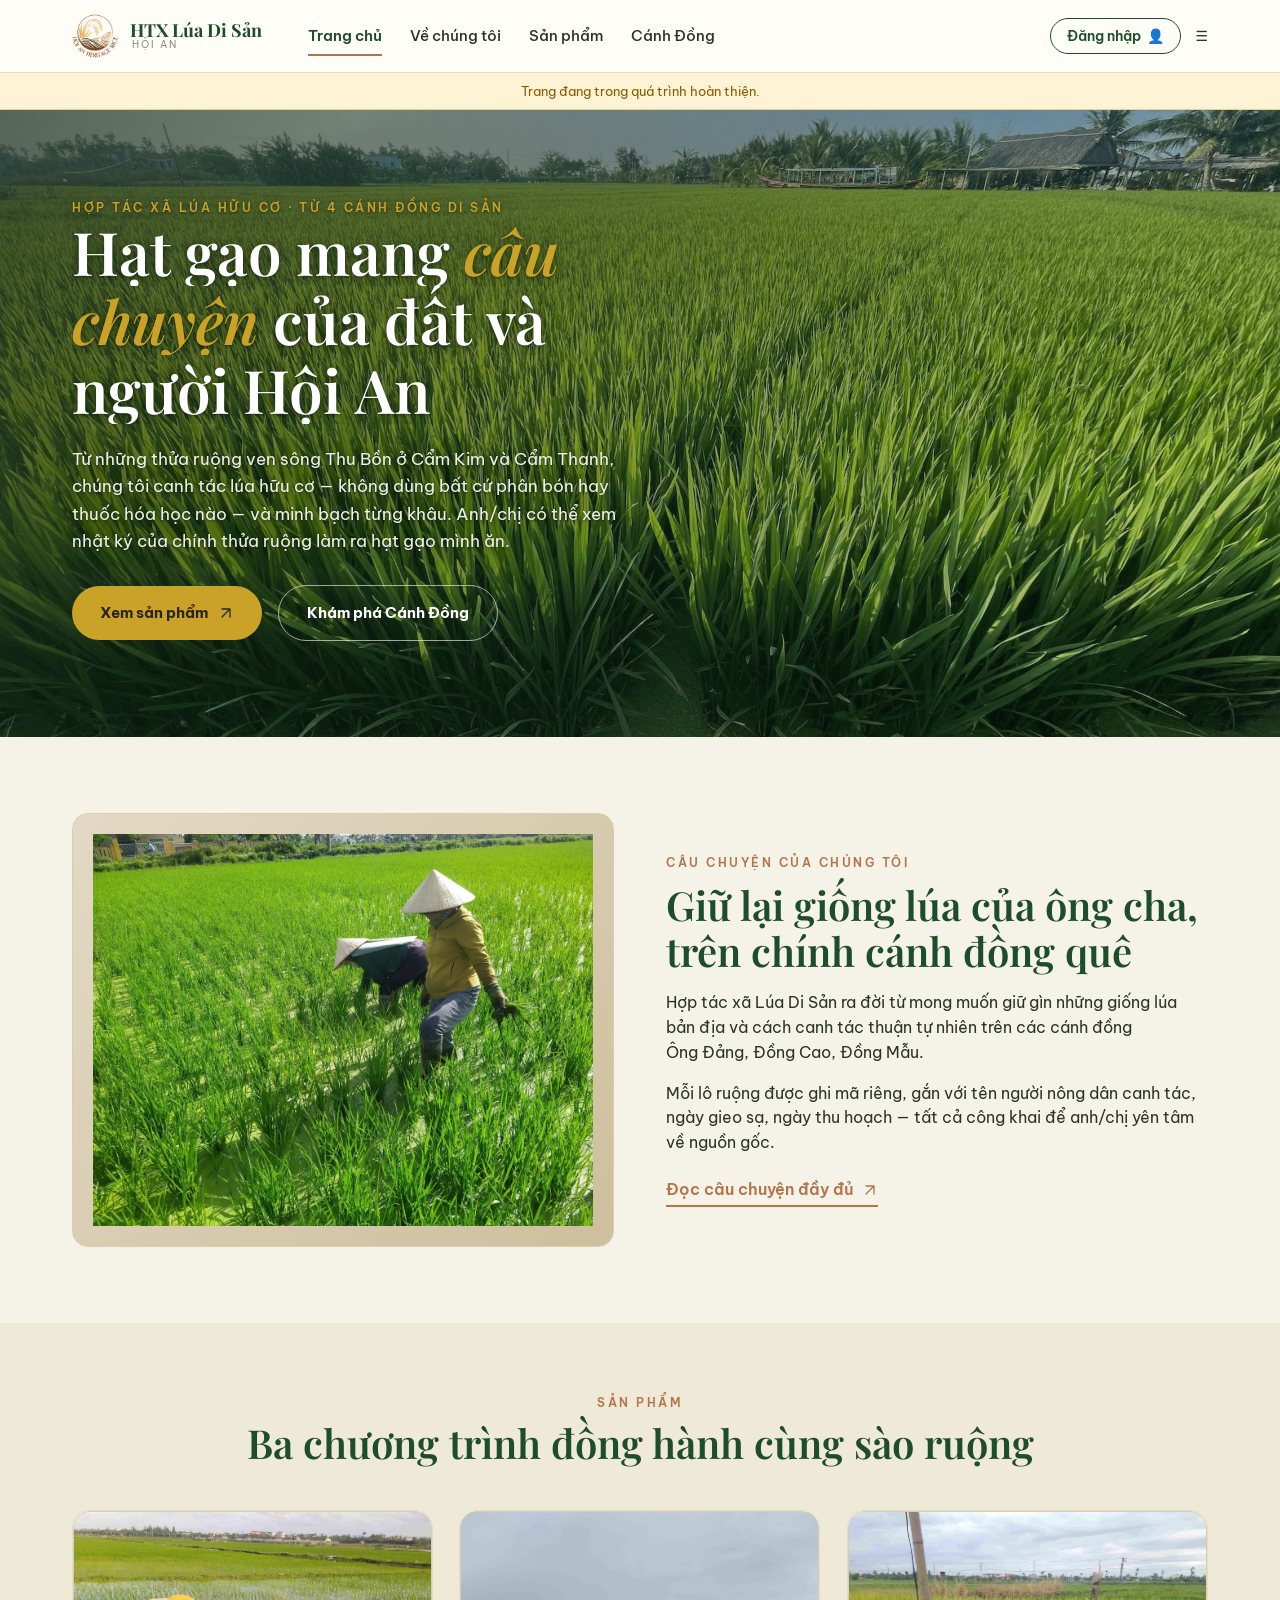
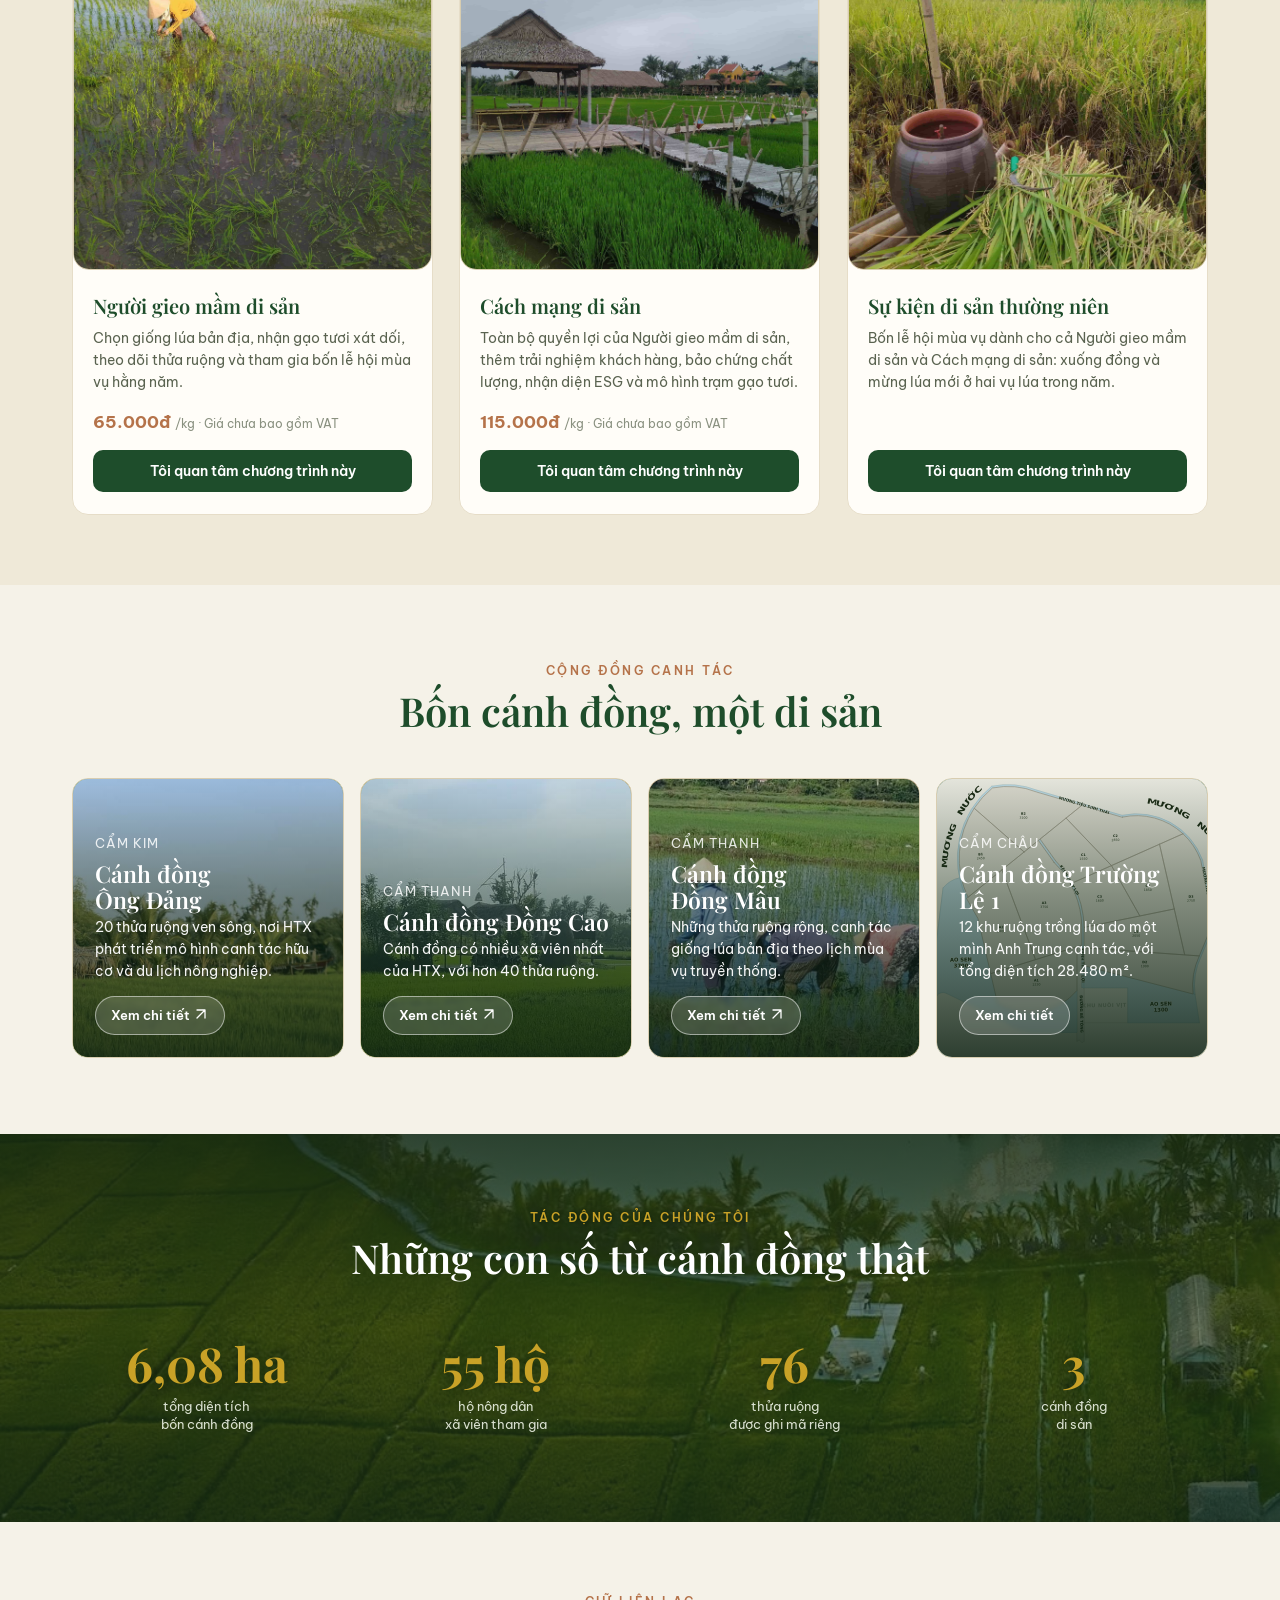
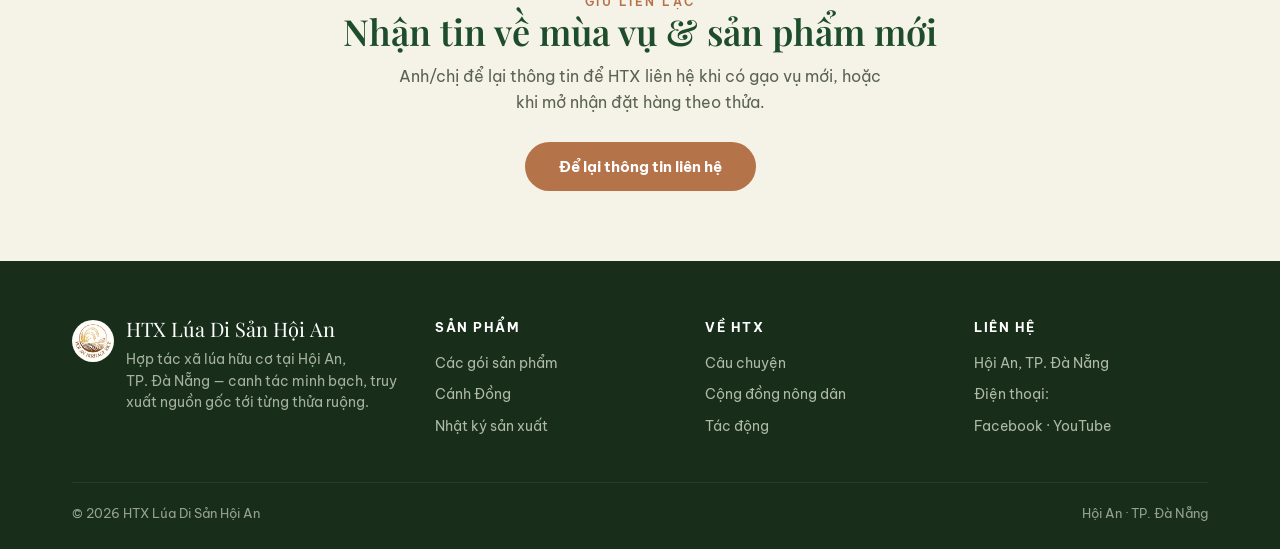
<file: index.html>
<!DOCTYPE html>
<html lang="vi">
<head>
<meta charset="UTF-8">
<meta name="viewport" content="width=device-width, initial-scale=1.0">
<title>HTX Lúa Di Sản Hội An — Gạo hữu cơ, truy xuất từng thửa ruộng</title>
<link rel="preconnect" href="https://fonts.googleapis.com/">
<link rel="preconnect" href="https://fonts.gstatic.com/" crossorigin>
<link href="https://fonts.googleapis.com/css2?family=Be+Vietnam+Pro:wght@400;500;600;700&family=Playfair+Display:ital,wght@0,500;0,600;0,700;1,500&display=swap" rel="stylesheet">
<style>
/* ============================================================
   BẢN NHÁP TRANG CHỦ — bố cục học theo lotusfoods.com,
   màu & font & chữ chỉnh riêng cho HTX Lúa Di Sản Hội An.
   Ảnh/chữ đều là nội dung MẪU — anh thay bằng nội dung thật.
   Khi chốt, phần CSS này sẽ dời vào css/chung.css.
   ============================================================ */
:root{
  --nen:#f5f2e8;        /* nền giấy dó */
  --nen-2:#efe9d8;      /* nền phụ nhạt hơn */
  --muc:#2b3524;        /* mực — chữ chính */
  --xanh-dam:#1e4d2b;   /* xanh lá đậm — header/footer (đồng bộ bản đồ) */
  --xanh-la:#6f9e4b;    /* xanh lá tươi */
  --xanh-rong:#8bc34a;
  --dat:#e3d9c4;        /* đất */
  --dat-som:#b5734a;    /* terracotta — nhấn */
  --vang:#c9a227;       /* vàng lúa — nhấn phụ */
  --trang:#fffdf8;
  --xam:#8a9180;
}
*{box-sizing:border-box;margin:0;padding:0}
html{scroll-behavior:smooth}
body{font-family:'Be Vietnam Pro',system-ui,sans-serif;background:var(--nen);color:var(--muc);line-height:1.6;-webkit-font-smoothing:antialiased}
h1,h2,h3{font-family:'Playfair Display',Georgia,serif;font-weight:600;line-height:1.15;color:var(--xanh-dam)}
a{color:inherit;text-decoration:none}
img{max-width:100%;display:block}
.wrap{max-width:1180px;margin:0 auto;padding:0 22px}
.eyebrow{font-size:12px;font-weight:600;letter-spacing:2.5px;text-transform:uppercase;color:var(--dat-som)}

/* ---- thanh thông báo trên cùng ---- */
.ttopbar{background:var(--xanh-dam);color:#f3ede0;font-size:12.5px;text-align:center;padding:7px 16px;letter-spacing:.4px}
.topbar b{color:var(--vang)}

/* ---- header / nav ---- */
header{position:sticky;top:0;z-index:40;background:var(--trang);border-bottom:1px solid #e4dcc8}
.nav{display:flex;align-items:center;gap:20px;height:72px}
.brand{display:flex;align-items:center;gap:12px}
.brand .logo{width:46px;height:46px;flex:none;object-fit:contain;transition:transform .35s cubic-bezier(.34,1.3,.64,1)}
.brand:hover .logo{transform:rotate(-6deg) scale(1.06)}
.brand .bname{font-family:'Playfair Display',serif;font-weight:700;font-size:18px;color:var(--xanh-dam);line-height:1.05}
.brand .bname small{display:block;font-family:'Be Vietnam Pro',sans-serif;font-weight:400;font-size:10px;letter-spacing:2px;text-transform:uppercase;color:var(--xam);
  /* Chữ H của Playfair có đệm trái rộng hơn của Be Vietnam Pro. Cùng căn
     trái nhưng nhìn lệch, nên đẩy dòng dưới sang phải 2px cho thẳng mắt. */
  padding-left:2px}
.nav .menu{display:flex;gap:28px;margin-left:26px;flex:1}
.nav .menu a{font-size:14.5px;font-weight:500;padding:6px 0;position:relative;color:var(--muc)}
.nav .menu a::after{content:"";position:absolute;left:0;right:100%;bottom:-2px;height:2px;background:var(--dat-som);transition:right .25s}
.nav .menu a:hover{color:var(--xanh-dam)}
.nav .menu a:hover::after,.nav .menu a.active::after{right:0}
.nav .menu a.active{color:var(--xanh-dam);font-weight:600}
.nav .acts{display:flex;align-items:center;gap:14px}
.nav .acts button,.nav .acts a.icon{background:none;border:none;cursor:pointer;font-family:inherit;font-size:14px;color:var(--muc);display:flex;align-items:center;gap:6px}
.nav .acts .dangnhap{border:1.5px solid var(--xanh-dam);color:var(--xanh-dam);border-radius:22px;padding:8px 16px;font-weight:600}
.nav .acts .dangnhap:hover{background:var(--xanh-dam);color:#fff}
.gio{position:relative}
.gio .dem{position:absolute;top:-8px;right:-10px;background:var(--dat-som);color:#fff;font-size:10px;font-weight:700;min-width:17px;height:17px;border-radius:9px;display:flex;align-items:center;justify-content:center;padding:0 4px}
.burger{display:none;background:none;border:none;font-size:24px;color:var(--xanh-dam);cursor:pointer}

/* ---- hero ---- */
.hero{position:relative;background:
   linear-gradient(120deg,rgba(30,77,43,.86),rgba(30,77,43,.35)),
   repeating-linear-gradient(115deg,#3c6b3a 0 3px,#437043 3px 26px);
   color:#fff;overflow:hidden}
.hero .wrap{padding:88px 22px 96px;position:relative;z-index:2}
.hero h1{color:#fff;font-size:clamp(34px,5.4vw,60px);max-width:16ch}
.hero h1 em{font-style:italic;color:var(--vang)}
.hero p{max-width:52ch;margin:22px 0 30px;font-size:17px;color:#eef3e6}
.hero .cta{display:inline-flex;align-items:center;gap:10px;background:var(--vang);color:#2b2410;font-weight:700;padding:15px 28px;border-radius:30px;font-size:15px;transition:transform .15s,background .2s}
.hero .cta:hover{transform:translateY(-2px);background:#dcb42f}
.hero .cta.phu{background:transparent;color:#fff;border:1.6px solid rgba(255,255,255,.6);margin-left:12px}
.hero .cta.phu:hover{background:rgba(255,255,255,.12)}

/* ---- dải mẫu nhắc nhở ---- */
.mau-banner{background:#fff3d6;border-bottom:1px solid #e6cf94;color:#8a5a00;font-size:12.5px;text-align:center;padding:8px 16px}

/* ---- câu chuyện ---- */
.chuyen{padding:76px 0}
.chuyen .grid{display:grid;grid-template-columns:1fr 1fr;gap:52px;align-items:center}
.chuyen .anh{aspect-ratio:5/4;border-radius:16px;background:
   linear-gradient(135deg,var(--dat) 0%,#cdbf9d 100%);
   display:flex;align-items:center;justify-content:center;color:#9a8a63;font-size:14px;text-align:center;padding:20px;border:1px solid #d8cdb0}
.chuyen h2{font-size:clamp(28px,3.6vw,40px);margin:10px 0 16px}
.chuyen p{margin-bottom:16px;font-size:15.5px}
.chuyen .doc-them{display:inline-flex;align-items:center;gap:8px;margin-top:6px;font-weight:600;color:var(--dat-som);border-bottom:2px solid var(--dat-som);padding-bottom:2px}

/* ---- sản phẩm nổi bật ---- */
.sanpham{padding:70px 0;background:var(--nen-2)}
.sec-head{text-align:center;margin-bottom:44px}
.sec-head h2{font-size:clamp(28px,3.6vw,40px);margin-top:8px}
.sp-grid{display:grid;grid-template-columns:repeat(3,1fr);gap:26px}
.sp-card{background:var(--trang);border:1px solid #e6ddc8;border-radius:16px;overflow:hidden;display:flex;flex-direction:column;transition:transform .18s,box-shadow .18s}
.sp-card:hover{transform:translateY(-4px);box-shadow:0 14px 30px rgba(60,50,20,.12)}
.sp-card .hinh{aspect-ratio:1;background:linear-gradient(150deg,#e8dfc7,#d7c9a6);display:flex;align-items:center;justify-content:center;color:#9a8a63;font-size:13px}
.sp-card .than{padding:20px 20px 22px;display:flex;flex-direction:column;flex:1}
.sp-card .goi-ten{font-family:'Playfair Display',serif;font-size:20px;font-weight:600;color:var(--xanh-dam);margin-bottom:6px}
.sp-card .goi-mo{font-size:13.5px;color:#5a6350;flex:1;margin-bottom:16px}
.sp-card .goi-gia{font-weight:700;color:var(--dat-som);font-size:17px;margin-bottom:14px}
.sp-card .goi-gia small{font-weight:400;color:var(--xam);font-size:12px}
.sp-card .them-gio{background:var(--xanh-dam);color:#fff;border:none;font-family:inherit;font-weight:600;font-size:14px;padding:12px;border-radius:10px;cursor:pointer;transition:background .2s}
.sp-card .them-gio:hover{background:#163a20}

/* ---- cộng đồng canh tác ---- */
.congdong{padding:76px 0}
.cd-grid{display:grid;grid-template-columns:repeat(4,minmax(0,1fr));gap:16px;margin-top:8px}
.cd-card{border-radius:16px;overflow:hidden;position:relative;min-height:280px;display:flex;flex-direction:column;justify-content:flex-end;color:#fff;padding:22px;border:1px solid #d8cdb0}
/* Ảnh thật của cánh đồng làm nền thẻ. Dùng lại đúng 3 file ảnh của trang
   chi tiết (img/dong-*.jpg) — không cần thêm file mới. Thiếu ảnh thì lộ
   nền gradient f1/f2/f3 như cũ, không vỡ layout. */
.cd-card .cd-bg{position:absolute;inset:0;z-index:0;width:100%;height:100%;object-fit:cover;
  transition:transform .5s cubic-bezier(.22,.61,.36,1)}
.cd-card .cd-bg.loi{display:none}
.cd-card::after{content:"";position:absolute;inset:0;z-index:1;pointer-events:none;
  background:linear-gradient(180deg,rgba(20,45,25,.10) 0%,rgba(18,42,23,.48) 42%,rgba(12,32,17,.86) 100%)}
.cd-card > *{position:relative;z-index:2}
.cd-card > .cd-bg{z-index:0}
.cd-card:hover .cd-bg{transform:scale(1.07)}
.cd-card.f1{background:linear-gradient(180deg,rgba(30,77,43,.15),rgba(30,77,43,.82)),linear-gradient(135deg,#7fae57,#3c6b3a)}
.cd-card.f2{background:linear-gradient(180deg,rgba(30,77,43,.15),rgba(30,77,43,.82)),linear-gradient(135deg,#c9a227,#8a6d1c)}
.cd-card.f4{background:linear-gradient(135deg,#4d8d87,#28665f)}
.cd-card.f3{background:linear-gradient(180deg,rgba(30,77,43,.15),rgba(30,77,43,.82)),linear-gradient(135deg,#b5734a,#7d4a2b)}
.cd-card h3{color:#fff;font-size:23px;margin-bottom:4px}
.cd-card .cd-vt{font-size:12.5px;letter-spacing:1px;text-transform:uppercase;opacity:.85;margin-bottom:8px}
.cd-card .cd-mo{font-size:13.5px;opacity:.95;margin-bottom:14px}
.cd-card .cd-link{align-self:flex-start;background:rgba(255,255,255,.16);border:1px solid rgba(255,255,255,.5);color:#fff;font-size:13px;font-weight:600;padding:8px 15px;border-radius:20px;backdrop-filter:blur(2px)}
.cd-card .cd-link:hover{background:rgba(255,255,255,.28)}

/* ---- tác động (số liệu thật từ Notion) ---- */
.tacdong{padding:74px 0;background:var(--xanh-dam);color:#eef3e6}
/* Ảnh nền cho mục Tác động — dùng lại cơ chế .hero-anh của css/hieu-ung.css.
   Chỉ đổi lớp phủ: hero phủ đậm bên trái vì chữ căn trái, còn mục này chữ
   căn giữa nên phủ đều trên–dưới, chừa sáng ở khoảng giữa cho thấy ảnh. */
.tacdong.hero-anh::after{
  background:linear-gradient(180deg,
     rgba(14,36,19,.82) 0%,
     rgba(16,42,22,.58) 50%,
     rgba(14,36,19,.82) 100%);
}
.tacdong.hero-anh .so{text-shadow:0 2px 14px rgba(10,26,14,.55)}
.tacdong .sec-head h2{color:#fff}
.tacdong .eyebrow{color:var(--vang)}
.td-grid{display:grid;grid-template-columns:repeat(4,1fr);gap:20px;margin-top:10px}
.td-o{text-align:center;padding:14px}
.td-o .so{font-family:'Playfair Display',serif;font-size:clamp(32px,4vw,48px);font-weight:700;color:var(--vang);line-height:1}
.td-o .nhan{font-size:13px;margin-top:10px;opacity:.9;line-height:1.4}

/* ---- CTA cuối ---- */
.dangky{padding:70px 0;text-align:center}
.dangky h2{font-size:clamp(26px,3.4vw,36px);margin-bottom:12px}
.dangky p{max-width:46ch;margin:0 auto 26px;color:#5a6350}
.dangky .form{display:flex;gap:10px;max-width:440px;margin:0 auto;flex-wrap:wrap;justify-content:center}
.dangky input{flex:1;min-width:220px;font-family:inherit;font-size:15px;padding:14px 16px;border:1.5px solid #cfc8b4;border-radius:28px;background:#fff}
.dangky .form button{background:var(--dat-som);color:#fff;border:none;font-family:inherit;font-weight:700;font-size:15px;padding:14px 28px;border-radius:28px;cursor:pointer}
.dangky .form button:hover{background:#9c5f3c}

/* ---- footer ---- */
footer{background:#182e1a;color:#c9d3c0;font-size:14px;padding:56px 0 26px}
.ft-grid{display:grid;grid-template-columns:1.4fr 1fr 1fr 1fr;gap:36px;margin-bottom:36px}
.ft-brand{display:flex;align-items:flex-start;gap:12px}
.ft-brand .ft-logo{margin-top:3px}
.ft-brand .ft-txt{min-width:0}          /* cho phép chữ xuống dòng gọn trong cột hẹp */
.ft-brand .bname{font-family:'Playfair Display',serif;font-size:20px;color:#fff;margin-bottom:8px;line-height:1.2}
.ft-brand p{font-size:13.5px;opacity:.8;max-width:34ch;line-height:1.6}
footer h4{color:#fff;font-family:'Be Vietnam Pro',sans-serif;font-size:13px;letter-spacing:1.5px;text-transform:uppercase;margin-bottom:14px}
footer ul{list-style:none}
footer ul li{margin-bottom:9px}
footer ul a{font-size:13.5px;opacity:.85}
footer ul a:hover{opacity:1;color:var(--vang)}
.ft-duoi{border-top:1px solid #2c4430;padding-top:20px;display:flex;justify-content:space-between;flex-wrap:wrap;gap:12px;font-size:12.5px;opacity:.7}

/* ---- modal đăng nhập ---- */
.modal-phu{position:fixed;inset:0;background:rgba(20,28,15,.55);display:none;align-items:center;justify-content:center;z-index:80;padding:16px}
.modal-phu.mo{display:flex}
.modal{background:#fff;width:100%;max-width:420px;border-radius:18px;padding:26px 24px 30px}
.modal h2{font-size:22px;margin-bottom:6px}
.modal p.sub{font-size:13px;color:#6b7263;margin-bottom:16px}
.form-o{margin-bottom:13px}
.form-o label{display:block;font-size:12.5px;font-weight:600;margin-bottom:5px;color:#41503a}
.form-o input{width:100%;font-family:inherit;font-size:14px;padding:11px;border:1.5px solid #cfc8b4;border-radius:9px;background:#fdfcf8}
.nut-gui{width:100%;padding:14px;border:none;border-radius:11px;background:var(--xanh-dam);color:#fff;font-family:inherit;font-size:15px;font-weight:600;cursor:pointer;margin-top:4px}
.dong{display:block;margin:14px auto 0;background:none;border:none;color:#8a9180;font-size:13px;cursor:pointer;font-family:inherit}

/* ---- responsive ---- */
@media(max-width:900px){
  .chuyen .grid,.sp-grid,.cd-grid{grid-template-columns:1fr}
  .td-grid{grid-template-columns:repeat(2,1fr)}
  .ft-grid{grid-template-columns:1fr 1fr}
}
@media(max-width:680px){
  .nav .menu,.nav .acts .dangnhap span{display:none}
  .burger{display:block}
  .nav{gap:12px}
  .ft-grid{grid-template-columns:1fr}
  .hero .wrap{padding:64px 22px 70px}
  .hero .cta.phu{margin-left:0;margin-top:12px}
}
@media(max-width:1100px){.cd-grid{grid-template-columns:repeat(2,minmax(0,1fr))}}
@media(max-width:650px){.cd-grid{grid-template-columns:1fr}}
</style>
<link rel="stylesheet" href="css/hieu-ung.css">
<link rel="icon" type="image/png" href="img/favicon.png">
<!-- TOÀN BỘ CHỮ CỦA WEBSITE nằm trong file này. Nạp sớm để trang chi tiết dùng được. -->
<script src="js/noi-dung.js?v=20261117e"></script>
<link rel="stylesheet" href="css/mobile-ui.css?v=20260925a">
</head>
<body>

<header>
  <div class="wrap nav">
    <a href="index.html" class="brand">
      <img src="img/logo.png" class="logo" alt="Logo HTX Lúa Di Sản Hội An" width="46" height="46">
      <span class="bname">HTX Lúa Di Sản<small>Hội An</small></span>
    </a>
    <nav class="menu">
      <a href="index.html" class="active">Trang chủ</a>
      <a href="ve-chung-toi.html">Về chúng tôi</a>
      <a href="san-pham.html">Sản phẩm</a>
      <a href="canh-dong.html">Cánh Đồng</a>
    </nav>
    <div class="acts">
      <button class="dangnhap nut-noi" onclick="moModal('mpDN')"><span>Đăng nhập</span>👤</button>
      <button class="burger" aria-label="Mở menu" aria-expanded="false">☰</button>
    </div>
  </div>
</header>

<div class="mau-banner" data-nd="chung.bangThongBao"></div>
<!-- ===== HERO ===== -->
<section class="hero hero-anh">
  <img class="hero-bg" src="img/hero-trang-chu.jpg" alt="" onerror="this.classList.add('loi')">
  <div class="wrap">
    <div class="eyebrow" style="color:var(--vang)" data-nd="trangChu.hero.nhan"></div>
    <h1 data-nd="trangChu.hero.tieuDe"></h1>
    <p data-nd="trangChu.hero.dan"></p>
    <a href="san-pham.html" class="cta nut-noi" data-nd="trangChu.hero.nut1"></a>
    <a href="canh-dong.html" class="cta phu nut-noi" data-nd="trangChu.hero.nut2"></a>
  </div>
</section>

<!-- ===== CÂU CHUYỆN ===== -->
<section class="chuyen">
  <div class="wrap grid">
    <div class="anh khung-anh ti-le-5-4"><span class="goi-y"></span><img class="anh-that" src="img/cau-chuyen.jpg" alt="Cánh đồng lúa của HTX Lúa Di Sản Hội An"></div>
    <div>
      <div class="eyebrow" data-nd="trangChu.cauChuyen.nhan"></div>
      <h2 data-nd="trangChu.cauChuyen.tieuDe"></h2>
      <p data-nd="trangChu.cauChuyen.doan1"></p>
      <p data-nd="trangChu.cauChuyen.doan2"></p>
      <a href="ve-chung-toi.html" class="doc-them nut-noi" data-nd="trangChu.cauChuyen.nut"></a>
    </div>
  </div>
</section>

<!-- ===== SẢN PHẨM NỔI BẬT ===== -->
<section class="sanpham">
  <div class="wrap">
    <div class="sec-head">
      <div class="eyebrow" data-nd="trangChu.sanPham.nhan"></div>
      <h2 data-nd="trangChu.sanPham.tieuDe"></h2>
    </div>
    <div class="sp-grid">
      <a class="sp-card the-noi" href="chi-tiet.html?loai=san-pham&ma=gieo-mam">
        <div class="hinh khung-anh ti-le-1-1"><span class="goi-y"></span><img class="anh-that" src="img/goi-1-gieo-mam.jpg" alt="Người gieo mầm di sản"></div>
        <div class="than">
          <div class="goi-ten" data-nd="goi.muc.gieo-mam.ten"></div>
          <div class="goi-mo" data-nd="goi.muc.gieo-mam.tomTat"></div>
          <div class="goi-gia" data-nd-gia="goi.muc.gieo-mam"></div>
          <button class="them-gio nut-noi" data-nd="goi.muc.gieo-mam.nutMua" onclick="event.preventDefault();event.stopPropagation();moFormQuanTam(tenGoi('gieo-mam'))"></button>
        </div><span class="dau-bam"><svg class="nav-arrow" width="16" height="16" viewBox="0 0 20 20" aria-hidden="true" focusable="false"><path d="M5 15 15 5M5 5h10v10" fill="none" stroke="currentColor" stroke-width="1.6" stroke-linecap="round" stroke-linejoin="round"/></svg></span>
      </a>
      <a class="sp-card the-noi" href="chi-tiet.html?loai=san-pham&ma=doi-tac">
        <div class="hinh khung-anh ti-le-1-1"><span class="goi-y"></span><img class="anh-that" src="img/goi-3-doi-tac.jpg" alt="Cách mạng di sản"></div>
        <div class="than">
          <div class="goi-ten" data-nd="goi.muc.doi-tac.ten"></div>
          <div class="goi-mo" data-nd="goi.muc.doi-tac.tomTat"></div>
          <div class="goi-gia" data-nd-gia="goi.muc.doi-tac"></div>
          <button class="them-gio nut-noi" data-nd="goi.muc.doi-tac.nutMua" onclick="event.preventDefault();event.stopPropagation();moFormQuanTam(tenGoi('doi-tac'))"></button>
        </div><span class="dau-bam"><svg class="nav-arrow" width="16" height="16" viewBox="0 0 20 20" aria-hidden="true" focusable="false"><path d="M5 15 15 5M5 5h10v10" fill="none" stroke="currentColor" stroke-width="1.6" stroke-linecap="round" stroke-linejoin="round"/></svg></span>
      </a>
      <a class="sp-card the-noi" href="chi-tiet.html?loai=san-pham&ma=su-kien-doc-ban">
        <div class="hinh khung-anh ti-le-1-1"><span class="goi-y"></span><img class="anh-that" src="img/timeline/12-ngay-hoi-gat.jpg" alt="Sự kiện di sản thường niên"></div>
        <div class="than">
          <div class="goi-ten" data-nd="goi.muc.su-kien-doc-ban.ten"></div>
          <div class="goi-mo" data-nd="goi.muc.su-kien-doc-ban.tomTat"></div>
          <button class="them-gio nut-noi" data-nd="goi.muc.su-kien-doc-ban.nutMua" onclick="event.preventDefault();event.stopPropagation();moFormQuanTam(tenGoi('su-kien-doc-ban'))"></button>
        </div><span class="dau-bam"><svg class="nav-arrow" width="16" height="16" viewBox="0 0 20 20" aria-hidden="true" focusable="false"><path d="M5 15 15 5M5 5h10v10" fill="none" stroke="currentColor" stroke-width="1.6" stroke-linecap="round" stroke-linejoin="round"/></svg></span>
      </a>
    </div>
  </div>
</section>

<!-- ===== CỘNG ĐỒNG CANH TÁC ===== -->
<section class="congdong">
  <div class="wrap">
    <div class="sec-head">
      <div class="eyebrow" data-nd="trangChu.congDong.nhan"></div>
      <h2 data-nd="trangChu.congDong.tieuDe"></h2>
    </div>
    <div class="cd-grid">
      <a class="cd-card f1 the-noi" href="chi-tiet.html?loai=canh-dong&ma=ong-dang">
        <img class="cd-bg anh-that" src="img/dong-ong-dang.jpg" alt="Cánh đồng Ông Đảng">
        <div class="cd-vt" data-nd="canhDong.muc.ong-dang.viTri"></div>
        <h3 data-nd="canhDong.muc.ong-dang.ten"></h3>
        <div class="cd-mo" data-nd="canhDong.muc.ong-dang.tomTat"></div>
        <span class="cd-link">Xem chi tiết <svg class="nav-arrow" width="16" height="16" viewBox="0 0 20 20" aria-hidden="true" focusable="false"><path d="M5 15 15 5M5 5h10v10" fill="none" stroke="currentColor" stroke-width="1.6" stroke-linecap="round" stroke-linejoin="round"/></svg></span><span class="dau-bam"><svg class="nav-arrow" width="16" height="16" viewBox="0 0 20 20" aria-hidden="true" focusable="false"><path d="M5 15 15 5M5 5h10v10" fill="none" stroke="currentColor" stroke-width="1.6" stroke-linecap="round" stroke-linejoin="round"/></svg></span>
      </a>
      <a class="cd-card f2 the-noi" href="chi-tiet.html?loai=canh-dong&ma=dong-cao">
        <img class="cd-bg anh-that" src="img/dong-dong-cao.jpg" alt="Cánh đồng Đồng Cao">
        <div class="cd-vt" data-nd="canhDong.muc.dong-cao.viTri"></div>
        <h3 data-nd="canhDong.muc.dong-cao.ten"></h3>
        <div class="cd-mo" data-nd="canhDong.muc.dong-cao.tomTat"></div>
        <span class="cd-link">Xem chi tiết <svg class="nav-arrow" width="16" height="16" viewBox="0 0 20 20" aria-hidden="true" focusable="false"><path d="M5 15 15 5M5 5h10v10" fill="none" stroke="currentColor" stroke-width="1.6" stroke-linecap="round" stroke-linejoin="round"/></svg></span><span class="dau-bam"><svg class="nav-arrow" width="16" height="16" viewBox="0 0 20 20" aria-hidden="true" focusable="false"><path d="M5 15 15 5M5 5h10v10" fill="none" stroke="currentColor" stroke-width="1.6" stroke-linecap="round" stroke-linejoin="round"/></svg></span>
      </a>
      <a class="cd-card f3 the-noi" href="chi-tiet.html?loai=canh-dong&ma=dong-mau">
        <img class="cd-bg anh-that" src="img/dong-dong-mau.jpg" alt="Cánh đồng Đồng Mẫu">
        <div class="cd-vt" data-nd="canhDong.muc.dong-mau.viTri"></div>
        <h3 data-nd="canhDong.muc.dong-mau.ten"></h3>
        <div class="cd-mo" data-nd="canhDong.muc.dong-mau.tomTat"></div>
        <span class="cd-link">Xem chi tiết <svg class="nav-arrow" width="16" height="16" viewBox="0 0 20 20" aria-hidden="true" focusable="false"><path d="M5 15 15 5M5 5h10v10" fill="none" stroke="currentColor" stroke-width="1.6" stroke-linecap="round" stroke-linejoin="round"/></svg></span><span class="dau-bam"><svg class="nav-arrow" width="16" height="16" viewBox="0 0 20 20" aria-hidden="true" focusable="false"><path d="M5 15 15 5M5 5h10v10" fill="none" stroke="currentColor" stroke-width="1.6" stroke-linecap="round" stroke-linejoin="round"/></svg></span>
      </a>
      <a class="cd-card f4 the-noi" href="chi-tiet.html?loai=canh-dong&ma=truong-le-1">
        <img class="cd-bg anh-that" src="img/truong-le-1-ban-do.svg?v=20261117e" alt="Sơ đồ cánh đồng Trường Lệ 1">
        <div class="cd-vt" data-nd="canhDong.muc.truong-le-1.viTri"></div>
        <h3 data-nd="canhDong.muc.truong-le-1.ten"></h3>
        <div class="cd-mo" data-nd="canhDong.muc.truong-le-1.tomTat"></div>
        <span class="cd-link">Xem chi tiết</span>
      </a>
    </div>
  </div>
</section>

<!-- ===== TÁC ĐỘNG ===== -->
<section class="tacdong hero-anh">
  <img class="hero-bg" src="img/hero-tac-dong.jpg" alt="" onerror="this.classList.add('loi')">
  <div class="wrap">
    <div class="sec-head">
      <div class="eyebrow" data-nd="trangChu.tacDong.nhan"></div>
      <h2 data-nd="trangChu.tacDong.tieuDe"></h2>
    </div>
    <div class="td-grid">
      <div class="td-o"><div class="so" id="tdDienTich">—</div><div class="nhan" data-nd="trangChu.tacDong.nhan1"></div></div>
      <div class="td-o"><div class="so" id="tdSoHo">—</div><div class="nhan" data-nd="trangChu.tacDong.nhan2"></div></div>
      <div class="td-o"><div class="so" id="tdThua">—</div><div class="nhan" data-nd="trangChu.tacDong.nhan3"></div></div>
      <div class="td-o"><div class="so" id="tdSoDong">0</div><div class="nhan" data-nd="trangChu.tacDong.nhan4"></div></div>
    </div>
  </div>
</section>

<!-- ===== ĐĂNG KÝ ===== -->
<section class="dangky">
  <div class="wrap">
    <div class="eyebrow" data-nd="trangChu.dangKy.nhan"></div>
    <h2 data-nd="trangChu.dangKy.tieuDe"></h2>
    <p data-nd="trangChu.dangKy.dan"></p>
    <button class="nut-noi" onclick="moFormQuanTam('')" style="background:var(--dat-som);color:#fff;border:none;font-family:inherit;font-weight:700;font-size:15px;padding:15px 34px;border-radius:28px;cursor:pointer" data-nd="trangChu.dangKy.nut"></button>
  </div>
</section>

<!-- ===== FOOTER ===== -->
<footer>
  <div class="wrap">
    <div class="ft-grid">
      <div class="ft-brand">
        <img class="ft-logo" src="img/logo.png" alt="Logo HTX Lúa Di Sản Hội An" width="42" height="42">
        <div class="ft-txt">
          <div class="bname" data-nd="chung.tenDayDu"></div>
          <p data-nd="trangChu.footer.gioiThieu"></p>
        </div>
      </div>
      <div>
        <h4>Sản phẩm</h4>
        <ul>
          <li><a href="san-pham.html">Các gói sản phẩm</a></li>
          <li><a href="canh-dong.html">Cánh Đồng</a></li>
          <li><a href="san-pham.html">Nhật ký sản xuất</a></li>
        </ul>
      </div>
      <div>
        <h4>Về HTX</h4>
        <ul>
          <li><a href="ve-chung-toi.html">Câu chuyện</a></li>
          <li><a href="ve-chung-toi.html">Cộng đồng nông dân</a></li>
          <li><a href="ve-chung-toi.html">Tác động</a></li>
        </ul>
      </div>
      <div>
        <h4>Liên hệ</h4>
        <ul>
          <li><a href="#" data-nd="trangChu.footer.diaChi"></a></li>
          <li><a href="#" data-nd="trangChu.footer.dienThoai"></a></li>
          <li><a href="#" data-nd="trangChu.footer.mangXaHoi"></a></li>
        </ul>
      </div>
    </div>
    <div class="ft-duoi">
      <span data-nd="trangChu.footer.banQuyen"></span>
      <span data-nd="trangChu.footer.dongCuoi"></span>
    </div>
  </div>
</footer>

<!-- Modal đăng nhập (dùng chung cơ chế với bản đồ) -->
<div class="modal-phu" id="mpDN">
  <div class="modal">
    <h2 data-nd="chung.dangNhap.tieuDe"></h2>
    <p class="sub" data-nd="chung.dangNhap.dan"></p>
    <div class="form-o"><label data-nd="chung.dangNhap.nhanUser"></label><input id="dnUser" autocomplete="username"></div>
    <div class="form-o"><label data-nd="chung.dangNhap.nhanPass"></label><input id="dnPass" type="password" autocomplete="current-password"></div>
    <div class="fqt-loi" id="dnLoi" style="color:#b03c2a;font-size:13px;min-height:18px"></div><button class="nut-gui nut-noi" id="dnGui" onclick="dangNhap()" data-nd="chung.dangNhap.nut"></button>
    <button class="dong" onclick="dongModal('mpDN')">Đóng</button>
  </div>
</div>

<script>
</script>
<script src="js/chung.js"></script>
<script src="js/form-quan-tam.js"></script>
<script src="js/hieu-ung.js"></script>
<!-- Tổng các số cố định, không gọi Notion hoặc đọc bộ đệm số liệu mùa vụ. -->
<script src="js/canh-dong-so-chot.js?v=20261117b"></script>
<script src="js/dem-so.js?v=20260914c"></script>
<script src="js/so-lieu-tong.js?v=20260914c"></script>
</body>
</html>
</file>
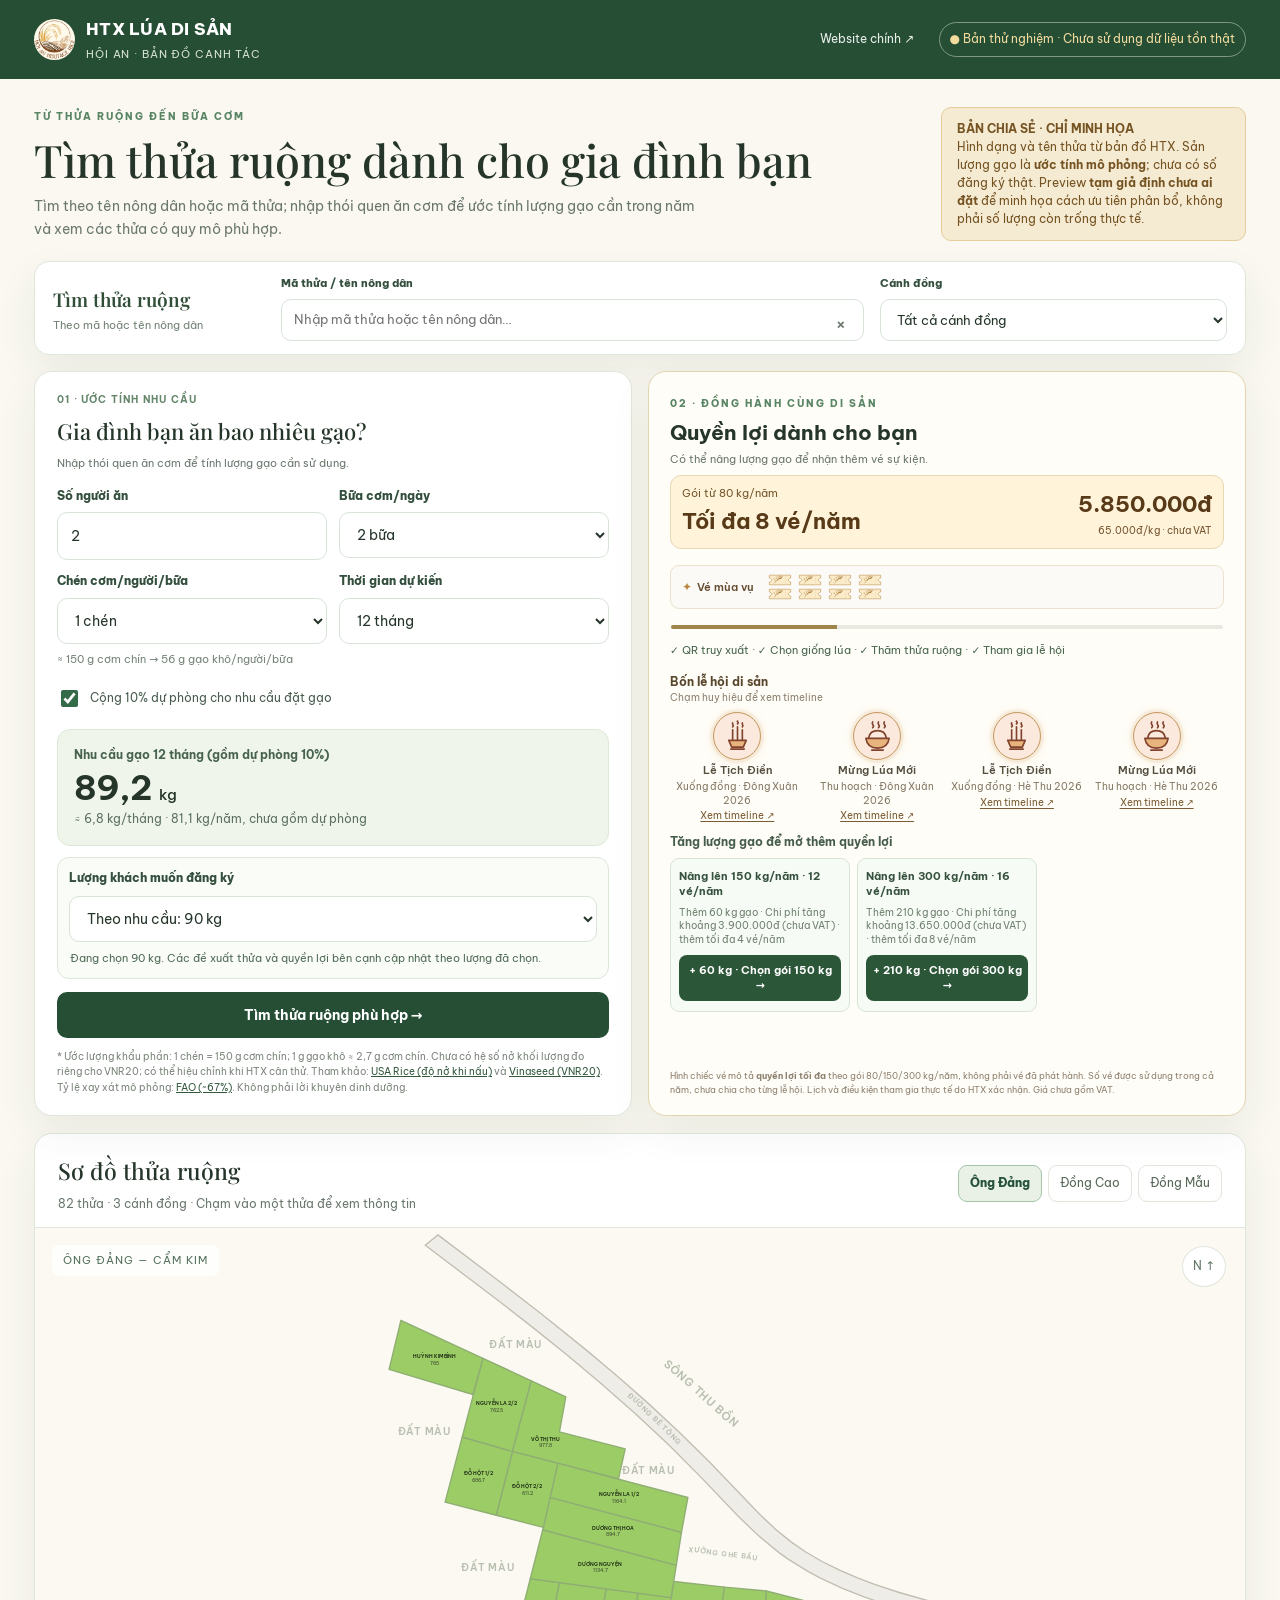
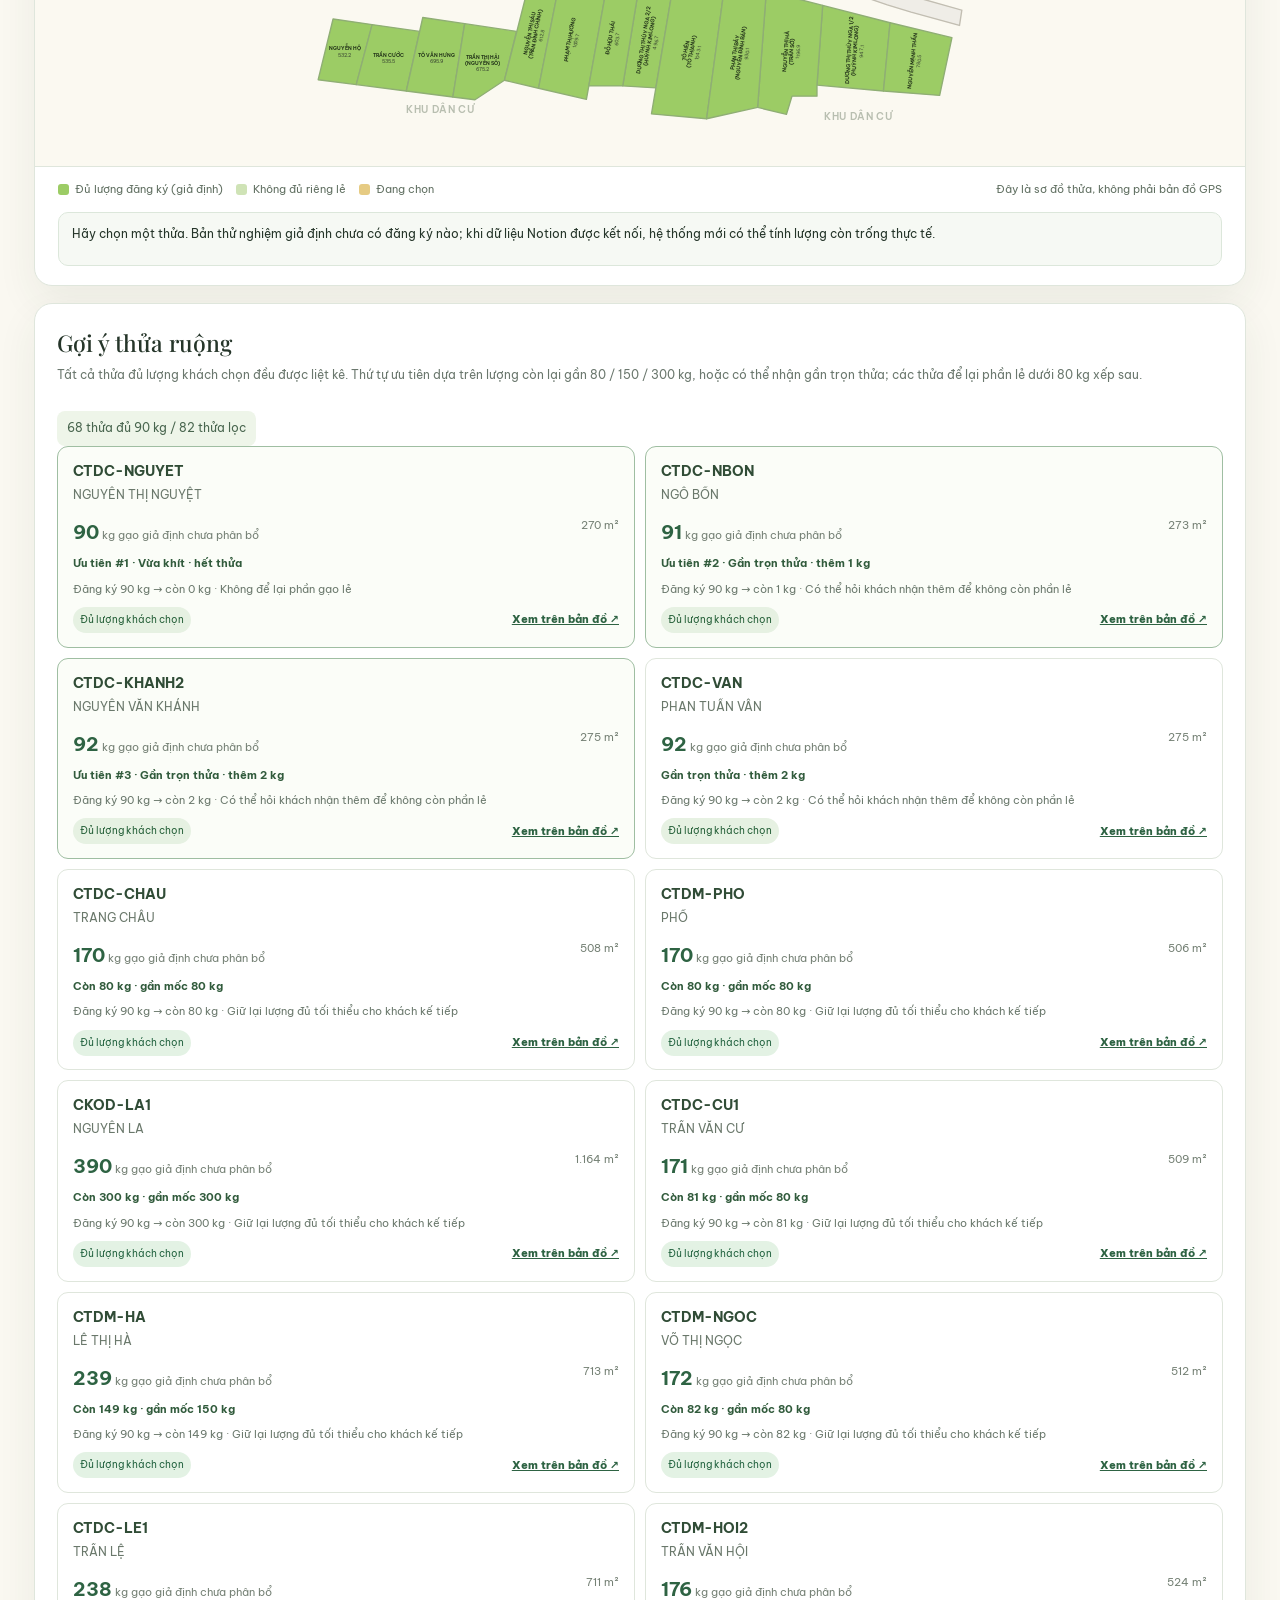
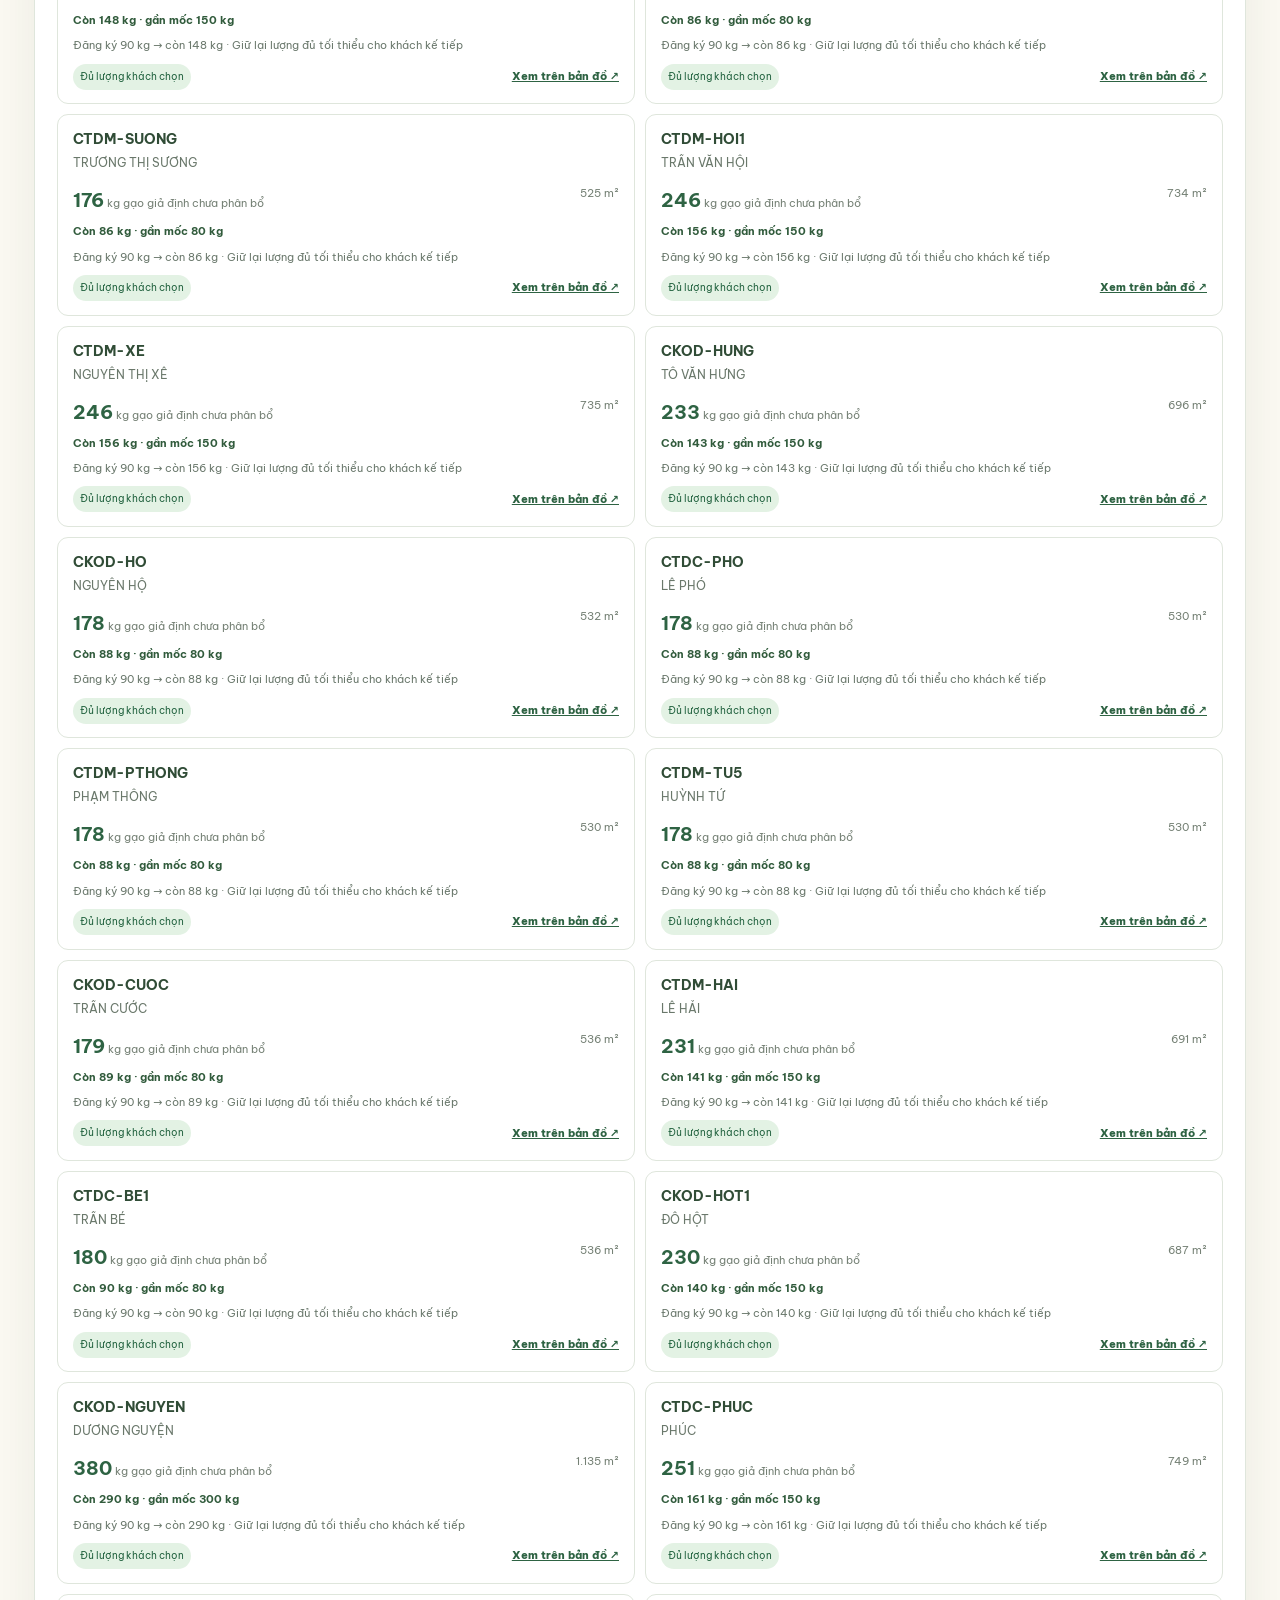
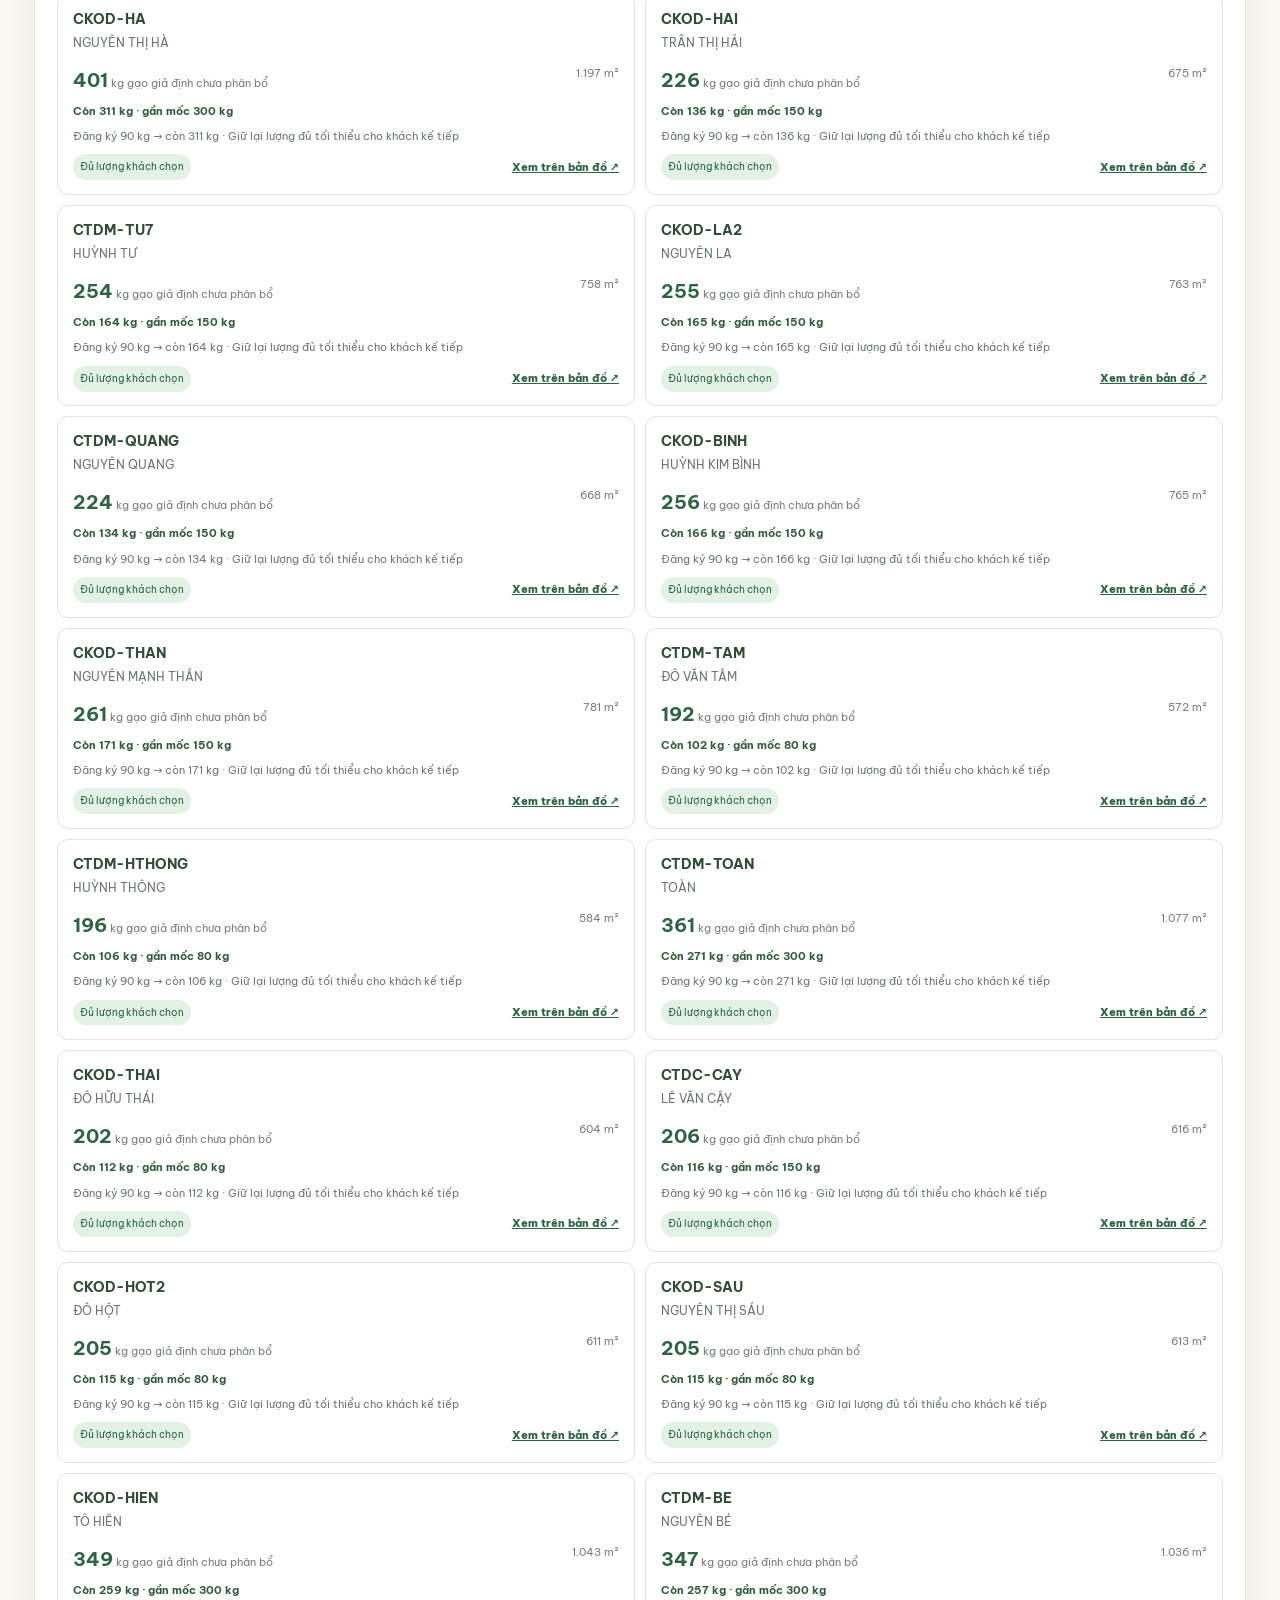
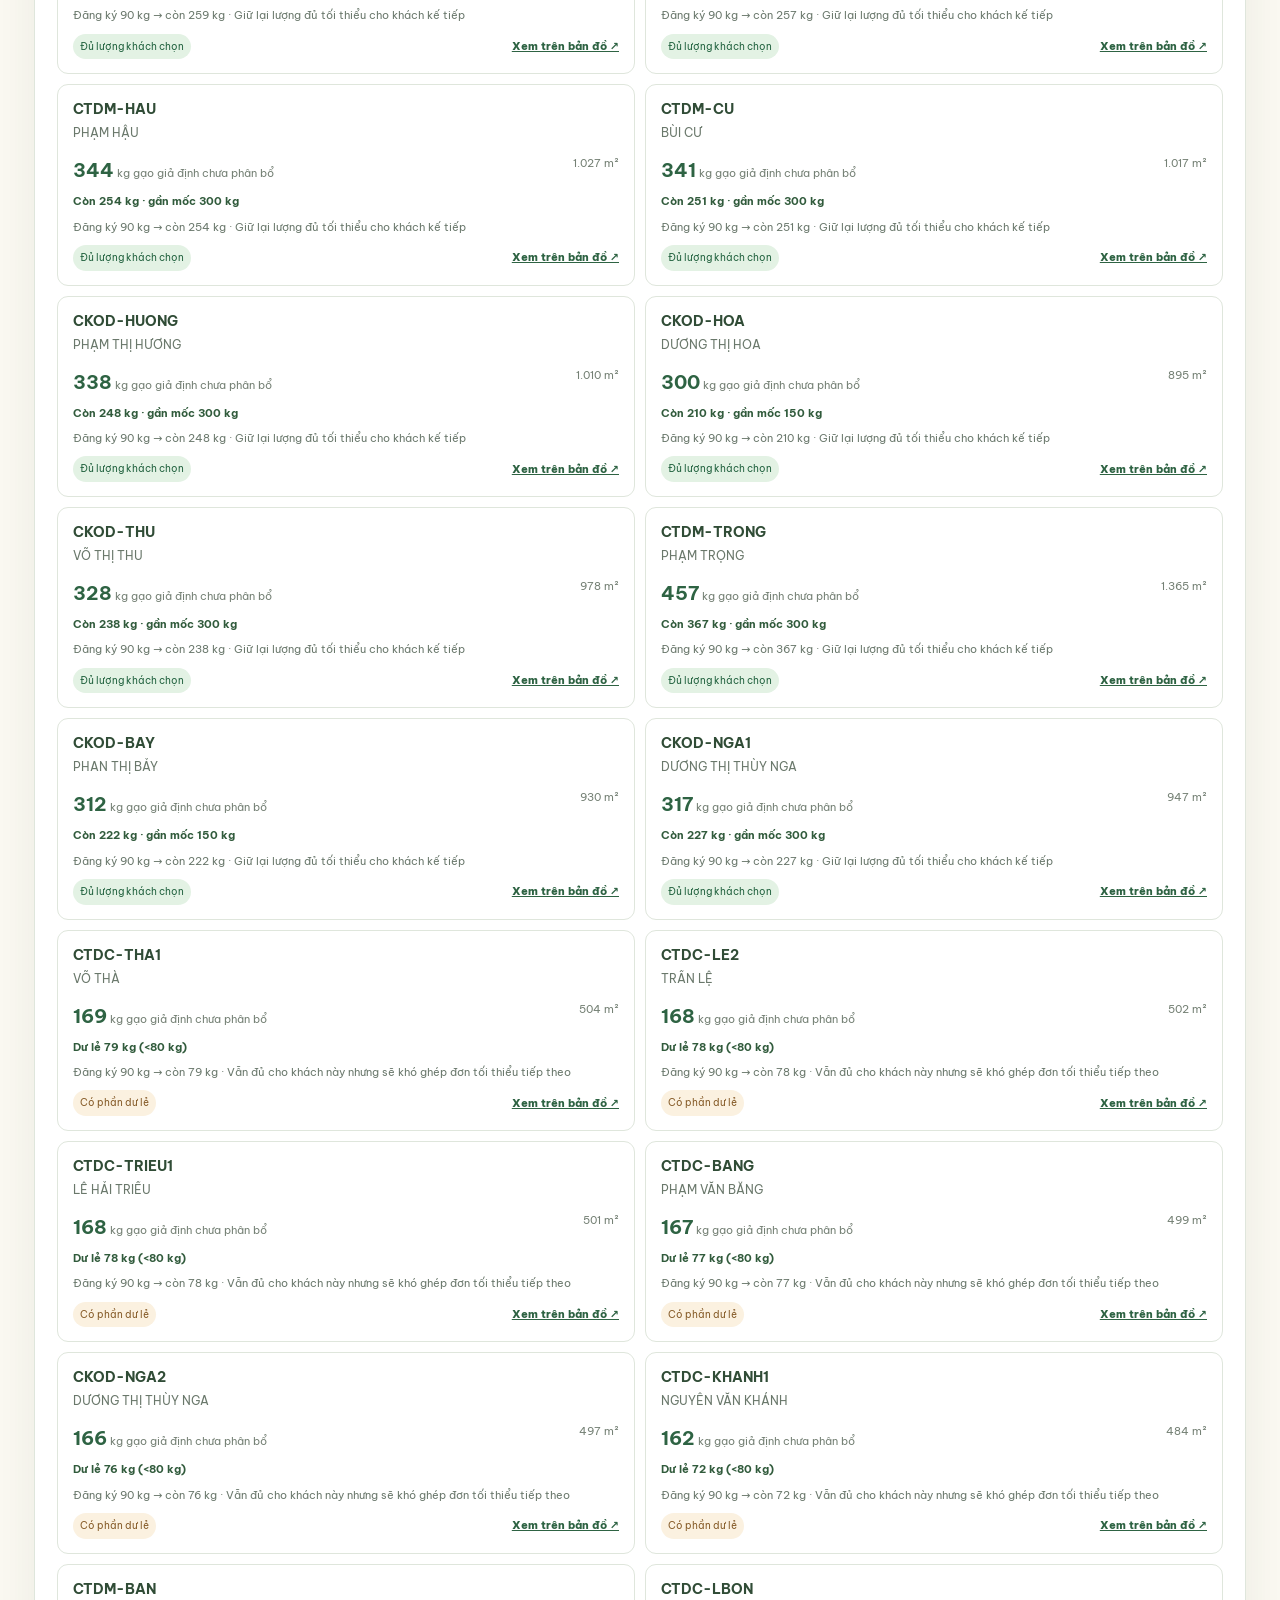
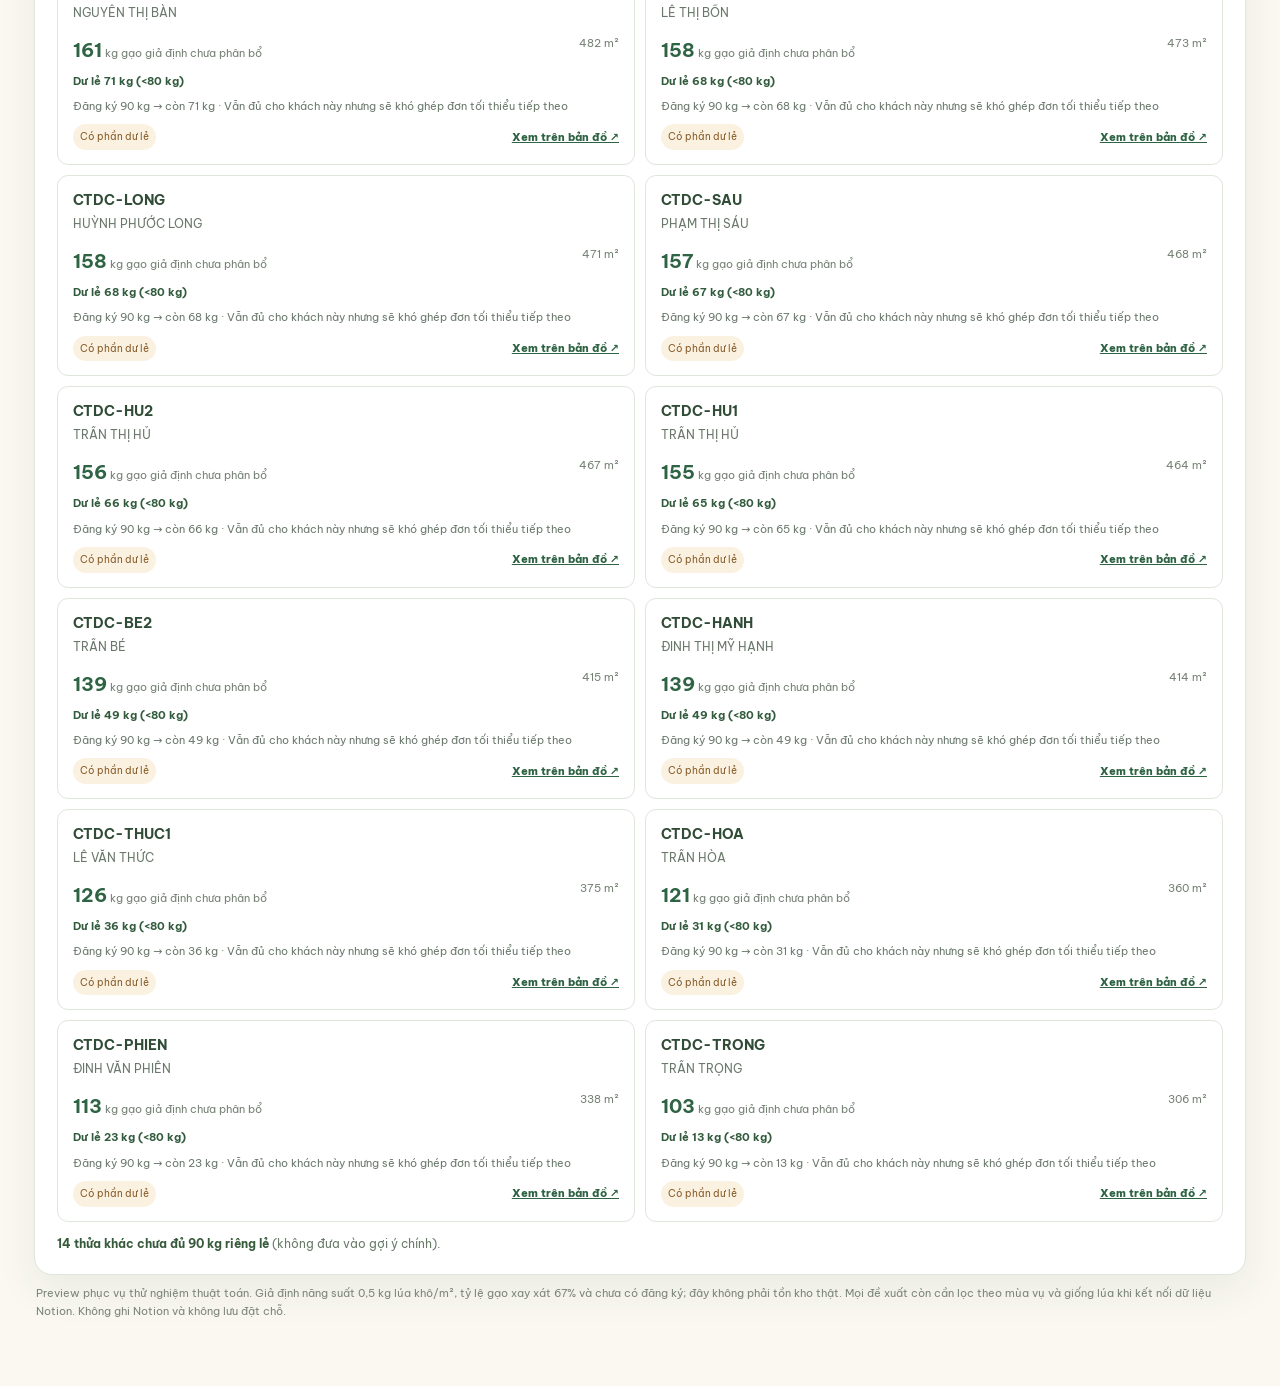
<file: ban-do-chon-gao-demo.html>
<!doctype html>
<html lang="vi"><head><meta charset="utf-8"><meta name="viewport" content="width=device-width, initial-scale=1">
<meta name="robots" content="noindex,nofollow"><meta name="description" content="Bản minh họa công khai: tính nhu cầu gạo, quyền lợi vé và chọn thửa ruộng HTX Lúa Di Sản Hội An."><link rel="preconnect" href="https://fonts.googleapis.com/"><link rel="preconnect" href="https://fonts.gstatic.com/" crossorigin><link href="https://fonts.googleapis.com/css2?family=Be+Vietnam+Pro:wght@400;500;600;700&family=Playfair+Display:wght@500;600;700&display=swap" rel="stylesheet"><title>Preview · Tìm thửa ruộng phù hợp | HTX Lúa Di Sản</title>
<style>
:root{--ink:#253529;--muted:#6b786e;--forest:#254e35;--green:#336b48;--light:#eef2e8;--cream:#faf8f1;--gold:#e2bd71;--edge:#dfe6dc;--surface:#fff;--warn:#915d27;--shadow:0 16px 40px rgba(37,65,38,.07)}
*{box-sizing:border-box}html{scroll-behavior:smooth}body{margin:0;background:var(--cream);font-family:"Be Vietnam Pro",system-ui,sans-serif;color:var(--ink);line-height:1.58;-webkit-font-smoothing:antialiased;font-size:14px}button,input,select{font:inherit}button{cursor:pointer}a{color:inherit}button:focus-visible,input:focus-visible,select:focus-visible{outline:3px solid #e6bd73;outline-offset:3px}
.top{background:var(--forest);color:white}.top-inner{max-width:1450px;margin:auto;padding:16px 34px;display:flex;align-items:center;justify-content:space-between;gap:16px}.brand{display:flex;align-items:center;gap:11px;font-weight:750;font-size:17px;letter-spacing:.015em}.logo{height:41px;width:41px;object-fit:contain;flex:none;display:block;border-radius:50%;background:#fff9eb}.brand small{display:block;font-weight:400;font-size:11px;letter-spacing:.08em;color:#d6e2d2;text-transform:uppercase;margin-top:3px}.toplinks{display:flex;align-items:center;gap:24px;font-size:12px}.toplinks a{text-decoration:none;color:#e9eee8}.toplinks span{border:1px solid #7e9b82;padding:7px 10px;border-radius:100px;color:#f2db9d}
main{max-width:1450px;margin:auto;padding:28px 34px 55px}.eyebrow{color:#598565;font-weight:750;font-size:10px;text-transform:uppercase;letter-spacing:.2em}.intro{display:flex;justify-content:space-between;align-items:end;gap:18px;margin-bottom:20px}.intro h1{font-family:"Playfair Display",Georgia,serif;font-weight:500;font-size:clamp(29px,3.5vw,45px);line-height:1.17;margin:9px 0}.intro p{color:var(--muted);max-width:670px;line-height:1.65;margin:0}.demo{background:#f5ead2;border:1px solid #e4cd9b;border-radius:10px;color:#755322;font-size:12px;line-height:1.5;padding:12px 15px;max-width:305px}
.workspace{display:block}.plan-row{display:grid;grid-template-columns:minmax(0,.93fr) minmax(0,1.07fr);gap:18px;align-items:start;margin-bottom:18px;min-width:0}.panel,.map-panel,.results-panel{background:var(--surface);border:1px solid var(--edge);border-radius:18px;box-shadow:var(--shadow)}.panel{padding:22px;min-width:0}.panel h2{font-family:"Playfair Display",Georgia,serif;font-size:23px;font-weight:500;margin:0 0 6px}.desc{font-size:12px;color:var(--muted);line-height:1.55;margin:0 0 18px}.sub{display:block;font-weight:750;color:#344f3d;font-size:12px;margin-bottom:7px}.text-input,.sel,.num{width:100%;border:1px solid #d9e3d8;border-radius:10px;background:#fff;color:var(--ink);padding:12px 13px;min-height:44px}.searchwrap{position:relative}.searchwrap .text-input{padding-right:42px}.clear{position:absolute;right:8px;top:8px;border:0;background:transparent;color:var(--muted);font-size:20px;width:30px;height:30px}.hr{height:1px;background:var(--edge);margin:21px 0}.fieldset{display:grid;grid-template-columns:1fr 1fr;gap:12px}.field{min-width:0;margin:0 0 13px}.period-note{font-size:11px;color:#758378;margin:7px 0}.summary{background:#f0f5eb;border:1px solid #dde8d6;border-radius:13px;padding:16px;margin:6px 0 14px}.summary .label{color:#47634e;font-weight:650;font-size:12px}.summary .big{font-size:39px;font-weight:700;line-height:1.1;letter-spacing:-1.1px;margin:4px 0}.summary .big small{font-size:15px;font-weight:500;letter-spacing:0}.summary .mini{font-size:12px;color:#5d7162;line-height:1.55}.primary{background:var(--forest);color:white;border:0;border-radius:10px;width:100%;font-weight:700;min-height:46px}.primary:hover{background:#376248}.source{font-size:11px;color:#7c857b;line-height:1.65;margin:15px 0 0}.source a{color:#33583e;text-decoration:underline}.check{display:flex;align-items:center;gap:9px;color:#495d4f;font-size:12px}.check input{accent-color:var(--green);width:17px;height:17px}
.right{min-width:0}.map-panel{overflow:hidden}.map-header{padding:19px 23px 13px;display:flex;align-items:center;justify-content:space-between;gap:12px;flex-wrap:wrap}.map-header h2{font-family:"Playfair Display",Georgia,serif;font-size:23px;font-weight:500;margin:0}.map-header p{font-size:12px;color:var(--muted);margin:5px 0 0}.map-tags{display:flex;gap:6px;flex-wrap:wrap}.map-tab{padding:8px 11px;border:1px solid var(--edge);background:#fff;border-radius:9px;font-size:12px;color:#566858}.map-tab.active{background:#e9f1e7;color:#26513a;border-color:#a4c5a9;font-weight:750}.canvas{height:min(54vw,540px);min-height:390px;background:#fbf9f1;position:relative;border-block:1px solid var(--edge);overflow:hidden}
#fieldSvg{width:100%;height:100%;position:absolute;inset:0;display:block}
.lot{stroke:#8fae74;stroke-linejoin:round;cursor:pointer;transition:fill .17s ease,filter .17s ease,opacity .17s ease}
.lot:hover,.lot:focus-visible{fill:#b6d68f!important;filter:brightness(1.045);outline:none}
.lot.selected{fill:#e6cb83!important;stroke:#947d43}
.lot.selected:hover,.lot.selected:focus-visible{fill:#f0d695!important}
.lot.dimmed{opacity:.28}
.map-canal{fill:#cfe9f5;stroke:#8fc3da;pointer-events:none}
.map-road{fill:#efede7;stroke:#c2beb2;pointer-events:none}
.map-name{fill:#1b2a14;font-weight:600;pointer-events:none;user-select:none}
.map-area{fill:#3c4a33;pointer-events:none;user-select:none}
.map-zone{fill:#a8b0a0;font-weight:600;letter-spacing:6px;pointer-events:none;opacity:.8;user-select:none}
@media(prefers-reduced-motion:reduce){.lot{transition:none}}
.canvas-label{position:absolute;top:17px;left:17px;pointer-events:none;font-size:11px;letter-spacing:.09em;text-transform:uppercase;background:#ffffffdd;color:#54715b;border-radius:7px;padding:7px 11px}.compass{position:absolute;right:19px;top:18px;background:white;border:1px solid var(--edge);border-radius:100%;padding:10px;font-size:12px;color:#647a67;pointer-events:none}
.legend{display:flex;gap:13px;padding:14px 23px;flex-wrap:wrap;font-size:11px;color:#617062}.legend span{display:flex;align-items:center;gap:6px}.swatch{width:11px;height:11px;border-radius:3px;display:inline-block}.selection{margin:0 23px 19px;padding:12px 13px;background:#f6f9f4;border:1px solid #dce7db;border-radius:10px;font-size:12px;min-height:54px;line-height:1.55}.selection strong{color:#254e35}
.plot-heading{line-height:1.6;color:#4c6150}
.plot-metrics{display:grid;grid-template-columns:repeat(3,minmax(0,1fr));gap:8px;margin:12px 0}
.plot-metric{border:1px solid #dce6d9;border-radius:9px;padding:10px 8px;background:#fff;min-width:0}
.plot-metric small{display:block;color:#637567;font-size:10px;line-height:1.4;min-height:28px}
.plot-metric b{display:block;font-size:18px;line-height:1.3;color:#37543f;white-space:nowrap}
.plot-metric b em{font-size:11px;font-weight:400;font-style:normal}
.plot-metric.remaining{background:#eef7ed;border-color:#bbd6b9}
.plot-metric.remaining b{color:#25653c}
.plot-balance{height:8px;border-radius:10px;overflow:hidden;background:#d7e0d6;display:flex}
.plot-balance span{background:#5d9869;display:block;height:100%}
.plot-compare{font-size:12px;line-height:1.65;margin-top:10px;border-radius:8px;padding:9px 11px;background:#eaf4e9;color:#28583b}
.plot-compare.short{background:#fbf0de;color:#805827}
.plot-footnote{font-size:10.5px;color:#718076;line-height:1.5;margin-top:9px}
.card-breakdown{font-size:11px;line-height:1.5;color:#6b796d}
.order-panel{border:1px solid #dce6d9;background:#fafcf8;border-radius:12px;padding:12px 12px 10px;margin:0 0 16px}
.order-panel .sub{margin-bottom:8px}.order-hint{font-size:11px;line-height:1.55;color:#516b57;padding:8px 1px 0}.order-hint.warn{color:#92632d}
#customBox{padding-top:10px}#customBox[hidden]{display:none}
.ranking-note{color:#56735c;font-size:11px;margin:0 0 12px}
.card.best{border-color:#9fbea2;background:#fbfdf8}
.card .rank{font-size:11px;font-weight:700;color:#315b3c;margin:8px 0}
.card .status.balanced{background:#e3f2e4;color:#246441}
.card .status.scrap{background:#fbf1e0;color:#865c29}
.card .status.complete{background:#e6f1e2;color:#27613a}
.card .status.ineligible{background:#f3ece4;color:#795e46}
.benefits{border:1px solid #e3d4b1;background:#fffdf7;padding:20px 22px;margin:0;border-radius:18px;box-shadow:var(--shadow);min-width:0}
.benefit-peek{display:none}.benefit-peek-header{display:flex;justify-content:space-between;gap:8px;flex-wrap:wrap;font-size:11px;color:#526a4c;margin:10px 0}.benefit-peek-header span{color:#837657}.benefits-heading h2{font-size:23px;margin:3px 0 5px}.benefits-heading .desc{margin:0 0 12px}
.benefit-highlight{display:flex;justify-content:space-between;align-items:center;gap:9px;border:1px solid #e9d8b6;background:#fff3d9;border-radius:11px;padding:13px 12px}
.benefit-label{font-size:11px;display:block;color:#73572d}.benefit-highlight strong{font-size:26px;color:#583918;display:block;margin:4px 0}.benefit-price{font-size:12px;text-align:right;color:#755632;line-height:1.6}

/* Vé di sản: một hàng bốn vé, số hàng tăng theo mốc 8/12/16. */
.ticket-benefit{margin:15px 0 11px;padding:13px 14px;background:#fffdfa;border:1px solid #eadfc8;border-radius:12px}
.ticket-intro{display:flex;justify-content:space-between;align-items:center;flex-wrap:wrap;gap:5px 12px;color:#654c30;margin-bottom:11px}
.ticket-intro b{font-size:12px;font-weight:700}.ticket-intro span:not(.ticket-intro-icon){font-size:10.5px;color:#8a7c6b}
.ticket-intro-icon{font-size:15px;color:#b48841;margin-right:2px}
.ticket-grid{display:grid;grid-template-columns:repeat(4,minmax(0,1fr));gap:6px 10px;max-width:430px;margin:0 auto}
.ticket-item{display:flex;justify-content:center;align-items:center;color:#a57936;--ticket-fill:#fbebc9;--ticket-stroke:#ba8f4e;min-width:0;position:relative;animation:ticket-reveal .22s ease both}
.ticket-item svg{width:100%;height:auto;max-height:36px;display:block;overflow:visible;filter:drop-shadow(0 2px 2px rgba(108,75,29,.08))}
.ticket-item.ticket-locked{color:#9fa3a0;--ticket-fill:#e9e9e7;--ticket-stroke:#b6b9b5;filter:grayscale(1);opacity:.38;animation:none}
.ticket-progress{font-size:11px;color:#766c5a;line-height:1.55;text-align:center;margin-top:9px}
.ticket-grid-mini{margin:0 auto 13px;max-width:360px;gap:4px 7px}
.ticket-grid-mini .ticket-item svg{max-height:26px}
.peek-hint{font-size:10px;display:block;color:#786747;margin:9px 0 0;text-align:center}
@keyframes ticket-reveal{from{opacity:.6;transform:translateY(3px)}to{opacity:1;transform:translateY(0)}}
@media(prefers-reduced-motion:reduce){.ticket-item{animation:none}}
.benefit-meter{height:6px;background:#e8e9e0;border-radius:10px;overflow:hidden;margin:11px 1px}.benefit-meter span{display:block;height:100%;background:#9f854a;transition:width .25s}
.benefit-checks{font-size:11px;color:#47654d;line-height:1.65;margin:11px 0}.festival-title{font-size:12px;font-weight:700;margin:13px 0 9px;color:#58472d}
.festival-title small{display:block;font-weight:400;color:#8c8170;font-size:10px;line-height:1.5}
.festival-grid{display:grid;grid-template-columns:repeat(4,minmax(0,1fr));gap:10px;align-items:start}
.festival{display:flex;flex-direction:column;align-items:center;gap:5px;text-decoration:none;color:#554f41;font-size:11px;line-height:1.35;text-align:center;min-width:0}
.festival-seal{width:clamp(48px,5.4vw,72px);height:clamp(48px,5.4vw,72px);border-radius:50%;border:1.5px solid #c6b58f;background:#fff5dd;color:#77492d;--icon-accent:#e8b47e;display:grid;place-items:center;box-shadow:0 0 0 4px rgba(215,189,121,.14),0 5px 18px rgba(135,107,58,.09);transition:transform .22s ease,box-shadow .22s ease,background .22s ease}
.festival-seal svg{width:54%;height:54%;display:block}
.festival.event-active .festival-seal{border-color:#ba8c3d;background:#fff0c5;box-shadow:0 0 0 5px rgba(213,169,74,.19),0 0 23px rgba(217,176,90,.38)}
.festival.event-locked .festival-seal{filter:grayscale(1);opacity:.5;background:#e5e6e3;border-color:#bfc1bd;box-shadow:none;color:#8a8c89;--icon-accent:#bbbdbb}
.festival.event-locked:hover .festival-seal,.festival.event-locked:focus-visible .festival-seal{filter:grayscale(1);opacity:.7;background:#dcdedb;border-color:#adb0aa;box-shadow:none}
.festival.event-active:hover .festival-seal,.festival.event-active:focus-visible .festival-seal{transform:translateY(-2px) scale(1.03);background:#fff0c3;box-shadow:0 0 0 6px rgba(218,176,79,.25),0 4px 24px rgba(185,132,51,.35)}
.festival:focus-visible{outline:2px solid #406345;outline-offset:5px;border-radius:9px}
.festival strong{font-weight:600;font-size:11px;line-height:1.35}
.festival small{font-size:10px;color:#847965;line-height:1.4}
.festival-visit{font-size:10px;color:#795b34;text-decoration:underline;text-underline-offset:2px}
@media(prefers-reduced-motion:reduce){.festival-seal{transition:none}.festival.event-active:hover .festival-seal,.festival.event-active:focus-visible .festival-seal{transform:none}}
.upgrades{margin-top:15px;display:grid;grid-template-columns:repeat(2,minmax(0,1fr));gap:10px}.upgrades h3{grid-column:1/-1}.upgrades .upgrade-card{margin:0}.upgrades h3{font-size:12px;margin:0 0 8px;color:#475d4b}.upgrade-card{border:1px solid #d8e4d6;border-radius:10px;background:#f7fbf5;padding:11px;margin-bottom:8px}
.upgrade-card b{display:block;font-size:13px;color:#36523e}.upgrade-card small{font-size:11px;color:#708170;line-height:1.5;display:block;margin:5px 0}
.upgrade-card button{background:#2b5638;color:white;border:0;border-radius:8px;padding:9px 12px;font-size:12px;font-weight:700;width:100%;margin-top:5px}
.benefit-disclaimer{font-size:10px;line-height:1.65;color:#8d8170;margin:11px 0 0}
.results-panel{margin-top:17px;padding:21px 22px}.result-head{display:flex;justify-content:space-between;align-items:start;gap:12px;flex-wrap:wrap}.result-head h2{font-family:"Playfair Display",Georgia,serif;font-weight:500;font-size:23px;margin:0}.result-head p{color:var(--muted);font-size:12px;line-height:1.5;margin:5px 0 15px}.stat{font-size:12px;color:#49664f;background:#eef5e9;padding:8px 10px;border-radius:8px}.cards{display:grid;grid-template-columns:repeat(2,minmax(0,1fr));gap:10px}.card{border:1px solid var(--edge);border-radius:11px;padding:13px 15px;background:#fff;transition:border-color .15s}.card:hover{border-color:#85ae8c}.card h3{font-size:14px;margin:0 0 4px;color:#304c36}.card .farmer{font-size:12px;color:#6a786b;white-space:nowrap;overflow:hidden;text-overflow:ellipsis}.card .numbers{display:flex;justify-content:space-between;gap:5px;margin:12px 0 8px}.card .numbers b{font-size:19px;color:#2e6343}.card .numbers span{font-size:11px;color:#758175}.card footer{display:flex;gap:10px;justify-content:space-between;align-items:center;margin-top:9px}.status{font-size:10px;background:#eaf3e8;color:#35704a;border-radius:100px;padding:5px 7px}.status.partial{background:#fbf2e4;color:#94622d}.show{font-size:11px;border:0;background:none;color:#2e6343;text-decoration:underline;font-weight:750;padding:5px 0}.foot-note{font-size:11px;line-height:1.6;color:#7b857d;padding:10px 2px}.empty{padding:23px;border:1px dashed #d5ded2;color:#697968;text-align:center;border-radius:11px;grid-column:1/-1;font-size:12px;line-height:1.6}#combine{font-size:12px;color:#697c68;padding:12px 0 0;line-height:1.65}#combine strong{color:#375a3b}
@media(max-width:940px){.benefit-peek{display:block}.benefit-peek .festival-seal{width:46px;height:46px}.benefit-peek .festival strong{font-size:10px}.benefit-peek .festival small,.benefit-peek .festival-visit{display:none}.plan-row{grid-template-columns:1fr;gap:12px}.panel{display:block}.canvas{height:530px}.benefits{padding:18px}}@media(max-width:600px){.top-inner{padding:13px 17px}.toplinks{gap:8px}.toplinks a{display:none}.toplinks span{font-size:10px}.brand{font-size:13px}.brand .logo{width:34px;height:34px;font-size:18px}main{padding:21px 12px 35px}.intro{display:block}.intro h1{font-size:31px}.demo{margin-top:17px;max-width:unset}.panel{display:block;padding:17px}.fieldset{gap:10px}.map-header,.results-panel{padding:17px}.map-header h2,.results-panel h2{font-size:20px}.canvas{height:390px;min-height:320px}.benefits{padding:16px}.festival-grid{gap:7px}.festival-seal{width:54px;height:54px}.upgrades{grid-template-columns:1fr}.selection{margin:0 13px 15px}.legend{padding:12px 14px}.cards{grid-template-columns:1fr}.summary .big{font-size:36px}}

/* 2026-10-21 — compact support illustration: small 4-column tickets, authentic field icons */
.benefits{padding:15px 17px}
.benefits-heading h2{font-size:21px;margin-bottom:3px}
.benefits-heading .desc{font-size:11px;margin-bottom:8px;line-height:1.4}
.benefit-highlight{padding:9px 11px}
.benefit-highlight strong{font-size:22px;margin:1px 0}
.benefit-meter{margin:7px 1px;height:4px}
.benefit-checks{font-size:10.5px;margin:7px 0;line-height:1.45}
.ticket-benefit{display:grid;grid-template-columns:minmax(0,1fr) 136px;align-items:center;gap:3px 10px;background:#fcfaf5;border:1px solid #eee3d1;padding:7px 10px;border-radius:9px;margin:8px 0 9px}
.ticket-intro{display:flex;align-items:flex-start;flex-direction:column;gap:2px;margin:0;min-width:0}
.ticket-intro b{font-size:11px;line-height:1.45}
.ticket-intro span:not(.ticket-intro-icon){font-size:9px;color:#7e776a}
.ticket-intro-icon{font-size:12px}
.ticket-grid{grid-row:1 / span 2;grid-column:2;grid-template-columns:repeat(4,30px);width:max-content;max-width:100%;gap:2px 4px;margin:0;align-self:center;justify-self:end}
.ticket-item{animation:none}
.ticket-item svg{width:30px;height:13px;max-height:13px;filter:none}
.ticket-progress{grid-column:1;grid-row:2;font-size:9.5px;line-height:1.4;margin:0;text-align:left;color:#817868}
.festival-title{font-size:11.5px;margin:9px 0 7px}
.festival-title small{font-size:9.5px}
.festival-grid{gap:5px}
.festival{gap:3px}
.festival-seal{width:48px;height:48px;min-width:48px;border-width:1.5px}
.festival-seal svg{width:31px;height:31px;display:block;overflow:visible;color:#82432e}
.festival.event-active .festival-seal{background:#fae9dc;border-color:#c79760;--icon-accent:#e8b47e;box-shadow:0 0 0 3px rgba(214,171,107,.12),0 1px 10px rgba(195,144,84,.22)}
.festival.event-locked .festival-seal{background:#e9e9e7;border-color:#b5b5b3;--icon-accent:#bdbdbd;color:#777;opacity:.68;filter:grayscale(1);box-shadow:none}
.festival.event-locked .festival-seal svg{color:#777}
.festival.event-locked:hover .festival-seal,.festival.event-locked:focus-visible .festival-seal{background:#e9e9e7;filter:grayscale(1);box-shadow:none}
.festival strong{font-size:10.5px}
.festival small{font-size:9.5px}
.festival-visit{font-size:9.5px}
.upgrades{gap:7px;margin-top:9px}
.upgrade-card{padding:8px 9px}
.upgrade-card b{font-size:12px}
.upgrade-card small{font-size:10px;margin:3px 0}
.upgrade-card button{padding:8px;margin-top:4px}
.benefit-disclaimer{font-size:9px;line-height:1.5;margin-top:7px}
.benefit-peek .ticket-grid-mini{grid-template-columns:repeat(4,24px);gap:2px 3px;width:max-content;margin:5px auto}
.benefit-peek .ticket-grid-mini .ticket-item svg{width:24px;height:10px;max-height:10px}
@media(max-width:940px){
 .benefit-peek{display:block;margin-top:6px;border-top:1px solid #dfebdc;padding-top:7px}
 .benefit-peek .festival-seal{width:42px;height:42px;min-width:42px}
 .benefit-peek .festival-seal svg{width:27px;height:27px}
 .benefit-peek-header{margin:4px 0 5px}
 .benefits .ticket-benefit,.benefits .festival-title,.benefits #festivalGrid{display:none}
}
@media(max-width:600px){
 .benefits{padding:13px}
 .benefit-peek .festival{gap:3px}
 .benefit-peek .festival-grid{gap:4px}
}

/* 2026-10-21 · Final tidy: ticket icons grouped beside label, not against right edge */
.ticket-benefit{display:inline-flex;align-items:center;justify-content:flex-start;gap:13px;width:auto;max-width:100%;padding:8px 11px;margin:9px 0;border:1px solid #ece1ce;background:#fcfaf6;border-radius:9px;vertical-align:middle}
.ticket-benefit .ticket-intro{display:flex;align-items:center;white-space:nowrap;min-width:0}
.ticket-benefit .ticket-intro b{font-size:11px;font-weight:600}
.ticket-benefit .ticket-grid{display:grid;grid-template-columns:repeat(4,26px);gap:2px 4px;width:max-content;min-width:0;max-width:100%;margin:0;align-self:center;justify-self:auto;flex:none}
.ticket-benefit .ticket-item svg{width:26px;height:12px;max-height:12px}
.ticket-benefit .ticket-progress{display:none}
.ticket-benefit #ticketRowsNote{display:none}
.benefits .benefit-highlight{margin-bottom:7px}
.festival-title{margin-top:7px}
.order-hint.warn{color:#9c5c19;background:#fff6e9;border-left:3px solid #d9a763;padding:7px 9px;border-radius:5px;margin-top:8px}
@media(max-width:940px){.ticket-benefit{display:none}}

/* 2026-10-21 · Layout rebalancing: plot search above, consumption and benefits balanced below. */
.workspace{display:block}
.search-toolbar{background:#fff;border:1px solid var(--edge);border-radius:15px;box-shadow:var(--shadow);padding:13px 18px;margin-bottom:16px;display:grid;grid-template-columns:minmax(158px,.58fr) minmax(260px,1.6fr) minmax(220px,.95fr);gap:16px;align-items:end}
.search-toolbar-title{align-self:center;display:flex;flex-direction:column;gap:4px;min-width:0}
.search-toolbar-title strong{font-family:"Playfair Display",Georgia,serif;font-size:19px;font-weight:600;color:#304d37}
.search-toolbar-title span{font-size:10.5px;color:#738274;line-height:1.4}
.search-toolbar .field{margin:0}.search-toolbar .sub{font-size:11px;margin-bottom:6px}
.search-toolbar .sel,.search-toolbar .text-input{min-height:42px;padding:10px 12px;font-size:12.5px}
.plan-row{grid-template-columns:minmax(0,1fr) minmax(0,1fr);gap:16px;align-items:stretch;margin-bottom:17px}
.plan-row>.panel,.plan-row>.benefits{height:100%;box-sizing:border-box}
.plan-row>.panel{display:flex;flex-direction:column;padding:20px 22px}
.panel-kicker{color:#63866b;font-size:10px;letter-spacing:.12em;font-weight:700;text-transform:uppercase;margin-bottom:7px}
.plan-row>.panel h2{font-size:22px}
.plan-row>.panel .desc{font-size:11px;margin-bottom:15px}
.plan-row>.panel .fieldset .field{margin-bottom:12px}
.plan-row>.panel .fieldset .sub{font-size:11.5px}
.plan-row>.panel .summary{margin:6px 0 11px}
.plan-row>.panel .summary .big{font-size:34px}
.plan-row>.panel .source{font-size:10px;line-height:1.55;margin:11px 0 0}
.plan-row>.panel .order-panel{margin-bottom:13px;padding:11px}
.plan-row>.panel .primary{margin-top:0}
.plan-row>.benefits{display:flex;flex-direction:column;padding:19px 21px}
.plan-row>.benefits #upgradeOptions{margin-top:10px}
.plan-row>.benefits .benefit-disclaimer{margin-top:auto;padding-top:10px}
.plan-row>.benefits .upgrades{grid-template-columns:repeat(3,minmax(0,1fr));gap:7px}
.plan-row>.benefits .upgrade-card{min-width:0;display:flex;flex-direction:column;padding:10px 8px;border-radius:9px}
.plan-row>.benefits .upgrade-card b{font-size:11px;line-height:1.4}
.plan-row>.benefits .upgrade-card small{font-size:9.5px;line-height:1.45;margin:6px 0 8px}
.plan-row>.benefits .upgrade-card button{margin-top:auto;font-size:11px;line-height:1.35;min-height:35px;padding:8px 6px}
.plan-row>.benefits .upgrades>h3{font-size:11.5px;grid-column:1/-1;margin-bottom:0}
@media(max-width:1080px){
 .search-toolbar{grid-template-columns:minmax(140px,.45fr) minmax(240px,1.45fr) minmax(190px,.9fr);gap:11px}
 .plan-row>.benefits .upgrades{grid-template-columns:repeat(2,minmax(0,1fr))}
 .plan-row>.benefits .upgrade-card:last-child:nth-child(4){grid-column:1/-1}
}
@media(max-width:940px){
 .search-toolbar{grid-template-columns:minmax(0,1fr) minmax(170px,.7fr);padding:12px 16px;gap:9px 12px}
 .search-toolbar-title{grid-column:1/-1}
 .search-toolbar .field{width:100%}
 .plan-row{grid-template-columns:1fr;gap:12px;align-items:start}
 .plan-row>.panel,.plan-row>.benefits{height:auto}
 .plan-row>.benefits .upgrades{grid-template-columns:repeat(3,minmax(0,1fr))}
 .plan-row>.benefits .upgrade-card:last-child:nth-child(4){grid-column:auto}
}
@media(max-width:650px){
 .search-toolbar{grid-template-columns:1fr;padding:13px;gap:10px}
 .search-toolbar-title{grid-column:1}
 .search-toolbar-title strong{font-size:18px}
 .plan-row>.panel{padding:17px}
 .plan-row>.benefits{padding:15px}
 .plan-row>.benefits .upgrades{grid-template-columns:1fr 1fr}
 .plan-row>.benefits .upgrade-card:last-child:nth-child(4){grid-column:1/-1}
 .plan-row>.panel .summary .big{font-size:34px}
}
@media(max-width:380px){
 .plan-row>.benefits .upgrades{grid-template-columns:1fr}
 .plan-row>.benefits .upgrade-card:last-child:nth-child(4){grid-column:auto}
}
</style></head><body>
<header class="top"><div class="top-inner"><div class="brand"><img class="logo" src="[data-uri]" width="41" height="41" alt="Logo HTX Lúa Di Sản Hội An"><span>HTX LÚA DI SẢN<small>Hội An · Bản đồ canh tác</small></span></div><div class="toplinks"><a href="https://hoianheritagerice.github.io/htx-lua-di-san/index.html">Website chính ↗</a><span>● Bản thử nghiệm · Chưa sử dụng dữ liệu tồn thật</span></div></div></header>
<main><div class="intro"><div><div class="eyebrow">Từ thửa ruộng đến bữa cơm</div><h1>Tìm thửa ruộng dành cho gia đình bạn</h1><p>Tìm theo tên nông dân hoặc mã thửa; nhập thói quen ăn cơm để ước tính lượng gạo cần trong năm và xem các thửa có quy mô phù hợp.</p></div><div class="demo"><strong>BẢN CHIA SẺ · CHỈ MINH HỌA</strong><div>Hình dạng và tên thửa từ bản đồ HTX. Sản lượng gạo là <strong>ước tính mô phỏng</strong>; chưa có số đăng ký thật. Preview <strong>tạm giả định chưa ai đặt</strong> để minh họa cách ưu tiên phân bổ, không phải số lượng còn trống thực tế.</div></div></div>
<div class="workspace">
<section class="search-toolbar" aria-label="Tìm kiếm thửa ruộng">
 <div class="search-toolbar-title"><strong>Tìm thửa ruộng</strong><span>Theo mã hoặc tên nông dân</span></div>
 <div class="field search-toolbar-query"><label class="sub" for="query">Mã thửa / tên nông dân</label><div class="searchwrap"><input class="text-input" type="search" id="query" placeholder="Nhập mã thửa hoặc tên nông dân…" autocomplete="off"><button id="clear" class="clear" aria-label="Xóa tìm kiếm">×</button></div></div>
 <div class="field search-toolbar-field"><label class="sub" for="fieldFilter">Cánh đồng</label><select class="sel" id="fieldFilter"><option value="all">Tất cả cánh đồng</option><option value="CKOD">Ông Đảng – Cẩm Kim</option><option value="CTDC">Đồng Cao – Cẩm Thanh</option><option value="CTDM">Đồng Mẫu – Cẩm Thanh</option></select></div>
</section>
<div class="plan-row"><aside class="panel"><div class="panel-kicker">01 · Ước tính nhu cầu</div><h2>Gia đình bạn ăn bao nhiêu gạo?</h2><p class="desc">Nhập thói quen ăn cơm để tính lượng gạo cần sử dụng.</p>
<div class="fieldset"><div class="field"><label class="sub" for="people">Số người ăn</label><input class="num" id="people" type="number" min="1" max="100" step="1" value="2"></div><div class="field"><label class="sub" for="meals">Bữa cơm/ngày</label><select class="sel" id="meals"><option value="1">1 bữa</option><option value="2" selected>2 bữa</option><option value="3">3 bữa</option></select></div></div>
<div class="fieldset"><div class="field"><label class="sub" for="portion">Chén cơm/người/bữa</label><select class="sel" id="portion"><option value="1" selected>1 chén</option><option value="1.5">1.5 chén</option><option value="2">2 chén</option><option value="2.5">2.5 chén</option><option value="3">3 chén</option></select><div class="period-note" id="portionHint">≈ 150 g cơm chín → 56 g gạo khô</div></div><div class="field"><label class="sub" for="months">Thời gian dự kiến</label><select class="sel" id="months"><option value="1">1 tháng</option><option value="3">3 tháng</option><option value="6">6 tháng</option><option value="12" selected>12 tháng</option></select></div></div>
<div class="field"><label class="check"><input id="reserve" type="checkbox" checked> Cộng 10% dự phòng cho nhu cầu đặt gạo</label></div>
<div class="summary" aria-live="polite"><div class="label" id="summaryLabel">Nhu cầu gạo cho 12 tháng (có dự phòng)</div><div class="big" id="total">120,5 <small>kg</small></div><div class="mini" id="breakdown">~9,1 kg/tháng · 109,5 kg/năm trước dự phòng</div></div>
<div class="order-panel"><label class="sub" for="orderChoice">Lượng khách muốn đăng ký</label>
<select class="sel" id="orderChoice"><option value="needs">Theo nhu cầu thực tế (làm tròn lên)</option><option value="80">Gói 80 kg</option><option value="150">Gói 150 kg</option><option value="300">Gói 300 kg</option><option value="custom">Tự nhập số kg</option></select>
<div id="customBox" hidden><label class="sub" for="customKg">Số kg muốn đăng ký</label><input class="num" type="number" min="1" max="100000" step="1" value="150" id="customKg"></div>
<div id="orderHint" class="order-hint" aria-live="polite"></div><div class="benefit-peek"><div class="benefit-peek-header"><strong id="benefitQuickTickets"></strong><span>Quyền lợi theo gói đã chọn</span></div>
 <div class="ticket-grid ticket-grid-mini" id="ticketQuickGrid" role="img" aria-label="Số vé sự kiện minh họa"></div>
 <div class="festival-grid" id="festivalQuick"></div>
 <small class="peek-hint">Xem các sự kiện ↗</small>
 </div>
</div>

<button class="primary" id="calculate">Tìm thửa ruộng phù hợp →</button>
<p class="source">* Ước lượng khẩu phần: 1 chén = 150 g cơm chín; 1 g gạo khô ≈ 2,7 g cơm chín. Chưa có hệ số nở khối lượng đo riêng cho VNR20; có thể hiệu chỉnh khi HTX cân thử. Tham khảo: <a target="_blank" rel="noopener" href="https://www.usarice.com/thinkrice/how-to/how-to-cook-rice">USA Rice (độ nở khi nấu)</a> và <a target="_blank" rel="noopener" href="https://www.vinaseed.com.vn/vi/news/m124/giong-lua-thuan-vnr20-chinh-thuc-duoc-luu-hanh-4927.htm">Vinaseed (VNR20)</a>. Tỷ lệ xay xát mô phỏng: <a target="_blank" rel="noopener" href="https://www.fao.org/4/x5427e/x5427e0h.htm">FAO (~67%)</a>. Không phải lời khuyên dinh dưỡng.</p>
</aside>
<section class="benefits" aria-label="Quyền lợi theo sản lượng gạo">
 <div class="benefits-heading"><span class="eyebrow">02 · Đồng hành cùng di sản</span><h2>Quyền lợi dành cho bạn</h2><p id="benefitNote" class="desc"></p></div>
 <div class="benefit-highlight"><div><span class="benefit-label" id="benefitTier">Người Gieo Mầm Di Sản</span><strong id="benefitTickets">8 vé/năm</strong></div><div class="benefit-price" id="benefitPrice"></div></div>
 <div class="ticket-benefit" aria-label="Minh họa số vé sự kiện tối đa trong năm">
   <div class="ticket-intro"><b><span class="ticket-intro-icon" aria-hidden="true">✦</span> Vé mùa vụ</b></div>
   <div class="ticket-grid" id="ticketGrid" role="img" aria-label="Minh họa 8 vé sự kiện trên 2 hàng"></div>
 </div>
 <div class="benefit-meter" aria-hidden="true"><span id="benefitMeter"></span></div>
 <div class="benefit-checks" id="benefitPerks"></div>
 <div class="festival-title">Bốn lễ hội di sản <small>Chạm huy hiệu để xem timeline</small></div>
 <div class="festival-grid" id="festivalGrid"></div>
 <div id="upgradeOptions" class="upgrades"></div>
 <p class="benefit-disclaimer">Hình chiếc vé mô tả <strong>quyền lợi tối đa</strong> theo gói 80/150/300 kg/năm, không phải vé đã phát hành. Số vé được sử dụng trong cả năm, chưa chia cho từng lễ hội. Lịch và điều kiện tham gia thực tế do HTX xác nhận. Giá chưa gồm VAT.</p>
</section>
</div>
<div class="right"><section class="map-panel"><div class="map-header"><div><h2>Sơ đồ thửa ruộng</h2><p>82 thửa · 3 cánh đồng · Chạm vào một thửa để xem thông tin</p></div><div class="map-tags"><button class="map-tab active" data-field="CKOD">Ông Đảng</button><button class="map-tab" data-field="CTDC">Đồng Cao</button><button class="map-tab" data-field="CTDM">Đồng Mẫu</button></div></div>
<div class="canvas"><div class="canvas-label" id="mapName">ÔNG ĐẢNG · CẨM KIM</div><div class="compass">N ↑</div><svg id="fieldSvg" role="img" aria-label="Sơ đồ thửa ruộng, bấm từng thửa để xem"></svg></div><div class="legend"><span><i class="swatch" style="background:#9ccc65"></i> Đủ lượng đăng ký (giả định)</span><span><i class="swatch" style="background:#cfe3b6"></i> Không đủ riêng lẻ</span><span><i class="swatch" style="background:#e6cb83"></i> Đang chọn</span><span style="margin-left:auto">Đây là sơ đồ thửa, không phải bản đồ GPS</span></div><div class="selection" id="selectedInfo">Hãy chọn một thửa. Bản thử nghiệm giả định chưa có đăng ký nào; khi dữ liệu Notion được kết nối, hệ thống mới có thể tính lượng còn trống thực tế.</div></section>
<section class="results-panel" id="recommend"><div class="result-head"><div><h2>Gợi ý thửa ruộng</h2><p>Tất cả thửa đủ lượng khách chọn đều được liệt kê. Thứ tự ưu tiên dựa trên lượng còn lại gần 80 / 150 / 300 kg, hoặc có thể nhận gần trọn thửa; các thửa để lại phần lẻ dưới 80 kg xếp sau.</p></div><span class="stat" id="count">Đang tính toán…</span></div><div class="cards" id="cards"></div><div id="combine"></div></section>
<div class="foot-note">Preview phục vụ thử nghiệm thuật toán. Giả định năng suất 0,5 kg lúa khô/m², tỷ lệ gạo xay xát 67% và chưa có đăng ký; đây không phải tồn kho thật. Mọi đề xuất còn cần lọc theo mùa vụ và giống lúa khi kết nối dữ liệu Notion. Không ghi Notion và không lưu đặt chỗ.</div></div></div></main>
<script>const FIELDS={"CKOD":{"name":"Ông Đảng — Cẩm Kim","viewW":5726.6,"viewH":4686.4,"viewX0":60,"viewY0":-684,"plots":[{"farmer":"NGUYỄN HỘ","symbol":"","area":"532.2","code":"HO","points":[[249.7,2721.6],[589.8,2770.5],[451.6,3293.1],[120,3250.6]],"cx":352.8,"cy":3007.6,"nl":["NGUYỄN HỘ"]},{"farmer":"TRẦN CƯỚC","symbol":"","area":"535.5","code":"CUOC","points":[[589.8,2770.5],[451.6,3293.1],[887.6,3348.9],[1003.7,2829.9]],"cx":732.2,"cy":3062.6,"nl":["TRẦN CƯỚC"]},{"farmer":"TÔ VĂN HƯNG","symbol":"","area":"695.9","code":"HUNG","points":[[887.6,3348.9],[1293.2,3400.9],[1396.3,2762.7],[1031.2,2708.7]],"cx":1150.7,"cy":3060.7,"nl":["TÔ VĂN HƯNG"]},{"farmer":"TRẦN THỊ HẢI","symbol":"","area":"675.2","code":"HAI","points":[[1396.3,2762.7],[1847.3,2829.4],[1742.3,3255.6],[1486,3425.6],[1293.2,3400.9]],"cx":1551.7,"cy":3082.2,"nl":["TRẦN THỊ HẢI","(NGUYỄN SÔ)"]},{"farmer":"NGUYỄN THỊ SÁU","symbol":"","area":"612.8","code":"SAU","points":[[1742.3,3255.6],[1967.4,2371.2],[2221.8,2405.3],[2039.6,3324.8]],"cx":1990.4,"cy":2852.6,"rot":-79,"nl":["NGUYỄN THỊ SÁU","(TRẦN ĐÌNH CHÍNH)"]},{"farmer":"PHẠM THỊ HƯƠNG","symbol":"","area":"1009.7","code":"HUONG","points":[[2039.6,3324.8],[2456.3,3421.9],[2630.1,2460],[2221.8,2405.3]],"cx":2337.8,"cy":2906.3,"nl":["PHẠM THỊ HƯƠNG"],"rot":-80},{"farmer":"DƯƠNG THỊ THÙY NGA","symbol":"2/2","area":"496.7","code":"NGA2","points":[[2773,3304.7],[3060.5,3322],[3194.3,2535.7],[2905.4,2497]],"cx":2982.8,"cy":2913.7,"rot":-81,"nl":["DƯƠNG THỊ THÙY NGA 2/2","(HUỲNH KIM LONG)"]},{"farmer":"TÔ HIÊN","symbol":"","area":"1043.1","code":"HIEN","points":[[3218.2,2395.3],[3023.4,3548.4],[3503.4,3590.9],[3658.7,2443.9]],"cx":3349.4,"cy":3002.5,"nl":["TÔ HIÊN","(TÔ THỊ ANH)"],"rot":-80},{"farmer":"ĐỖ HỮU THÁI","symbol":"","area":"603.7","code":"THAI","points":[[2630.1,2460],[2905.4,2497],[2773,3304.7],[2477.5,3304.7]],"cx":2694.8,"cy":2894.8,"rot":-80,"nl":["ĐỖ HỮU THÁI"]},{"farmer":"DƯƠNG THỊ THÙY NGA","symbol":"1/2","area":"947.1","code":"NGA1","points":[[5044.1,3348.8],[4464.8,3297.6],[4514.5,2603.8],[5101.6,2754.3]],"cx":4774.1,"cy":2998.4,"nl":["DƯƠNG THỊ THÙY NGA 1/2","(HUỲNH KIM LONG)"],"rot":-86},{"farmer":"NGUYỄN THỊ HÀ","symbol":"","area":"1196.9","code":"HA","points":[[4464.8,3297.6],[4464.8,3393.8],[4247.4,3393.8],[4199.2,3552.1],[3947.6,3491.6],[4023.8,2477.9],[4514.5,2603.8]],"cx":4221.6,"cy":3005,"nl":["NGUYỄN THỊ HÀ","(TRẦN SỞ)"],"rot":-86},{"farmer":"NGUYỄN MẠNH THẤN","symbol":"","area":"780.5","code":"THAN","points":[[5533.4,3387.6],[5640.5,2884.7],[5101.6,2754.3],[5044.1,3348.8]],"cx":5324.4,"cy":3087.3,"nl":["NGUYỄN MẠNH THẤN"],"rot":-84},{"farmer":"PHAN THỊ BẢY","symbol":"","area":"930.1","code":"BAY","points":[[4023.8,2477.9],[3658.7,2443.9],[3503.4,3590.9],[3947.6,3491.6]],"cx":3777.8,"cy":3016,"nl":["PHAN THỊ BẢY","(NGUYỄN ĐÌNH BÁN)"],"rot":-82},{"farmer":"DƯƠNG THỊ HOA","symbol":"","area":"894.7","code":"HOA","points":[[2081.6,1924],[2075.8,1946.5],[3239,2254.4],[3284.8,1965.9],[2140.1,1662.9]],"cx":2685,"cy":1957.8,"nl":["DƯƠNG THỊ HOA"]},{"farmer":"DƯƠNG NGUYỆN","symbol":"","area":"1134.7","code":"NGUYEN","points":[[2075.8,1946.5],[1967.4,2371.2],[3194.3,2535.7],[3239,2254.4]],"cx":2576.8,"cy":2269.4,"nl":["DƯƠNG NGUYỆN"]},{"farmer":"NGUYỄN LA","symbol":"1/2","area":"1164.1","code":"LA1","points":[[2140.1,1662.9],[2207.3,1363.5],[3340.2,1663.6],[3284.8,1965.9]],"cx":2743,"cy":1664.2,"nl":["NGUYỄN LA 1/2"]},{"farmer":"ĐỖ HỘT","symbol":"2/2","area":"611.2","code":"HOT2","points":[[1812.6,1261.8],[2207.3,1363.5],[2081.6,1924],[1670.9,1818.3]],"cx":1942.6,"cy":1593.8,"nl":["ĐỖ HỘT 2/2"]},{"farmer":"ĐỖ HỘT","symbol":"1/2","area":"686.7","code":"HOT1","points":[[1374.9,1136.4],[1225.6,1703.8],[1670.9,1818.3],[1812.6,1261.8]],"cx":1520.1,"cy":1480.3,"nl":["ĐỖ HỘT 1/2"]},{"farmer":"NGUYỄN LA","symbol":"2/2","area":"762.5","code":"LA2","points":[[1555.1,451.3],[1976.7,646.7],[1812.6,1261.8],[1374.9,1136.4]],"cx":1676.1,"cy":872.4,"nl":["NGUYỄN LA 2/2"]},{"farmer":"VÕ THỊ THU","symbol":"","area":"977.8","code":"THU","points":[[1976.7,646.7],[2277.2,786.1],[2221.4,1091.4],[2794.3,1239.3],[2736.4,1499.9],[1812.6,1261.8]],"cx":2236.8,"cy":1136.4,"lx":2100,"ly":1180,"nl":["VÕ THỊ THU"]},{"farmer":"HUỲNH KIM BÌNH","symbol":"","area":"765","code":"BINH","points":[[737.6,547.8],[840.6,120],[1555.1,451.3],[1468.2,766.5]],"cx":1133,"cy":464.2,"nl":["HUỲNH KIM BÌNH"]}],"canals":[],"roads":[[[1162.9,-624],[1682.1,-231.2],[2059.8,61.1],[2466.9,388.5],[2734.4,613.8],[2997.9,845.9],[3256.3,1086],[3524.2,1350.9],[3967.9,1812.5],[4106.5,1941.8],[4238.9,2049.8],[4364.3,2136.4],[4508.7,2221],[4661.8,2297.1],[4822.9,2366],[4973.1,2422.3],[5181.1,2491.2],[5726.6,2645.3],[5706.4,2778.5],[5284.7,2662],[5077.4,2598.4],[4874.3,2528.4],[4676.7,2449.9],[4486.1,2360.7],[4393.9,2311.5],[4216.4,2202.3],[4131.5,2141.8],[3951.5,1993],[3781.1,1829.4],[3451.4,1483.7],[3172.8,1204.1],[2885.7,935.4],[2591.4,676.2],[2291,424.8],[1985.8,179.7],[1677,-60.7],[1053.3,-533.6]]],"zones":[{"text":"ĐẤT MÀU","x":2995.5,"y":1457},{"text":"ĐẤT MÀU","x":1841.1,"y":362.9},{"text":"ĐẤT MÀU","x":1043.7,"y":1122.9},{"text":"ĐẤT MÀU","x":1598,"y":2304.4},{"text":"KHU DÂN CƯ","x":1183.8,"y":3542.8},{"text":"KHU DÂN CƯ","x":4825,"y":3598.4},{"text":"SÔNG THU BỒN","x":3433.8,"y":782.9,"fs":96,"rot":42},{"text":"ĐƯỜNG BÊ TÔNG","x":3036.7,"y":993.4,"fs":60,"rot":43.8},{"text":"XƯỞNG GHE BẦU","x":3646.8,"y":2174.1,"fs":60,"rot":7.2}]},"CTDC":{"name":"Đồng Cao — Cẩm Thanh","viewW":8337.3,"viewH":6369.9,"viewX0":0,"viewY0":0,"plots":[{"farmer":"LÊ VĂN CẬY","symbol":"","area":"616","code":"CAY","points":[[2912.1,2434.3],[4000.5,2434.3],[4029.8,4416.6],[2912.1,3604.8]],"cx":3460.6,"cy":3019.6,"lx":3459.9,"ly":3138.3,"fs":70,"rot":-1},{"farmer":"PHÚC","symbol":"","area":"749","code":"PHUC","points":[[5280.3,1284.5],[6764.8,1284.5],[6794.4,2434.3],[5315.1,2434.3]],"cx":6038.6,"cy":1859.4,"lx":6030.9,"ly":1798.2,"fs":70,"rot":-1},{"farmer":"TRẦN LỆ","symbol":"1/2","area":"711","code":"LE1","points":[[2034.3,1284.5],[2034.3,128.4],[3439.1,128.4],[3439.1,1284.5]],"cx":2736.7,"cy":706.4,"lx":2728.5,"ly":655,"fs":70,"rot":-1},{"farmer":"TRANG CHÂU","symbol":"","area":"508","code":"CHAU","points":[[5802.2,4253.3],[5787.5,3621.2],[6824.6,3649.8],[6848.4,4818.1],[5802.2,4793.3]],"cx":6313,"cy":3951.5,"lx":6297,"ly":4187,"fs":70,"rot":-1},{"farmer":"LÊ PHÓ","symbol":"","area":"530","code":"PHO","points":[[5737.2,1284.5],[5711.3,128.4],[6739.9,128.4],[6764.8,1284.5]],"cx":6238.3,"cy":706.4,"lx":6270.9,"ly":655,"fs":70,"rot":-1},{"farmer":"TRẦN BÉ","symbol":"1/2","area":"536","code":"BE1","points":[[6840.6,4291.6],[8136.3,4339.4],[8173,5225.4],[6858.7,5176.3]],"cx":7501.9,"cy":4757.8,"lx":7424.6,"ly":4775.8,"fs":70,"rot":-1},{"farmer":"LÊ HẢI TRIỀU","symbol":"1/2","area":"501","code":"TRIEU1","points":[[4773.5,1284.5],[4733.8,128.4],[5711.3,128.4],[5737.2,1284.5]],"cx":5238.9,"cy":706.4,"lx":5191,"ly":663.1,"fs":70,"rot":-1},{"farmer":"TRẦN VĂN CƯ","symbol":"1/2","area":"509","code":"CU1","points":[[6819.2,3430.4],[8100.2,3468.2],[8136.3,4339.4],[6840.6,4291.6]],"cx":7473.8,"cy":3879.9,"lx":7452.4,"ly":3874.9,"fs":70,"rot":-1},{"farmer":"VÕ THÀ","symbol":"1/2","area":"504","code":"THA1","points":[[4824.8,2434.3],[5759.9,2434.3],[5787.5,3621.2],[4867.3,3621.2]],"cx":5309.9,"cy":3027.8,"lx":5327.8,"ly":3019.9,"fs":70,"rot":-1},{"farmer":"TRẦN LỆ","symbol":"2/2","area":"502","code":"LE2","points":[[6777,1735.4],[8008.9,1735.4],[8055.5,2620],[6799,2620]],"cx":7410.1,"cy":2177.7,"lx":7399.2,"ly":2204.9,"fs":70,"rot":-1},{"farmer":"TRẦN THỊ HỦ","symbol":"1/2","area":"464","code":"HU1","points":[[6759,1014.5],[6739.9,128.4],[7945.8,128.4],[7980.6,1014.5]],"cx":7356.3,"cy":571.4,"lx":7332.3,"ly":603.1,"fs":70,"rot":-1},{"farmer":"TRẦN THỊ HỦ","symbol":"2/2","area":"467","code":"HU2","points":[[137.2,1281.9],[120,120],[1040.7,124],[1044.7,1284.5]],"cx":585.7,"cy":702.9,"lx":591.9,"ly":668.1,"fs":70,"rot":-1},{"farmer":"NGUYỄN VĂN KHÁNH","symbol":"1/2","area":"484","code":"KHANH1","points":[[6799,2620],[8055.5,2620],[8100.2,3468.2],[6819.2,3430.4]],"cx":7443,"cy":3025.2,"lx":7428.9,"ly":2987.5,"fs":70,"rot":-1},{"farmer":"PHẠM VĂN BẰNG","symbol":"","area":"499","code":"BANG","points":[[3865.8,1284.5],[3865.8,128.4],[4733.8,128.4],[4773.5,1284.5]],"cx":4309.7,"cy":706.4,"lx":4307.5,"ly":679.5,"fs":70,"rot":-1},{"farmer":"LÊ VĂN THỨC","symbol":"1/2","area":"375","code":"THUC1","points":[[6858.7,5176.3],[8173,5225.4],[8209,6057.4],[6877.5,5825.4]],"cx":7527.4,"cy":5525.4,"lx":7510.1,"ly":5530.8,"fs":70,"rot":-1},{"farmer":"TRẦN HÒA","symbol":"","area":"360","code":"HOA","points":[[5828.2,5642.6],[5802.2,4793.3],[6848.4,4818.1],[6853.7,5176.1],[6877.5,5825.4]],"cx":6341.6,"cy":5409.4,"lx":6286.6,"ly":5213.7,"fs":70,"rot":-1},{"farmer":"LÊ THỊ BỐN","symbol":"","area":"473","code":"LBON","points":[[2034.3,2434.3],[2912.1,2434.3],[2912.1,3604.8],[2034.3,3429.9]],"cx":2473.2,"cy":2932.1,"lx":2510.7,"ly":2816.3,"fs":70,"rot":-1},{"farmer":"HUỲNH PHƯỚC LONG","symbol":"","area":"471","code":"LONG","points":[[3985.3,1284.5],[4773.5,1284.5],[4824.8,2434.3],[4000.5,2434.3]],"cx":4396,"cy":1859.4,"lx":4393,"ly":1866.7,"fs":70,"rot":-1},{"farmer":"ĐINH THỊ MỸ HẠNH","symbol":"","area":"414","code":"HANH","points":[[1042.1,3268.7],[996.9,2434.3],[2034.3,2434.3],[2034.3,3429.9]],"cx":1526.9,"cy":2851.5,"lx":1505.3,"ly":2799.4,"fs":70,"rot":-1},{"farmer":"PHẠM THỊ SÁU","symbol":"","area":"468","code":"SAU","points":[[6759,1014.5],[7980.6,1014.5],[8008.9,1735.4],[6777,1735.4]],"cx":7381.4,"cy":1374.9,"lx":7326.2,"ly":1326.2,"fs":70,"rot":-1},{"farmer":"TRẦN BÉ","symbol":"2/2","area":"415","code":"BE2","points":[[4026.4,4191.3],[4012.9,3275.9],[4855,3275.9],[4888.8,4219.6]],"cx":4445.5,"cy":3733.6,"lx":4420.3,"ly":3685.9,"fs":70,"rot":-1},{"farmer":"ĐINH VĂN PHIÊN","symbol":"","area":"338","code":"PHIEN","points":[[4000.5,2434.3],[4824.8,2434.3],[4855,3275.9],[4012.9,3275.9]],"cx":4423.3,"cy":2855.1,"lx":4411.8,"ly":2858.5,"fs":70,"rot":-1},{"farmer":"NGÔ BỐN","symbol":"","area":"273","code":"NBON","points":[[4930.6,5385.5],[4909.3,4793.3],[5802.2,4793.3],[5828.2,5642.6],[5057.2,5521.7]],"cx":5365.6,"cy":5089.4,"lx":5375.8,"ly":5089.7,"fs":70,"rot":-1},{"farmer":"NHÂN","symbol":"","area":"227","code":"NHAN","points":[[1487.9,1284.5],[1460.3,125.8],[2034.3,128.4],[2034.3,1284.5]],"cx":1754.2,"cy":706.4,"lx":1747.2,"ly":668.7,"fs":70,"rot":-1},{"farmer":"TRẦN TRỌNG","symbol":"","area":"306","code":"TRONG","points":[[3439.1,1284.5],[3985.3,1284.5],[4000.5,2434.3],[3439.1,2434.3]],"cx":3716,"cy":1859.4,"lx":3650.1,"ly":1897.9,"fs":70,"rot":-91},{"farmer":"ĐINH ĐỘ","symbol":"1/2","area":"247","code":"DO1","points":[[5774.2,3049.5],[5759.9,2434.3],[6794.4,2434.3],[6809.7,3049.5]],"cx":6284.6,"cy":2741.9,"lx":6271.1,"ly":2731.1,"fs":70,"rot":-1},{"farmer":"NGUYỄN VĂN MAI","symbol":"","area":"260","code":"MAI","points":[[1508.8,2434.3],[1487.9,1284.5],[2034.3,1284.5],[2034.3,2434.3]],"cx":1766.4,"cy":1859.4,"lx":1719.8,"ly":1866.4,"fs":70,"rot":-91},{"farmer":"PHAN TUẤN VÂN","symbol":"","area":"275","code":"VAN","points":[[934.5,1284.7],[1487.9,1284.5],[1508.8,2434.3],[996.9,2434.3]],"cx":1232,"cy":1859.5,"lx":1207.9,"ly":1850.6,"fs":70,"rot":-91},{"farmer":"VÕ THÀ","symbol":"2/2","area":"238","code":"THA2","points":[[6809.7,3049.5],[6824.6,3649.8],[5787.5,3621.2],[5774.2,3049.5]],"cx":6298.8,"cy":3335.4,"lx":6254.7,"ly":3289.7,"fs":70,"rot":-1},{"farmer":"NGUYỄN THỊ NGUYỆT","symbol":"","area":"270","code":"NGUYET","points":[[2912.1,1284.5],[3439.1,1284.5],[3439.1,2434.3],[2912.1,2434.3]],"cx":3175.6,"cy":1859.4,"lx":3165.1,"ly":1882.2,"fs":70,"rot":-91},{"farmer":"NGUYỄN VĂN KHÁNH","symbol":"2/2","area":"275","code":"KHANH2","points":[[4029.8,4416.6],[4026.4,4191.3],[4888.8,4219.6],[4930.6,5385.5]],"cx":4696.7,"cy":4901,"lx":4510,"ly":4438.5,"fs":70,"rot":-1,"nl":["NGUYỄN VĂN","KHÁNH 2/2"]},{"farmer":"TRẦN VĂN CƯ","symbol":"2/2","area":"262","code":"CU2","points":[[4773.5,1284.5],[5280.3,1284.5],[5315.1,2434.3],[4824.8,2434.3]],"cx":5048.4,"cy":1859.4,"lx":5042.3,"ly":1826.2,"fs":65,"rot":-1,"nl":["TRẦN VĂN","CƯ 2/2"]},{"farmer":"TRẦN THỊ MỸ","symbol":"","area":"239","code":"MY","points":[[4888.8,4219.6],[4867.3,3621.2],[5787.5,3621.2],[5802.2,4253.3]],"cx":5336.2,"cy":3920.4,"lx":5344.4,"ly":3860,"fs":70,"rot":-1},{"farmer":"NGUYỄN THỊ YẾN","symbol":"","area":"211","code":"YEN","points":[[267.2,1282.3],[548.7,1283.3],[653.7,3262.3],[372.5,3262.6]],"cx":460.5,"cy":2272.8,"lx":492,"ly":2267.6,"fs":70,"rot":-91},{"farmer":"TRẦN THỊ HUỆ","symbol":"","area":"262","code":"HUE","points":[[2445.2,1284.5],[2912.1,1284.5],[2912.1,2434.3],[2445.2,2434.3]],"cx":2678.7,"cy":1859.4,"lx":2645.7,"ly":1897.9,"fs":70,"rot":-91},{"farmer":"QUẢNG THỊ THÀNH","symbol":"","area":"226","code":"THANH","points":[[4909.3,4793.3],[4888.8,4219.6],[5802.2,4253.3],[5802.2,4793.3]],"cx":5350.9,"cy":4523.3,"lx":5323.9,"ly":4441.3,"fs":70,"rot":-1},{"farmer":"ĐINH ĐỘ","symbol":"2/2","area":"223","code":"DO2","points":[[1044.7,1284.5],[1040.7,124],[1460.3,125.8],[1487.9,1283.6]],"cx":1258.4,"cy":704.7,"lx":1243.2,"ly":703,"fs":70,"rot":-91},{"farmer":"LÊ HẢI TRIỀU","symbol":"2/2","area":"196","code":"TRIEU2","points":[[3439.1,1284.5],[3439.1,128.4],[3865.8,128.4],[3865.8,1284.5]],"cx":3652.5,"cy":706.4,"lx":3661.7,"ly":784.3,"fs":70,"rot":-91},{"farmer":"PHAN THỊ TÁM","symbol":"","area":"257","code":"TAM","points":[[2034.3,1284.5],[2445.2,1284.5],[2445.2,2434.3],[2034.3,2434.3]],"cx":2239.8,"cy":1859.4,"lx":2240.1,"ly":1892.7,"fs":70,"rot":-91},{"farmer":"NGUYỄN VĂN SƠN","symbol":"","area":"177","code":"SON","points":[[548.7,1283.3],[749.3,1284.1],[848.3,3265.5],[653.7,3262.3]],"cx":700,"cy":2273.2,"lx":722.8,"ly":2275.1,"fs":70,"rot":-91},{"farmer":"LÊ VĂN THỨC","symbol":"2/2","area":"161","code":"THUC2","points":[[749.3,1284.1],[934.5,1284.7],[1042.1,3268.7],[848.3,3265.5]],"cx":893.5,"cy":2275.1,"lx":912.1,"ly":2294,"fs":70,"rot":-91}],"canals":[[[2912.1,3604.8],[4029.8,4416.6],[5057.2,5521.7],[8209,6057.4],[8217.3,6249.9],[4976.2,5691.6],[3936.8,4584.2],[2912.1,3824.6]]],"roads":[],"zones":[{"text":"ĐƯỜNG TỐNG VĂN SƯƠNG","x":8603.8,"y":3522.7,"fs":180,"rot":87.8},{"text":"NHÀ HÀNG THE FIELD","x":82,"y":2573.5,"fs":180,"rot":-92.2},{"text":"SÔNG","x":2316.1,"y":4647.8,"fs":240,"rot":28.2},{"text":"ĐƯỜNG BÊ TÔNG","x":4032.4,"y":-376.3,"fs":180,"rot":0.7},{"text":"KÊNH THỦY LỢI","x":6898.6,"y":5967.1,"fs":107,"rot":9.5},{"text":"KÊNH THỦY LỢI","x":3462.6,"y":4164.4,"fs":107,"rot":37.5}]},"CTDM":{"name":"Đồng Mẫu — Cẩm Thanh","viewW":9910.7,"viewH":16745.3,"viewX0":0,"viewY0":0,"plots":[{"farmer":"PHẠM TRỌNG","symbol":"","area":"1365","code":"TRONG","points":[[350,11954.5],[4864.2,12164.5],[4864.2,14775.6],[350,14476.1]],"cx":2607.1,"cy":13320.3,"lx":2553.7,"ly":13297,"fs":200,"rot":2},{"farmer":"TOÀN","symbol":"","area":"1077","code":"TOAN","points":[[9555.5,12193.7],[5130.3,11998.2],[5130.3,9659.2],[9555.5,9757.7]],"cx":7342.9,"cy":10877.9,"lx":7262.7,"ly":10742.4,"fs":200,"rot":2},{"farmer":"BÙI CƯ","symbol":"","area":"1017","code":"CU","points":[[5130.3,11998.2],[9555.5,12193.7],[9555.5,14530.3],[5130.3,14302.2]],"cx":7342.9,"cy":13247.9,"lx":7188.6,"ly":13038.4,"fs":200,"rot":2},{"farmer":"PHẠM HẬU","symbol":"","area":"1027","code":"HAU","points":[[350,3067.2],[4864.2,3199.6],[4864.2,5209],[350,5143.8]],"cx":2607.1,"cy":4171.7,"lx":2587.3,"ly":4091.1,"fs":200,"rot":2},{"farmer":"NGUYỄN BÉ","symbol":"","area":"1036","code":"BE","points":[[350,5143.8],[4864.2,5209],[4864.2,7133.9],[350,6990.9]],"cx":2607.1,"cy":6100,"lx":2575.6,"ly":6051.1,"fs":200,"rot":2},{"farmer":"TRẦN VĂN HỘI","symbol":"1/2","area":"734","code":"HOI1","points":[[5130.3,14302.2],[9555.5,14530.3],[9555.5,16395.3],[5130.3,15977.7]],"cx":7342.9,"cy":15254,"lx":7219.7,"ly":15058.7,"fs":200,"rot":2},{"farmer":"NGUYỄN THỊ XÊ","symbol":"","area":"735","code":"XE","points":[[9555.5,614.2],[9555.5,2343.1],[5130.3,2343.1],[5130.3,614.2]],"cx":7342.9,"cy":1478.6,"lx":7284.6,"ly":1506.8,"fs":200,"rot":2},{"farmer":"NGUYỄN QUANG","symbol":"","area":"668","code":"QUANG","points":[[5130.3,3648],[9555.5,3648],[9555.5,5267.4],[5130.3,5267.4]],"cx":7342.9,"cy":4457.7,"lx":7237.7,"ly":4435.7,"fs":200,"rot":2},{"farmer":"LÊ HẢI","symbol":"","area":"691","code":"HAI","points":[[5130.3,6539.7],[9555.5,6539.7],[9555.5,8165.8],[5130.3,8117.4]],"cx":7342.9,"cy":7328.6,"lx":7219.7,"ly":7201.5,"fs":200,"rot":2},{"farmer":"LÊ THỊ HÀ","symbol":"","area":"713","code":"HA","points":[[9555.5,9757.7],[5130.3,9659.2],[5130.3,8117.4],[9555.5,8165.8]],"cx":7342.9,"cy":8912.5,"lx":7226.3,"ly":8764.6,"fs":200,"rot":2},{"farmer":"HUỲNH TƯ","symbol":"","area":"758","code":"TU7","points":[[350,2029.9],[350,613.7],[4864.2,614.2],[4864.2,2171.2]],"cx":2607.1,"cy":1322,"lx":2539.9,"ly":1153.7,"fs":200,"rot":2},{"farmer":"ĐỖ VĂN TÂM","symbol":"","area":"572","code":"TAM","points":[[5130.3,2343.1],[9555.5,2343.1],[9555.5,3648],[5130.3,3648]],"cx":7342.9,"cy":2995.5,"lx":7293.9,"ly":2955.6,"fs":200,"rot":2},{"farmer":"HUỲNH THÔNG","symbol":"","area":"584","code":"HTHONG","points":[[5130.3,5267.4],[9555.5,5267.4],[9555.5,6539.7],[5130.3,6539.7]],"cx":7342.9,"cy":5903.5,"lx":7301.8,"ly":5754.6,"fs":200,"rot":2},{"farmer":"TRẦN VĂN HỘI","symbol":"2/2","area":"524","code":"HOI2","points":[[350,14476.1],[4864.2,14775.6],[4864.2,15961.1],[350,15530.9]],"cx":2607.1,"cy":15153.3,"lx":2639.7,"ly":15076.5,"fs":200,"rot":2},{"farmer":"VÕ THỊ NGỌC","symbol":"","area":"512","code":"NGOC","points":[[350,6990.9],[4864.2,7133.9],[4864.2,8230.9],[350,8002]],"cx":2607.1,"cy":7567.9,"lx":2596.1,"ly":7478.9,"fs":200,"rot":2},{"farmer":"HUỲNH TỨ","symbol":"","area":"530","code":"TU5","points":[[350,2029.9],[4864.2,2171.2],[4864.2,3199.6],[350,3067.2]],"cx":2607.1,"cy":2619.2,"lx":2538.3,"ly":2511,"fs":200,"rot":2},{"farmer":"TRƯƠNG THỊ SƯƠNG","symbol":"","area":"525","code":"SUONG","points":[[350,10957.7],[4864.2,11116],[4864.2,12164.5],[350,11954.5]],"cx":2607.1,"cy":11535.3,"lx":2465.7,"ly":11512.1,"fs":200,"rot":2},{"farmer":"NGUYỄN THỊ BÀN","symbol":"","area":"482","code":"BAN","points":[[350,9907],[4864.2,10136.9],[4864.2,11116],[350,10957.7]],"cx":2607.1,"cy":10547.3,"lx":2488.8,"ly":10412.9,"fs":200,"rot":2},{"farmer":"PHỔ","symbol":"","area":"506","code":"PHO","points":[[350,8911.6],[4864.2,9152.2],[4864.2,10136.9],[350,9907]],"cx":2607.1,"cy":9529.6,"lx":2479.9,"ly":9449.7,"fs":200,"rot":2},{"farmer":"PHẠM THÔNG","symbol":"","area":"530","code":"PTHONG","points":[[350,8002],[4864.2,8230.9],[4864.2,9152.2],[350,8911.6]],"cx":2607.1,"cy":8571.2,"lx":2558.6,"ly":8494.6,"fs":200,"rot":2}],"canals":[[[9555.5,614.2],[5125.1,613.7],[5130.3,15977.7],[4869.4,15953.1],[4869.4,614.2],[355.2,613.7],[355.2,350],[9560.7,350]]],"roads":[],"zones":[{"text":"ĐƯỜNG TỐNG VĂN SƯƠNG","x":10493,"y":7272.2,"fs":360,"rot":90.2},{"text":"ĐƯỜNG BÊ TÔNG","x":22.3,"y":8327.2,"fs":240,"rot":90.7},{"text":"ĐƯỜNG BÊ TÔNG","x":5009.8,"y":16527.8,"fs":240,"rot":5.1},{"text":"KÊNH THỦY LỢI","x":4944.1,"y":7102.1,"fs":158,"rot":90.2},{"text":"KÊNH THỦY LỢI","x":5151.6,"y":536.7,"fs":161}]}};
let currentField='CKOD';let selectedId='';let needed=0;let orderKg=0;
const TIERS=[80,150,300],MIN_ORDER=80;
const get=id=>document.getElementById(id);
const fmt=(x,d=1)=>Number(x).toLocaleString('vi-VN',{maximumFractionDigits:d,minimumFractionDigits:d});
const enc=s=>String(s).replace(/[&<>"']/g,c=>({'&':'&amp;','<':'&lt;','>':'&gt;','"':'&quot;',"'":'&#39;'}[c]));
const norm=s=>String(s||'').normalize('NFD').replace(/[\u0300-\u036f]/g,'').replace(/đ/g,'d').replace(/Đ/g,'D').toLowerCase().trim();
const ALL=[];
Object.entries(FIELDS).forEach(([field,data])=>data.plots.forEach((p,i)=>{
 const rice=Math.round(p.area*0.5*0.67);
 // Chỉ để minh họa xếp hạng: giả định 100% chưa được đăng ký, không phát sinh số đã đặt ngẫu nhiên.
 p.field=field;p.id=field+'-'+(p.code||'THUA'+(i+1));p.estimated=rice;p.free=rice;p.committed=0;p.index=i;ALL.push(p);
}));
// Quy ước trải nghiệm, chưa phải số đo riêng của giống VNR20.
// Có thể hiệu chỉnh khi cân mẻ VNR20 thực tế: 100 g gạo khô => cân cơm chín.
const COOKED_RICE_GRAMS_PER_BOWL=150;
const COOKED_TO_DRY_WEIGHT_RATIO=2.7;
function demand(){
 const people=Math.max(1,Math.min(100,Number(get('people').value)||1));
 const meals=Number(get('meals').value);
 const bowls=Number(get('portion').value);
 const grams=bowls*COOKED_RICE_GRAMS_PER_BOWL/COOKED_TO_DRY_WEIGHT_RATIO;
 const months=Number(get('months').value);
 const raw=people*meals*grams/1000*365;
 needed=raw*months/12*(get('reserve').checked?1.1:1);
 get('portionHint').textContent='≈ '+fmt(bowls*COOKED_RICE_GRAMS_PER_BOWL,0)+' g cơm chín → '+fmt(grams,0)+' g gạo khô/người/bữa';
 get('summaryLabel').textContent='Nhu cầu gạo '+months+' tháng'+(get('reserve').checked?' (gồm dự phòng 10%)':'');
 get('total').innerHTML=fmt(needed)+' <small>kg</small>';
 get('breakdown').textContent='≈ '+fmt(raw/12)+' kg/tháng · '+fmt(raw)+' kg/năm, chưa gồm dự phòng';
 return needed;
}
function filtered(){let q=norm(get('query').value),field=get('fieldFilter').value;return ALL.filter(p=>(field==='all'||p.field===field)&&(!q||norm(p.id+' '+p.code+' '+p.farmer+' '+p.symbol).includes(q)))}
function updateOrder(){
 const choice=get('orderChoice');
 // "Theo nhu cầu" phản ánh đúng lượng khách đã nhập, KHÔNG tự nâng lên gói 80 kg.
 const rounded=Math.max(1,Math.ceil(needed-1e-9));
 choice.querySelector('option[value="needs"]').textContent=
   'Theo nhu cầu: '+fmt(rounded,0)+' kg'+(rounded<MIN_ORDER?' · chưa đạt gói 80 kg':'');
 TIERS.forEach(t=>{
   const option=choice.querySelector('option[value="'+t+'"]');
   option.disabled=false;
   option.textContent='Gói '+fmt(t,0)+' kg'+(t<needed-1e-9?' · dưới nhu cầu dự tính':'');
 });
 const mode=choice.value;
 get('customBox').hidden=mode!=='custom';
 const raw=mode==='custom'?Number(get('customKg').value):mode==='needs'?rounded:Number(mode);
 orderKg=Math.max(1,Math.ceil(raw)||1);
 const belowNeed=orderKg+1e-9<needed;
 const belowMinimum=orderKg<MIN_ORDER;
 get('orderHint').classList.toggle('warn',belowNeed||belowMinimum);
 if(belowMinimum){
   get('orderHint').textContent='Đang xem '+fmt(orderKg,0)+' kg theo nhu cầu. Chưa đạt mức đăng ký tối thiểu 80 kg/năm; hãy chủ động chọn gói 80 kg để mở quyền lợi.';
 }else if(belowNeed){
   get('orderHint').textContent='Đã chọn '+fmt(orderKg,0)+' kg nhưng nhu cầu dự tính là '+fmt(needed)+' kg. Bạn có thể tăng lượng gạo để đủ sử dụng.';
 }else{
   get('orderHint').textContent='Đang chọn '+fmt(orderKg,0)+' kg. Các đề xuất thửa và quyền lợi bên cạnh cập nhật theo lượng đã chọn.';
 }
}
const FESTIVAL_ICONS={'le-xuong-dong':'<path d="M7 20h18l-3 7H10Z" fill="var(--icon-accent)"/><path d="M11 19V9m5 10V6m5 13V9M9 29h14M11 6c2-2-1-2 0-4m5 1c2-2-1-2 0-3m5 6c2-2-1-2 0-4"/>','com-moi':'<path d="M4 18h24c-1 7-5 10-12 10S5 25 4 18Z" fill="var(--icon-accent)"/><path d="M7 17c1-5 5-7 9-7s8 2 9 7M11 7c3-3-2-3 0-6m6 6c3-3-2-3 0-6m6 6c3-3-2-3 0-6M10 30h12"/>'};
function festivalIcon(id){return '<svg viewBox="0 0 32 32" fill="none" stroke="currentColor" stroke-width="1.7" stroke-linecap="round" stroke-linejoin="round" aria-hidden="true">'+FESTIVAL_ICONS[id]+'</svg>';}
const FESTIVALS=[
 {id:'le-xuong-dong',name:'Lễ Tịch Điền',short:'Xuống đồng',vu:'DX26',season:'Đông Xuân 2026'},
 {id:'com-moi',name:'Mừng Lúa Mới',short:'Thu hoạch',vu:'DX26',season:'Đông Xuân 2026'},
 {id:'le-xuong-dong',name:'Lễ Tịch Điền',short:'Xuống đồng',vu:'HT26',season:'Hè Thu 2026'},
 {id:'com-moi',name:'Mừng Lúa Mới',short:'Thu hoạch',vu:'HT26',season:'Hè Thu 2026'}
];
function festivalLinks(active){
 return FESTIVALS.map(f=>{
  const href='canh-dong.html?dong='+encodeURIComponent(currentField)+'&vu='+f.vu+'&goi=gieo-mam&su-kien='+f.id+'#dongThoiGian';
  return '<a class="festival '+(active?'event-active':'event-locked')+'" href="'+href+'" target="_blank" rel="noopener" aria-label="'+(active?'Đã mở quyền tham gia, ':'Chưa mở quyền tham gia, ')+'xem timeline '+f.name+' · '+f.season+' trong tab mới">'+
   '<span class="festival-seal">'+festivalIcon(f.id)+'</span><strong>'+f.name+'</strong><small>'+f.short+' · '+f.season+'</small><span class="festival-visit">Xem timeline ↗</span></a>';
 }).join('');
}
const TICKET_SVG='<svg viewBox="0 0 100 43" aria-hidden="true" focusable="false"><path d="M9 3H91V14c-6 1-9 4.8-9 7.5s3 6.5 9 7.5V40H9V29c6-1 9-4.8 9-7.5S15 15 9 14Z" fill="var(--ticket-fill)" stroke="var(--ticket-stroke)" stroke-width="2.2" stroke-linejoin="round"/><path d="M72 7V36" stroke="var(--ticket-stroke)" stroke-width="1.5" stroke-dasharray="3 4" opacity=".6"/><g stroke="currentColor" stroke-width="1.7" stroke-linecap="round" fill="none"><path d="M29 33Q36 16 57 10"/><path d="M33 25Q27 22 27 16M39 19Q34 16 35 10M46 15Q41 12 42 6"/></g><g fill="currentColor" opacity=".88"><ellipse cx="57" cy="10" rx="2" ry="4" transform="rotate(47 57 10)"/><ellipse cx="53" cy="15" rx="2" ry="4" transform="rotate(50 53 15)"/><ellipse cx="47" cy="16" rx="2" ry="4" transform="rotate(65 47 16)"/><ellipse cx="41" cy="21" rx="2" ry="3.5" transform="rotate(60 41 21)"/><ellipse cx="50" cy="8" rx="2" ry="3.5" transform="rotate(20 50 8)"/></g></svg>';
function renderTicketGrid(count, targetId){
 const root=get(targetId);
 root.replaceChildren();
 const num=Math.max(0,Math.min(16,Number(count)||0));
 const display=num||4;
 for(let i=0;i<display;i++){
   const span=document.createElement('span');
   span.className='ticket-item'+(i<num?'':' ticket-locked');
   span.innerHTML=TICKET_SVG;
   span.setAttribute('aria-hidden','true');
   root.appendChild(span);
 }
 root.setAttribute('aria-label',num?
   'Minh họa '+num+' vé tham gia sự kiện tối đa trong năm':
   'Chưa đạt điều kiện vé sự kiện; biểu tượng vé đang khóa');
}
function renderTicketBenefits(active){
 const tickets=active?active.tickets:0;
 renderTicketGrid(tickets,'ticketGrid');
 renderTicketGrid(tickets,'ticketQuickGrid');
}
function updateBenefits(){
 const months=Number(get('months').value);
 const annual=months===12;
 const tiers=[{kg:80,tickets:8},{kg:150,tickets:12},{kg:300,tickets:16}];
 const eligible=annual?tiers.filter(t=>orderKg>=t.kg):[];
 const active=eligible.length?eligible[eligible.length-1]:null;
 const next=tiers.find(t=>t.kg>orderKg);
 const dong=n=>Math.round(n).toLocaleString('vi-VN')+'đ';
 const price=orderKg*65000;
 get('benefitTier').textContent=active?'Gói từ '+active.kg+' kg/năm':(annual?'Chưa đạt 80 kg/năm':'Chưa chọn gói năm');
 get('benefitTickets').textContent=active?'Tối đa '+active.tickets+' vé/năm':'Chưa có vé sự kiện';
 get('benefitPrice').innerHTML=active?'<strong>'+dong(price)+'</strong><small style="display:block">65.000đ/kg · chưa VAT</small>':'<strong>—</strong><small style="display:block">Gói từ 80 kg/năm</small>';
 get('benefitMeter').style.width=Math.min(100,orderKg/300*100)+'%';
 get('benefitNote').textContent= !annual?
   'Các quyền lợi vé áp dụng cho gói đăng ký 12 tháng.':
   active?'Có thể nâng lượng gạo để nhận thêm vé sự kiện.':
   'Chỉ khi chủ động chọn từ 80 kg/năm, vé và lễ hội mới được mở.';
 get('benefitPerks').textContent=active?'✓ QR truy xuất · ✓ Chọn giống lúa · ✓ Thăm thửa ruộng · ✓ Tham gia lễ hội':'Chưa mở quyền lợi vé và lễ hội theo gói năm.';
 get('festivalGrid').innerHTML=festivalLinks(Boolean(active));
 get('festivalQuick').innerHTML=festivalLinks(Boolean(active));
 get('benefitQuickTickets').textContent=active?(active.tickets+' vé/năm'):'Chưa đạt 80 kg/năm · huy hiệu chưa mở';
 renderTicketBenefits(active);
 const options=get('upgradeOptions');
 options.replaceChildren();
 if(!annual){
  options.innerHTML='<div class="upgrade-card"><b>Khám phá gói đồng hành 12 tháng</b><small>Đăng ký theo năm để xác định mốc 80 / 150 / 300 kg và quyền lợi vé.</small><button type="button" id="yearUpgrade">Chuyển sang 12 tháng →</button></div>';
  get('yearUpgrade').addEventListener('click',()=>{get('months').value='12';render();});
  return;
 }
 if(!next){options.innerHTML='<div class="upgrade-card"><b>Đã đạt mốc 300 kg/năm</b><small>Tối đa 16 vé tham gia sự kiện mùa vụ/năm.</small></div>';return;}
 options.innerHTML='<h3>Tăng lượng gạo để mở thêm quyền lợi</h3>';
 tiers.filter(t=>t.kg>orderKg&&t.kg>=needed).forEach(t=>{
  const extra=t.kg-orderKg,cost=extra*65000,el=document.createElement('div');
  el.className='upgrade-card';
  el.innerHTML='<b>Nâng lên '+t.kg+' kg/năm · '+t.tickets+' vé/năm</b>'+
   '<small>Thêm '+fmt(extra,0)+' kg gạo · Chi phí tăng khoảng '+dong(cost)+' (chưa VAT)'+
   (active?' · thêm tối đa '+(t.tickets-active.tickets)+' vé/năm':'')+'</small>'+
   '<button type="button">+ '+fmt(extra,0)+' kg · Chọn gói '+t.kg+' kg →</button>';
  el.querySelector('button').addEventListener('click',()=>{
   get('orderChoice').value=String(t.kg);render();
   // Không tự cuộn: giữ vé và huy hiệu trong tầm mắt khi khách nâng gói.
  });
  options.appendChild(el);
 });
}
function evaluate(p){
 const remain=p.free-orderKg;
 if(remain<-1e-9)return {group:4,score:-remain,label:'Thiếu '+fmt(-remain,0)+' kg',desc:'Chưa đủ riêng lẻ',className:'ineligible',remain};
 if(Math.abs(remain)<1e-9)return {group:0,score:0,label:'Vừa khít · hết thửa',desc:'Không để lại phần gạo lẻ',className:'complete',remain:0};
 const topup=Math.min(10,Math.max(5,Math.round(orderKg*.05)));
 if(remain<=topup)return {group:1,score:remain,label:'Gần trọn thửa · thêm '+fmt(remain,0)+' kg',desc:'Có thể hỏi khách nhận thêm để không còn phần lẻ',className:'complete',remain};
 if(remain>=MIN_ORDER){
   const closest=TIERS.reduce((acc,t)=>Math.abs(remain-t)<Math.abs(remain-acc)?t:acc,TIERS[0]);
   const diff=Math.abs(remain-closest);
   return {group:2,score:diff+remain/10000,label:'Còn '+fmt(remain,0)+' kg · gần mốc '+closest+' kg',desc:'Giữ lại lượng đủ tối thiểu cho khách kế tiếp',className:'balanced',remain};
 }
 return {group:3,score:MIN_ORDER-remain,label:'Dư lẻ '+fmt(remain,0)+' kg (<80 kg)',desc:'Vẫn đủ cho khách này nhưng sẽ khó ghép đơn tối thiểu tiếp theo',className:'scrap',remain};
}
function showPlotDetails(p){
 const target=get('selectedInfo');
 if(!p){target.textContent='Chạm một thửa trên bản đồ hoặc trong danh sách để xem thông tin.';return;}
 const plan=evaluate(p),sufficient=plan.group!==4;
 const share=p.estimated>0?Math.min(100,Math.max(0,(p.free/p.estimated)*100)):0;
 target.innerHTML='<div class="plot-heading"><strong>'+enc(p.id)+'</strong> · '+enc(p.farmer)+(p.symbol?' ('+enc(p.symbol)+')':'')+' · '+fmt(p.area,0)+' m²</div>'+
  '<div class="plot-metrics">'+
   '<div class="plot-metric"><small>Gạo cả thửa (ước tính)</small><b>'+fmt(p.estimated,0)+' <em>kg</em></b></div>'+
   '<div class="plot-metric"><small>Đã đăng ký (giả định 0)</small><b>'+fmt(p.committed,0)+' <em>kg</em></b></div>'+
   '<div class="plot-metric remaining"><small>Có thể phân bổ (giả định)</small><b>'+fmt(p.free,0)+' <em>kg</em></b></div>'+
  '</div><div class="plot-balance" role="img" aria-label="'+fmt(p.free,0)+' kg giả định có thể phân bổ"><span style="width:'+share.toFixed(2)+'%"></span></div>'+
  '<div class="plot-compare'+(sufficient&&plan.group!==3?'':' short')+'">'+
   '<strong>'+(sufficient?plan.label:'Thửa chưa đủ số kg khách chọn')+'</strong> — Dự kiến đăng ký <strong>'+fmt(orderKg,0)+' kg</strong> trên '+fmt(p.free,0)+' kg giả định có thể phân bổ. '+
   (sufficient?'Sau khi đăng ký còn <strong>'+fmt(plan.remain,0)+' kg</strong>. '+plan.desc+'.':'Còn thiếu '+fmt(-plan.remain,0)+' kg, nên chọn thửa khác.')+
  '</div><div class="plot-footnote">Dữ liệu preview: gạo quy đổi từ diện tích theo giả định, chưa có số lượng đã đặt thật. Khi vận hành, phải tính số thực tế còn đăng ký được theo thửa, vụ mùa và giống lúa.</div>';
}
function view(p){
 selectedId=p.id;currentField=p.field;get('fieldFilter').value=p.field;
 drawMap();drawCards();showPlotDetails(p);updateBenefits();
}
function drawMap(){
 const svg=get('fieldSvg'),data=FIELDS[currentField];
 get('mapName').textContent=data.name.toUpperCase();
 document.querySelectorAll('.map-tab').forEach(b=>b.classList.toggle('active',b.dataset.field===currentField));
 // Dùng lại nguyên hệ tọa độ, tỉ lệ khung nhìn và lớp bản đồ của website gốc.
 svg.setAttribute('viewBox',[data.viewX0||0,data.viewY0||0,data.viewW,data.viewH].join(' '));
 svg.replaceChildren();
 const ns='http://www.w3.org/2000/svg';
 const netVien=Math.max(12,Math.round(Math.max(data.viewW,data.viewH)*0.0021));
 const polygon=(points,cls)=>{
   const el=document.createElementNS(ns,'polygon');
   el.setAttribute('points',points.map(pt=>pt.join(',')).join(' '));
   el.setAttribute('class',cls);el.setAttribute('stroke-width',netVien);
   svg.appendChild(el);return el;
 };
 const textEl=(cls,x,y,fs,content,g)=>{
   const el=document.createElementNS(ns,'text');
   el.setAttribute('class',cls);el.setAttribute('x',x);el.setAttribute('y',y);
   el.setAttribute('font-size',fs);el.setAttribute('text-anchor','middle');
   el.textContent=content;(g||svg).appendChild(el);return el;
 };
 (data.canals||[]).forEach(points=>polygon(points,'map-canal'));
 (data.roads||[]).forEach(points=>polygon(points,'map-road'));
 const q=norm(get('query').value),filter=get('fieldFilter').value;
 data.plots.forEach(p=>{
   const el=polygon(p.points,'lot'+(p.id===selectedId?' selected':'')+
     ((q&&!norm(p.id+' '+p.code+' '+p.farmer+' '+p.symbol).includes(q))||(filter!=='all'&&filter!==p.field)?' dimmed':''));
   el.setAttribute('fill',p.free>=orderKg?'#9ccc65':'#cfe3b6');
   el.setAttribute('tabindex','0');el.setAttribute('role','button');
   el.setAttribute('aria-label',p.id+', '+p.farmer+', '+p.area+' mét vuông');
   const title=document.createElementNS(ns,'title');title.textContent=p.id+' · '+p.farmer+' · '+p.area+' m²';el.appendChild(title);
   el.addEventListener('click',()=>view(p));
   el.addEventListener('keydown',e=>{if(e.key==='Enter'||e.key===' '){e.preventDefault();view(p)}});
 });
 // Nhãn tên hộ và diện tích được đặt theo đúng vị trí, cỡ chữ và góc xoay của bản đồ gốc.
 data.plots.forEach(p=>{
   const lx=p.lx??p.cx,ly=p.ly??p.cy;
   if(!Number.isFinite(lx)||!Number.isFinite(ly))return;
   const fs=p.fs||46,fsArea=p.fs?p.fs-2:42;
   const group=document.createElementNS(ns,'g');
   if(p.rot)group.setAttribute('transform','rotate('+p.rot+' '+lx+' '+ly+')');
   svg.appendChild(group);
   const names=p.nl&&p.nl.length?p.nl:[p.farmer];
   names.forEach((name,k)=>textEl('map-name',lx,(ly-fs*.26+k*fs*1.1).toFixed(1),fs,name,group));
   textEl('map-area',lx,(ly+fs*.96+(names.length-1)*fs*1.1).toFixed(1),fsArea,p.area,group);
 });
 (data.zones||[]).forEach(z=>{
   const t=textEl('map-zone',z.x,z.y,z.fs||86,z.text);
   if(z.rot)t.setAttribute('transform','rotate('+z.rot+' '+z.x+' '+z.y+')');
 });
}
function drawCards(){
 const cards=get('cards'),list=filtered(),comp=get('combine');
 const scored=list.map(p=>({p,match:evaluate(p)}));
 const viable=scored.filter(x=>x.match.group!==4).sort((a,b)=>a.match.group-b.match.group||a.match.score-b.match.score||a.p.estimated-b.p.estimated||a.p.id.localeCompare(b.p.id));
 const partial=scored.filter(x=>x.match.group===4);
 get('count').textContent=viable.length+' thửa đủ '+fmt(orderKg,0)+' kg / '+list.length+' thửa lọc';
 cards.replaceChildren();
 if(!viable.length){
   cards.innerHTML='<div class="empty">Không có thửa đơn lẻ đủ '+fmt(orderKg,0)+' kg trong phạm vi tìm kiếm (dựa trên sản lượng giả định). Hãy chọn cánh đồng khác hoặc thử mức đăng ký phù hợp hơn.</div>';
 }
 // Hiển thị tất cả các thửa đủ số kg; thứ tự xếp theo độ thuận lợi để ghép khách tiếp theo.
 viable.forEach(({p,match},i)=>{
   const el=document.createElement('article');el.className='card'+(i<3?' best':'');
   el.innerHTML='<h3>'+enc(p.id)+'</h3><div class="farmer">'+enc(p.farmer)+'</div>'+
    '<div class="numbers"><div><b>'+fmt(p.free,0)+'</b> <span>kg gạo giả định chưa phân bổ</span></div><span>'+fmt(p.area,0)+' m²</span></div>'+
    '<div class="rank">'+(i<3?'Ưu tiên #'+(i+1)+' · ':'')+enc(match.label)+'</div>'+
    '<div class="card-breakdown">Đăng ký '+fmt(orderKg,0)+' kg → còn '+fmt(match.remain,0)+' kg · '+enc(match.desc)+'</div>'+
    '<footer><span class="status '+match.className+'">'+(match.group===3?'Có phần dư lẻ':'Đủ lượng khách chọn')+'</span><button class="show" type="button">Xem trên bản đồ ↗</button></footer>';
   el.querySelector('button').addEventListener('click',()=>{view(p);document.querySelector('.map-panel').scrollIntoView({behavior:'smooth',block:'start'})});
   cards.appendChild(el);
 });
 comp.innerHTML='';
 if(partial.length)comp.innerHTML='<strong>'+partial.length+' thửa khác chưa đủ '+fmt(orderKg,0)+' kg riêng lẻ</strong> (không đưa vào gợi ý chính).';
 if(!viable.length&&partial.length)comp.innerHTML+=' Việc ghép nhiều thửa là phương án cuối, cần HTX xác nhận giống lúa, vụ mùa và lượng còn nhận đăng ký.';
}
function render(){demand();updateOrder();updateBenefits();drawMap();drawCards();if(selectedId)showPlotDetails(ALL.find(p=>p.id===selectedId));}
['people','meals','portion','months','reserve','orderChoice'].forEach(id=>get(id).addEventListener('change',render));
get('customKg').addEventListener('input',render);
get('people').addEventListener('input',render);
get('query').addEventListener('input',render);
get('fieldFilter').addEventListener('change',()=>{const f=get('fieldFilter').value;if(f!=='all'){currentField=f;selectedId='';}render();});
get('clear').addEventListener('click',()=>{get('query').value='';render();get('query').focus()});
get('calculate').addEventListener('click',()=>{render();get('recommend').scrollIntoView({behavior:'smooth',block:'start'})});
document.querySelectorAll('.map-tab').forEach(b=>b.addEventListener('click',()=>{currentField=b.dataset.field;get('fieldFilter').value=currentField;selectedId='';drawMap();drawCards();showPlotDetails(null);updateBenefits()}));
render();
</script></body></html>
</file>
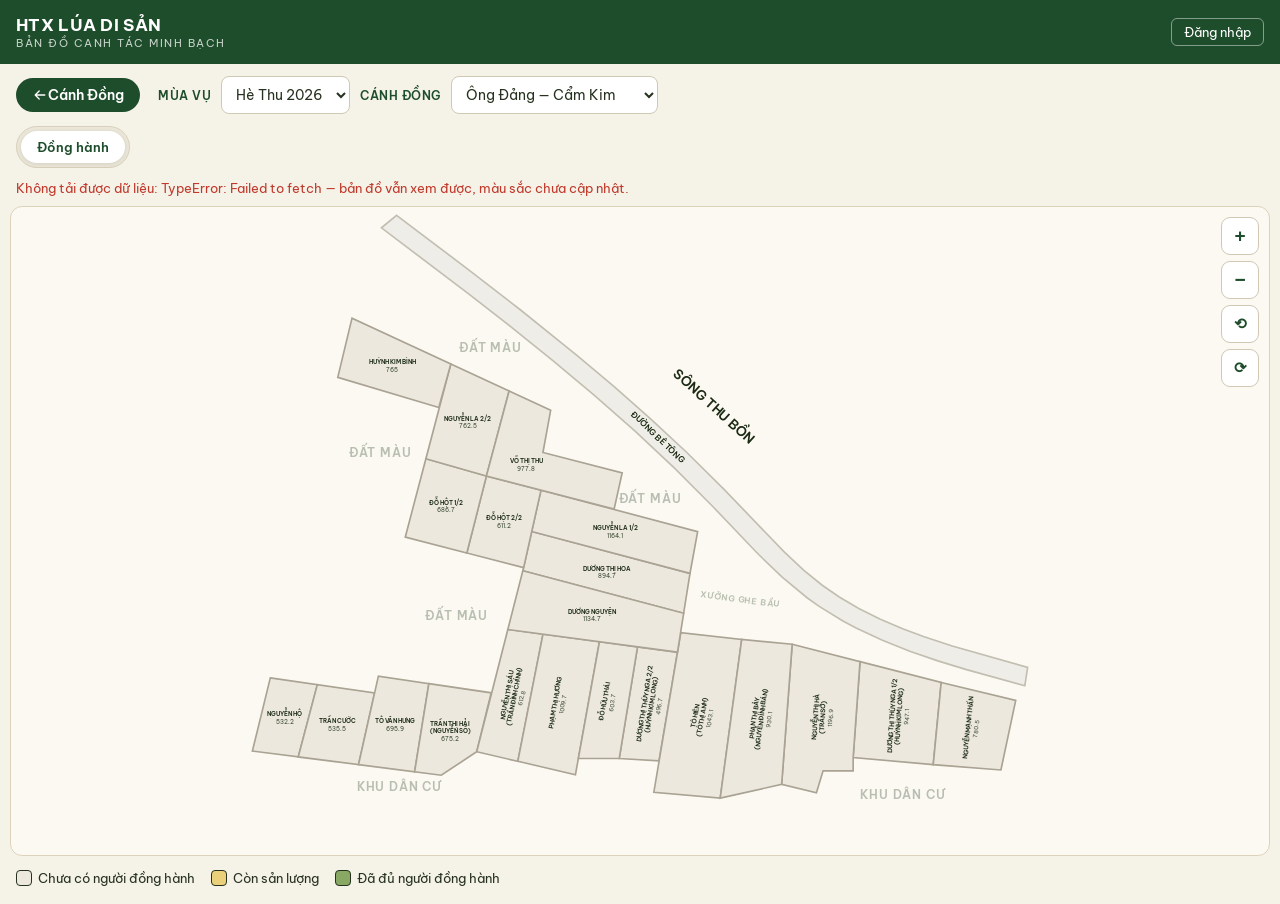
<file: ban-do.html>
<!DOCTYPE html>
<html lang="vi">
<head>
<meta charset="UTF-8">
<meta name="viewport" content="width=device-width, initial-scale=1.0">
<title>HTX Lúa Di Sản — Bản đồ canh tác</title>
<link rel="preconnect" href="https://fonts.googleapis.com/">
<link rel="preconnect" href="https://fonts.gstatic.com/" crossorigin>
<link href="https://fonts.googleapis.com/css2?family=Be+Vietnam+Pro:wght@400;500;600;700&display=swap" rel="stylesheet">
<link rel="stylesheet" href="css/chung.css?v=20261110g">
<style>
/* Nút chọn nhanh thửa hữu cơ — màu nhạt hơn nút nhập liệu để mắt nhìn ra
   ngay đâu là bước chọn, đâu là bước ghi xuống Notion. */
#thanhChonNhieu button.cn-hc{background:#d7e8bd;color:#2b4417}
/* Hai dòng phân bón: nhãn — ô số — đơn vị, thẳng hàng nhau */
.nl-phan{display:grid;grid-template-columns:1fr 96px auto;align-items:center;gap:10px;margin-bottom:8px}
.nl-phan label{font-size:14px;color:#3f4a33}
.nl-phan input{width:100%;font:inherit;font-size:15px;padding:9px 11px;border:1.5px solid #ddd6c2;
  border-radius:9px;background:#fffdf8;text-align:right}
.nl-phan span{font-size:13px;color:#7b8270;min-width:46px}
/* Chip trạng thái: vàng = chưa làm, hồng = đang làm, xanh = xong */
#hopTrangThai .chip.tt-kh.dachon{background:#f6e6b8;border-color:#d8bf76;color:#6b5518}
#hopTrangThai .chip.tt-dl.dachon{background:#f7dbe4;border-color:#dba7b8;color:#7a2540}
#hopTrangThai .chip.tt-ht.dachon{background:#dff0cc;border-color:#a7c884;color:#33521a}
#thanhChonNhieu #cnSoLuong small{display:block;font-weight:400;font-size:11.5px;opacity:.8;margin-top:2px}
.nut-truyxuat{display:block;margin-top:10px;text-align:center;font-size:14.5px;font-weight:600;
  color:#1e4d2b;border:1.6px solid #1e4d2b;border-radius:26px;padding:11px 18px;text-decoration:none}
.nut-truyxuat:hover{background:#1e4d2b;color:#fff}
</style>
<style>
/* ===== Form nhật ký có cấu trúc ===== */
.nl-buoc{font-size:12px;font-weight:600;letter-spacing:.06em;text-transform:uppercase;
         color:#8a9080;margin:18px 0 8px}
.nl-nhom{display:grid;grid-template-columns:repeat(3,1fr);gap:8px}
.nl-nhom button{padding:14px 6px;border:1.5px solid #d8dcd0;background:#fff;border-radius:12px;
         font:inherit;font-size:14px;font-weight:600;color:#5c6352;cursor:pointer;line-height:1.35}
.nl-nhom button small{display:block;font-weight:400;font-size:11px;color:#98a08c;margin-top:3px}
.nl-nhom button.dachon{background:#eef4e4;border-color:#7a9c46;color:#3f5a1c}
.chip-hop{display:flex;flex-wrap:wrap;gap:7px}
.chip{padding:9px 13px;border:1.5px solid #d8dcd0;background:#fff;border-radius:20px;
      font:inherit;font-size:13.5px;color:#5c6352;cursor:pointer}
.chip.dachon{background:#eef4e4;border-color:#7a9c46;color:#3f5a1c;font-weight:600}
.chip.md-nhe.dachon{background:#e8f3e0;border-color:#6f9b3f}
.chip.md-vua.dachon{background:#fbf2d8;border-color:#c9a227;color:#7a5f00}
.chip.md-nang.dachon{background:#f9e2de;border-color:#c0392b;color:#8c2318}
.nl-ba{display:grid;grid-template-columns:1.4fr .8fr .8fr;gap:8px}
.nl-an{display:none}
.nl-congtac{display:flex;align-items:center;gap:10px;padding:12px;border:1.5px solid #e6c9a8;
            background:#fdf6ec;border-radius:12px;margin-top:14px}
.nl-congtac input{width:20px;height:20px;accent-color:#c0392b}
.nl-congtac label{font-size:13.5px;color:#7a5a2e;margin:0;font-weight:500}
.nl-goiy{font-size:12px;color:#98a08c;margin-top:5px;line-height:1.45}
.nk-phan-khoi{margin-top:9px;padding:10px 12px;background:#eef4e4;border-left:3px solid #7a9c46;border-radius:7px;font-size:13px;line-height:1.6;color:#3f5a1c}
.nk-phan-khoi strong{display:block;font-size:12px;margin-bottom:3px}
.nk-phan-thieu{padding:12px;border:1px solid #e6c9a8;background:#fdf6ec;border-radius:10px;color:#7a5a2e;margin-bottom:14px;font-size:13px}

/* Chế độ nhúng trong tab Cánh Đồng: ban-do.html?nhung=1&dong=CKOD */
body.nhung header{display:none}
body.nhung .chon{display:none}
.quay-lai{display:inline-flex;align-items:center;text-decoration:none;
  background:var(--xanh-dam,#1e4d2b);color:#fff;font-weight:600;font-size:13.5px;
  padding:8px 16px;border-radius:22px;margin-right:8px;white-space:nowrap}
.quay-lai:hover{background:#163a20}
body.nhung #trangthai{padding-top:10px}

/* ===== Chế độ bản đồ: Đồng hành / Canh tác ===== */
.bd-chedo{display:flex;justify-content:center;gap:6px;margin:0 16px 12px;padding:4px;
  background:#ebe7d9;border:1px solid #d8d0bb;border-radius:999px;width:max-content;max-width:calc(100% - 32px)}
.bd-chedo button{border:0;background:transparent;color:#66705f;font:inherit;font-size:13px;font-weight:600;
  padding:8px 16px;border-radius:999px;cursor:pointer;white-space:nowrap}
.bd-chedo button.active{background:#fff;color:var(--xanh-dam,#1e4d2b);box-shadow:0 1px 5px rgba(33,45,25,.12)}
.bd-chedo button[hidden]{display:none}
.bd-chedo button:focus-visible{outline:2px solid var(--xanh-dam,#1e4d2b);outline-offset:2px}
/* Ba trạng thái Đồng hành — tách hoàn toàn khỏi bộ màu Canh tác. */
.thua.dong-hanh-chua{fill:#ece8de;stroke:#aaa394}
.thua.dong-hanh-con{fill:#ead07b;stroke:#a98b2f}
.thua.dong-hanh-du{fill:#88a864;stroke:#4f7132}
/* Chữ ao, kênh, mương, sông và đường dùng chung ở mọi cánh đồng. */
#svgBanDo .nhan-dia-hinh{
  fill:#1b2a14;opacity:1;letter-spacing:normal;font-weight:600;
  stroke:#fbf9f1;stroke-width:.13em;stroke-linejoin:round;
  paint-order:stroke;pointer-events:none
}
.chuthich-donghanh{display:flex;gap:16px;padding:0 16px 18px;font-size:12.5px;flex-wrap:wrap}
.chuthich-donghanh span{display:inline-flex;align-items:center;gap:6px}
.chuthich-donghanh i{width:16px;height:16px;border-radius:4px;display:inline-block;border:1.5px solid}
.i-dh-chua{background:#ece8de;border-color:#aaa394}
.i-dh-con{background:#ead07b;border-color:#a98b2f}
.i-dh-du{background:#88a864;border-color:#4f7132}

/* ===== Trải nghiệm "Thửa ruộng của tôi" ===== */
.thua-cua-toi-banner{display:none;align-items:center;gap:10px;margin:0 16px 12px;padding:11px 13px;
  background:#eef5e5;border:1.5px solid #a8c28b;border-radius:12px;color:#31511f;font-size:13px;line-height:1.4}
.thua-cua-toi-banner.hien{display:flex}
.thua-cua-toi-banner.loi{background:#fff2ef;border-color:#dbb0a7;color:#873b2e}
.thua-cua-toi-banner strong{font-weight:700}
.thua-cua-toi-banner .tc-icon{font-size:18px;line-height:1;flex:none}
.khung-bando{position:relative}
.khung-bando.dang-xem-thua-cua-toi .thua:not(.thua-cua-toi){opacity:.40}
.thua.thua-cua-toi{filter:brightness(1.10) drop-shadow(0 0 16px rgba(43,77,28,.62));
  stroke:#214e2a!important;animation:thuaCuaToiNhip 1.8s ease-in-out infinite}
.thua-cua-toi-callout{display:none;position:absolute;z-index:8;pointer-events:none;width:280px;max-width:calc(100% - 24px);box-sizing:border-box;
  padding:9px 12px;background:#fffdf7;border:1.5px solid #315d35;border-radius:10px;
  box-shadow:0 5px 16px rgba(31,61,35,.18);color:#25482a;font-size:12.5px;font-weight:700;
  line-height:1.35;text-align:center;transform:translate(-50%,-100%)}
.thua-cua-toi-callout.hien{display:block}
.thua-cua-toi-callout::after{content:"";position:absolute;left:50%;bottom:-11px;transform:translateX(-50%);
  width:0;height:0;border-left:9px solid transparent;border-right:9px solid transparent;border-top:11px solid #315d35}
.thua-cua-toi-callout::before{content:"";position:absolute;left:50%;bottom:-8px;transform:translateX(-50%);
  z-index:1;width:0;height:0;border-left:7px solid transparent;border-right:7px solid transparent;border-top:9px solid #fffdf7}

@media (hover:hover) and (pointer:fine){
  .khung-bando{cursor:grab}
  .khung-bando.dang-keo{cursor:grabbing;user-select:none}
  .khung-bando.dang-keo .thua{cursor:grabbing}
}
@keyframes thuaCuaToiNhip{0%,100%{filter:brightness(1.08) drop-shadow(0 0 9px rgba(43,77,28,.42))}
  50%{filter:brightness(1.18) drop-shadow(0 0 22px rgba(43,77,28,.78))}}
@media(prefers-reduced-motion:reduce){.thua.thua-cua-toi{animation:none}}

/* ===== Popup Đồng hành ===== */
.dh-phu-de{font-size:12.5px;color:#727a69;margin:3px 0 14px}
.dh-tongquan{display:grid;grid-template-columns:124px 1fr;gap:16px;align-items:center;
  background:#f8f6ef;border:1px solid #e3ddcc;border-radius:15px;padding:14px;margin-top:4px}
.dh-vong{--pct:0;--vong:#a98b2f;position:relative;width:108px;height:108px;border-radius:50%;
  background:conic-gradient(var(--vong) calc(var(--pct)*1%),#e4e0d5 0);display:grid;place-items:center;margin:auto}
.dh-vong::before{content:"";position:absolute;inset:10px;background:#fff;border-radius:50%}
.dh-vong-so{position:relative;z-index:1;text-align:center;font-weight:700;color:#334126;font-size:21px;line-height:1.05}
.dh-vong-so small{display:block;font-size:10.5px;font-weight:500;color:#7d8475;margin-top:4px}
.dh-so-lieu{display:grid;gap:8px}
.dh-so-hang{display:flex;justify-content:space-between;gap:12px;font-size:13px;color:#68705f}
.dh-so-hang b{color:#26321f;font-size:14px;text-align:right}
.dh-trangthai{display:inline-flex;align-items:center;gap:7px;margin-top:11px;padding:7px 11px;
  border-radius:999px;font-size:12.5px;font-weight:600}
.dh-trangthai.chua{background:#efede7;color:#665f54}
.dh-trangthai.con{background:#f7edca;color:#725d18}
.dh-trangthai.du{background:#e0ecd3;color:#355421}
.dh-muc{margin-top:18px}
.dh-muc h3{font-size:13.5px;color:#304125;margin-bottom:9px}
.dh-danh-sach{border-top:1px solid #ece7da}
.dh-nguoi{display:flex;justify-content:space-between;gap:12px;padding:10px 0;border-bottom:1px solid #ece7da;
  font-size:13px;line-height:1.35}
.dh-nguoi span{color:#394534}
.dh-nguoi b{color:#26321f;white-space:nowrap}
.dh-trong{font-size:13px;color:#7b8273;background:#f7f5ef;border-radius:10px;padding:12px}
.dh-cua-toi{display:none;margin:0 0 14px;padding:11px 12px;background:#eef5e5;border:1px solid #b9cea2;
  border-radius:11px;color:#31511f;font-size:12.8px;line-height:1.45}
.dh-cua-toi.hien{display:block}
.dh-hanhdong-row{display:flex;gap:9px;margin-top:16px}
.dh-hanhdong{display:block;flex:1;border:0;border-radius:11px;padding:12px 13px;
  background:var(--xanh-dam,#1e4d2b);color:#fff;font:inherit;font-size:13.5px;font-weight:600;cursor:pointer}
.dh-hanhdong.phu{background:#fff;color:var(--xanh-dam,#1e4d2b);border:1.5px solid var(--xanh-dam,#1e4d2b)}
.dh-hanhdong[disabled]{background:#d8d6ce;color:#8c8a82;cursor:default;border-color:#d8d6ce}
@media(max-width:520px){.dh-hanhdong-row{flex-direction:column}}
@media(max-width:420px){
  .dh-tongquan{grid-template-columns:96px 1fr;gap:12px;padding:12px}
  .dh-vong{width:88px;height:88px}.dh-vong-so{font-size:18px}
}
</style>
<link rel="stylesheet" href="css/mobile-ui.css?v=20260925a">
</head>
<body>

<header>
  <div class="logo">HTX LÚA DI SẢN<small>Bản đồ canh tác minh bạch</small></div>
  <div class="spacer"></div>
  <div id="userBox"><button onclick="moModal(&#39;mpDN&#39;)">Đăng nhập</button></div>
</header>

<div class="chon">
  <!-- Chỉ hiện khi mở toàn màn hình; trong iframe cả khối .chon đã bị ẩn. -->
  <a id="nutQuayLai" class="quay-lai" href="canh-dong.html"><svg class="nav-arrow" width="16" height="16" viewBox="0 0 20 20" aria-hidden="true" focusable="false"><path d="M4 10h12m-5-5 5 5-5 5" transform="rotate(180 10 10)" fill="none" stroke="currentColor" stroke-width="1.6" stroke-linecap="round" stroke-linejoin="round"/></svg> Cánh Đồng</a>
  <label>Mùa vụ</label>
  <select id="selVu"><option value="HT26">Hè Thu 2026</option></select>
  <label>Cánh đồng</label>
  <select id="selDong">
    <option value="CKOD">Ông Đảng — Cẩm Kim</option>
    <option value="CTDM">Đồng Mẫu — Cẩm Thanh</option>
    <option value="CTDC">Đồng Cao — Cẩm Thanh</option>
    <option value="TL1">Trường Lệ 1 — Cẩm Châu</option>
  </select>
</div>

<div class="bd-chedo" id="bdCheDo" role="tablist" aria-label="Chế độ xem bản đồ">
  <button type="button" id="tabDongHanh" class="active" role="tab" aria-selected="true"
          onclick="chonCheDoBanDo('dong-hanh')">Đồng hành</button>
  <button type="button" id="tabCanhTac" role="tab" aria-selected="false" hidden
          onclick="chonCheDoBanDo('canh-tac')">Canh tác</button>
</div>

<div id="trangthai">Đang kết nối dữ liệu…</div>

<div class="thua-cua-toi-banner" id="thuaCuaToiBanner" aria-live="polite">
  <span class="tc-icon">🌾</span>
  <div id="thuaCuaToiText"><strong>Đây là thửa ruộng bạn đang đồng hành.</strong></div>
</div>

<!-- Thanh tiến độ mùa vụ (tự hiện khi có dữ liệu Notion) -->
<div class="vu-panel" id="vuPanel" style="display:none">
  <h3 id="vuTen">Tiến độ mùa vụ</h3>
  <div class="vu-giaidoan" id="vuGiaiDoan"></div>
  <div class="tienDoKhung" id="tienDoKhung">
    <div class="tienDoFill" id="tienDoFill" style="width:0%"></div>
  </div>
</div>

<div class="khung-bando">
  <div class="zoombtns">
    <button onclick="zoom(1.25)">+</button>
    <button onclick="zoom(0.8)">−</button>
    <button onclick="xoay(-15)" aria-label="Xoay trái" style="font-size:15px">⟲</button>
    <button onclick="xoay(15)" aria-label="Xoay phải" style="font-size:15px">⟳</button>
    <button id="btnChonNhieu" onclick="toggleChonNhieu()" aria-label="Chọn nhiều thửa" style="font-size:15px" title="Chọn nhiều thửa">☑️</button>
  </div>
  <div id="thanhChonNhieu" style="display:none">
    <span id="cnSoLuong">Đã chọn 0 thửa</span>
    <!-- Chọn nhanh toàn bộ thửa hữu cơ. Đứng TRƯỚC nút nhập liệu vì đây
         là bước chọn, còn nhập liệu là bước sau. -->
    <button onclick="chonHetHuuCo()" class="cn-hc">🌱 Chọn hết thửa hữu cơ</button>
    <button onclick="nhapNhieuThua()">✏️ Nhập liệu cho các thửa đã chọn</button>
    <button onclick="huyChonNhieu()" class="cn-huy">Hủy</button>
  </div>
  <div id="svgwrap"></div>
  <div class="thua-cua-toi-callout" id="thuaCuaToiCallout">Đây là thửa ruộng bạn đang đồng hành</div>
</div>

<div class="chuthich-donghanh" id="chuthichDongHanh">
  <span><i class="i-dh-chua"></i> Chưa có người đồng hành</span>
  <span><i class="i-dh-con"></i> Còn sản lượng</span>
  <span><i class="i-dh-du"></i> Đã đủ người đồng hành</span>
</div>

<div class="chuthich">
  <span><i class="i-hc"></i> Canh tác hữu cơ</span>
  <span><i class="i-vp"></i> Hữu cơ nhưng vi phạm quy trình</span>
  <span><i class="i-khc"></i> Không hữu cơ</span>
  <span><i class="i-cr"></i> Chưa có dữ liệu</span>
</div>

<!-- Modal Đồng hành — tách riêng khỏi modal Canh tác để khách xem công khai -->
<div class="modal-phu" id="mpDongHanh" role="dialog" aria-modal="true" aria-labelledby="dhTieuDe">
  <div class="modal" tabindex="-1">
    <div class="dh-dialog-head"><h2 id="dhTieuDe">Thửa ruộng</h2><button type="button" class="dh-close" aria-label="Đóng thông tin người đồng hành" onclick="dongModal('mpDongHanh')">×</button></div>
    <div class="dh-phu-de" id="dhPhuDe"></div>
    <div class="dh-cua-toi" id="dhCuaToi" aria-live="polite"></div>

    <div class="dh-tongquan">
      <div class="dh-vong" id="dhVong">
        <div class="dh-vong-so"><span id="dhPhanTram">0%</span><small>đã đồng hành</small></div>
      </div>
      <div>
        <div class="dh-so-lieu">
          <div class="dh-so-hang"><span>Sản lượng ước tính</span><b id="dhSanLuong">—</b></div>
          <div class="dh-so-hang"><span>Đã đồng hành</span><b id="dhDaDongHanh">—</b></div>
          <div class="dh-so-hang"><span>Còn lại</span><b id="dhConLai">—</b></div>
        </div>
        <div class="dh-trangthai chua" id="dhTrangThai">Chưa có người đồng hành</div>
      </div>
    </div>

    <div class="dh-muc">
      <h3>Những người cùng đồng hành</h3>
      <div id="dhDanhSach" class="dh-danh-sach"></div>
    </div>

    <div class="dh-hanhdong-row">
      <button type="button" class="dh-hanhdong" id="dhHanhDong" onclick="thongBaoDongHanhMau()">Đồng hành cùng thửa này</button>
      <button type="button" class="dh-hanhdong phu" id="dhXemNhatKy" style="display:none" onclick="moNhatKyDongHanh()">Xem nhật ký thửa ruộng</button>
    </div>
    <button class="dong" onclick="dongModal('mpDongHanh')">Đóng</button>
  </div>
</div>

<!-- Modal chi tiết thửa -->
<div class="modal-phu" id="mpThua">
  <div class="modal">
    <h2 id="tThua"></h2>
    <div class="ma-sp" id="tMa"></div>
    <div id="tBadge"></div>
    <div class="hai-nut">
      <button class="nut-xem" onclick="moNhatKy()">📖 Xem nhật ký</button>
      <button class="nut-nhap" onclick="moNhapLieu()">✏️ Nhập liệu mới</button>
    </div>
    <!-- Trang truy xuất công khai: chính là trang khách quét mã QR nhìn
         thấy. Để ở đây để anh xem trước đúng thứ khách sẽ thấy. -->
    <a class="nut-truyxuat" id="tTruyXuat" href="#" style="display:none">🔎 Xem đầy đủ trang truy xuất</a>
    <button class="dong" onclick="dongModal(&#39;mpThua&#39;)">Đóng</button>
  </div>
</div>

<!-- Modal nhật ký -->
<div class="modal-phu" id="mpNK">
  <div class="modal">
    <h2>Nhật ký canh tác</h2>
    <div class="ma-sp" id="nkMa"></div>
    <div id="nkDS"><div class="trong">Đang tải…</div></div>
    <button class="dong" onclick="dongModal(&#39;mpNK&#39;)">Đóng</button>
  </div>
</div>

<!-- Modal nhập liệu -->
<div class="modal-phu" id="mpNhap">
  <div class="modal">
    <h2>Ghi nhật ký đồng</h2>
    <div class="ma-sp" id="nlMa"></div>

    <div class="nl-buoc">1 · Hôm nay ghi gì</div>
    <div class="nl-nhom">
      <button type="button" id="nhomCT" onclick="chonNhom('Canh tác')">🌾 Canh tác<small>công việc trên đồng</small></button>
      <button type="button" id="nhomVD" onclick="chonNhom('Vấn đề')">⚠️ Vấn đề<small>cỏ, chuột, sâu…</small></button>
      <button type="button" id="nhomQS" onclick="chonNhom('Quan sát')">👀 Quan sát<small>ghi nhận chung</small></button>
    </div>

    <div id="khoiCanhTac" class="nl-an">
      <div class="nl-buoc">2 · Làm việc gì</div>
      <div class="chip-hop" id="hopHoatDong"></div>
      <!-- Trạng thái CHỈ hiện cho nhóm Canh tác. Vấn đề và Quan sát là sự
           việc đã xảy ra, không có tiến độ để chọn. -->
      <div class="nl-buoc">3 · Việc này đã làm chưa</div>
      <div class="chip-hop" id="hopTrangThai"></div>
      <div id="khoiPhan" class="nl-an">
        <div class="nl-buoc">Định mức phân bón <span style="font-weight:400;text-transform:none;color:#98a08c">(kg/sào cho các thửa được chọn)</span></div>
        <!-- Hai loại phân cố định, mỗi loại một ô. Đợt nào không bón loại
             nào thì để trống — KHÔNG gõ số 0, vì trống nghĩa là "không
             bón", còn 0 nghĩa là "có bón mà bón không kilogram nào". -->
        <div class="nl-phan">
          <label for="nlBanhDau">Bánh dầu ủ</label>
          <input id="nlBanhDau" type="number" inputmode="decimal" placeholder="0" min="0" step="0.1">
          <span>kg/sào</span>
        </div>
        <div class="nl-phan">
          <label for="nlCompost">Compost</label>
          <input id="nlCompost" type="number" inputmode="decimal" placeholder="0" min="0" step="0.1">
          <span>kg/sào</span>
        </div>
        <div class="nl-goiy">Chỉ bón một loại thì để trống ô kia. Số kg thực tế của từng thửa được cập nhật tại DB Mã sản phẩm trong Notion.</div>
      </div>
      <div id="khoiNuoc" class="nl-an">
        <div class="nl-buoc">Mực nước sau khi điều tiết</div>
        <input id="nlMucNuoc" type="number" inputmode="decimal" placeholder="cm (VD: 5)">
      </div>
    </div>

    <div id="khoiVanDe" class="nl-an">
      <div class="nl-buoc">2 · Gặp vấn đề gì <span style="font-weight:400;text-transform:none;color:#98a08c">(chọn nhiều được)</span></div>
      <div class="chip-hop" id="hopVanDe"></div>
      <div class="nl-buoc">3 · Nặng cỡ nào</div>
      <div class="chip-hop" id="hopMucDo"></div>
      <div style="margin-top:9px"><input id="nlTyLe" type="number" inputmode="decimal" placeholder="Tỷ lệ đám bị hại (%)"></div>
      <div class="nl-goiy">Ước lượng là đủ. Con số này dùng để so mức độ giữa các mùa vụ.</div>
      <div class="nl-buoc">4 · Ở chỗ nào trong thửa</div>
      <div class="chip-hop" id="hopViTri"></div>
      <div class="nl-buoc">5 · Hướng xử lý</div>
      <div class="chip-hop" id="hopXuLy"></div>
      <div class="nl-congtac">
        <input type="checkbox" id="nlCanXuLy">
        <label for="nlCanXuLy">Việc này cần người khác xử lý tiếp — đánh dấu để theo dõi</label>
      </div>
    </div>

    <div id="khoiQuanSat" class="nl-an">
      <div class="nl-buoc">2 · Ở chỗ nào trong thửa <span style="font-weight:400;text-transform:none;color:#98a08c">(bỏ trống nếu cả đám)</span></div>
      <div class="chip-hop" id="hopViTriQS"></div>
    </div>

    <div id="khoiChung">
      <div class="nl-buoc" id="nlNhanNgay">Tiêu đề &amp; ngày</div>
      <div class="form-o"><input id="nlTieuDe" placeholder="VD: Chuột phá giáp mương"></div>
      <div class="form-o"><input id="nlNgay" type="date"></div>
      <div class="form-o"><label>Mô tả chi tiết</label>
        <textarea id="nlNoiDung" placeholder="Mô tả chi tiết tình hình…"></textarea></div>
      <div class="form-o"><label>Hình ảnh</label><input id="nlAnh" type="file" accept="image/*" multiple="">
        <div class="anh-xem" id="nlXemAnh"></div></div>
      <div class="form-o"><label>Video (tối đa 20MB/video — nên quay 15–30 giây)</label>
        <input id="nlVideo" type="file" accept="video/*" multiple="">
        <div id="nlXemVideo"></div></div>
      <button class="nut-gui" id="nlGui" onclick="guiNhapLieu()">Lưu vào Notion</button>
    </div>

    <div class="bao-loi" id="nlLoi"></div>
    <button class="dong" onclick="dongModal('mpNhap')">Đóng</button>
  </div>
</div>

<div class="modal-phu" id="mpDN">
  <div class="modal">
    <h2>Đăng nhập xã viên</h2>
    <p style="font-size:13px;color:#6b7263;margin:4px 0 14px">Chỉ xã viên có tài khoản mới được nhập liệu. Khách vẫn xem bản đồ và nhật ký bình thường.</p>
    <div class="form-o"><label>Tên đăng nhập</label><input id="dnUser" autocomplete="username"></div>
    <div class="form-o"><label>Mật khẩu</label><input id="dnPass" type="password" autocomplete="current-password"></div>
    <button class="nut-gui" id="dnGui" onclick="dangNhap()">Đăng nhập</button>
    <div class="bao-loi" id="dnLoi"></div>
    <button class="dong" onclick="dongModal(&#39;mpDN&#39;)">Đóng</button>
  </div>
</div>

<script src="js/chung.js?v=20260829f"></script>
<script>
/* ======================================================================
   CỔNG CHẶN CÁNH ĐỒNG — bắt buộc chạy GIỮA chung.js và ban-do.js
   ----------------------------------------------------------------------
   js/ban-do.js khởi động luôn với Ông Đảng và gọi napNotion() ngay. Khi
   trang được nhúng với ?dong=CTDM, yêu cầu Ông Đảng đó vẫn chạy song
   song và có thể về SAU, ghi đè lên số liệu đúng — bản đồ vẽ Đồng Mẫu
   mà panel ghi Ông Đảng.

   Chặn ở đây thì việc đó không xảy ra được: mọi truy vấn VÀ mọi lần đọc
   đệm không đúng cánh đồng đang cần đều bị dừng trước khi tới nơi.
   Mốc so sánh là <select id="selDong"> — trình duyệt cập nhật giá trị
   này TRƯỚC khi phát sự kiện change, nên nó luôn là cánh đồng thật sự
   muốn xem.

   LƯU Ý: ba thẻ script quanh đây phải là thẻ TĨNH. Đừng thay bằng
   document.write — nó không bảo đảm thứ tự chạy.
   ====================================================================== */
(function () {
  var q = new URLSearchParams(location.search);

  /* ?vu=DX26 — trang Cánh Đồng truyền vụ đang xem sang, để bản đồ mở toàn
     màn hình không nhảy về vụ mặc định. Phải chốt Ở ĐÂY, trước khi
     js/ban-do.js gọi napNotion(). */
  var vuURL = (q.get('vu') || '').toUpperCase();
  var selV = document.getElementById('selVu');
  if (vuURL && selV) {
    var coRoi = false;
    for (var k = 0; k < selV.options.length; k++) {
      if (selV.options[k].value === vuURL) { coRoi = true; break; }
    }
    if (!coRoi) selV.insertAdjacentHTML('beforeend',
      '<option value="' + vuURL + '">' + vuURL + '</option>');
    selV.value = vuURL;
  }

  var dong = (q.get('dong') || '').toUpperCase();
  var sel = document.getElementById('selDong');

  // Chốt ô chọn theo URL NGAY, trước khi ban-do.js chạy
  if (dong && sel) {
    for (var i = 0; i < sel.options.length; i++) {
      if (sel.options[i].value === dong) { sel.value = dong; break; }
    }
  }

  function dongDangCan() {
    var s = document.getElementById('selDong');
    return s ? String(s.value).toUpperCase() : '';
  }
  window.__HTX_DONG_CAN = dongDangCan;

  // Chặn đường ĐỌC ĐỆM (phải gán trên prototype — gán trên localStorage
  // trực tiếp không có tác dụng)
  var lsGoc = Storage.prototype.getItem;
  Storage.prototype.getItem = function (k) {
    if (typeof k === 'string' && k.indexOf('htxmap') === 0) {
      var can = dongDangCan();
      if (can && String(k).toUpperCase().indexOf('_' + can + '_') === -1) {
        console.warn('[HTX] Bỏ đệm ' + k + ' — đang cần ' + can);
        return null;
      }
    }
    return lsGoc.call(this, k);
  };

  // Chặn đường MẠNG
  var apiGoc = window.goiAPI;
  if (typeof apiGoc === 'function') {
    window.goiAPI = function (goi) {
      if (goi && goi.action === 'getMapData') {
        var can = dongDangCan();
        if (can && String(goi.field).toUpperCase() !== can) {
          console.warn('[HTX] Chặn truy vấn ' + goi.field + ' — đang cần ' + can);
          return new Promise(function () {});
        }
      }
      return apiGoc.apply(this, arguments);
    };
  }
})();
</script>
<!-- ?v=... là CHỐNG BỘ NHỚ ĐỆM. Đừng gỡ.
     22/08/2026: máy xã viên chạy ban-do.html MỚI ghép với js/ban-do.js CŨ
     vì trình duyệt điện thoại giữ file .js rất lâu còn .html thì kiểm lại
     thường xuyên. Kết quả: chốt chặn có mà bộ nhận ảnh không có, chọn ảnh
     xong không lưu được.
     MỖI LẦN SỬA js/ hoặc css/ PHẢI ĐỔI SỐ NÀY, nếu không xã viên vẫn chạy
     bản cũ mà không ai biết. Quy ước: ngày + chữ cái, ví dụ 20260822a. -->
<script src="js/tl1-ban-do.js?v=20261117e"></script>
<script src="js/ctdm-dx27-ban-do.js?v=20261117d"></script>
<script src="js/ban-do.js?v=20261117e"></script>
<script src="js/phan-bon.js?v=20261007b"></script>
<script>
/* ======================================================================
   FORM NHẬT KÝ CÓ CẤU TRÚC — nằm THẲNG trong ban-do.html
   ----------------------------------------------------------------------
   Đặt ở đây thay vì trong js/ban-do.js để hai file không phải khớp phiên
   bản nhau. Toàn bộ nằm trong một hàm bọc kín, KHÔNG khai báo let/const
   ở phạm vi toàn cục, nên không đụng độ tên biến với js/ban-do.js.
   Các hàm được gán đè lên window ở cuối.
   ====================================================================== */
(function () {
  'use strict';
  var $ = function (id) { return document.getElementById(id); };

  /* Danh sách option — phải khớp TỪNG KÝ TỰ với Notion và với
     CONFIG.WL trong Apps Script. Sai một dấu là dữ liệu bị chặn. */
  var OPT = {
    hoatDong: ['Làm đất','Ngâm ủ giống','Gieo/Cấy','Dặm - cấy lại','Bón phân',
               'Điều tiết nước','Làm cỏ','Cắt bông cỏ','Rào chuột','Bắt ốc',
               'Thu hoạch'],
    vanDe: ['Cỏ','Chuột','Ốc bươu vàng','Sâu','Đạo ôn','Khô vằn',
            'Khô nước','Ngập úng','Nhiễm mặn','Nhiễm phèn','Đổ ngã','Vàng lá'],
    /* Ba trạng thái này chỉ hiện cho nhóm Canh tác. Phải khớp TỪNG KÝ TỰ
       với CONFIG.STATUS_FORM trong Apps Script và với option cột "Trạng
       thái" trong Notion — lệch một dấu là bản ghi bị chặn im lặng. */
    trangThai: ['Kế hoạch','Đang làm','Hoàn thành'],
    mucDo: ['Nhẹ (<10%)','Vừa (10-30%)','Nặng (>30%)'],
    viTri: ['Giữa đám','Sát bờ','Giáp đất màu','Giáp đất ở','Giáp mương'],
    xuLy:  ['Rào ni lông','Thêm nước','Tháo nước','Cắt bông cỏ','Thuê công',
            'Đặt bẫy','Nhổ cỏ tay','Duy trì nước','Kiểm tra bờ']
  };

  var nlNhom = '';
  /* hoatDong là MẢNG: một lần ghi có thể gồm nhiều việc (làm cỏ + bón phân…) */
  var nlChon = { hoatDong:[], vanDe:[], mucDo:'', viTri:[], xuLy:[], trangThai:'' };

  function hienKhoi(id, hien) {
    var e = $(id); if (e) e.classList.toggle('nl-an', !hien);
  }

  function capNhatOHoatDong() {
    /* hoatDong nay là mảng — phải hỏi "có chứa không", không so dấu bằng.
       Dùng indexOf thay includes cho máy cũ. */
    var ds = nlChon.hoatDong || [];
    hienKhoi('khoiPhan', ds.indexOf('Bón phân') !== -1);
    hienKhoi('khoiNuoc', ds.indexOf('Điều tiết nước') !== -1);
  }

  /* Tô sẵn một chip đang chọn. Dùng cho mặc định "Hoàn thành" — veChip
     vẽ lại từ đầu nên phải gọi SAU nó, không thì bị xoá mất. */
  function danhDauChip(idHop, giaTri) {
    var hop = $(idHop); if (!hop) return;
    Array.prototype.forEach.call(hop.querySelectorAll('.chip'), function (b) {
      b.classList.toggle('dachon', b.getAttribute('data-v') === giaTri);
    });
  }

  /* Chọn "Kế hoạch" thì ô ngày không còn là ngày đã làm nữa. Đổi nhãn để
     người ghi khỏi nhầm — và để bản ghi kế hoạch mang đúng ngày dự tính
     chứ không phải hôm nay. */
  function capNhatNhanNgay() {
    var e = $('nlNhanNgay'); if (!e) return;
    e.innerHTML = (nlChon.trangThai === 'Kế hoạch')
      ? 'Tiêu đề &amp; ngày dự kiến'
      : 'Tiêu đề &amp; ngày';
  }

  function veChip(idHop, ds, khoa, nhieu, lopThem) {
    var hop = $(idHop); if (!hop) return;
    hop.innerHTML = ds.map(function (v, i) {
      var lop = lopThem ? (' ' + lopThem[i]) : '';
      return '<button type="button" class="chip' + lop + '" data-v="' + v + '">' + v + '</button>';
    }).join('');
    Array.prototype.forEach.call(hop.querySelectorAll('.chip'), function (b) {
      b.onclick = function () {
        var v = b.getAttribute('data-v');
        if (nhieu) {
          var ds2 = nlChon[khoa], i = ds2.indexOf(v);
          if (i === -1) ds2.push(v); else ds2.splice(i, 1);
          b.classList.toggle('dachon');
        } else {
          /* Trạng thái KHÔNG được bỏ trống: bấm lại chip đang chọn thì
             giữ nguyên, không tắt. Bản ghi không trạng thái là bản ghi
             không ai biết đã làm hay chưa. */
          var bat = (khoa === 'trangThai') ? true : (nlChon[khoa] !== v);
          Array.prototype.forEach.call(hop.querySelectorAll('.chip'), function (x) {
            x.classList.remove('dachon');
          });
          nlChon[khoa] = bat ? v : '';
          if (bat) b.classList.add('dachon');
        }
        /* PHẢI nằm ngoài if/else. Trước đây dòng này nằm trong nhánh
           "chọn một", nên khi Hoạt động chuyển sang chọn nhiều thì hai
           khối Bón phân và Mực nước không bao giờ hiện ra nữa. */
        if (khoa === 'hoatDong')  capNhatOHoatDong();
        if (khoa === 'trangThai') capNhatNhanNgay();
      };
    });
  }

  function chonNhom(nhom) {
    nlNhom = nhom;
    $('nhomCT').classList.toggle('dachon', nhom === 'Canh tác');
    $('nhomVD').classList.toggle('dachon', nhom === 'Vấn đề');
    $('nhomQS').classList.toggle('dachon', nhom === 'Quan sát');
    hienKhoi('khoiCanhTac', nhom === 'Canh tác');
    hienKhoi('khoiVanDe',   nhom === 'Vấn đề');
    hienKhoi('khoiQuanSat', nhom === 'Quan sát');
    hienKhoi('khoiChung',   true);
    if (nhom === 'Canh tác') capNhatOHoatDong();
    var td = $('nlTieuDe');
    if (td && !td.value) {
      if (nhom === 'Canh tác' && nlChon.hoatDong.length) td.value = nlChon.hoatDong.join(' · ');
      if (nhom === 'Quan sát') td.value = 'Thăm đồng';
    }
  }

  function resetFormNhatKy() {
    nlNhom = '';
    nlChon = { hoatDong:[], vanDe:[], mucDo:'', viTri:[], xuLy:[], trangThai:'Hoàn thành' };
    veChip('hopHoatDong', OPT.hoatDong, 'hoatDong', true);
    veChip('hopVanDe',    OPT.vanDe,    'vanDe',    true);
    veChip('hopMucDo',    OPT.mucDo,    'mucDo',    false, ['md-nhe','md-vua','md-nang']);
    veChip('hopViTri',    OPT.viTri,    'viTri',    true);
    veChip('hopViTriQS',  OPT.viTri,    'viTri',    true);
    veChip('hopXuLy',     OPT.xuLy,     'xuLy',     true);
    /* Mặc định "Hoàn thành": phần lớn bản ghi là ghi lại việc vừa làm
       xong. Ai lên kế hoạch trước thì bấm đổi — đường bấm thường ngày
       không dài thêm chạm nào. */
    veChip('hopTrangThai', OPT.trangThai, 'trangThai', false, ['tt-kh','tt-dl','tt-ht']);
    danhDauChip('hopTrangThai', 'Hoàn thành');
    capNhatNhanNgay();
    ['nhomCT','nhomVD','nhomQS'].forEach(function (id) {
      var e = $(id); if (e) e.classList.remove('dachon');
    });
    ['khoiCanhTac','khoiVanDe','khoiQuanSat','khoiPhan','khoiNuoc']
      .forEach(function (id) { hienKhoi(id, false); });
    hienKhoi('khoiChung', true);   // tiêu đề, ngày, mô tả, ảnh, nút Lưu: luôn hiện
    ['nlTieuDe','nlNoiDung','nlBanhDau','nlCompost','nlMucNuoc','nlTyLe','nlAnh','nlVideo']
      .forEach(function (id) { var e = $(id); if (e) e.value = ''; });
    if ($('nlCanXuLy')) $('nlCanXuLy').checked = false;
    $('nlNgay').value = new Date().toISOString().slice(0, 10);
    $('nlXemAnh').innerHTML = ''; $('nlXemVideo').innerHTML = '';
    $('nlLoi').textContent = ''; $('nlLoi').style.color = '';
    if ($('nlGui')) { $('nlGui').disabled = false; $('nlGui').textContent = 'Lưu vào Notion'; }
    /* anhDaChon / videoDaChon khai báo trong js/ban-do.js — gán lại qua
       phạm vi toàn cục, có ở cả bản cũ lẫn bản mới */
    try { anhDaChon.length = 0; videoDaChon.length = 0; } catch (e) {}
  }

  function nhanNhatKy(e) {
    var ds = [];
    if (e.hoatDong) ds.push('<span class="nk-tt">' + escHtml(e.hoatDong) + '</span>');
    (e.vanDe  || []).forEach(function (v) { ds.push('<span class="nk-tt">' + escHtml(v) + '</span>'); });
    if (e.mucDo) ds.push('<span class="nk-tt">' + escHtml(e.mucDo) + '</span>');
    (e.viTri  || []).forEach(function (v) { ds.push('<span class="nk-tt">' + escHtml(v) + '</span>'); });
    (e.daXuLy || []).forEach(function (v) { ds.push('<span class="nk-tt">✔ ' + escHtml(v) + '</span>'); });
    if (!ds.length && e.status) ds.push('<span class="nk-tt">' + escHtml(e.status) + '</span>');

    ds.push(HTXPhanBon.nhan(e, escHtml));
    return ds.join(' ');
  }

  /* --- lấy mã sản phẩm của thửa đang chọn --- */
  function maThuaDangChon() {
    var p  = MAP_DATA.plots[thuaDangChon];
    var ma = maThuaNotion(p);
    return notionPlots[ma];
  }

  function moNhapLieu() {
    dangNhapNhieu = false;
    var ph = phienHienTai();
    if (!ph) { dongModal('mpThua'); moModal('mpDN'); return; }
    if (ph.role === 'khach') { alert('Tài khoản khách chỉ xem chi tiết nhật ký, không nhập liệu được.'); return; }
    var nd = maThuaDangChon();
    if (!nd) { alert('Thửa này chưa khớp mã sản phẩm trong Notion nên chưa nhập liệu được.'); return; }
    dongModal('mpThua'); moModal('mpNhap');
    $('nlMa').textContent = nd.productCode;
    resetFormNhatKy();
  }

  function nhapNhieuThua() {
    if (!thuaDaChonNhieu.size) { alert('Anh chưa chọn thửa nào. Chạm vào các thửa trên bản đồ để chọn.'); return; }
    var ph = phienHienTai();
    if (!ph) { moModal('mpDN'); return; }
    if (ph.role === 'khach') { alert('Tài khoản khách chỉ xem chi tiết nhật ký, không nhập liệu được.'); return; }
    maNhieuThua = [];
    var boQua = [];
    thuaDaChonNhieu.forEach(function (i) {
      var p  = MAP_DATA.plots[i];
      var ma = maThuaNotion(p);
      var nd = notionPlots[ma];
      if (nd) maNhieuThua.push(nd.productCode);
      else boQua.push((p.farmer + (p.symbol ? ' ' + p.symbol : '')).trim());
    });
    if (!maNhieuThua.length) { alert('Các thửa đã chọn đều chưa có mã sản phẩm trong Notion.'); return; }
    dangNhapNhieu = true;
    moModal('mpNhap');
    $('nlMa').innerHTML = '<b>' + maNhieuThua.length + ' thửa</b> sẽ được ghi cùng nội dung này'
      + (boQua.length ? ' <span style="color:#c0392b">(bỏ qua ' + boQua.length + ' thửa chưa có mã: ' + boQua.join(', ') + ')</span>' : '');
    resetFormNhatKy();
  }

  function guiNhapLieu() {
    var ph = phienHienTai();
    if (!ph) { moModal('mpDN'); return; }
    if (!nlNhom) { $('nlLoi').textContent = 'Chọn "hôm nay ghi gì" ở bước 1 trước đã.'; return; }
    var tieude = $('nlTieuDe').value.trim();
    if (!tieude) { $('nlLoi').textContent = 'Vui lòng nhập tiêu đề.'; return; }
    if (nlNhom === 'Canh tác' && !nlChon.hoatDong.length) { $('nlLoi').textContent = 'Chọn ít nhất một việc đã làm ở bước 2.'; return; }
    if (nlNhom === 'Vấn đề'  && !nlChon.vanDe.length) { $('nlLoi').textContent = 'Chọn ít nhất một vấn đề ở bước 2.'; return; }

    /* ===== CHỐT CHẶN ẢNH/VIDEO — đừng gỡ =====
       Ba cửa, ba bệnh khác nhau. Quan trọng là báo ĐÚNG bệnh: ngày
       22/08/2026 chốt cũ nói "file chưa nạp được" làm tưởng ảnh hỏng,
       trong khi thật ra js/ban-do.js đang chạy là bản cũ lấy từ bộ nhớ
       đệm của trình duyệt.

       (0) ANH_LISTENER_OK không bật — js/ban-do.js chạy là BẢN CŨ hoặc
           chưa nạp được. Không phải lỗi ảnh.
       (1) dangDocAnh > 0 — đang nén dở. nenAnh() bất đồng bộ, ảnh camera
           12MP mất một hai giây; bấm Lưu lúc này thì anhDaChon vẫn rỗng
           mà form vẫn báo "✓ Đã lưu". Lỗi mất ảnh sáng 22/08.
       (2) input còn file — listener có gắn, có chạy, nhưng file này đọc
           không được (thường là HEIC).

       Thà chặn không cho lưu còn hơn báo thành công giả. Xã viên ra tận
       đồng chụp, về mới biết mất là không dựng lại được. */
    if (!window.ANH_LISTENER_OK) {
      $('nlLoi').style.color = '#c0392b';
      $('nlLoi').textContent = '⚠ Trang đang chạy bản cũ nên không nhận được ảnh. '
        + 'Đóng hẳn tab này, mở lại trang, rồi ghi lại. Nếu vẫn báo dòng này thì '
        + 'vào cài đặt trình duyệt xoá bộ nhớ đệm. ĐỪNG lưu khi còn dòng này — sẽ mất ảnh.';
      return;
    }
    if (window.dangDocAnh > 0) {
      $('nlLoi').style.color = '#b26a00';
      $('nlLoi').textContent = '⏳ Ảnh/video đang được xử lý, chưa xong. '
        + 'Đợi ảnh hiện đủ ở khung xem trước rồi bấm Lưu lại.';
      return;
    }
    var oAnh = $('nlAnh'), oVid = $('nlVideo');
    var conSot = (oAnh && oAnh.files ? oAnh.files.length : 0)
               + (oVid && oVid.files ? oVid.files.length : 0);
    if (conSot) {
      $('nlLoi').style.color = '#c0392b';
      $('nlLoi').textContent = '⚠ ' + conSot + ' file đọc không được (thường là ảnh HEIC '
        + 'của iPhone). Bỏ chọn rồi chọn lại; phải thấy hiện ra ở khung xem trước thì '
        + 'mới nạp được. Lưu bây giờ là MẤT file đó.';
      return;
    }

    /* Trạng thái CHỈ gửi khi là Canh tác. Với Vấn đề và Quan sát, máy
       chủ vẫn tự gán như cũ — gửi lên cũng bị bỏ qua, nhưng không gửi
       thì rõ ý hơn cho người đọc code sau này. */
    var goi = {
      action: 'createEntry', token: ph.token,
      title: tieude, content: $('nlNoiDung').value.trim(), date: $('nlNgay').value,
      images: anhDaChon.concat(videoDaChon),
      nhom: nlNhom, hoatDong: nlChon.hoatDong, vanDe: nlChon.vanDe,
      mucDo: nlChon.mucDo || '', viTri: nlChon.viTri, daXuLy: nlChon.xuLy,
      canXuLy: !!($('nlCanXuLy') && $('nlCanXuLy').checked),
      tyLe: $('nlTyLe').value || '', mucNuoc: $('nlMucNuoc').value || '',
      trangThai: (nlNhom === 'Canh tác') ? (nlChon.trangThai || 'Hoàn thành') : '',
      banhDau: $('nlBanhDau').value || '', compost: $('nlCompost').value || ''
    };
    if (dangNhapNhieu) { goi.productCodes = maNhieuThua; }
    else {
      var nd = maThuaDangChon();
      if (!nd) { $('nlLoi').textContent = 'Thửa này chưa có mã sản phẩm.'; return; }
      goi.productCode = nd.productCode;
    }

    $('nlGui').disabled = true; $('nlGui').textContent = 'Đang lưu…'; $('nlLoi').textContent = '';
    goiAPI(goi).then(function (r) {
      if (!r.ok) throw r.error;
      /* Nay là MỘT bản ghi nối nhiều thửa, nên đếm THỬA mới đúng nghĩa
         với người ghi. r.soTask giờ luôn bằng 1. */
      $('nlGui').textContent = '✓ Đã lưu cho ' + (r.soThua || 1) + ' thửa';
      if (r.boQua && r.boQua.length) {
        $('nlLoi').style.color = '#b26a00';
        $('nlLoi').textContent = 'Đã bỏ qua ' + r.boQua.length + ' thửa chưa khớp mã: ' + r.boQua.join(', ');
      }
      setTimeout(function () {
        dongModal('mpNhap');
        $('nlGui').disabled = false; $('nlGui').textContent = 'Lưu vào Notion';
        $('nlLoi').style.color = '';
        try {
          localStorage.removeItem('htxmap_v2_' + MAP_DATA.field + '_' + $('selVu').value);
          localStorage.removeItem('htxmap_'    + MAP_DATA.field + '_' + $('selVu').value);
        } catch (e) {}
        if (dangNhapNhieu && typeof huyChonNhieu === 'function') huyChonNhieu();
      }, (r.boQua && r.boQua.length) ? 2600 : 1200);
    }).catch(function (e) {
      $('nlLoi').style.color = ''; $('nlLoi').textContent = e;
      if (String(e).indexOf('hết hạn') !== -1 || String(e).indexOf('đăng nhập') !== -1) { dangXuat(); moModal('mpDN'); }
      $('nlGui').disabled = false; $('nlGui').textContent = 'Lưu vào Notion';
    });
  }

  function moNhatKy() {
    var nd = maThuaDangChon();
    if (!nd) { alert('Thửa này chưa có dữ liệu nên chưa xem được nhật ký.'); return; }
    if (!coQuyenNhatKyThua(MAP_DATA.plots[thuaDangChon])) {
      alert('Link này không có quyền xem nhật ký của thửa ruộng này.'); return;
    }
    dongModal('mpThua'); moModal('mpNK');
    $('nkMa').textContent = nd.productCode;
    $('nkDS').innerHTML = '<div class="trong">Đang tải…</div>';
    var phNK = phienHienTai();
    goiAPI({ action: 'getHistory', productCode: nd.productCode,
      token: phNK ? phNK.token : '', linkKey: LINK_KEY_NHAT_KY })
      .then(function (r) {
        if (!r.ok) throw r.error;
        var thieuNgay = HTXPhanBon.chuaCoNgay(r.phanBonChuaCoNgay, escHtml);
        if (!r.entries.length) { $('nkDS').innerHTML = thieuNgay || '<div class="trong">Chưa có bản ghi nào cho thửa này trong vụ này.</div>'; return; }
        $('nkDS').innerHTML = thieuNgay + r.entries.map(function (e, idx) {
          var dongNgay = (e.date || '')
            + ((e.nss !== null && e.nss !== undefined) ? ' · NSS ' + e.nss : '')
            + (e.giaiDoan ? ' · ' + escHtml(e.giaiDoan) : '');
          var them = (e.desc || (e.media && e.media.count))
            ? '<div class="nk-mota" id="nkmt' + idx + '" style="display:none">'
              + (e.desc ? escHtml(e.desc) : '') + dinhKemHtml(e.media) + '</div>'
              + '<button class="nk-xemthem" onclick="toggleMota(' + idx + ')" id="nkbtn' + idx + '">Xem thêm ▾</button>'
            : '';
          var lnk = e.url ? '<div><a href="' + linkNotion(e.url) + '" target="_blank" rel="noopener">Xem chi tiết trên Notion <svg class="nav-arrow" width="16" height="16" viewBox="0 0 20 20" aria-hidden="true" focusable="false"><path d="M5 15 15 5M5 5h10v10" fill="none" stroke="currentColor" stroke-width="1.6" stroke-linecap="round" stroke-linejoin="round"/></svg></a></div>' : '';
          return '<div class="nkmuc"><div class="nk-ngay">' + dongNgay + '</div>'
               + '<div class="nk-tieude">' + escHtml(e.title) + '</div>'
               + '<div>' + nhanNhatKy(e) + '</div>' + them + lnk + '</div>';
        }).join('');
      })
      .catch(function (e) { $('nkDS').innerHTML = '<div class="trong">Lỗi tải nhật ký: ' + e + '</div>'; });
  }

  /* --- Gán đè lên window: thắng mọi định nghĩa cùng tên trong js/ban-do.js --- */
  window.chonNhom        = chonNhom;
  window.resetFormNhatKy = resetFormNhatKy;
  window.veChip          = veChip;
  window.hienKhoi        = hienKhoi;
  window.nhanNhatKy      = nhanNhatKy;
  window.moNhapLieu      = moNhapLieu;
  window.nhapNhieuThua   = nhapNhieuThua;
  window.guiNhapLieu     = guiNhapLieu;
  window.moNhatKy        = moNhatKy;
})();
</script>
<script>
/* ======================================================================
   ÁP DỤNG THAM SỐ URL — chạy sau khi ban-do.js đã nạp
   ?nhung=1 : ẩn header + thanh chọn cho gọn khi nằm trong iframe
   ?dong=   : đổi sang đúng cánh đồng
   Không khai báo let/const ở phạm vi toàn cục nên không đụng độ tên biến
   với js/ban-do.js.
   ====================================================================== */
(function () {
  'use strict';
  var $ = function (id) { return document.getElementById(id); };

  // Lớp chắn cuối: bỏ mọi lô dữ liệu không thuộc cánh đồng đang cần
  var apDungGoc = window.apDungKetQua;
  if (typeof apDungGoc === 'function') {
    window.apDungKetQua = function (r) {
      try {
        var ds = (r && r.plots) || [];
        for (var i = 0; i < ds.length; i++) {
          var tienTo = String(ds[i].productCode || '').split('-')[0].toUpperCase();
          if (!tienTo) continue;
          var can = (window.__HTX_DONG_CAN && window.__HTX_DONG_CAN())
                    || String(MAP_DATA.field).toUpperCase();
          if (tienTo !== can) {
            console.warn('[HTX] Bỏ dữ liệu của ' + tienTo + ' vì đang cần ' + can);
            return;
          }
          break;
        }
      } catch (e) {}
      return apDungGoc.apply(this, arguments);
    };
  }

  var q = new URLSearchParams(location.search);
  if (q.get('nhung') === '1') document.body.classList.add('nhung');

  var dong = (q.get('dong') || '').toUpperCase();
  if (dong && typeof ALL_FIELDS !== 'undefined' && ALL_FIELDS[dong]
      && String(MAP_DATA.field).toUpperCase() !== dong) {
    MAP_DATA = banDoTheoVu(dong);
    $('selDong').value = dong;
    var vp = $('vuPanel'); if (vp) vp.style.display = 'none';  // xoá số liệu đồng trước
    try { zoomLv = 1; $('svgwrap').style.width = '100%'; } catch (e) {}
    veBanDo();
    napNotion();
  }

  /* Bước 5 — link từ QR/tài khoản. Gọi SAU khi MAP_DATA đã đổi đúng theo
     ?dong=..., nếu gọi sớm thì target CTDC có thể bị tìm nhầm trong CKOD. */
  if (typeof moThuaCuaToiTuURL === 'function') {
    /* Áp ngay và thử lại sau một nhịp ngắn. GitHub Pages/Apps Script có thể
       hoàn tất các bước khởi tạo ở thứ tự khác nhau tùy mạng và cache. */
    setTimeout(function(){ moThuaCuaToiTuURL(true); }, 0);
    setTimeout(function(){ moThuaCuaToiTuURL(false); }, 500);
  }

  console.log('[HTX] bản đồ nhúng 3.0');
})();
</script>
<!-- Vercel preview trigger: feature/dong-hanh-step-1 -->
<script src="js/map-dialog.js?v=20260925a"></script>
</body>
</html>
</file>
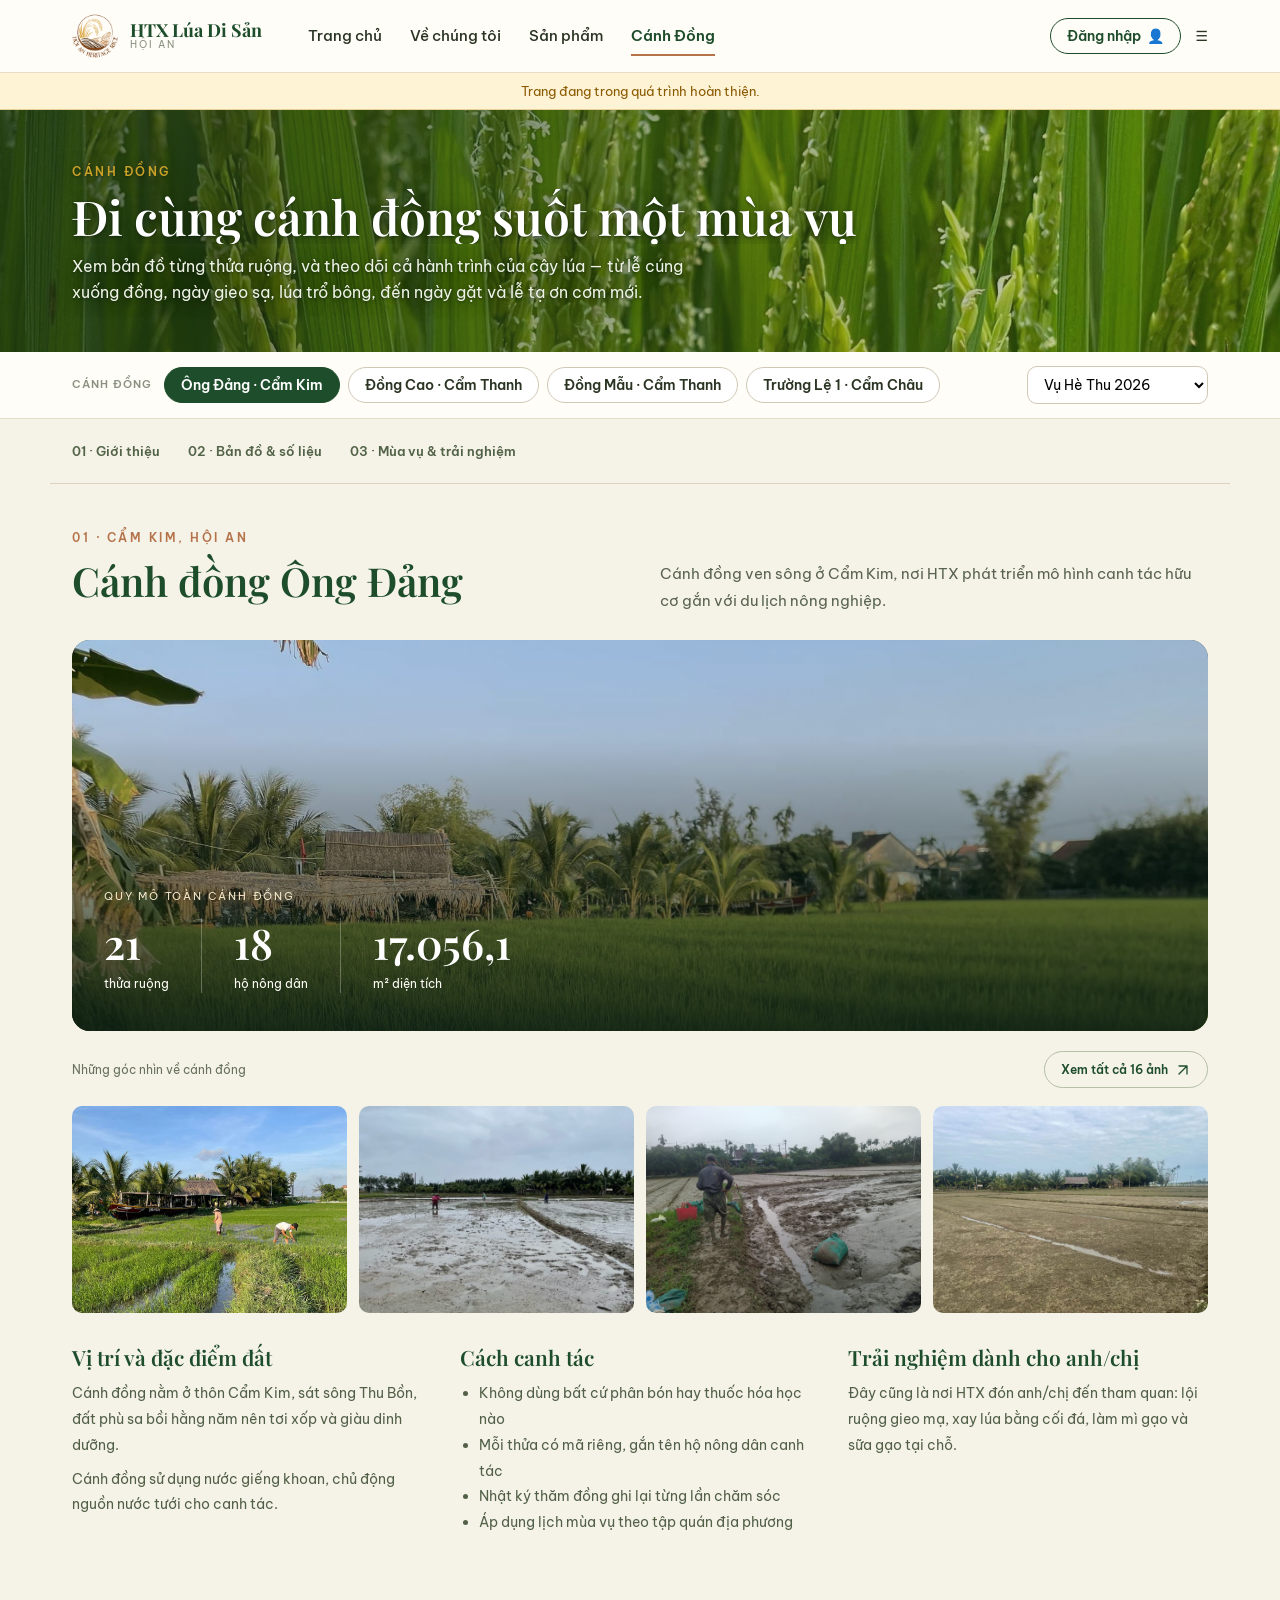
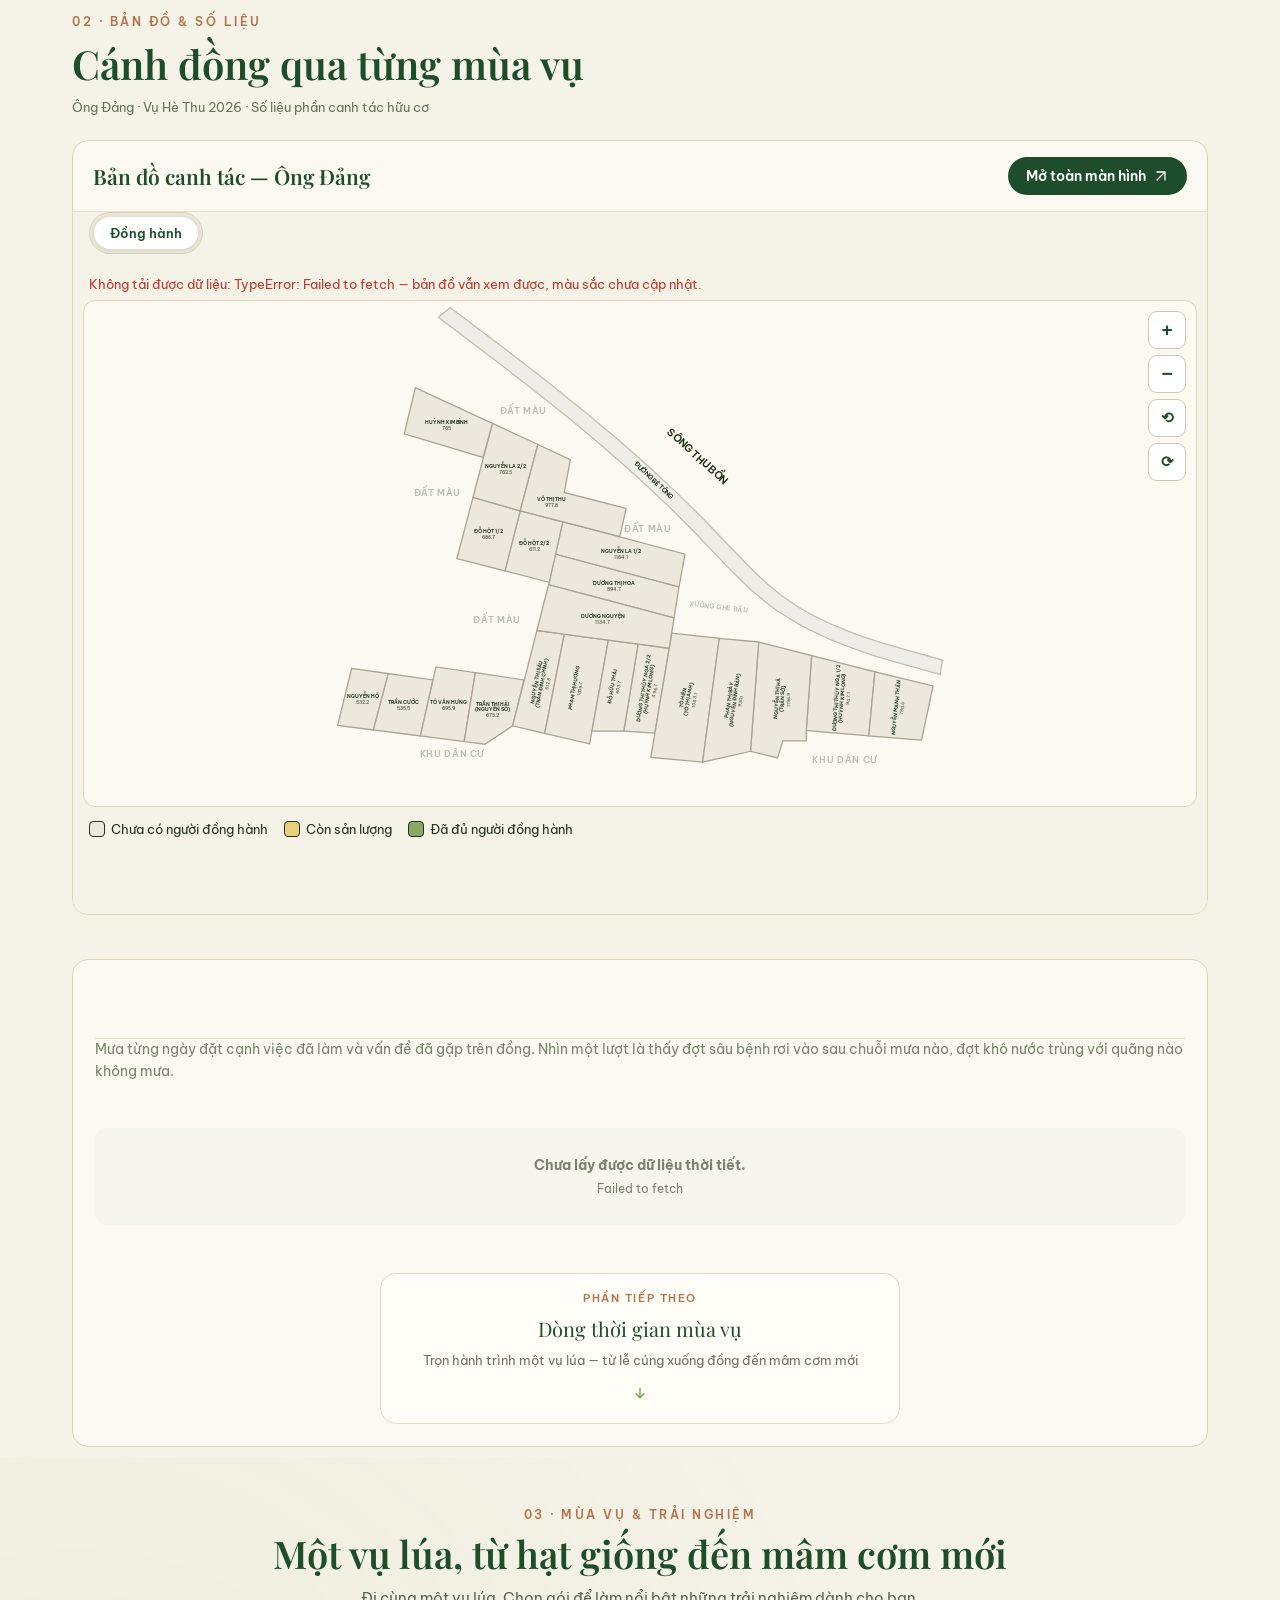
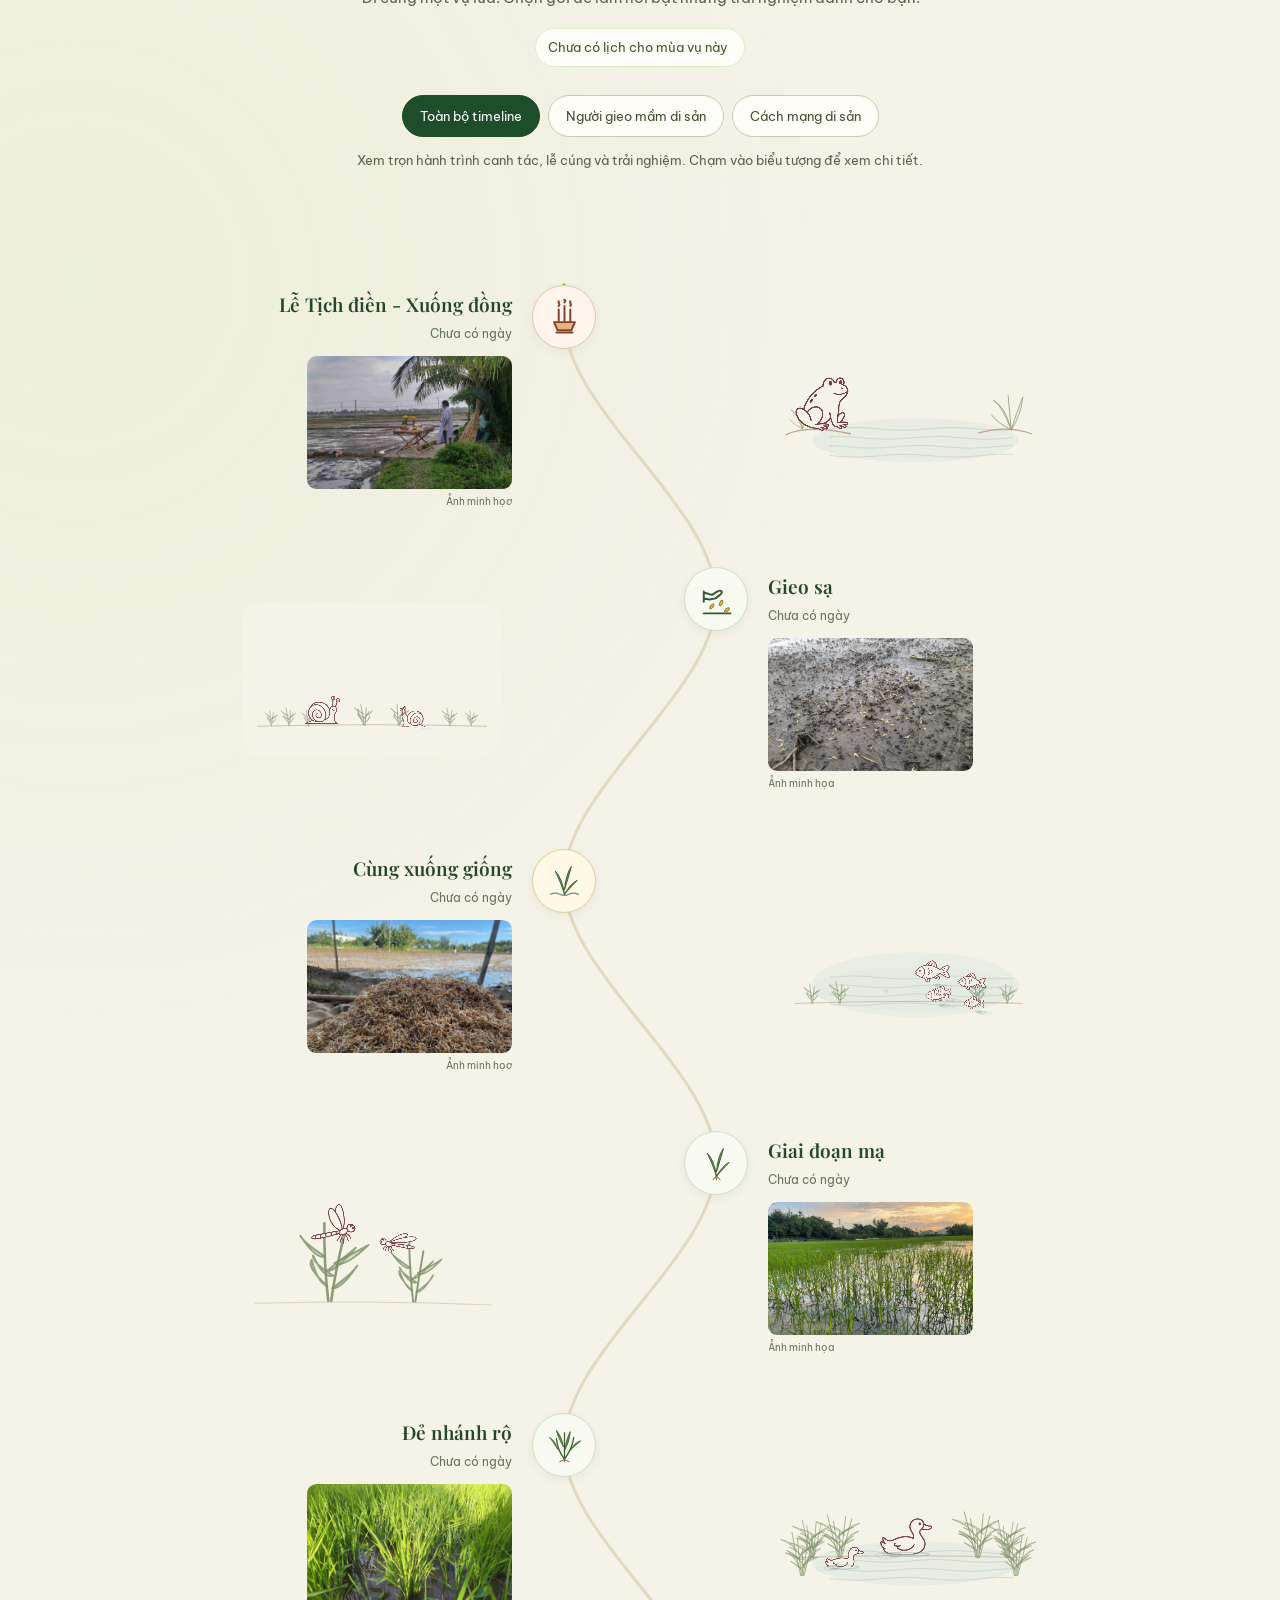
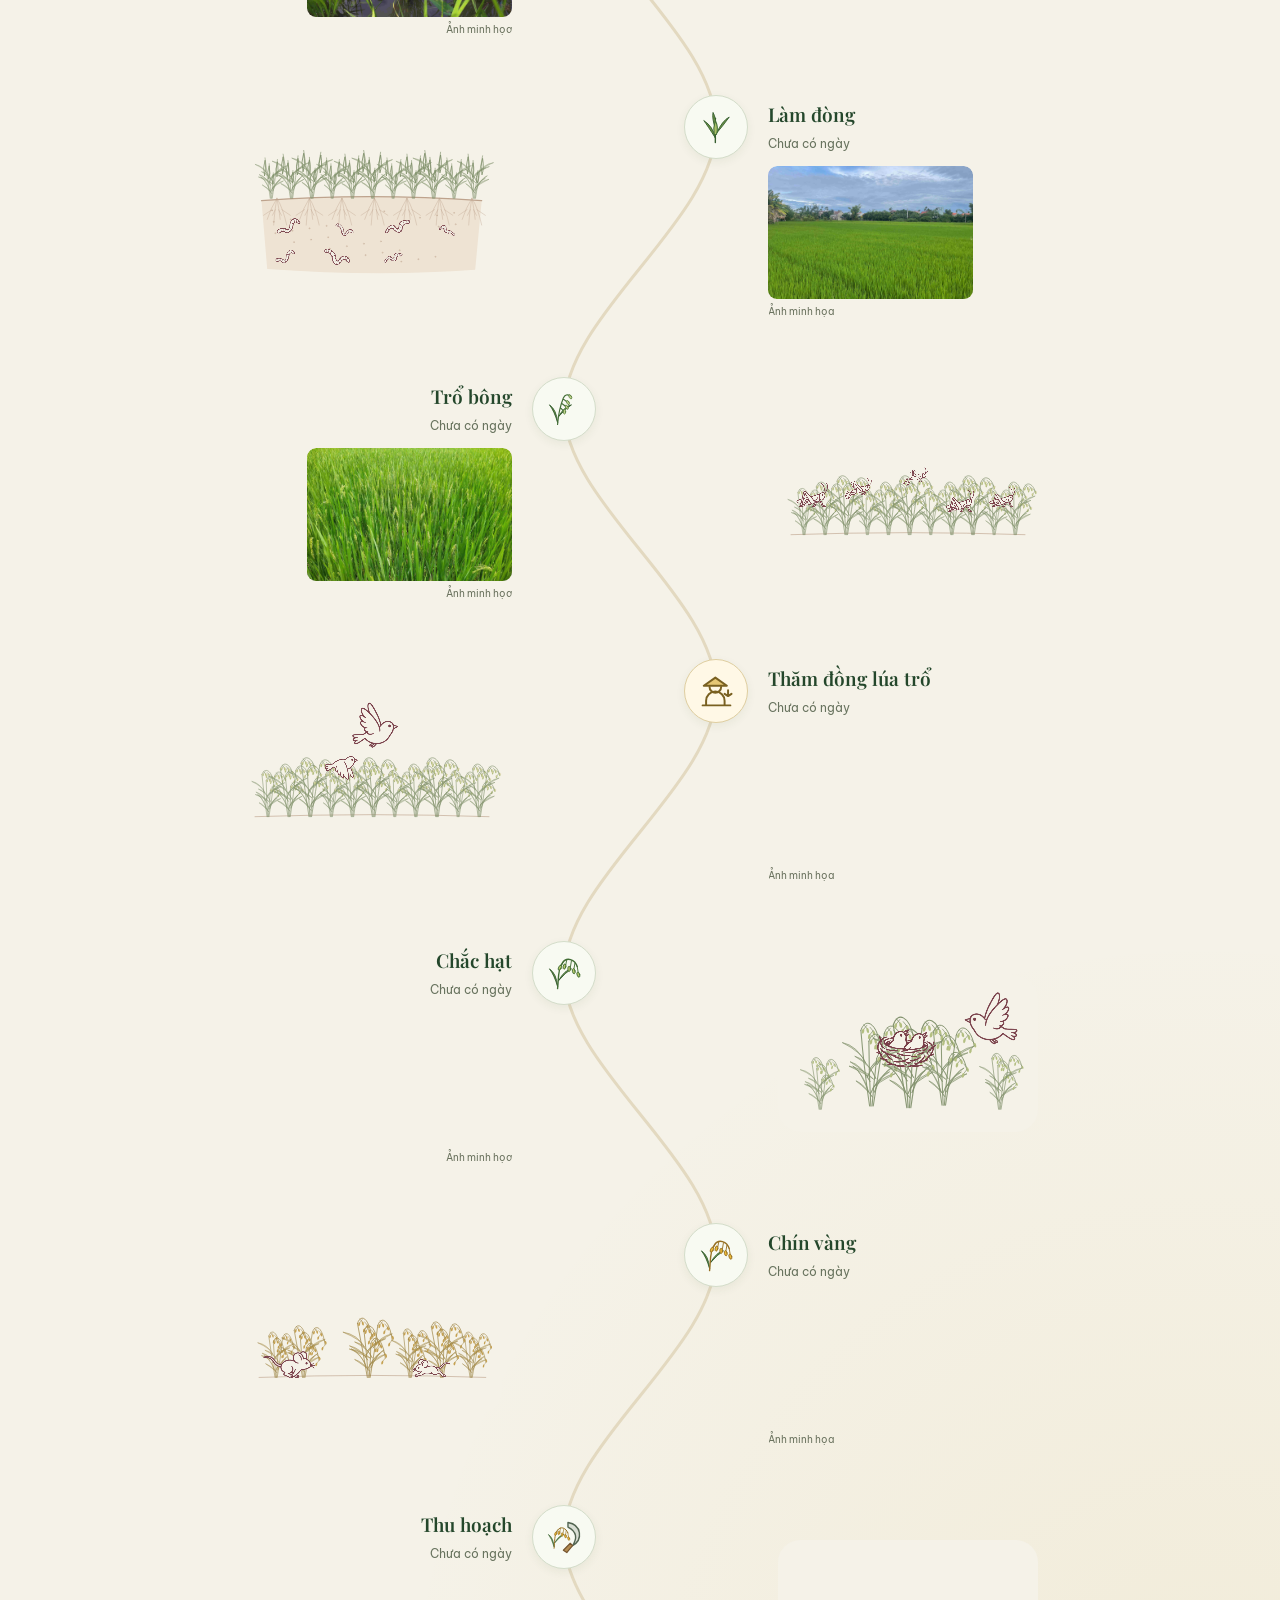
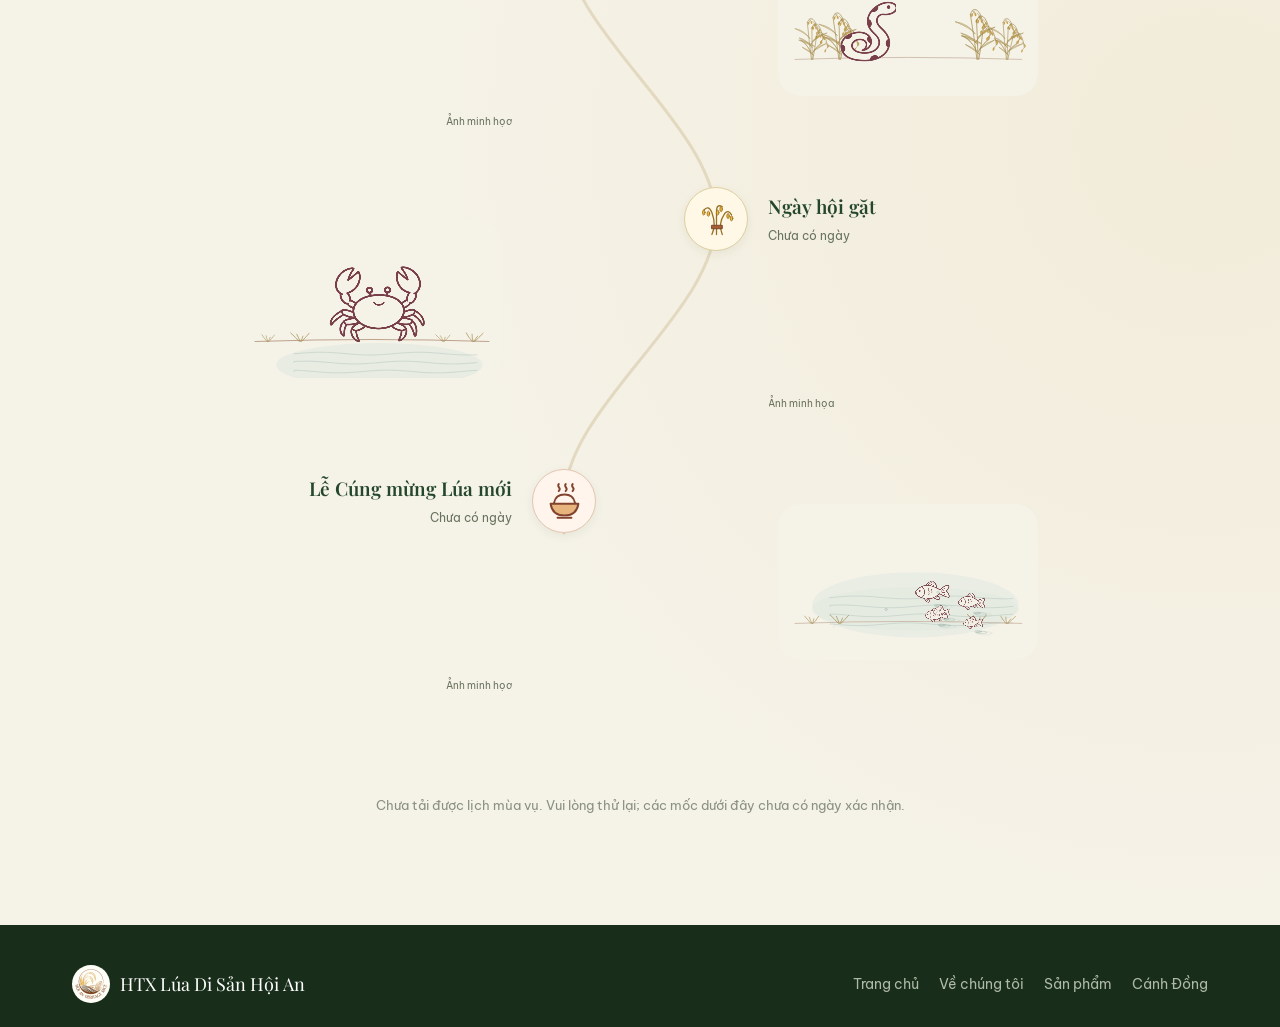
<file: canh-dong.html>
<!DOCTYPE html>
<html lang="vi">
<head>
<meta charset="UTF-8">
<meta name="viewport" content="width=device-width, initial-scale=1.0">
<title>Cánh Đồng — HTX Lúa Di Sản Hội An</title>
<link rel="preconnect" href="https://fonts.googleapis.com/">
<link rel="preconnect" href="https://fonts.gstatic.com/" crossorigin>
<link href="https://fonts.googleapis.com/css2?family=Be+Vietnam+Pro:wght@400;500;600;700&family=Playfair+Display:ital,wght@0,500;0,600;0,700;1,500&display=swap" rel="stylesheet">
<style>
:root{
  --nen:#f5f2e8;--nen-2:#efe9d8;--muc:#2b3524;--xanh-dam:#1e4d2b;
  --xanh-la:#6f9e4b;--xanh-rong:#8bc34a;--dat:#e3d9c4;--dat-som:#b5734a;
  --vang:#c9a227;--trang:#fffdf8;--xam:#8a9180;
}
*{box-sizing:border-box;margin:0;padding:0}
html{scroll-behavior:smooth}
body{font-family:'Be Vietnam Pro',system-ui,sans-serif;background:var(--nen);color:var(--muc);line-height:1.6;-webkit-font-smoothing:antialiased}
h1,h2,h3{font-family:'Playfair Display',Georgia,serif;font-weight:600;line-height:1.15;color:var(--xanh-dam)}
a{color:inherit;text-decoration:none}
img{max-width:100%;display:block}
.wrap{max-width:1180px;margin:0 auto;padding:0 22px}
.eyebrow{font-size:12px;font-weight:600;letter-spacing:2.5px;text-transform:uppercase;color:var(--dat-som)}

.topbar{background:var(--xanh-dam);color:#f3ede0;font-size:12.5px;text-align:center;padding:7px 16px;letter-spacing:.4px}
.topbar b{color:var(--vang)}
header{position:sticky;top:0;z-index:40;background:var(--trang);border-bottom:1px solid #e4dcc8}
.nav{display:flex;align-items:center;gap:20px;height:72px}
.brand{display:flex;align-items:center;gap:12px}
.brand .logo{width:46px;height:46px;flex:none;object-fit:contain;transition:transform .35s cubic-bezier(.34,1.3,.64,1)}
.brand:hover .logo{transform:rotate(-6deg) scale(1.06)}
.brand .bname{font-family:'Playfair Display',serif;font-weight:700;font-size:18px;color:var(--xanh-dam);line-height:1.05}
.brand .bname small{display:block;font-family:'Be Vietnam Pro',sans-serif;font-weight:400;font-size:10px;letter-spacing:2px;text-transform:uppercase;color:var(--xam)}
.nav .menu{display:flex;gap:28px;margin-left:26px;flex:1}
.nav .menu a{font-size:14.5px;font-weight:500;padding:6px 0;position:relative;color:var(--muc)}
.nav .menu a::after{content:"";position:absolute;left:0;right:100%;bottom:-2px;height:2px;background:var(--dat-som);transition:right .25s}
.nav .menu a:hover{color:var(--xanh-dam)}
.nav .menu a:hover::after,.nav .menu a.active::after{right:0}
.nav .menu a.active{color:var(--xanh-dam);font-weight:600}
.nav .acts{display:flex;align-items:center;gap:14px}
.nav .acts button,.nav .acts a.icon{background:none;border:none;cursor:pointer;font-family:inherit;font-size:14px;color:var(--muc);display:flex;align-items:center;gap:6px}
.nav .acts .dangnhap{border:1.5px solid var(--xanh-dam);color:var(--xanh-dam);border-radius:22px;padding:8px 16px;font-weight:600}
.nav .acts .dangnhap:hover{background:var(--xanh-dam);color:#fff}
.gio{position:relative}
.gio .dem{position:absolute;top:-8px;right:-10px;background:var(--dat-som);color:#fff;font-size:10px;font-weight:700;min-width:17px;height:17px;border-radius:9px;display:flex;align-items:center;justify-content:center;padding:0 4px}
.burger{display:none;background:none;border:none;font-size:24px;color:var(--xanh-dam);cursor:pointer}

.cd-hero{background:linear-gradient(120deg,rgba(30,77,43,.9),rgba(30,77,43,.55)),repeating-linear-gradient(115deg,#3c6b3a 0 3px,#437043 3px 26px);color:#fff;padding:52px 0 46px}
.cd-hero h1{color:#fff;font-size:clamp(30px,4.6vw,48px);margin:8px 0 10px}
.cd-hero p{max-width:60ch;color:#eef3e6;font-size:16px}

.chon-bar{background:var(--trang);border-bottom:1px solid #e4dcc8;position:sticky;top:72px;z-index:30}
.chon-bar .wrap{display:flex;align-items:center;gap:16px;padding:14px 22px;flex-wrap:wrap}
.chon-nhom{display:flex;gap:8px;flex-wrap:wrap}
.chon-nhom .cn-lbl{font-size:11px;font-weight:600;letter-spacing:1px;text-transform:uppercase;color:var(--xam);align-self:center;margin-right:4px}
.field-tab{border:1.5px solid #cfc8b4;background:#fff;border-radius:22px;padding:8px 16px;font-family:inherit;font-size:14px;font-weight:600;color:var(--muc);cursor:pointer;transition:all .18s}
.field-tab:hover{border-color:var(--xanh-la)}
.field-tab.active{background:var(--xanh-dam);border-color:var(--xanh-dam);color:#fff}
.chon-bar .vu-sel{margin-left:auto;font-family:inherit;font-size:14px;padding:8px 12px;border:1.5px solid #cfc8b4;border-radius:10px;background:#fff}

.map-sec{padding:34px 0 10px}
.map-box{background:#fbf9f1;border:1.5px solid #ddd3ba;border-radius:16px;overflow:hidden}
.map-head{display:flex;align-items:center;justify-content:space-between;padding:16px 20px;border-bottom:1px solid #e8e0cc;flex-wrap:wrap;gap:10px}
.map-head h2{font-size:21px}
.map-head .mo-bando{background:var(--xanh-dam);color:#fff;border:none;font-family:inherit;font-weight:600;font-size:13.5px;padding:10px 18px;border-radius:22px;cursor:pointer}
.map-head .mo-bando:hover{background:#163a20}
.tt-hop{position:fixed;z-index:9999;pointer-events:none;opacity:0;transition:opacity .12s;
  background:#2f3a26;color:#fff;font-size:12.5px;line-height:1.5;padding:8px 11px;border-radius:9px;
  box-shadow:0 6px 20px rgba(0,0,0,.22);max-width:230px}
.tt-hop.hien{opacity:1}
.tt-hop .tt-phu{color:#c9d6b8}
.tt-hop .tt-chua{display:inline-block;background:rgba(246,214,120,.22);color:#f0d9a0;border-radius:5px;
  padding:1px 7px;font-size:11px;font-weight:600;white-space:nowrap;vertical-align:1px}
.tt-cham{pointer-events:none}
.tt-so{display:grid;grid-template-columns:repeat(6,1fr);gap:10px;margin:0 0 18px}
@media(max-width:760px){.tt-so{grid-template-columns:repeat(2,1fr)}}
.tt-o{background:#f6f5ee;border-radius:12px;padding:12px 10px;text-align:center}
.tt-so-lon{font-size:20px;font-weight:700;color:#2f4718;line-height:1.2}
.tt-nhan{font-size:11px;color:#7b8270;margin-top:3px;line-height:1.35}
.tt-chu{font-size:12.5px;color:#7b8270;margin-top:10px;line-height:1.55}
.tt-trong{padding:26px;text-align:center;color:#7b8270;font-size:14px;background:#f6f5ee;border-radius:12px}
.tt-ct{display:flex;flex-wrap:wrap;gap:14px;font-size:12px;color:#5c6352;margin-top:8px}
.tt-ct i{display:inline-block;width:11px;height:11px;border-radius:3px;margin-right:5px;vertical-align:-1px}
/* --- chip bật/tắt chuỗi trên biểu đồ thời tiết --- */
.tt-chip-hang{display:flex;flex-wrap:wrap;gap:8px;margin:0 0 12px}
.tt-chip{display:inline-flex;align-items:center;gap:6px;border:1px solid #dcdfd3;background:#fffdf7;
  color:#9aa192;border-radius:999px;padding:6px 13px;font:inherit;font-size:12.5px;cursor:pointer;
  transition:background .15s,border-color .15s,color .15s}
.tt-chip i{display:inline-block;width:10px;height:10px;border-radius:3px;opacity:.35;transition:opacity .15s}
.tt-chip.bat{background:#f2f4ea;border-color:#b9c3a5;color:#3f4a33;font-weight:600}
.tt-chip.bat i{opacity:1}
.tt-chip:hover{border-color:#8fa06c}
.tt-chip.tat-ca{color:#7b8270}
/* --- bảng gộp theo giai đoạn sinh trưởng --- */
.tt-bang-bao{overflow-x:auto;margin-top:14px}
.tt-bang{width:100%;border-collapse:collapse;font-size:12.5px;min-width:470px}
.tt-bang th{text-align:right;font-weight:600;color:#7b8270;padding:8px 9px;border-bottom:1px solid #e2e5da;
  font-size:11.5px;line-height:1.3;white-space:nowrap;vertical-align:bottom}
.tt-bang th:first-child,.tt-bang td.ten{text-align:left}
.tt-bang td{text-align:right;padding:7px 9px;border-bottom:1px solid #f0f1ea;color:#3f4a33;
  font-variant-numeric:tabular-nums}
.tt-bang td.ten{color:#2f4718;font-weight:600}
.tt-bang tr{transition:background .12s}
.tt-bang tbody tr:hover,.tt-bang tr.sang{background:#f2f4ea;cursor:default}
.tt-bang .uoc{color:#a9b295;font-weight:400;cursor:help}
/* Nhãn chủ thửa đứng sau tiêu đề bản ghi trong hộp thông tin nhật ký */
.tt-thua{display:inline-block;background:rgba(255,255,255,.16);border-radius:5px;padding:1px 7px;
  font-size:11.5px;font-weight:600;white-space:nowrap;vertical-align:1px}
.bando-nhung{width:100%;height:78vh;min-height:460px;border:0;display:block;background:#f6f5ee}
@media(max-width:640px){.bando-nhung{height:82vh;height:82dvh;min-height:460px;max-height:700px}}
.map-placeholder{aspect-ratio:16/8;background:radial-gradient(circle at 30% 40%,rgba(139,195,74,.25),transparent 40%),radial-gradient(circle at 70% 60%,rgba(201,162,39,.2),transparent 40%),linear-gradient(135deg,#eef0e3,#e3ddc8);display:flex;flex-direction:column;align-items:center;justify-content:center;gap:8px;color:#7c8468;text-align:center;padding:24px}
.map-placeholder .ic{font-size:44px}
.map-placeholder small{max-width:44ch;font-size:12.5px}

/* ===== TIMELINE UỐN LƯỢN ===== */
.tl-sec{padding:48px 0 90px;position:relative;overflow:hidden}
.tl-sec::before{content:"";position:absolute;inset:0;background:
   radial-gradient(circle at 6% 10%,rgba(139,195,74,.07),transparent 20%),
   radial-gradient(circle at 94% 82%,rgba(201,162,39,.08),transparent 22%);pointer-events:none}
.tl-head{text-align:center;margin-bottom:8px;position:relative}
.tl-head h2{font-size:clamp(26px,3.4vw,38px);margin-top:8px}
.tl-head p{max-width:56ch;margin:10px auto 0;color:#5a6350;font-size:15px}
.phase-now{display:inline-flex;align-items:center;gap:9px;margin:18px auto 4px;background:var(--trang);border:1px solid #dcecc7;border-radius:24px;padding:8px 16px 8px 12px;font-size:13px;color:#3f5a2e;position:relative}
.phase-now .pn-dot{width:12px;height:12px;border-radius:50%;background:var(--xanh-rong);box-shadow:0 0 0 4px rgba(139,195,74,.28);flex:none;animation:beat 1.8s ease-in-out infinite}
.phase-now b{color:var(--xanh-dam)}
@keyframes beat{0%,100%{box-shadow:0 0 0 4px rgba(139,195,74,.28)}50%{box-shadow:0 0 0 8px rgba(139,195,74,.12)}}

.chip.nong{background:#e6f2d8;color:#4f7325}
.chip.le{background:#f5e3d8;color:#9c4e28}
.chip.trai{background:#faf0cf;color:#8a6910}

.river{position:relative;max-width:600px;margin:22px auto 0}
.river svg.path{position:absolute;inset:0;width:100%;height:100%;z-index:1}
.river-node{position:absolute;transform:translate(-50%,-50%);z-index:3;cursor:pointer}
.river-dot{width:56px;height:56px;border-radius:50%;background:#fff;border:2px solid #e0d7bf;
   display:flex;align-items:center;justify-content:center;color:#b3a888;transition:transform .2s,box-shadow .2s}
.river-dot svg{width:32px;height:32px}
.river-dot.past{border:none}
.river-dot.past.nong{background:#e6f2d8;color:#4f7325;box-shadow:0 0 0 4px #eef4e6}
.river-dot.past.le{background:#f5e3d8;color:#9c4e28;box-shadow:0 0 0 4px #f7ede6}
.river-dot.past.trai{background:#faf0cf;color:#8a6910;box-shadow:0 0 0 4px #f8f1de}
.river-dot.nong{color:#8ba86e}.river-dot.le{color:#c6957a}.river-dot.trai{color:#c2a45f}
.river-label{position:absolute;top:64px;left:50%;transform:translateX(-50%);width:158px;text-align:center;pointer-events:none}
.river-label .t{font-family:'Playfair Display',serif;font-size:14.5px;font-weight:600;color:var(--xanh-dam);line-height:1.2}
.river-label .d{font-size:11px;color:var(--xam);font-family:ui-monospace,monospace;margin-top:2px}
.river-node.future .river-label .t{color:#7d8a70}
.river-node .river-dot{transition:transform .18s cubic-bezier(.34,1.56,.64,1), box-shadow .18s}
.river-node:hover .river-dot{transform:scale(1.22)}
.river-node:active .river-dot{transform:scale(1.1)}

/* ===== ẢNH THEO MỐC =====
   Thả vào khoảng trống hai bên đường lượn, ngang tầm mốc của nó. Ảnh hiện
   dần khi cuộn tới, xen kẽ trái–phải để mắt đi zíc zắc theo dòng sông.
   Dưới 900px không còn chỗ hai bên nên ảnh xuống nằm ngay dưới tên mốc. */
.moc-anh{position:absolute;top:0;width:190px;z-index:2;pointer-events:none;
  opacity:0;transform:translateY(26px) scale(.96);
  transition:opacity .7s cubic-bezier(.22,.61,.36,1), transform .7s cubic-bezier(.22,.61,.36,1)}
.moc-anh.hien{opacity:1;transform:translateY(0) scale(1)}
.moc-anh.trai{right:calc(50% + 214px)}
.moc-anh.phai{left:calc(50% + 214px)}
.moc-anh figure{margin:0;background:#fffdf7;padding:8px 8px 0;border-radius:12px;
  box-shadow:0 10px 26px rgba(52,64,38,.14);border:1px solid #ece5d4;
  transform:rotate(var(--nghieng,0deg))}
.moc-anh img{display:block;width:100%;aspect-ratio:4/3;object-fit:cover;border-radius:7px;background:#e7e0cd}
.moc-anh figcaption{font-size:10.5px;color:#7b8270;line-height:1.35;padding:7px 2px 9px;text-align:center}
.moc-anh figcaption b{display:block;color:var(--xanh-dam);font-size:11.5px;font-weight:600}
/* Sợi chỉ nối ảnh vào đường lượn */
.moc-anh::after{content:"";position:absolute;top:34px;width:26px;height:1px;background:#d8cfb8}
.moc-anh.trai::after{right:-26px}
.moc-anh.phai::after{left:-26px}
@media(prefers-reduced-motion:reduce){
  .moc-anh{transition:none;opacity:1;transform:none}
}
@media(max-width:900px){
  .moc-anh{position:static;width:auto;max-width:230px;margin:10px auto 0;transform:none}
  .moc-anh.hien{transform:none}
  .moc-anh figure{transform:none}
  .moc-anh::after{display:none}
}

.today{position:absolute;transform:translate(-50%,-50%);z-index:4;pointer-events:none}
.today .dot{width:20px;height:20px;border-radius:50%;background:#fff;border:3px solid var(--xanh-la);box-shadow:0 0 0 6px rgba(111,158,75,.28);animation:beat2 1.8s ease-in-out infinite}
@keyframes beat2{0%,100%{box-shadow:0 0 0 6px rgba(111,158,75,.28)}50%{box-shadow:0 0 0 12px rgba(111,158,75,.1)}}
.today .pill{position:absolute;bottom:26px;left:50%;transform:translateX(-50%);white-space:nowrap;background:var(--xanh-la);color:#fff;font-size:11px;font-weight:700;padding:3px 11px;border-radius:12px;
  /* Viền nền kem: lỡ có đè lên chữ nào thì vẫn tách bạch, không dính chữ vào nhau */
  box-shadow:0 0 0 3px var(--kem,#f7f3e8)}
.today .pill::after{content:"";position:absolute;bottom:-4px;left:50%;transform:translateX(-50%) rotate(45deg);width:8px;height:8px;background:var(--xanh-la)}

/* Khi "Hôm nay" rơi sát một mốc, nhãn nhảy sang BÊN CẠNH thay vì nằm trên
   — nằm trên sẽ đè lên biểu tượng và tên của mốc đó. Xem veTimeline().
   Mặc định đẩy sang trái; thêm .phai thì đẩy sang phải. */
/* 40px chứ không phải 26: vòng tròn mốc rộng 56px (bán kính 28) cộng
   quầng sáng 4px. Để 26px thì khi hôm nay trùng đúng một mốc, nhãn đè
   lên vòng tròn của mốc đó. */
.today.canh .pill{bottom:auto;top:50%;left:auto;right:40px;transform:translateY(-50%)}
.today.canh .pill::after{bottom:auto;top:50%;left:auto;right:-4px;transform:translateY(-50%) rotate(45deg)}
.today.canh.phai .pill{right:auto;left:40px}
.today.canh.phai .pill::after{right:auto;left:-4px}

.tl-note{max-width:820px;margin:36px auto 0;font-size:12.5px;color:var(--xam);text-align:center;line-height:1.6;position:relative}

/* ===== CHỈ DẪN SANG MỤC DÒNG THỜI GIAN =====
   Trang này có hai phần dài, người xem hay cuộn qua phần dưới mà không
   biết còn gì. Có hai chỉ dẫn: một nút nằm ngay trong mạch trang ở cuối
   phần thời tiết, và một viên nổi chỉ hiện khi đang ở phần trên. */
.sang-muc{display:block;max-width:520px;margin:34px auto 0;text-align:center;
  background:var(--trang);border:1px solid #e0dbc8;border-radius:16px;
  padding:16px 22px;text-decoration:none;color:inherit;
  transition:transform .18s,box-shadow .18s,border-color .18s}
.sang-muc:hover{transform:translateY(-2px);box-shadow:0 10px 24px rgba(60,70,45,.10);border-color:#cddab6}
.sang-muc .sm-nhan{font-size:11px;letter-spacing:.14em;text-transform:uppercase;color:var(--dat-som);font-weight:600}
.sang-muc .sm-ten{font-family:'Playfair Display',serif;font-size:20px;color:var(--xanh-dam);margin-top:5px}
.sang-muc .sm-mo{font-size:13px;color:#6b7460;margin-top:5px}
.sang-muc .sm-mui{display:inline-block;margin-top:9px;font-size:17px;color:var(--xanh-la);
  animation:nhun 1.8s ease-in-out infinite}
@keyframes nhun{0%,100%{transform:translateY(0)}50%{transform:translateY(5px)}}

.noi-sang-muc{position:fixed;left:50%;bottom:18px;transform:translateX(-50%) translateY(24px);
  z-index:45;background:var(--xanh-dam);color:#fff;border:none;border-radius:999px;
  padding:11px 20px;font:inherit;font-size:13.5px;font-weight:600;cursor:pointer;
  box-shadow:0 8px 22px rgba(30,45,20,.28);display:inline-flex;align-items:center;gap:9px;
  opacity:0;pointer-events:none;transition:opacity .3s,transform .3s}
.noi-sang-muc.hien{opacity:1;transform:translateX(-50%) translateY(0);pointer-events:auto}
@media(prefers-reduced-motion:reduce){
  .sang-muc .sm-mui{animation:none}
  .noi-sang-muc{transition:none}
}

/* modal chi tiết mốc */
.modal .ct-head{display:flex;align-items:center;gap:14px;margin-bottom:10px}
.modal .ct-ic{width:52px;height:52px;border-radius:50%;display:flex;align-items:center;justify-content:center;flex:none}
.modal .ct-ic svg{width:30px;height:30px}
.modal .ct-loai{font-size:11px;font-weight:600;letter-spacing:.6px;text-transform:uppercase}
.modal .ct-ngay{font-size:12.5px;color:var(--xam);font-family:ui-monospace,monospace;margin-bottom:12px}
.modal .ct-mo{font-size:14.5px;color:#41503a;margin-bottom:14px}
.modal .ct-goi{font-size:13px;color:#6b5a3a;background:#faf6ea;border:1px dashed #d8c48f;border-radius:11px;padding:9px 12px;display:none;align-items:center;gap:8px}
.modal .ct-goi svg{width:16px;height:16px;color:var(--dat-som);flex:none}
.modal .ct-goi b{color:var(--dat-som)}

footer{background:#182e1a;color:#c9d3c0;font-size:14px;padding:40px 0 24px;margin-top:20px}
footer .wrap{display:flex;justify-content:space-between;align-items:center;flex-wrap:wrap;gap:14px}
footer .fb{font-family:'Playfair Display',serif;font-size:18px;color:#fff}
footer .fl{display:flex;gap:20px;font-size:13.5px}
footer .fl a{opacity:.85}
footer .fl a:hover{opacity:1;color:var(--vang)}

.mau-banner{background:#fff3d6;border-bottom:1px solid #e6cf94;color:#8a5a00;font-size:12.5px;text-align:center;padding:8px 16px}

.modal-phu{position:fixed;inset:0;background:rgba(20,28,15,.55);display:none;align-items:center;justify-content:center;z-index:80;padding:16px}
.modal-phu.mo{display:flex}
.modal{background:#fff;width:100%;max-width:430px;border-radius:18px;padding:24px 24px 26px}
.modal h2{font-size:22px;margin-bottom:2px;line-height:1.2}
.modal p.sub{font-size:13px;color:#6b7263;margin-bottom:16px}
.form-o{margin-bottom:13px}
.form-o label{display:block;font-size:12.5px;font-weight:600;margin-bottom:5px;color:#41503a}
.form-o input{width:100%;font-family:inherit;font-size:14px;padding:11px;border:1.5px solid #cfc8b4;border-radius:9px;background:#fdfcf8}
.nut-gui{width:100%;padding:14px;border:none;border-radius:11px;background:var(--xanh-dam);color:#fff;font-family:inherit;font-size:15px;font-weight:600;cursor:pointer;margin-top:4px}
.dong{display:block;margin:16px auto 0;background:none;border:none;color:#8a9180;font-size:13px;cursor:pointer;font-family:inherit}

@media(max-width:720px){
  .nav .menu,.nav .acts .dangnhap span{display:none}
  .burger{display:block}
  .chon-bar{top:64px}
  .river{max-width:100%}
  .river-label{width:130px;top:60px}
  .river-label .t{font-size:13.5px}
}
</style>
<link rel="stylesheet" href="css/canh-dong.css?v=20260925c">
<link rel="stylesheet" href="css/canh-dong-sinh-thai.css?v=20260925c">
<link rel="stylesheet" href="css/hieu-ung.css">
<link rel="icon" type="image/png" href="img/favicon.png">
<!-- TOÀN BỘ CHỮ CỦA WEBSITE nằm trong file này. Nạp sớm để trang chi tiết dùng được. -->
<script src="js/noi-dung.js?v=20261117e"></script>
<link rel="stylesheet" href="css/mobile-ui.css?v=20260925a">
</head>
<body>

<!-- ===== BỘ ICON SVG VẼ RIÊNG CHO TỪNG MỐC MÙA VỤ ===== -->
<svg width="0" height="0" style="position:absolute" aria-hidden="true"><defs>
  <symbol id="ic-cung" viewBox="0 0 32 32" fill="none" stroke="currentColor" stroke-width="1.7" stroke-linecap="round" stroke-linejoin="round">
    <path d="M8 20h16l-1.7 5.1c-4.2 1.7-8.4 1.7-12.6 0L8 20z" fill="currentColor" fill-opacity=".14"/>
    <path d="M12.5 20v-8.5M16 20V9M19.5 20v-8.5"/>
    <path d="M16 9c1.6-.8 1.8-2.4 1-3.6M12.5 11c1-.6 1.1-1.8.4-2.6" stroke-width="1.3"/>
    <circle cx="12.5" cy="11" r=".6" fill="currentColor" stroke="none"/><circle cx="16" cy="9" r=".7" fill="currentColor" stroke="none"/><circle cx="19.5" cy="11" r=".6" fill="currentColor" stroke="none"/>
  </symbol>
  <symbol id="ic-gieo" viewBox="0 0 32 32" fill="none" stroke="currentColor" stroke-width="1.7" stroke-linecap="round" stroke-linejoin="round">
    <path d="M6 23h20"/><path d="M16 23v-7"/>
    <path d="M16 17c-1.2-3-4-3.6-6.2-3 .3 3 3 4.1 6.2 3z" fill="currentColor" fill-opacity=".15"/>
    <path d="M16 16.2c1-3.4 3.9-4.1 6.4-3.4-.4 3.2-3.3 4.2-6.4 3.4z" fill="currentColor" fill-opacity=".15"/>
    <circle cx="9" cy="26" r=".9" fill="currentColor" stroke="none" fill-opacity=".5"/><circle cx="23" cy="26" r=".9" fill="currentColor" stroke="none" fill-opacity=".5"/>
  </symbol>
  <symbol id="ic-ma" viewBox="0 0 32 32" fill="none" stroke="currentColor" stroke-width="1.6" stroke-linecap="round" stroke-linejoin="round">
    <path d="M5 24c2.6 1.5 5.1 1.5 7 0 1.9 1.5 4.4 1.5 7 0 1.7 1.3 3.4 1.3 5 .3"/>
    <path d="M11 22v-7M16 22V12M21 22v-7"/>
    <path d="M11 16c-1.4-1.6-2.9-1.7-4.2-1.4M21 16c1.4-1.6 2.9-1.7 4.2-1.4M16 13c-1.5-1.8-3.2-2-4.6-1.7M16 13c1.5-1.8 3.2-2 4.6-1.7" stroke-width="1.3"/>
  </symbol>
  <symbol id="ic-dong" viewBox="0 0 32 32" fill="none" stroke="currentColor" stroke-width="1.7" stroke-linecap="round" stroke-linejoin="round">
    <path d="M15 25c-.4-6 .2-10.5 1.6-14.6"/>
    <path d="M16.6 10.4c1.3-2.4 3.4-3.4 5.6-3.6-.2 2.6-1.7 4.9-5.6 3.6z" fill="currentColor" fill-opacity=".16"/>
    <path d="M15.3 18c-2-1.7-4.2-1.8-6.3-1.2 1.1 2.4 3.6 3 6.3 1.2z" fill="currentColor" fill-opacity=".16"/>
  </symbol>
  <symbol id="ic-bong" viewBox="0 0 32 32" fill="none" stroke="currentColor" stroke-width="1.6" stroke-linecap="round" stroke-linejoin="round">
    <path d="M16 26V10"/>
    <g fill="currentColor" fill-opacity=".18" stroke="none">
      <ellipse cx="12.5" cy="12.5" rx="1.5" ry="2.6" transform="rotate(-30 12.5 12.5)"/>
      <ellipse cx="19.5" cy="12.5" rx="1.5" ry="2.6" transform="rotate(30 19.5 12.5)"/>
      <ellipse cx="13" cy="17" rx="1.5" ry="2.6" transform="rotate(-30 13 17)"/>
      <ellipse cx="19" cy="17" rx="1.5" ry="2.6" transform="rotate(30 19 17)"/>
      <ellipse cx="16" cy="9" rx="1.5" ry="2.8"/>
    </g>
    <path d="M16 6.5V9M11 9.5l1 2M21 9.5l-1 2" stroke-width="1.2"/>
  </symbol>
  <symbol id="ic-que" viewBox="0 0 32 32" fill="none" stroke="currentColor" stroke-width="1.6" stroke-linecap="round" stroke-linejoin="round">
    <circle cx="23" cy="9" r="3" fill="currentColor" fill-opacity=".16"/>
    <path d="M23 3.8V5M28.2 9H27M26.7 5.3l-.9.9" stroke-width="1.2"/>
    <path d="M4 24c3-2.4 6-2.4 9 0M4 20c3-2.4 6-2.4 9 0M16 24c3-2.4 6-2.4 9 0M16 20c3-2.4 6-2.4 9 0"/>
  </symbol>
  <symbol id="ic-chac" viewBox="0 0 32 32" fill="none" stroke="currentColor" stroke-width="1.6" stroke-linecap="round" stroke-linejoin="round">
    <path d="M9 24c0-7 2-11 8-13"/>
    <g fill="currentColor" fill-opacity=".18" stroke="none">
      <ellipse cx="17.5" cy="11" rx="2.4" ry="1.4" transform="rotate(-20 17.5 11)"/>
      <ellipse cx="14.5" cy="14" rx="2.4" ry="1.4" transform="rotate(-8 14.5 14)"/>
      <ellipse cx="12" cy="17.5" rx="2.4" ry="1.4" transform="rotate(6 12 17.5)"/>
      <ellipse cx="10.5" cy="21" rx="2.2" ry="1.3" transform="rotate(16 10.5 21)"/>
    </g>
  </symbol>
  <symbol id="ic-gat" viewBox="0 0 32 32" fill="none" stroke="currentColor" stroke-width="2" stroke-linecap="round" stroke-linejoin="round">
    <path d="M22 8c-6 .3-10 4.3-10.5 9.5"/>
    <path d="M11.5 17.5 8 24" stroke-width="2.2"/>
    <path d="M18 22v3M21 21.5v3M24 21v3" stroke-width="1.4"/>
  </symbol>
  <symbol id="ic-bo" viewBox="0 0 32 32" fill="none" stroke="currentColor" stroke-width="1.6" stroke-linecap="round" stroke-linejoin="round">
    <path d="M16 27V17M16 17c-3-.6-5-2.6-6-6M16 17c3-.6 5-2.6 6-6M16 17V8"/>
    <path d="M11.5 19.5h9" stroke-width="2"/>
    <path d="M9 9.5c2-2 5-2 7 0 2-2 5-2 7 0" stroke-width="1.3"/>
  </symbol>
  <symbol id="ic-com" viewBox="0 0 32 32" fill="none" stroke="currentColor" stroke-width="1.7" stroke-linecap="round" stroke-linejoin="round">
    <path d="M7 17h18c-.6 4.6-4.4 7.5-9 7.5S7.6 21.6 7 17z" fill="currentColor" fill-opacity=".14"/>
    <path d="M5.5 17h21"/>
    <path d="M10 17c.6-2 2.4-3.2 6-3.2S21.4 15 22 17" stroke-width="1.3"/>
    <path d="M13 11c1-1 1-2.4 0-3.4M16 10.5c1-1 1-2.4 0-3.4M19 11c1-1 1-2.4 0-3.4" stroke-width="1.3"/>
  </symbol>
  <symbol id="ic-ve" viewBox="0 0 24 24" fill="none" stroke="currentColor" stroke-width="1.8" stroke-linecap="round" stroke-linejoin="round"><path d="M4 8a2 2 0 0 1 2-2h12a2 2 0 0 1 2 2 2 2 0 0 0 0 4 2 2 0 0 1-2 2H6a2 2 0 0 1-2-2 2 2 0 0 0 0-4z"/><path d="M14 6v12" stroke-dasharray="1 2.5"/></symbol>
</defs></svg>

<header>
  <div class="wrap nav">
    <a href="index.html" class="brand">
      <img src="img/logo.png" class="logo" alt="Logo HTX Lúa Di Sản Hội An" width="46" height="46">
      <span class="bname">HTX Lúa Di Sản<small>Hội An</small></span>
    </a>
    <nav class="menu">
      <a href="index.html">Trang chủ</a>
      <a href="ve-chung-toi.html">Về chúng tôi</a>
      <a href="san-pham.html">Sản phẩm</a>
      <a href="canh-dong.html" class="active">Cánh Đồng</a>
    </nav>
    <div class="acts">
      <button class="dangnhap nut-noi" onclick="moModal('mpDN')"><span>Đăng nhập</span>👤</button>
      <button class="burger" aria-label="Mở menu" aria-expanded="false">☰</button>
    </div>
  </div>
</header>

<div class="mau-banner" data-nd="chung.bangThongBao"></div>
<section class="cd-hero hero-anh">
  <img class="hero-bg" src="img/hero-canh-dong.jpg" alt="" onerror="this.classList.add('loi')">
  <div class="wrap">
    <div class="eyebrow" style="color:var(--vang)" data-nd="trangCanhDong.hero.nhan"></div>
    <h1 data-nd="trangCanhDong.hero.tieuDe"></h1>
    <p data-nd="trangCanhDong.hero.dan"></p>
  </div>
</section>

<div class="chon-bar">
  <div class="wrap">
    <div class="chon-nhom">
      <span class="cn-lbl">Cánh đồng</span>
      <button class="field-tab active" data-dong="CKOD" aria-label="Ông Đảng · Cẩm Kim" aria-pressed="true" onclick="chonDong(this,'Ông Đảng','CKOD')"><span class="field-name">Ông Đảng</span><span class="field-place">Cẩm Kim</span></button>
      <button class="field-tab" data-dong="CTDC" aria-label="Đồng Cao · Cẩm Thanh" aria-pressed="false" onclick="chonDong(this,'Đồng Cao','CTDC')"><span class="field-name">Đồng Cao</span><span class="field-place">Cẩm Thanh</span></button>
      <button class="field-tab" data-dong="CTDM" aria-label="Đồng Mẫu · Cẩm Thanh" aria-pressed="false" onclick="chonDong(this,'Đồng Mẫu','CTDM')"><span class="field-name">Đồng Mẫu</span><span class="field-place">Cẩm Thanh</span></button>
      <button class="field-tab" data-dong="TL1" aria-label="Trường Lệ 1 · Cẩm Châu" aria-pressed="false" onclick="chonDong(this,'Trường Lệ 1','TL1')"><span class="field-name">Trường Lệ 1</span><span class="field-place">Cẩm Châu</span></button>
    </div>
    <!-- Danh sách vụ nạp từ máy chủ (CONFIG.VU trong Code.gs). Dòng dưới
         chỉ là bản dự phòng khi chưa gọi được API. -->
    <select class="vu-sel" id="selVuTrang" aria-label="Mùa vụ đang xem" onchange="chonVu(this.value)">
      <option value="HT26">Vụ Hè Thu 2026</option>
    </select>
  </div>
</div>

<nav class="cd-muc wrap" aria-label="Nội dung cánh đồng">
  <a href="#gioi-thieu">01 · Giới thiệu</a>
  <a href="#ban-do-mua-vu">02 · Bản đồ &amp; số liệu</a>
  <a href="#dongThoiGian">03 · Mùa vụ &amp; trải nghiệm</a>
</nav>

<section class="cd-gioi-thieu" id="gioi-thieu" aria-labelledby="cdTen">
  <div class="wrap">
    <div class="cd-gioi-dau">
      <div><div class="eyebrow" id="cdViTri"></div><h2 id="cdTen">Khám phá cánh đồng</h2></div>
      <p id="cdDan"></p>
    </div>
    <div class="cd-bia">
      <img id="cdAnhBia" alt="" width="1600" height="650" decoding="async">
      <div class="cd-bia-noi"><p>Quy mô toàn cánh đồng</p><div id="cdSoChot" class="cd-so-chot"></div></div>
    </div>
    <div class="cd-anh-chan"><span id="cdThuVienNhan">Thư viện ảnh cánh đồng</span><button type="button" id="cdXemAnh" hidden>Xem thư viện ảnh</button></div>
    <div id="cdAnh" class="cd-anh" aria-label="Ảnh đặc trưng cánh đồng" hidden></div>
    <div id="cdMoTa" class="cd-mo-ta"></div>
  </div>
</section>

<section class="map-sec" id="ban-do-mua-vu" aria-labelledby="cdMapTitle">
  <div class="wrap">
    <div class="cd-phan-dau"><div class="eyebrow">02 · Bản đồ &amp; số liệu</div><h2 id="cdMapTitle">Cánh đồng qua từng mùa vụ</h2><p id="cdVuNhan"></p></div>
    <div class="map-box">
      <div class="map-head">
        <h2>Bản đồ canh tác — <span id="tenDong">Ông Đảng</span></h2>
        <button class="mo-bando nut-noi" onclick="location.href='ban-do.html?dong='+DONG_HIEN_TAI+'&vu='+VU_HIEN_TAI">Mở toàn màn hình <svg class="cd-link-arrow" viewBox="0 0 20 20" aria-hidden="true" focusable="false"><path d="M5 15 15 5M5 5h10v10" fill="none" stroke="currentColor" stroke-width="1.6" stroke-linecap="round" stroke-linejoin="round"/></svg></button>
      </div>
      <!-- Bản đồ thật, nhúng thẳng vào tab Cánh Đồng.
           Dùng iframe để js/ban-do.js chạy nguyên vẹn trong môi trường của
           nó — không phải sao chép logic sang trang này, nên không sinh ra
           hai bản mã lệch nhau về sau. -->
      <iframe id="khungBanDo" class="bando-nhung"
              title="Bản đồ canh tác" loading="lazy"></iframe>
    </div>
  </div>
</section>

<!-- ================= THỜI TIẾT MÙA VỤ ================= -->
<section class="map-sec" id="doanThoiTiet">
  <div class="wrap">
    <div class="map-box" style="padding:22px">
      <div class="map-head">
        <h2>Thời tiết mùa vụ — <span id="ttTenDong">Ông Đảng</span></h2>
      </div>
      <p style="font-size:13.5px;color:#7b8270;line-height:1.6;margin:0 0 16px">Mưa từng ngày đặt cạnh việc đã làm và vấn đề đã gặp trên đồng. Nhìn một lượt là thấy đợt sâu bệnh rơi vào sau chuỗi mưa nào, đợt khô nước trùng với quãng nào không mưa.</p>
      <div class="tt-so" id="ttSo"></div>
      <!-- Chip bật/tắt thay luôn phần chú giải tĩnh cũ: cùng màu, cùng chữ,
           mà bấm được. Hai hàng ký hiệu trùng nhau chỉ tổ rối mắt. -->
      <div class="tt-chip-hang" id="ttChip"></div>
      <div id="ttBieuDo"></div>
      <div class="tt-bang-bao" id="ttBangGD"></div>
      <div class="tt-chu" id="ttChu"></div>

      <a class="sang-muc" href="#dongThoiGian">
        <div class="sm-nhan">Phần tiếp theo</div>
        <div class="sm-ten">Dòng thời gian mùa vụ</div>
        <div class="sm-mo">Trọn hành trình một vụ lúa — từ lễ cúng xuống đồng đến mâm cơm mới</div>
        <div class="sm-mui"><svg class="nav-arrow" width="16" height="16" viewBox="0 0 20 20" aria-hidden="true" focusable="false"><path d="M4 10h12m-5-5 5 5-5 5" transform="rotate(90 10 10)" fill="none" stroke="currentColor" stroke-width="1.6" stroke-linecap="round" stroke-linejoin="round"/></svg></div>
      </a>
    </div>
  </div>
</section>


<section class="tl-sec" id="dongThoiGian">
  <div class="wrap">
    <div class="tl-head">
      <div class="eyebrow">03 · Mùa vụ &amp; trải nghiệm</div>
      <h2>Một vụ lúa, từ hạt giống đến mâm cơm mới</h2>
      <p>Đi cùng một vụ lúa. Chọn gói để làm nổi bật những trải nghiệm dành cho bạn.</p>
      <div class="phase-now" id="phaseNow"><span class="pn-dot"></span><span id="phaseTxt">…</span></div>
    </div>
    <div class="cd-goi" role="group" aria-label="Xem timeline theo gói" id="cdChonGoi"></div>
    <div class="cd-goi-mo" id="cdGoiMo" aria-live="polite"></div>
    <nav class="cd-goi-su-kien" id="cdGoiSuKien" aria-label="Sự kiện trong gói đã chọn" hidden></nav>
    <div class="river" id="river">
      <svg class="path" viewBox="0 0 100 100" preserveAspectRatio="none">
        <defs><linearGradient id="gRiver" x1="0" y1="0" x2="0" y2="1">
          <stop offset="0" stop-color="#8bc34a"/><stop offset=".55" stop-color="#c9a227"/><stop offset="1" stop-color="#b5734a"/>
        </linearGradient></defs>
        <path id="riverBase" fill="none" stroke="#e3d9c0" stroke-width="3" vector-effect="non-scaling-stroke" stroke-linecap="round"/>
        <path id="riverDone" fill="none" stroke="url(#gRiver)" stroke-width="3.6" vector-effect="non-scaling-stroke" stroke-linecap="round"/>
      </svg>
    </div>
    <div class="tl-note" aria-live="polite">Đang tải mốc mùa vụ…</div>
  </div>
</section>

<footer>
  <div class="wrap">
    <div class="fb"><img class="ft-logo" src="img/logo.png" alt="Logo HTX Lúa Di Sản Hội An" width="38" height="38"><span data-nd="chung.tenDayDu"></span></div>
    <div class="fl">
      <a href="index.html">Trang chủ</a>
      <a href="ve-chung-toi.html">Về chúng tôi</a>
      <a href="san-pham.html">Sản phẩm</a>
      <a href="canh-dong.html">Cánh Đồng</a>
    </div>
  </div>
</footer>

<dialog class="cd-lightbox" id="cdLightbox" aria-labelledby="cdAnhTen">
  <div class="cd-lightbox-head"><h2 id="cdAnhTen">Ảnh cánh đồng</h2><button type="button" id="cdDongAnh" aria-label="Đóng thư viện ảnh">✕</button></div>
  <div class="cd-lightbox-body"><img id="cdAnhLon" alt=""><p id="cdAnhLoi" hidden>Ảnh này chưa tải được. Bạn có thể xem ảnh tiếp theo.</p></div>
  <div class="cd-lightbox-foot"><button type="button" id="cdAnhTruoc" aria-label="Ảnh trước"><svg class="nav-arrow" width="16" height="16" viewBox="0 0 20 20" aria-hidden="true" focusable="false"><path d="M4 10h12m-5-5 5 5-5 5" transform="rotate(180 10 10)" fill="none" stroke="currentColor" stroke-width="1.6" stroke-linecap="round" stroke-linejoin="round"/></svg></button><p id="cdAnhChu" aria-live="polite"></p><button type="button" id="cdAnhSau" aria-label="Ảnh tiếp theo"><svg class="nav-arrow" width="16" height="16" viewBox="0 0 20 20" aria-hidden="true" focusable="false"><path d="M4 10h12m-5-5 5 5-5 5" fill="none" stroke="currentColor" stroke-width="1.6" stroke-linecap="round" stroke-linejoin="round"/></svg></button></div>
  <div id="cdAnhLuoi" class="cd-anh-luoi"></div>
</dialog>

<!-- modal chi tiết mốc -->
<div class="modal-phu" id="mpCT" role="dialog" aria-modal="true" aria-labelledby="ctTen">
  <div class="modal">
    <button class="cd-dong-moc" type="button" aria-label="Đóng ảnh và chi tiết mốc" onclick="dongModal('mpCT');NUT_MOC_CU?.focus()">×</button>
    <div class="ct-head">
      <span class="ct-ic" id="ctIc"></span>
      <div><div class="ct-loai" id="ctLoai"></div><h2 class="ct-ten" id="ctTen"></h2></div>
    </div>
    <div class="ct-ngay" id="ctNgay"></div>
    <p class="ct-mo" id="ctMo"></p>
    <div class="ct-goi" id="ctGoi"></div>
    <button class="dong" onclick="dongModal('mpCT')">Đóng</button>
  </div>
</div>

<!-- modal đăng nhập -->
<div class="modal-phu" id="mpDN">
  <div class="modal">
    <h2 data-nd="chung.dangNhap.tieuDe"></h2>
    <p class="sub" data-nd="chung.dangNhap.dan"></p>
    <div class="form-o"><label data-nd="chung.dangNhap.nhanUser"></label><input id="dnUser"></div>
    <div class="form-o"><label data-nd="chung.dangNhap.nhanPass"></label><input id="dnPass" type="password"></div>
    <div class="fqt-loi" id="dnLoi" style="color:#b03c2a;font-size:13px;min-height:18px"></div><button class="nut-gui nut-noi" id="dnGui" onclick="dangNhap()" data-nd="chung.dangNhap.nut"></button>
    <button class="dong" onclick="dongModal('mpDN')">Đóng</button>
  </div>
</div>

<!-- Biểu đồ thời tiết tách thành file riêng. PHẢI nạp TRƯỚC đoạn script
     dưới đây, vì đoạn đó gọi napThoiTiet() ngay khi trang mở. -->
<!-- ?v=... PHẢI ĐỔI MỖI LẦN SỬA js/bieu-do-thoi-tiet.js.
     Trước đây ghi cứng "1.0" nên sửa file xong máy xã viên vẫn chạy
     bản cũ trong bộ nhớ đệm mà không ai biết. Dùng ngày + chữ cái,
     khớp với quy ước bên ban-do.html. -->
<script src="js/bieu-do-thoi-tiet.js?v=20260923a"></script>
<script src="js/canh-dong-config.js?v=20261110a"></script>
<script src="js/canh-dong-so-chot.js?v=20261117b"></script>
<script src="js/dem-so.js?v=20260914c"></script>
<script src="js/canh-dong-ui.js?v=20261110a"></script>
<script src="js/canh-dong-sinh-thai-art.js?v=20260923i"></script>
<script src="js/canh-dong-sinh-thai.js?v=20260925c"></script>
<script src="js/canh-dong-timeline.js?v=20261110a"></script>

<script>
/* MỘT chỗ duy nhất khai báo phiên bản bản đồ. Đổi số này khi sửa
   ban-do.html để trình duyệt buộc phải tải bản mới. */
const VER_BANDO = '3.14';
let DONG_HIEN_TAI = 'CKOD';
/* Vụ đang xem. Đổi ở ô chọn vụ; bản đồ nhúng, dòng thời gian và biểu đồ
   thời tiết đều bám theo biến này. */
let VU_HIEN_TAI = 'HT26';
let CHON_VU_THU_CONG = false;
window.__htxSeasonStates = window.__htxSeasonStates || {};
let VU_MAC_DINH_THEO_DONG_CD = {};
function vuHienHanhTheoDongCD(ma){ return VU_MAC_DINH_THEO_DONG_CD[ma] || null; }
function dongBoVuMacDinhCD(ma){
  if(CHON_VU_THU_CONG) return;
  const mac=vuHienHanhTheoDongCD(ma);
  if(!mac || !/^(HT|DX)\d{2}$/.test(mac)) return;
  const sel=document.getElementById('selVuTrang');
  if(sel && !Array.from(sel.options).some(o=>o.value===mac)) sel.add(new Option(tenVuCD(mac),mac));
  if(VU_HIEN_TAI!==mac){
    VU_HIEN_TAI=mac;
    if(sel)sel.value=mac;
  }
}

let LAN_TAI_MOC = 0, LAN_TAI_TT = 0;

/* Khi mở trực tiếp #dongThoiGian, các khối bản đồ/thời tiết phía trên còn
   tiếp tục nạp và đổi chiều cao. Trình duyệt đã nhảy đúng hash trước đó,
   nên nội dung phía trên nở ra làm timeline bị đẩy xuống, trông như tự
   nhảy ngược về bản đồ. Giữ neo trong vài giây đầu; hễ người dùng chủ động
   cuộn/chạm/bấm phím thì nhường quyền ngay. */
(function giuNeoSauKhiTaiBatDongBo(){
  if(location.hash !== '#dongThoiGian') return;
  let conGiu = true, ro = null, timer = null;
  const dich = () => document.getElementById('dongThoiGian');
  const neo = () => {
    if(!conGiu) return;
    const el=dich(); if(!el) return;
    const y=el.getBoundingClientRect().top + window.scrollY - 92;
    window.scrollTo({top:Math.max(0,y),behavior:'auto'});
  };
  const dung = () => {
    if(!conGiu) return; conGiu=false;
    if(ro) ro.disconnect(); if(timer) clearTimeout(timer);
  };
  ['wheel','touchstart','pointerdown','keydown'].forEach(ev=>
    window.addEventListener(ev,dung,{once:true,passive:true})
  );
  document.addEventListener('DOMContentLoaded',()=>{
    requestAnimationFrame(()=>requestAnimationFrame(neo));
    if('ResizeObserver' in window){
      ro=new ResizeObserver(()=>requestAnimationFrame(neo));
      ro.observe(document.body);
    }
    timer=setTimeout(dung,6500);
  });
})();

function srcBanDo(ma){
  return 'ban-do.html?nhung=1&dong=' + ma + '&vu=' + VU_HIEN_TAI + '&cb=' + VER_BANDO;
}

/* Đổi vụ: nạp lại cả ba phần cùng lúc cho khỏi lệch nhau. */
function chonVu(maVu){
  CHON_VU_THU_CONG = true;
  if(!maVu || maVu === VU_HIEN_TAI) return;
  VU_HIEN_TAI = maVu;
  capNhatDiaChiCD();
  capNhatNhanVuCD();
  const khung = document.getElementById('khungBanDo');
  if(khung) khung.src = srcBanDo(DONG_HIEN_TAI);
  if(typeof napMocThat === 'function')  napMocThat(DONG_HIEN_TAI);
  if(typeof napThoiTiet === 'function') napThoiTiet(DONG_HIEN_TAI);
}

/* Nạp danh sách vụ từ máy chủ — thêm vụ mới chỉ sửa Code.gs.
   HOÃN tới khi trang tải xong: API_URL_TL khai bằng const ở cuối file,
   gọi ngay tại đây sẽ vướng "Cannot access before initialization". */
document.addEventListener('DOMContentLoaded', async function napDanhSachVu(){
  khoiTaoCanhDong();
  try{
    const r = await layDuLieuCD({action:'getCauHinh'});
    if(!r.ok || !r.vu || !r.vu.DS) return;
    const sel = document.getElementById('selVuTrang'); if(!sel) return;
    const dangChon=VU_HIEN_TAI;
    VU_MAC_DINH_THEO_DONG_CD=r.vu.THEO_DONG||{};
    window.__htxSeasonStates=r.vu.TRANG_THAI_THEO_DONG||{};
    sel.replaceChildren(...r.vu.DS.map(v => new Option('Vụ '+v.ten,v.ma)));
    if(!Array.from(sel.options).some(v=>v.value===dangChon))sel.add(new Option(tenVuCD(dangChon),dangChon));
    const mac=vuHienHanhTheoDongCD(DONG_HIEN_TAI);
    if(!CHON_VU_THU_CONG && mac && /^(HT|DX)\d{2}$/.test(mac)){
      dongBoVuMacDinhCD(DONG_HIEN_TAI);
      capNhatDiaChiCD();capNhatNhanVuCD();
      const khung=document.getElementById('khungBanDo');
      if(khung)khung.src=srcBanDo(DONG_HIEN_TAI);
      napMocThat(DONG_HIEN_TAI);napThoiTiet(DONG_HIEN_TAI);
    }else{sel.value=dangChon;capNhatNhanVuCD();}
  }catch(e){}
});

function chonDong(btn, ten, ma){
  document.querySelectorAll('.field-tab').forEach(b=>{b.classList.remove('active');b.setAttribute('aria-pressed','false');});
  btn.classList.add('active');
  btn.setAttribute('aria-pressed','true');
  document.getElementById('tenDong').textContent = ten;
  if(ma){
    DONG_HIEN_TAI = ma;
    dongBoVuMacDinhCD(ma); // Nếu chưa chọn vụ thủ công, mỗi cánh đồng có vụ riêng
    veGioiThieuCD(ma);
    capNhatDiaChiCD();
    capNhatNhanVuCD();
    const khung = document.getElementById('khungBanDo');
    if(khung) khung.src = srcBanDo(ma);
    if(typeof napMocThat === 'function')  napMocThat(ma);
    if(typeof napThoiTiet === 'function') napThoiTiet(ma);
  }
}

/* HÔM NAY lấy thời gian thật của máy — trước đây bị đóng cứng 25/07/2026
   nên chấm "Hôm nay" đứng yên mãi một chỗ. */
let HOM_NAY = new Date(); HOM_NAY.setHours(0,0,0,0);
const LOAI_TXT = {nong:'Mốc nông học', le:'Lễ cúng · tâm linh', trai:'Trải nghiệm'};
const LOAI_BG  = {nong:'#e6f2d8', le:'#f5e3d8', trai:'#faf0cf'};
const LOAI_FG  = {nong:'#4f7325', le:'#9c4e28', trai:'#8a6910'};
// ĐỔI TÊN MỐC: sửa ten (trên timeline), tenDay (trong cửa sổ ảnh), mo (mô tả).
// Mã hoạt động ở MA_HOAT_DONG không đổi theo tên; giữ nguyên mã và thứ tự.
let SU_KIEN = [
  {ngay:'', ic:'ic-cung', loai:'le',   ten:'Lễ Tịch điền - Xuống đồng', tenDay:'Lễ Tịch điền - Xuống đồng',
   mo:'Nghi lễ cầu cho mùa vụ thuận hòa, mưa gió điều hòa, trước ngày gieo sạ đầu tiên.'},
  {ngay:'', ic:'ic-gieo', loai:'nong', ten:'Gieo sạ', tenDay:'Ngày gieo sạ',
   mo:'Những hạt giống đã được ngâm ủ cẩn thận được gieo xuống ruộng. Từ đây, hạt bắt đầu bén rễ, nảy mầm và mở ra hành trình của một vụ lúa mới.'},
  {ngay:'', ic:'ic-ma',   loai:'trai', ten:'Cùng xuống giống', tenDay:'Trải nghiệm: Cùng nông dân xuống giống',
   mo:'Anh/chị ra đồng lội ruộng, gieo mạ cùng bà con xã viên và tìm hiểu giống lúa bản địa.'},
  {ngay:'', ic:'ic-ma',   loai:'nong', ten:'Giai đoạn mạ', tenDay:'Giai đoạn mạ',
   mo:'Cây lúa non nhú lên khỏi mặt đất, hình thành những chiếc lá đầu tiên và từng bước phát triển bộ rễ để bám chắc vào ruộng.'},
  {ngay:'', ic:'ic-ma',   loai:'nong', ten:'Đẻ nhánh rộ', tenDay:'Đẻ nhánh rộ',
   mo:'Cây lúa phát triển nhanh và liên tục tạo thêm nhiều nhánh mới. Những nhánh khỏe sau này sẽ mang bông, góp phần tạo nên năng suất của cả cánh đồng.'},
  {ngay:'', ic:'ic-dong', loai:'nong', ten:'Làm đòng', tenDay:'Làm đòng',
   mo:'Bên trong thân lúa, những bông lúa non đầu tiên bắt đầu hình thành. Đây là giai đoạn quan trọng, cây cần được chăm sóc và duy trì đủ nước để đòng phát triển khỏe mạnh.'},
  {ngay:'', ic:'ic-bong', loai:'nong', ten:'Trổ bông', tenDay:'Trổ bông',
   mo:'Những bông lúa dần vươn ra khỏi thân cây. Hoa lúa nở, tung phấn và thụ tinh trong vài ngày, mở đầu quá trình hình thành hạt gạo.'},
  {ngay:'', ic:'ic-que',  loai:'trai', ten:'Thăm đồng lúa trổ', tenDay:'Trải nghiệm: Thăm đồng mùa lúa trổ',
   mo:'Đi giữa cánh đồng lúa đang trổ bông, chụp ảnh, nghe kể về nhịp sinh trưởng của cây lúa.'},
  {ngay:'', ic:'ic-chac', loai:'nong', ten:'Chắc hạt', tenDay:'Chắc hạt',
   mo:'Sau khi hoa được thụ tinh, hạt lúa bắt đầu tích lũy dưỡng chất. Phần sữa bên trong dần đặc lại, hạt ngày càng đầy và chắc hơn.'},
  {ngay:'', ic:'ic-chac', loai:'nong', ten:'Chín vàng', tenDay:'Chín vàng',
   mo:'Bông lúa dần chuyển từ xanh sang vàng, hạt trở nên cứng và nặng hơn. Cả cánh đồng khoác lên màu vàng óng, báo hiệu mùa gặt đang đến gần.'},
  {ngay:'', ic:'ic-gat',  loai:'nong', ten:'Thu hoạch', tenDay:'Ngày thu hoạch',
   mo:'Khi phần lớn hạt lúa đã chín vàng, bà con bắt đầu thu hoạch. Đây là thành quả của nhiều tháng chăm sóc và cũng là lúc một hành trình mới của hạt gạo bắt đầu.'},
  {ngay:'', ic:'ic-bo',   loai:'trai', ten:'Ngày hội gặt', tenDay:'Trải nghiệm: Ngày hội gặt',
   mo:'Cùng gặt lúa, tuốt lúa, trải nghiệm xay giã theo cách truyền thống của làng.'},
  {ngay:'', ic:'ic-com',  loai:'le',   ten:'Lễ Cúng mừng Lúa mới', tenDay:'Lễ Cúng mừng Lúa mới',
   mo:'Nấu nồi cơm từ gạo vụ mới, dâng cúng tạ ơn trời đất và tổ tiên đã cho mùa màng.'},
];

const MA_HOAT_DONG = ['le-xuong-dong','gieo-sa','xuong-giong','giai-doan-ma','de-nhanh','lam-dong','tro-bong','tham-dong','chac-hat','chin-vang','thu-hoach','ngay-hoi-gat','com-moi'];
const MAU_SU_KIEN = SU_KIEN.map((s,i)=>({...s,id:MA_HOAT_DONG[i],ngay:''}));
SU_KIEN = MAU_SU_KIEN.map(s=>({...s}));
let N = SU_KIEN.length;
const river = document.getElementById('river');
function ngay(i){ return new Date(SU_KIEN[i].ngay+'T00:00:00'); }
function veTimeline(){ veHanhTrinhCD(); }

function moCT(i){
  NUT_MOC_CU = document.querySelectorAll('.river-node')[i];
  const s=SU_KIEN[i], ic=document.getElementById('ctIc');
  ic.className='ct-ic '+s.loai+(NUT_MOC_CU?.classList.contains('trong-goi')?' trong-goi':'');
  ic.innerHTML=iconHoatDongCD(s.id);
  const loai=document.getElementById('ctLoai');loai.textContent=LOAI_TXT[s.loai];loai.style.color=LOAI_FG[s.loai];
  document.getElementById('ctTen').textContent=s.tenDay;
  document.getElementById('ctNgay').textContent=s.ngay?s.ngay.split('-').reverse().join('/')+' · '+(s.trangThai||(s.duKien?'Dự kiến, chờ xác nhận':'Mốc mùa vụ')):'Chưa có ngày · HTX sẽ cập nhật lịch';
  document.getElementById('ctMo').textContent=s.mo;
  document.querySelector('#mpCT .cd-moc-anh')?.remove();
  const anh=anhHoatDongCD(s), modal=document.querySelector('#mpCT .modal');
  modal.classList.toggle('co-anh',!!anh);
  if(anh){
    const figure=document.createElement('figure');figure.className='cd-moc-anh';
    const img=document.createElement('img');img.src=anh.src;img.alt=anh.chu;img.decoding='async';
    const caption=document.createElement('figcaption');caption.textContent=s.anhXacNhan?'Ảnh hoạt động':'Ảnh minh họa';
    img.addEventListener('error',()=>{figure.replaceChildren();caption.textContent='Chưa tải được ảnh. Bạn vẫn có thể đọc mô tả bên dưới.';figure.append(caption);});
    figure.append(img,caption);document.getElementById('ctMo').before(figure);
  }
  const goi=document.getElementById('ctGoi'), ds=cacGoiCD(s);
  goi.style.display='flex';
  if(ds.length){
    const co=GOI_DANG_XEM!=='tat-ca'&&ds.includes(GOI_DANG_XEM);
    goi.textContent=(co?'Có trong gói đang chọn. ':'')+'Gói tham gia: '+ds.map(k=>chuCD(noiDungCD().goi.muc[k].ten)).join(' · ')+'. Số người tham gia cần được HTX xác nhận.';
  }else goi.textContent=s.loai==='le'?'Hoạt động văn hóa của cánh đồng. Liên hệ HTX để biết lịch và điều kiện tham dự.':'Mốc canh tác của cánh đồng, không phải buổi trải nghiệm riêng của gói.';
  moModal('mpCT');
  modal.scrollTop=0;
  document.querySelector('#mpCT .cd-dong-moc').focus({preventScroll:true});
}

veTimeline();


/* ==================================================================
   MỐC NÔNG HỌC THẬT TỪ NOTION
   Nếu API lỗi hoặc thiếu ngày, hiện trạng thái chưa có dữ liệu.
   Không lấy ngày từ một cánh đồng hay mùa vụ khác để thay thế.
   ================================================================== */
const API_URL_TL = 'https://script.google.com/macros/s/AKfycbxkBLw-2LGnKPrc0m8cjogwqyv1kCyP5D1hN8A7Pt2IQ6n8QwRGQhD8ea8PAQzOVwjy/exec';
/* 13 mốc đều lấy ngày từ đúng trang VỤ MÙA trong Notion. */
const MOC_NOTION = {
  'gieo-sa':'gieoSa', 'de-nhanh':'deNhanh', 'lam-dong':'donDong',
  'tro-bong':'troBong', 'chac-hat':'chacHat', 'chin-vang':'chinVang',
  'thu-hoach':'thuHoach',
  'le-xuong-dong':'leTichDien', 'xuong-giong':'traiNghiemXuongGiong',
  'giai-doan-ma':'giaiDoanMa', 'tham-dong':'traiNghiemThamDong',
  'ngay-hoi-gat':'ngayHoiGat', 'com-moi':'leTaOnLuaMoi'
};

async function napMocThat(ma){
  const lan=++LAN_TAI_MOC, vu=VU_HIEN_TAI;
  const conDung=()=>lan===LAN_TAI_MOC&&ma===DONG_HIEN_TAI&&vu===VU_HIEN_TAI;
  SU_KIEN=MAU_SU_KIEN.map(s=>({...s}));
  veTimeline();
  const note=document.querySelector('.tl-note');
  note.textContent='Đang tải '+tenVuCD(vu)+' · '+CAU_HINH_CANH_DONG.dong[ma].ten+'…';
  document.getElementById('phaseTxt').textContent='Đang tải lịch mùa vụ…';
  try{
    const r=await layDuLieuCD({action:'getMapData',field:ma,season:vu});
    if(!conDung())return;
    if(!r.ok)throw new Error(r.error||'Không tải được dữ liệu');
    if(!r.season){
      note.textContent='Chưa có dữ liệu '+tenVuCD(vu)+' của cánh đồng này. Bạn có thể chọn mùa vụ khác.';
      document.getElementById('phaseTxt').textContent='Chưa có dữ liệu mùa vụ';
      return;
    }
    const trangThai=r.season.trangThaiVu||window.__htxSeasonStates?.[ma]?.[vu]||'';
    window.__htxTimelineStage=trangThai;
    const ngayGieo=r.season.gieoSa||'';
    const nay=new Date();nay.setHours(0,0,0,0);
    const mocGieo=ngayGieo?new Date(ngayGieo+'T00:00:00'):null;
    if(trangThai==='Chuẩn bị'){
      if(!mocGieo) document.getElementById('phaseTxt').textContent='Đang chuẩn bị · chưa có ngày gieo sạ';
      else {
        const n=Math.round((mocGieo-nay)/86400000);
        document.getElementById('phaseTxt').textContent=n>0?'Còn '+n+' ngày đến ngày gieo sạ'
          :n===0?'Lịch gieo sạ hôm nay · chờ HTX xác nhận'
          :'Đã qua ngày gieo sạ theo lịch · chờ HTX cập nhật';
      }
    }
    const xacNhan=CAU_HINH_CANH_DONG.suKienTheoVu[ma+':'+vu]||{};
    SU_KIEN=MAU_SU_KIEN.map(mau=>{
      const sk={...mau}, khoa=MOC_NOTION[sk.id];
      if(khoa&&r.season[khoa]){
        sk.ngay=r.season[khoa];
        // Ngày theo lịch không đồng nghĩa hoạt động đã hoàn thành.
        const laNgayTuongLai=new Date(sk.ngay+'T00:00:00')>nay;
        sk.duKien=trangThai==='Chuẩn bị' || trangThai==='Kế hoạch' || laNgayTuongLai;
        if(sk.duKien)sk.trangThai='Theo lịch · chờ xác nhận';
        if(khoa==='thuHoach'&&r.season.daXong===true){sk.duKien=false;sk.trangThai='Đã thu hoạch';}
      }
      const that=xacNhan[sk.id];
      // Cấu hình GitHub chỉ bổ sung ảnh; ngày và trạng thái cũ không ghi đè Notion.
      if(that)sk.anhXacNhan=that.anh||'';
      return sk;
    });
    // Sắp xếp các mốc có ngày; giữ chỗ mốc thiếu ngày trong trình tự canh tác.
    const daCo=SU_KIEN.filter(s=>s.ngay).sort((a,b)=>a.ngay.localeCompare(b.ngay));
    let j=0;SU_KIEN=SU_KIEN.map(s=>s.ngay?daCo[j++]:s);
    note.textContent=tenVuCD(vu)+' · '+CAU_HINH_CANH_DONG.dong[ma].ten+
      (trangThai?' · '+trangThai:'')+'. Mốc chưa có ngày sẽ được cập nhật.';
    veTimeline();
    // veTimeline cũng vẽ nhãn ngày hiện tại; trạng thái Chuẩn bị cần ưu tiên đếm ngược.
    if(trangThai==='Chuẩn bị'){
      const txt=document.getElementById('phaseTxt');
      if(!mocGieo)txt.textContent='Đang chuẩn bị · chưa có ngày gieo sạ';
      else{const n=Math.round((mocGieo-nay)/86400000);
        txt.textContent=n>0?'Còn '+n+' ngày đến ngày gieo sạ'
          :n===0?'Lịch gieo sạ hôm nay · chờ HTX xác nhận'
          :'Đã qua ngày gieo sạ theo lịch · chờ HTX cập nhật';}
    }
  }catch(e){
    if(!conDung())return;
    note.textContent='Chưa tải được lịch mùa vụ. Vui lòng thử lại; các mốc dưới đây chưa có ngày xác nhận.';
    document.getElementById('phaseTxt').textContent='Chưa tải được lịch mùa vụ';
  }
}

/* ==================================================================
   BIỂU ĐỒ THỜI TIẾT MÙA VỤ
   Toàn bộ phần vẽ đã chuyển sang js/bieu-do-thoi-tiet.js (06/08/2026).
   Trang chỉ nạp và hiển thị dữ liệu thời tiết của đúng cánh đồng/vụ.
   ================================================================== */
/* Thoát chuỗi TỐI GIẢN, cố ý viết lại ngay tại đây thay vì dùng escTT().

   BÀI HỌC 06/08/2026 — đọc kỹ trước khi "dọn cho gọn":
   Khối catch bên dưới trước đây gọi escTT(), mà escTT() nằm trong
   js/bieu-do-thoi-tiet.js. Khi chính file đó không nạp được thì escTT
   cũng không tồn tại → catch văng lỗi lần hai → thông báo lỗi KHÔNG BAO
   GIỜ hiện ra → trang đứng mãi ở dòng "Đang tải dữ liệu thời tiết…" mà
   không ai biết vì sao.

   Nguyên tắc rút ra: TRÌNH XỬ LÝ LỖI KHÔNG ĐƯỢC PHỤ THUỘC VÀO THỨ CÓ
   THỂ HỎNG. Đừng gộp hàm này với escTT dù hai hàm giống hệt nhau. */
function escLoi(t){
  return String(t == null ? '' : (t.message || t))
    .replace(/[&<>"]/g, function(c){
      return {'&':'&amp;','<':'&lt;','>':'&gt;','"':'&quot;'}[c];
    });
}

function baoLoiTT(oBd, tieuDe, chiTiet, loiGoc){
  if(loiGoc) console.error('[thời tiết]', tieuDe, loiGoc);
  oBd.innerHTML = '<div class="tt-trong"><b>' + escLoi(tieuDe) + '</b>'
    + (chiTiet ? '<br><small>' + escLoi(chiTiet) + '</small>' : '') + '</div>';
}

async function napThoiTiet(ma){
  const lan = ++LAN_TAI_TT, vu = VU_HIEN_TAI;
  const conDung = () => lan === LAN_TAI_TT && ma === DONG_HIEN_TAI && vu === VU_HIEN_TAI;
  const oSo=document.getElementById('ttSo'), oBd=document.getElementById('ttBieuDo'), oChu=document.getElementById('ttChu');
  if(!oBd) return;
  document.getElementById('ttTenDong').textContent =
    ({CKOD:'Ông Đảng',CTDC:'Đồng Cao',CTDM:'Đồng Mẫu',TL1:'Trường Lệ 1'})[ma] || ma;
  oSo.innerHTML=''; oChu.textContent='';
  const oChip=document.getElementById('ttChip'), oBang=document.getElementById('ttBangGD');
  if(oChip) oChip.innerHTML=''; if(oBang) oBang.innerHTML='';

  /* Kiểm tra TRƯỚC KHI gọi mạng: file vẽ có nạp được không.
     Kiểm ở đây thì thông báo nói đúng nguyên nhân, thay vì để lỗi rơi
     vào catch chung rồi hiện một câu chung chung. */
  if(typeof veThoiTiet !== 'function'){
    baoLoiTT(oBd, 'Chưa nạp được js/bieu-do-thoi-tiet.js',
      'File phải nằm trong thư mục js/ của repo, đúng tên bieu-do-thoi-tiet.js. '
      + 'Mở F12 → tab Network, tìm dòng bieu-do-thoi-tiet.js: nếu là 404 thì file chưa lên hoặc sai đường dẫn.');
    return;
  }

  oBd.innerHTML = '<div class="tt-trong">Đang tải dữ liệu thời tiết…</div>';

  /* Chặn giờ: không có mốc này thì lần gọi hỏng sẽ treo vô hạn và trang
     đứng ở "Đang tải…" y như lỗi cũ, chỉ khác nguyên nhân. */
  const huy = ('AbortController' in window) ? new AbortController() : null;
  const hetGio = setTimeout(function(){ if(huy) huy.abort(); }, 40000);

  try{
    const res = await fetch(API_URL_TL, {method:'POST', signal: huy ? huy.signal : undefined,
      body: JSON.stringify({action:'getSeasonTimeline', field:ma, season: vu})});
    const chu = await res.text();
    if(!conDung()) return;
    let r;
    try{ r = JSON.parse(chu); }
    catch(eJson){
      /* Apps Script trả về HTML thay vì JSON — gần như luôn là một trong hai:
         URL triển khai đã đổi, hoặc quyền truy cập không phải "Bất kỳ ai". */
      throw new Error('Máy chủ trả về không phải JSON. Thường là do URL triển khai Apps Script '
        + 'đã đổi (tạo bản triển khai MỚI thay vì sửa bản cũ), hoặc quyền truy cập chưa đặt "Bất kỳ ai". '
        + 'Kiểm tra hằng API_URL_TL trong canh-dong.html.');
    }
    if(!r.ok) throw new Error(r.error || 'Máy chủ báo lỗi không rõ nguyên nhân.');

    veThoiTiet(r);


  }catch(e){
    if(!conDung()) return;
    if(e && e.name === 'AbortError'){
      baoLoiTT(oBd, 'Máy chủ không trả lời sau 40 giây.',
        'Thử tải lại trang. Nếu vẫn vậy, mở Apps Script → Executions xem lần chạy gần nhất.', e);
    }else{
      baoLoiTT(oBd, 'Chưa lấy được dữ liệu thời tiết.', e, e);
    }
  }finally{
    clearTimeout(hetGio);
  }
}

/* Nạp sau khi đọc cánh đồng và mùa vụ trong địa chỉ, ở khoiTaoCanhDong(). */
</script>
<button class="noi-sang-muc" id="noiSangMuc" type="button"
        onclick="document.getElementById('dongThoiGian').scrollIntoView({behavior:'smooth'})">
  Dòng thời gian mùa vụ <svg class="nav-arrow" width="16" height="16" viewBox="0 0 20 20" aria-hidden="true" focusable="false"><path d="M4 10h12m-5-5 5 5-5 5" transform="rotate(90 10 10)" fill="none" stroke="currentColor" stroke-width="1.6" stroke-linecap="round" stroke-linejoin="round"/></svg>
</button>
<script>
/* Viên nổi chỉ hiện khi người xem đang ở phần trên VÀ đã cuộn qua khỏi
   đầu trang. Vừa thấy mục dòng thời gian là ẩn ngay, khỏi che nội dung. */
(function(){
  const nut = document.getElementById('noiSangMuc');
  const dich = document.getElementById('dongThoiGian');
  if(!nut || !dich || !('IntersectionObserver' in window)) return;
  let daToi = false;
  new IntersectionObserver(function(e){
    daToi = e[0].isIntersecting;
    if(daToi) nut.classList.remove('hien');
  }, {threshold:0}).observe(dich);
  window.addEventListener('scroll', function(){
    nut.classList.toggle('hien', !daToi && window.scrollY > 420);
  }, {passive:true});
})();
</script>
<script src="js/chung.js?v=20260829f"></script>
<script src="js/form-quan-tam.js"></script>
<script src="js/hieu-ung.js"></script>
<script src="js/map-dialog.js?v=20260925a"></script>
</body>
</html>
</file>
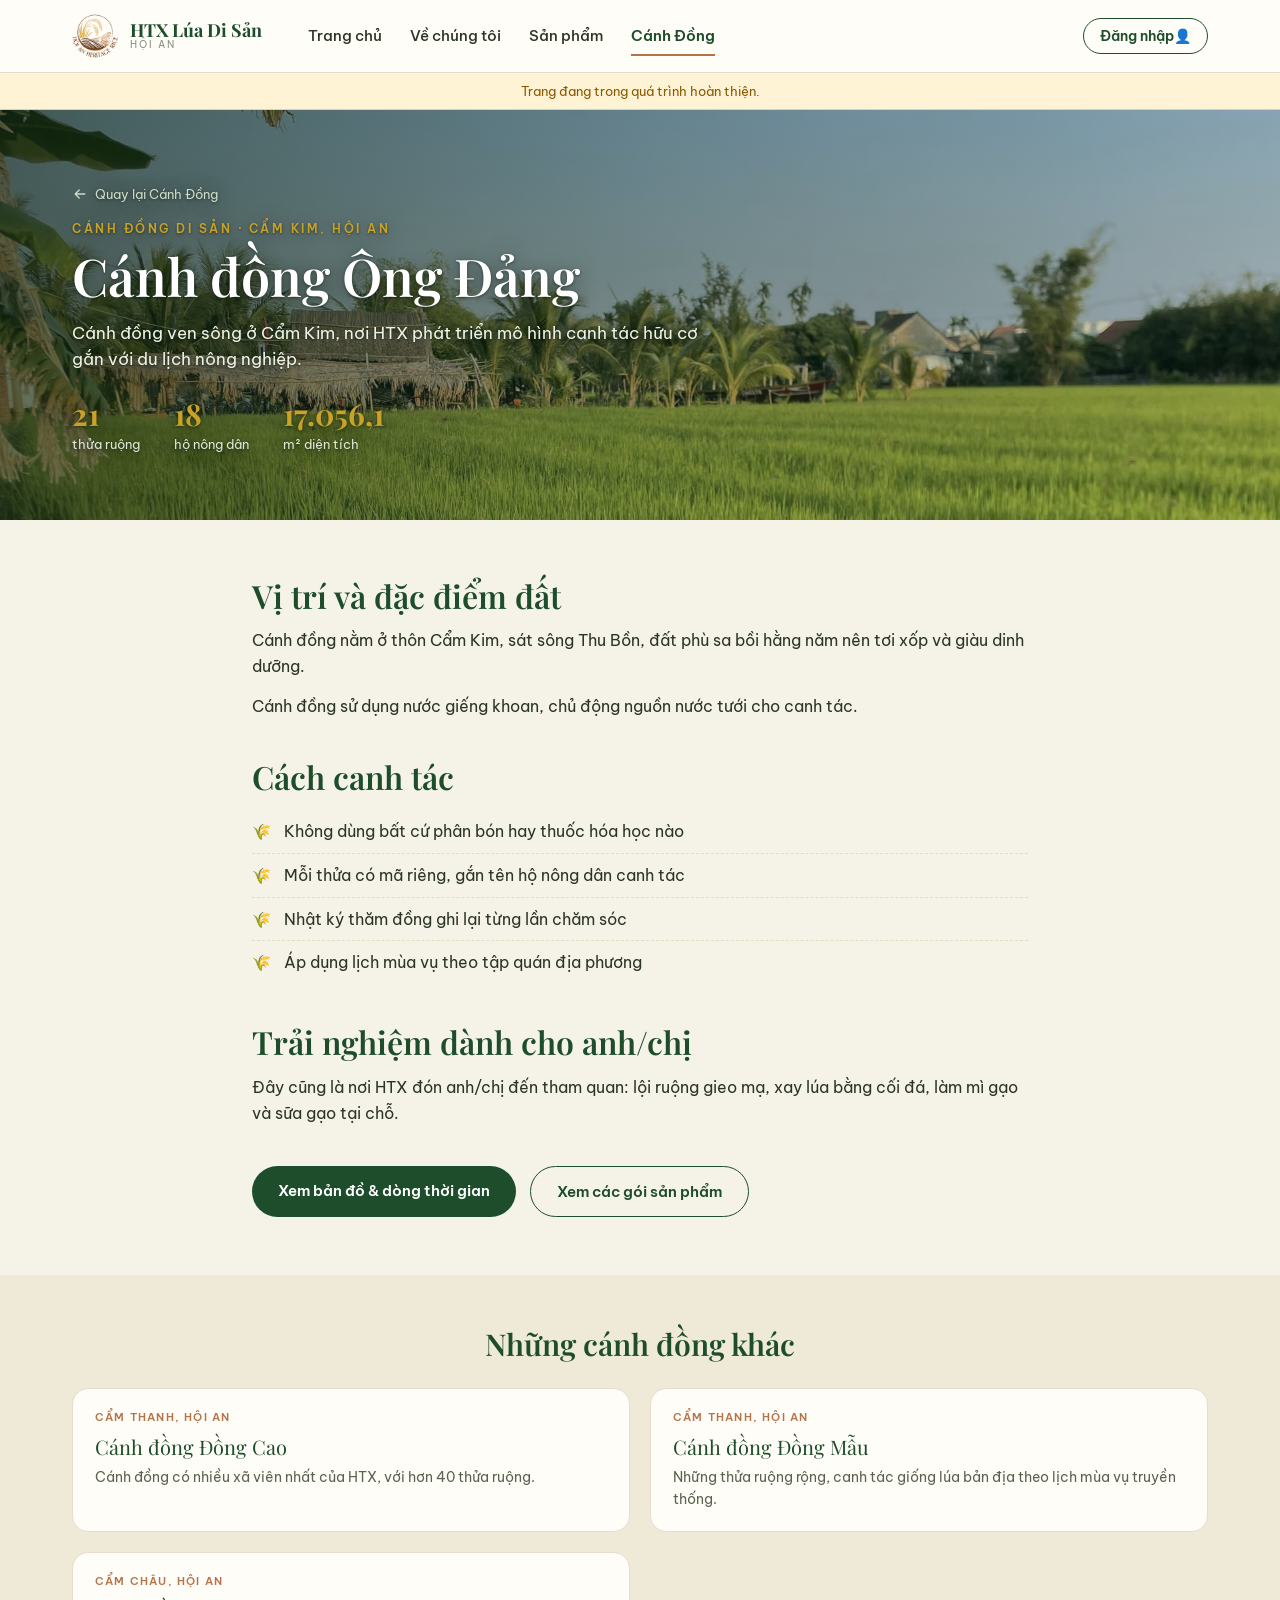
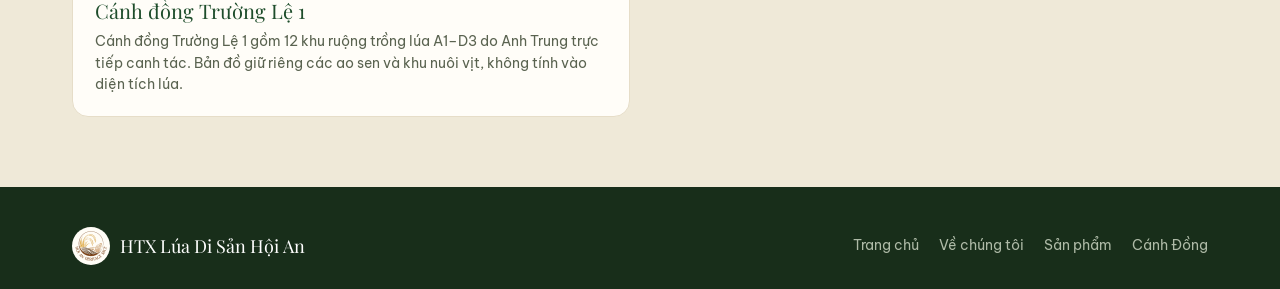
<file: chi-tiet.html>
<!DOCTYPE html>
<html lang="vi">
<head>
<meta charset="UTF-8">
<meta name="viewport" content="width=device-width, initial-scale=1.0">
<title>Chi tiết — HTX Lúa Di Sản Hội An</title>
<link rel="preconnect" href="https://fonts.googleapis.com/">
<link rel="preconnect" href="https://fonts.gstatic.com/" crossorigin>
<link href="https://fonts.googleapis.com/css2?family=Be+Vietnam+Pro:wght@400;500;600;700&family=Playfair+Display:ital,wght@0,500;0,600;0,700;1,500&display=swap" rel="stylesheet">
<style>
:root{--nen:#f5f2e8;--nen-2:#efe9d8;--muc:#2b3524;--xanh-dam:#1e4d2b;--xanh-la:#6f9e4b;--xanh-rong:#8bc34a;--dat:#e3d9c4;--dat-som:#b5734a;--vang:#c9a227;--trang:#fffdf8;--xam:#8a9180}
*{box-sizing:border-box;margin:0;padding:0}
html{scroll-behavior:smooth}
body{font-family:'Be Vietnam Pro',system-ui,sans-serif;background:var(--nen);color:var(--muc);line-height:1.6;-webkit-font-smoothing:antialiased}
h1,h2,h3{font-family:'Playfair Display',Georgia,serif;font-weight:600;line-height:1.15;color:var(--xanh-dam)}
a{color:inherit;text-decoration:none}img{max-width:100%;display:block}
.wrap{max-width:1180px;margin:0 auto;padding:0 22px}
.wrap-hep{max-width:820px;margin:0 auto;padding:0 22px}
.eyebrow{font-size:12px;font-weight:600;letter-spacing:2.5px;text-transform:uppercase;color:var(--dat-som)}
.topbar{background:var(--xanh-dam);color:#f3ede0;font-size:12.5px;text-align:center;padding:7px 16px}
.topbar b{color:var(--vang)}
header{position:sticky;top:0;z-index:40;background:var(--trang);border-bottom:1px solid #e4dcc8}
.nav{display:flex;align-items:center;gap:20px;height:72px}
.brand{display:flex;align-items:center;gap:12px}
.brand .logo{width:46px;height:46px;flex:none;object-fit:contain;transition:transform .35s cubic-bezier(.34,1.3,.64,1)}
.brand:hover .logo{transform:rotate(-6deg) scale(1.06)}
.brand .bname{font-family:'Playfair Display',serif;font-weight:700;font-size:18px;color:var(--xanh-dam);line-height:1.05}
.brand .bname small{display:block;font-family:'Be Vietnam Pro',sans-serif;font-weight:400;font-size:10px;letter-spacing:2px;text-transform:uppercase;color:var(--xam)}
.nav .menu{display:flex;gap:28px;margin-left:26px;flex:1}
.nav .menu a{font-size:14.5px;font-weight:500;padding:6px 0;position:relative;color:var(--muc)}
.nav .menu a::after{content:"";position:absolute;left:0;right:100%;bottom:-2px;height:2px;background:var(--dat-som);transition:right .25s}
.nav .menu a:hover::after,.nav .menu a.active::after{right:0}
.nav .menu a.active{color:var(--xanh-dam);font-weight:600}
.nav .acts{display:flex;align-items:center;gap:14px}
.nav .acts .dangnhap{border:1.5px solid var(--xanh-dam);color:var(--xanh-dam);border-radius:22px;padding:8px 16px;font-weight:600;background:none;cursor:pointer;font-family:inherit;font-size:14px}
.nav .acts .dangnhap:hover{background:var(--xanh-dam);color:#fff}
.nav .acts a.icon{position:relative;font-size:14px}
.nav .acts .dem{position:absolute;top:-8px;right:-10px;background:var(--dat-som);color:#fff;font-size:10px;font-weight:700;min-width:17px;height:17px;border-radius:9px;display:flex;align-items:center;justify-content:center}
.burger{display:none;background:none;border:none;font-size:24px;color:var(--xanh-dam);cursor:pointer}
.mau-banner{background:#fff3d6;border-bottom:1px solid #e6cf94;color:#8a5a00;font-size:12.5px;text-align:center;padding:8px 16px}

/* hero chi tiết */
.ct-hero{padding:74px 0 66px;color:#fff}
.ct-hero .lai{display:inline-flex;align-items:center;gap:7px;font-size:13px;color:#dfe9d5;margin-bottom:14px;opacity:.9}
.ct-hero .lai:hover{opacity:1;color:var(--vang)}
.ct-hero h1{color:#fff;font-size:clamp(30px,4.8vw,52px);max-width:19ch;margin:8px 0 14px}
.ct-hero .dan{max-width:58ch;color:#eef3e6;font-size:16.5px}
.ct-hero .so-nhanh{display:flex;gap:34px;flex-wrap:wrap;margin-top:26px}
.ct-hero .sn-o .sn-so{font-family:'Playfair Display',serif;font-size:30px;font-weight:700;color:var(--vang);line-height:1}
.ct-hero .sn-o .sn-nhan{font-size:12.5px;color:#dfe9d5;margin-top:5px}

/* thân bài */
.than{padding:58px 0}
.than h2{font-size:clamp(23px,3vw,32px);margin:0 0 14px}
.khoi{margin-bottom:40px}
.khoi p{font-size:16px;margin-bottom:14px}
.ds{list-style:none;margin-top:6px}
.ds li{font-size:15.5px;padding:9px 0 9px 32px;position:relative;border-bottom:1px dashed #e4dcc4}
.ds li:last-child{border-bottom:none}
.ds li::before{content:"🌾";position:absolute;left:0;top:9px}
.hop-nhan{background:var(--trang);border:1px solid #e6ddc8;border-radius:16px;padding:22px 24px;margin-bottom:22px}
.hop-nhan .hn-tit{font-family:'Playfair Display',serif;font-size:19px;color:var(--xanh-dam);margin-bottom:8px}
.hop-vang{background:#faf6ea;border:1px dashed #d8c48f;border-radius:14px;padding:16px 18px;font-size:14px;color:#6b5a3a}
.hop-vang b{color:var(--dat-som)}

.anh-lon{width:100%;aspect-ratio:16/7;border-radius:18px;overflow:hidden;position:relative;
  background:linear-gradient(135deg,var(--dat),#cdbf9d);border:1px solid #d8cdb0;margin-bottom:36px;
  display:flex;align-items:center;justify-content:center}
.anh-lon .goi-y{position:absolute;inset:0;display:flex;align-items:center;justify-content:center;text-align:center;padding:20px;color:#9a8a63;font-size:13px}
.anh-lon img{position:relative;z-index:2;width:100%;height:100%;object-fit:cover}
.anh-lon img.loi{display:none}

.mua-thanh{background:var(--trang);border:1px solid #e6ddc8;border-radius:18px;padding:22px 24px;
  display:flex;align-items:center;justify-content:space-between;gap:18px;flex-wrap:wrap;margin-bottom:36px}
.mua-thanh .gia{font-family:'Playfair Display',serif;font-size:28px;font-weight:700;color:var(--xanh-dam)}
.mua-thanh .gia small{font-family:'Be Vietnam Pro',sans-serif;font-size:12.5px;font-weight:400;color:var(--xam)}
.mua-thanh .nut-mua{background:var(--xanh-dam);color:#fff;border:none;font-family:inherit;font-weight:700;font-size:15px;padding:14px 30px;border-radius:28px;cursor:pointer}
.mua-thanh .nut-phu{background:transparent;border:1.6px solid var(--xanh-dam);color:var(--xanh-dam);font-family:inherit;font-weight:600;font-size:14.5px;padding:13px 24px;border-radius:28px;cursor:pointer;margin-left:10px}

.dieu-huong{display:flex;gap:14px;flex-wrap:wrap;margin-top:8px}
.dieu-huong a{background:var(--xanh-dam);color:#fff;padding:13px 26px;border-radius:26px;font-weight:600;font-size:14.5px}
.dieu-huong a.phu{background:transparent;border:1.6px solid var(--xanh-dam);color:var(--xanh-dam)}

/* ===== Chi tiết sản phẩm / tour ===== */
body.ct-san-pham .than{padding:64px 0 72px}
body.ct-san-pham #ctThan{max-width:930px}
body.ct-san-pham .mua-thanh{border-radius:22px;padding:24px 26px;background:linear-gradient(180deg,#fffdf9,#faf7ef);box-shadow:0 12px 34px rgba(47,57,39,.07);border-color:#dfd6c1}
body.ct-san-pham .mua-thanh .gia{font-size:30px}
body.ct-san-pham .mua-thanh .gia small{display:block;margin-top:5px;font-size:12.5px;line-height:1.6}
body.ct-san-pham .khoi{background:rgba(255,253,248,.9);border:1px solid #e4dcc9;border-radius:20px;padding:24px 25px;margin-bottom:18px;box-shadow:0 8px 24px rgba(49,58,40,.045)}
body.ct-san-pham .khoi h2{font-size:clamp(23px,2.8vw,29px);margin-bottom:16px}
body.ct-san-pham .khoi p{font-size:14.6px;line-height:1.85;color:#505c48}
body.ct-san-pham .ds{display:grid;gap:10px}
body.ct-san-pham .ds li{border:1px solid #ebe4d3;background:#fbf9f2;border-radius:14px;padding:15px 16px 15px 48px;font-size:14px;line-height:1.78;transition:transform .22s ease,border-color .22s ease,box-shadow .22s ease}
body.ct-san-pham .ds li:hover{transform:translateY(-1px);border-color:#c8d2b5;box-shadow:0 8px 20px rgba(48,62,39,.055)}
body.ct-san-pham .ds li::before{content:"";left:16px;top:18px;width:17px;height:17px;border-radius:50%;background:#dfeacb;border:4px solid #f5f1e7;box-shadow:0 0 0 1px #a9bd8e}
body.ct-san-pham .dieu-huong{margin-top:30px}
body.ct-san-pham .dieu-huong a{transition:transform .2s ease,box-shadow .2s ease}
body.ct-san-pham .dieu-huong a:hover{transform:translateY(-2px);box-shadow:0 8px 18px rgba(28,61,36,.12)}
body.ct-su-kien-doc-ban .ct-hero h1{max-width:21ch;text-transform:none}
body.ct-su-kien-doc-ban .ct-hero .dan{font-family:'Playfair Display',serif;font-size:20px;line-height:1.55}
body.ct-su-kien-doc-ban .khoi{padding:22px 24px}
body.ct-su-kien-doc-ban .khoi:nth-of-type(-n+4){border-color:#d9c98e;background:#fbf6e6}
body.ct-su-kien-doc-ban .khoi:nth-of-type(n+5){background:#173f29;color:#edf3e8;border-color:#2d5d3d}
body.ct-su-kien-doc-ban .khoi:nth-of-type(n+5) h2{color:#f0d16b}
body.ct-su-kien-doc-ban .khoi:nth-of-type(n+5) p{color:#dce8d8}
@media(prefers-reduced-motion:no-preference){
  body.ct-san-pham .mua-thanh,body.ct-san-pham .khoi{animation:ctFade .45s cubic-bezier(.22,.75,.25,1) both}
  body.ct-san-pham .khoi:nth-child(2){animation-delay:.04s}
  body.ct-san-pham .khoi:nth-child(3){animation-delay:.08s}
  @keyframes ctFade{from{opacity:0;transform:translateY(9px)}to{opacity:1;transform:none}}
}

/* xem thêm mục khác cùng loại */
.khac{padding:52px 0 70px;background:var(--nen-2)}
.khac h2{text-align:center;font-size:clamp(22px,2.8vw,30px);margin-bottom:26px}
.khac-luoi{display:grid;grid-template-columns:repeat(2,1fr);gap:20px}
.khac-o{background:var(--trang);border:1px solid #e6ddc8;border-radius:16px;padding:20px 22px;position:relative}
.khac-o .ko-loai{font-size:11px;font-weight:600;letter-spacing:1.2px;text-transform:uppercase;color:var(--dat-som)}
.khac-o .ko-ten{font-family:'Playfair Display',serif;font-size:20px;color:var(--xanh-dam);margin:5px 0 4px}
.khac-o .ko-mo{font-size:13.5px;color:#5a6350}

footer{background:#182e1a;color:#c9d3c0;font-size:14px;padding:40px 0 24px}
footer .wrap{display:flex;justify-content:space-between;align-items:center;flex-wrap:wrap;gap:14px}
footer .fb{font-family:'Playfair Display',serif;font-size:18px;color:#fff}
footer .fl{display:flex;gap:20px;font-size:13.5px}
footer .fl a{opacity:.85}footer .fl a:hover{opacity:1;color:var(--vang)}

.modal-phu{position:fixed;inset:0;background:rgba(20,28,15,.55);display:none;align-items:center;justify-content:center;z-index:80;padding:16px}
.modal-phu.mo{display:flex}
.modal{background:#fff;width:100%;max-width:420px;border-radius:18px;padding:26px 24px 30px}
.modal h2{font-size:22px;margin-bottom:6px}
.modal p.sub{font-size:13px;color:#6b7263;margin-bottom:16px}
.form-o{margin-bottom:13px}.form-o label{display:block;font-size:12.5px;font-weight:600;margin-bottom:5px;color:#41503a}
.form-o input{width:100%;font-family:inherit;font-size:14px;padding:11px;border:1.5px solid #cfc8b4;border-radius:9px;background:#fdfcf8}
.nut-gui{width:100%;padding:14px;border:none;border-radius:11px;background:var(--xanh-dam);color:#fff;font-family:inherit;font-size:15px;font-weight:600;cursor:pointer;margin-top:4px}
.dong{display:block;margin:14px auto 0;background:none;border:none;color:#8a9180;font-size:13px;cursor:pointer;font-family:inherit}

@media(max-width:760px){.khac-luoi{grid-template-columns:1fr}}
@media(max-width:680px){.nav .menu,.nav .acts .dangnhap span{display:none}.burger{display:block}}
</style>
<link rel="stylesheet" href="css/hieu-ung.css">
<link rel="icon" type="image/png" href="img/favicon.png">
<!-- TOÀN BỘ CHỮ CỦA WEBSITE nằm trong file này. Nạp sớm để trang chi tiết dùng được. -->
<script src="js/noi-dung.js?v=20261117e"></script>
<script src="js/canh-dong-so-chot.js?v=20261117b"></script>
<link rel="stylesheet" href="css/mobile-ui.css?v=20260925a">
</head>
<body>

<header>
  <div class="wrap nav">
    <a href="index.html" class="brand">
      <img src="img/logo.png" class="logo" alt="Logo HTX Lúa Di Sản Hội An" width="46" height="46">
      <span class="bname">HTX Lúa Di Sản<small>Hội An</small></span>
    </a>
    <nav class="menu">
      <a href="index.html">Trang chủ</a>
      <a href="ve-chung-toi.html" id="navVe">Về chúng tôi</a>
      <a href="san-pham.html" id="navSP">Sản phẩm</a>
      <a href="canh-dong.html" id="navCD">Cánh Đồng</a>
    </nav>
    <div class="acts">
      <button class="dangnhap" onclick="moModal('mpDN')"><span>Đăng nhập</span>👤</button>
      <button class="burger" aria-label="Mở menu" aria-expanded="false">☰</button>
    </div>
  </div>
</header>

<div class="mau-banner" data-nd="chung.bangThongBao"></div>
<section class="ct-hero hero-anh" id="ctHero">
  <div class="wrap">
    <a class="lai" id="ctLai" href="index.html"><svg class="nav-arrow" width="16" height="16" viewBox="0 0 20 20" aria-hidden="true" focusable="false"><path d="M4 10h12m-5-5 5 5-5 5" transform="rotate(180 10 10)" fill="none" stroke="currentColor" stroke-width="1.6" stroke-linecap="round" stroke-linejoin="round"/></svg> Quay lại</a>
    <div class="eyebrow" id="ctLoai" style="color:var(--vang)"></div>
    <h1 id="ctTen">Đang tải…</h1>
    <p class="dan" id="ctDan"></p>
    <div class="so-nhanh" id="ctSoNhanh"></div>
  </div>
</section>

<section class="than">
  <div class="wrap-hep" id="ctThan"></div>
</section>

<section class="khac">
  <div class="wrap">
    <h2 id="khacTit">Xem thêm</h2>
    <div class="khac-luoi" id="khacLuoi"></div>
  </div>
</section>

<footer>
  <div class="wrap">
    <div class="fb"><img class="ft-logo" src="img/logo.png" alt="Logo HTX Lúa Di Sản Hội An" width="38" height="38"><span data-nd="chung.tenDayDu"></span></div>
    <div class="fl">
      <a href="index.html">Trang chủ</a>
      <a href="ve-chung-toi.html">Về chúng tôi</a>
      <a href="san-pham.html">Sản phẩm</a>
      <a href="canh-dong.html">Cánh Đồng</a>
    </div>
  </div>
</footer>

<div class="modal-phu" id="mpDN">
  <div class="modal">
    <h2 data-nd="chung.dangNhap.tieuDe"></h2>
    <p class="sub" data-nd="chung.dangNhap.dan"></p>
    <div class="form-o"><label data-nd="chung.dangNhap.nhanUser"></label><input id="dnUser"></div>
    <div class="form-o"><label data-nd="chung.dangNhap.nhanPass"></label><input id="dnPass" type="password"></div>
    <div class="fqt-loi" id="dnLoi" style="color:#b03c2a;font-size:13px;min-height:18px"></div><button class="nut-gui nut-noi" id="dnGui" onclick="dangNhap()" data-nd="chung.dangNhap.nut"></button>
    <button class="dong" onclick="dongModal('mpDN')">Đóng</button>
  </div>
</div>

<script>
/* =====================================================================
   NỘI DUNG 9 TRANG CHI TIẾT KHÔNG CÒN NẰM Ở ĐÂY.
   Toàn bộ chữ đã dời sang  js/noi-dung.js?v=20261117b  — mở file đó mà sửa.
   Ở đây chỉ còn phần ghép ba nhóm lại theo địa chỉ trang:
       chi-tiet.html?loai=canh-dong&ma=ong-dang
       chi-tiet.html?loai=gia-tri&ma=minh-bach
       chi-tiet.html?loai=san-pham&ma=gieo-mam
   ===================================================================== */
const ND = window.NOI_DUNG || {};
const TRONG = { nhan:'', ve:'index.html', veChu:'Quay lại', khacTit:'', muc:{} };
const DU_LIEU = {
  'canh-dong': ND.canhDong || TRONG,
  'gia-tri':   ND.giaTri   || TRONG,
  'san-pham':  ND.goi      || TRONG,
};

/* ---------------- dựng trang ---------------- */

const ts = new URLSearchParams(location.search);
const loai = ts.get('loai') || 'canh-dong';
const ma   = ts.get('ma')   || Object.keys((DU_LIEU[loai]||DU_LIEU['canh-dong']).muc)[0];
const nhom = DU_LIEU[loai] || DU_LIEU['canh-dong'];
const m    = nhom.muc[ma]  || nhom.muc[Object.keys(nhom.muc)[0]];
if(loai === 'san-pham'){
  document.body.classList.add('ct-san-pham','ct-'+ma);
  if(ma === 'su-kien-doc-ban') document.body.classList.add('ct-su-kien-doc-ban');
}
const MA_CANH_DONG = {'ong-dang':'CKOD','dong-cao':'CTDC','dong-mau':'CTDM'};
// Các đường dẫn giới thiệu cũ vẫn mở được; nút quay lại dẫn đúng cánh đồng.
const veCanhDong = loai === 'canh-dong' && MA_CANH_DONG[ma]
  ? 'canh-dong.html?dong=' + MA_CANH_DONG[ma] : '';

document.title = chuThuan(m.ten) + ' — HTX Lúa Di Sản Hội An';
if(nhom.navId) document.getElementById(nhom.navId).classList.add('active');

// hero
const hero = document.getElementById('ctHero');
if(m.anh){
  const bg = document.createElement('img');
  bg.className = 'hero-bg'; bg.src = m.anh; bg.alt = '';
  bg.addEventListener('error', function(){ bg.classList.add('loi'); });
  hero.insertBefore(bg, hero.firstChild);
}
document.getElementById('ctLoai').innerHTML = nhom.nhan + (m.phu ? ' · ' + m.phu : '');
document.getElementById('ctTen').innerHTML  = m.ten;
document.getElementById('ctDan').innerHTML = m.dan || '';
const lai = document.getElementById('ctLai');
lai.href = veCanhDong ? veCanhDong + '#gioi-thieu' : nhom.ve; lai.innerHTML = '<svg class="nav-arrow" width="16" height="16" viewBox="0 0 20 20" aria-hidden="true" focusable="false"><path d="M4 10h12m-5-5 5 5-5 5" transform="rotate(180 10 10)" fill="none" stroke="currentColor" stroke-width="1.6" stroke-linecap="round" stroke-linejoin="round"/></svg> ' + nhom.veChu;
const soChot = loai === 'canh-dong' ? SO_CHOT_CANH_DONG[MA_CANH_DONG[ma]] : null;
const soHienThi = soChot ? [[soChot.soThua,'thửa ruộng'],[soChot.soHo,'hộ nông dân'],[soChot.dienTich.toLocaleString('vi-VN',{maximumFractionDigits:1}),'m² diện tích']] : m.so;
if(soHienThi){
  document.getElementById('ctSoNhanh').innerHTML = soHienThi.map(function(s){
    return '<div class="sn-o"><div class="sn-so">'+s[0]+'</div><div class="sn-nhan">'+s[1]+'</div></div>';
  }).join('');
}

// thân bài
let h = '';
/* KHÔNG chèn lại ảnh ở thân bài: cùng tấm ảnh đó đã làm nền hero phía trên,
   để cả hai là lặp. Muốn thêm ảnh MINH HOẠ KHÁC thì đặt m.anhPhu rồi mở
   lại khối dưới đây với biến đó — đừng dùng lại m.anh. */
if(m.gia){
  const phuGia = (m.giaDv||'') + (m.dongHanhToiThieu ? ' · Đồng hành tối thiểu ' + m.dongHanhToiThieu : '');
  h += '<div class="mua-thanh"><div><div class="gia">'+m.gia+' <small>'+phuGia+'</small></div>'+
       '<div style="font-size:12.5px;color:var(--xam)">Liên hệ HTX để được tư vấn chi tiết</div></div>'+
       '<div><button class="nut-mua nut-noi" onclick="moFormQuanTam(\''+chuThuan(m.ten).replace(/'/g,"")+'\')">'+(m.nutMua||'Tôi quan tâm gói này')+'</button></div></div>';
}
(m.than||[]).forEach(function(k,idx){
  h += '<div class="khoi'+(loai==='san-pham'?' khoi-sanpham':'')+'"><h2>'+k.h+'</h2>';
  if(k.p)  h += k.p.map(function(x){return '<p>'+x+'</p>';}).join('');
  if(k.ds) h += '<ul class="ds">'+k.ds.map(function(x){return '<li>'+x+'</li>';}).join('')+'</ul>';
  h += '</div>';
});
const nut = m.nut || [[nhom.ve, nhom.veChu]];
h += '<div class="dieu-huong">'+nut.map(function(n){
       const href = veCanhDong && n[0] === 'canh-dong.html' ? veCanhDong + '#ban-do-mua-vu' : n[0];
       return '<a class="'+(n[2]||'')+'" href="'+href+'">'+n[1]+'</a>';
     }).join('')+'</div>';
document.getElementById('ctThan').innerHTML = h;

// xem thêm mục khác cùng loại
document.getElementById('khacTit').innerHTML = nhom.khacTit || 'Xem thêm';
document.getElementById('khacLuoi').innerHTML = Object.keys(nhom.muc)
  .filter(function(k){ return k !== ma; })
  .map(function(k){
    const x = nhom.muc[k];
    return '<a class="khac-o the-noi" href="chi-tiet.html?loai='+loai+'&ma='+k+'">'+
      '<div class="ko-loai">'+(x.phu||nhom.nhan)+'</div>'+
      '<div class="ko-ten">'+x.ten+'</div>'+
      '<div class="ko-mo">'+(x.dan||'')+'</div>'+
      '<span class="dau-bam"><svg class="nav-arrow" width="16" height="16" viewBox="0 0 20 20" aria-hidden="true" focusable="false"><path d="M5 15 15 5M5 5h10v10" fill="none" stroke="currentColor" stroke-width="1.6" stroke-linecap="round" stroke-linejoin="round"/></svg></span></a>';
  }).join('');

</script>
<script src="js/chung.js"></script>
<script src="js/form-quan-tam.js"></script>
<script src="js/hieu-ung.js"></script>
</body>
</html>
</file>
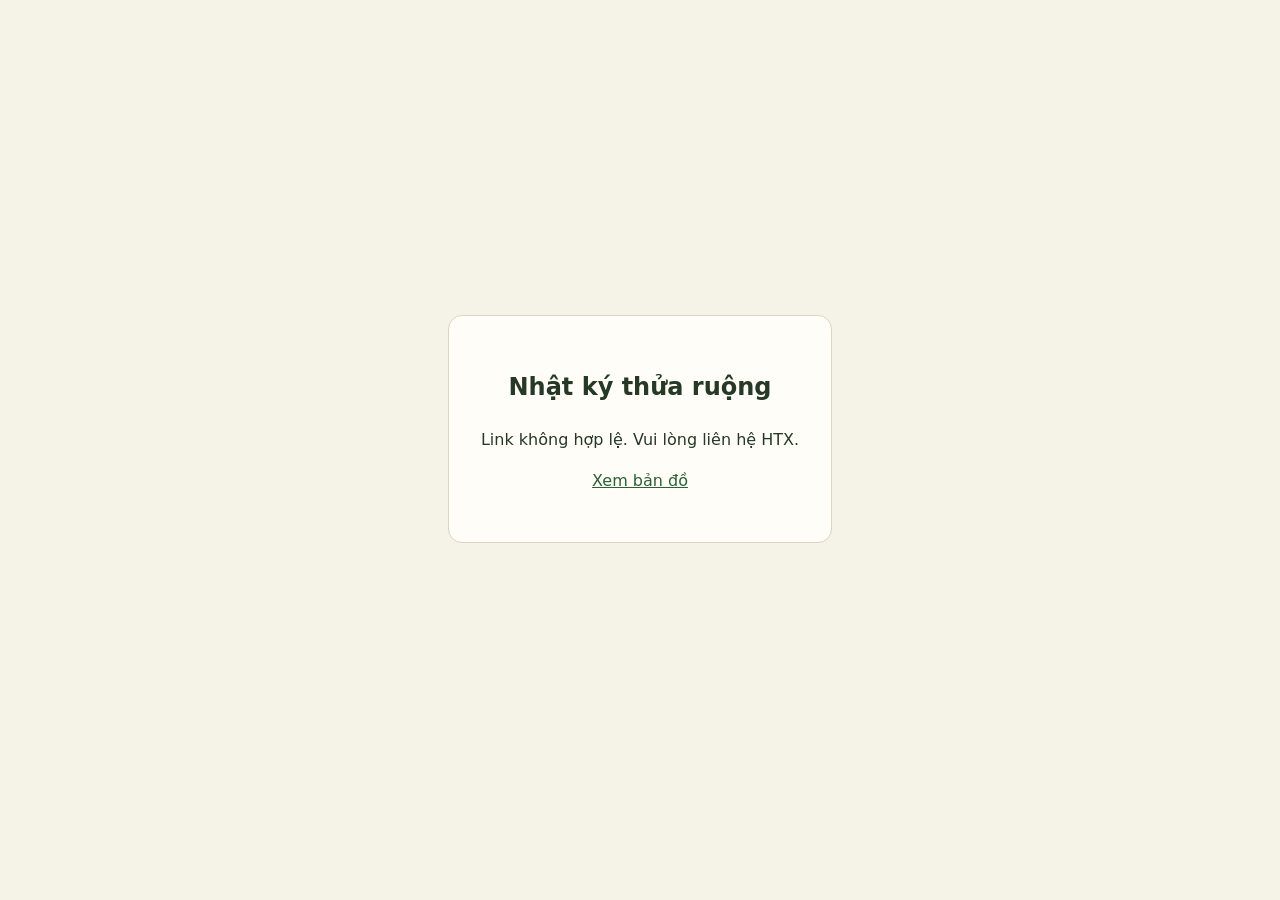
<file: l.html>
<!doctype html><html lang="vi"><head><meta charset="utf-8"><meta name="viewport" content="width=device-width,initial-scale=1"><meta name="robots" content="noindex,nofollow"><meta name="referrer" content="no-referrer"><title>Nhật ký thửa ruộng — HTX Lúa Di Sản Hội An</title><style>body{margin:0;padding:24px;min-height:90vh;display:grid;place-items:center;background:#f5f2e8;color:#263926;font:16px/1.6 system-ui,sans-serif}main{max-width:440px;padding:32px;background:#fffdf8;border:1px solid #ddd4c2;border-radius:14px;text-align:center}a{color:#286235}</style></head><body><main><h2>Nhật ký thửa ruộng</h2><p id="msg">Đang kiểm tra link của bạn…</p><p><a href="./ban-do.html">Xem bản đồ</a></p></main><script>(async()=>{const m=document.getElementById('msg'),k=new URLSearchParams(location.hash.slice(1)).get('k')||'';if(!/^[A-Za-z0-9_-]{22}$/.test(k)){m.textContent='Link không hợp lệ. Vui lòng liên hệ HTX.';return}try{const r=await fetch('https://script.google.com/macros/s/AKfycbxkBLw-2LGnKPrc0m8cjogwqyv1kCyP5D1hN8A7Pt2IQ6n8QwRGQhD8ea8PAQzOVwjy/exec',{method:'POST',body:JSON.stringify({action:'getLinkAccess',linkKey:k}),cache:'no-store',referrerPolicy:'no-referrer'});if(!r.ok)throw Error('offline');const q=await r.json();if(!q||!q.ok){m.textContent='Link đã hết hiệu lực hoặc bị thu hồi.';return}const f=String(q.field||''),s=String(q.season||''),p=String(q.plot||'');if(!/^(CKOD|CTDC|CTDM)$/.test(f)||!/^[A-Z0-9]+$/.test(s)||!/^[A-Z0-9]+$/.test(p))throw Error('invalid');location.replace('./ban-do.html?'+new URLSearchParams({dong:f,vu:s,'cua-toi':p})+'#ma-xem='+encodeURIComponent(k))}catch(e){m.textContent='Chưa thể mở nhật ký lúc này. Vui lòng thử lại sau.'}})();</script></body></html>
</file>
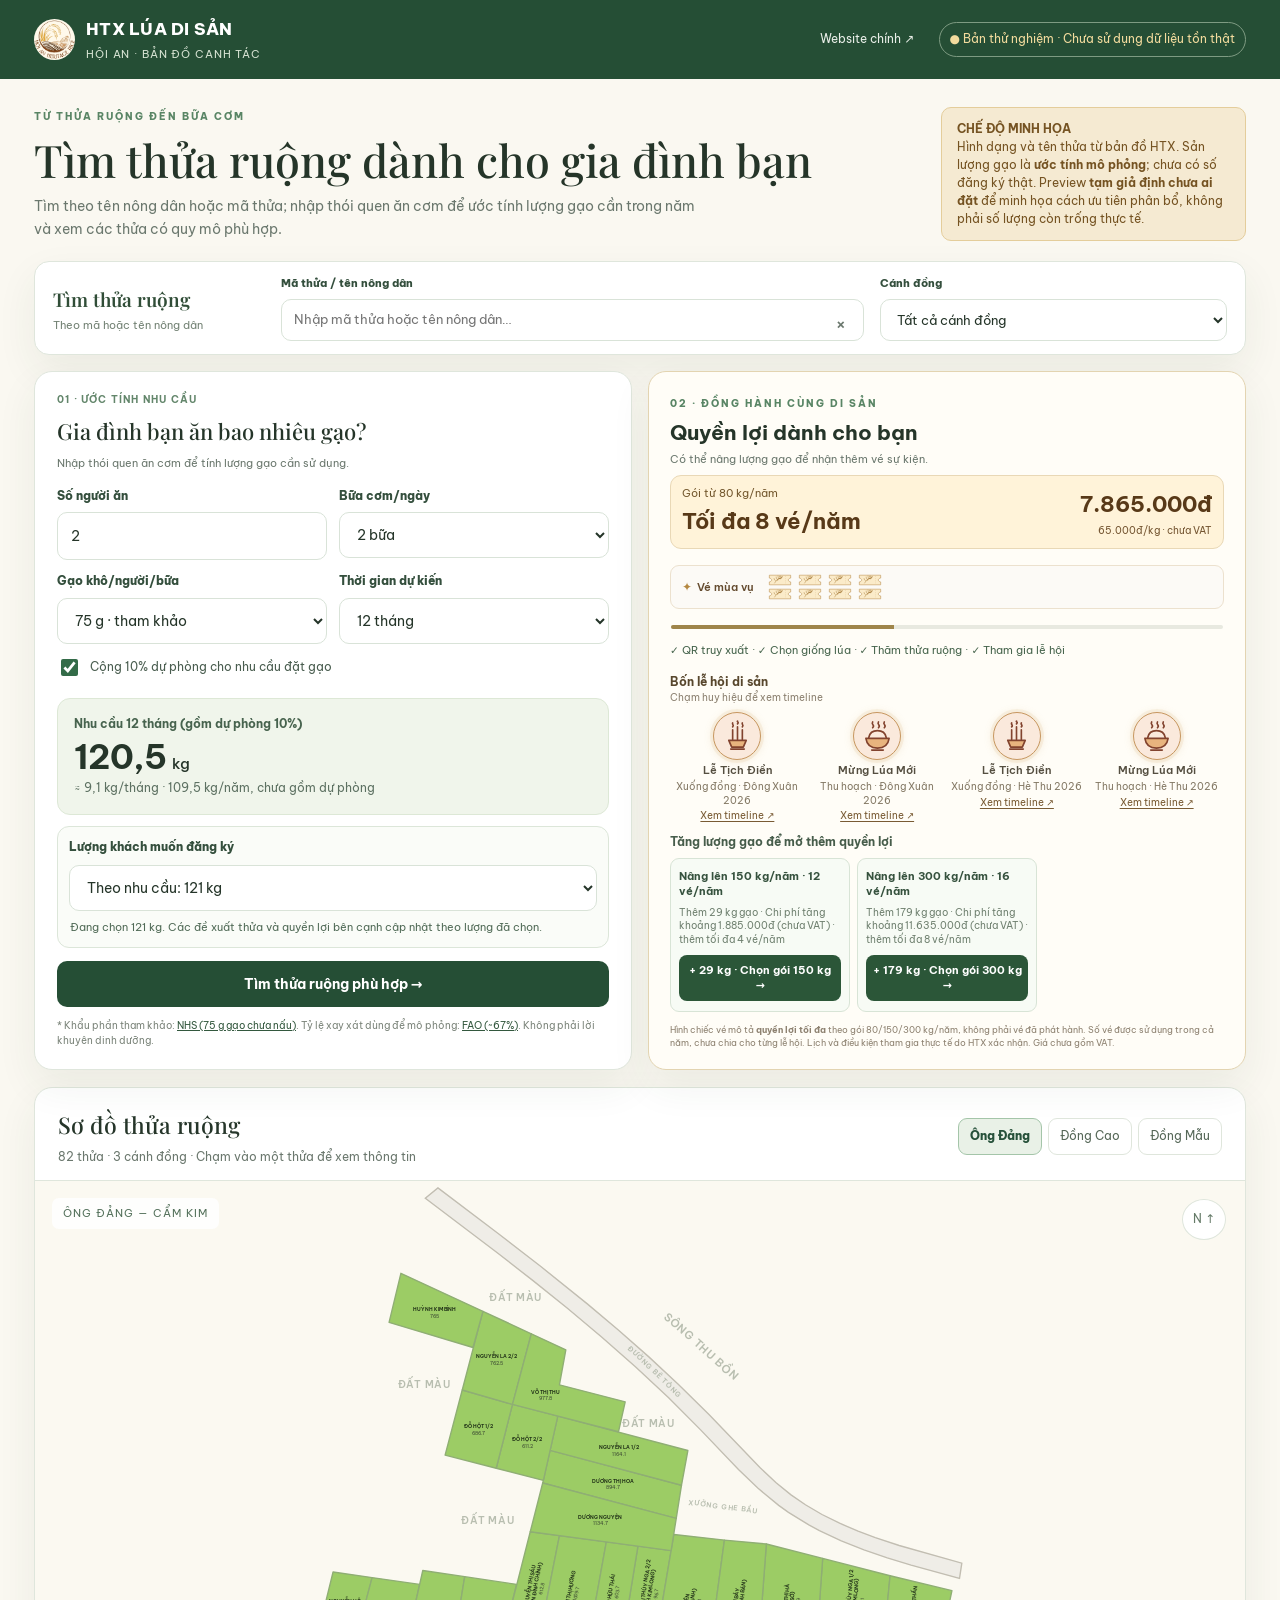
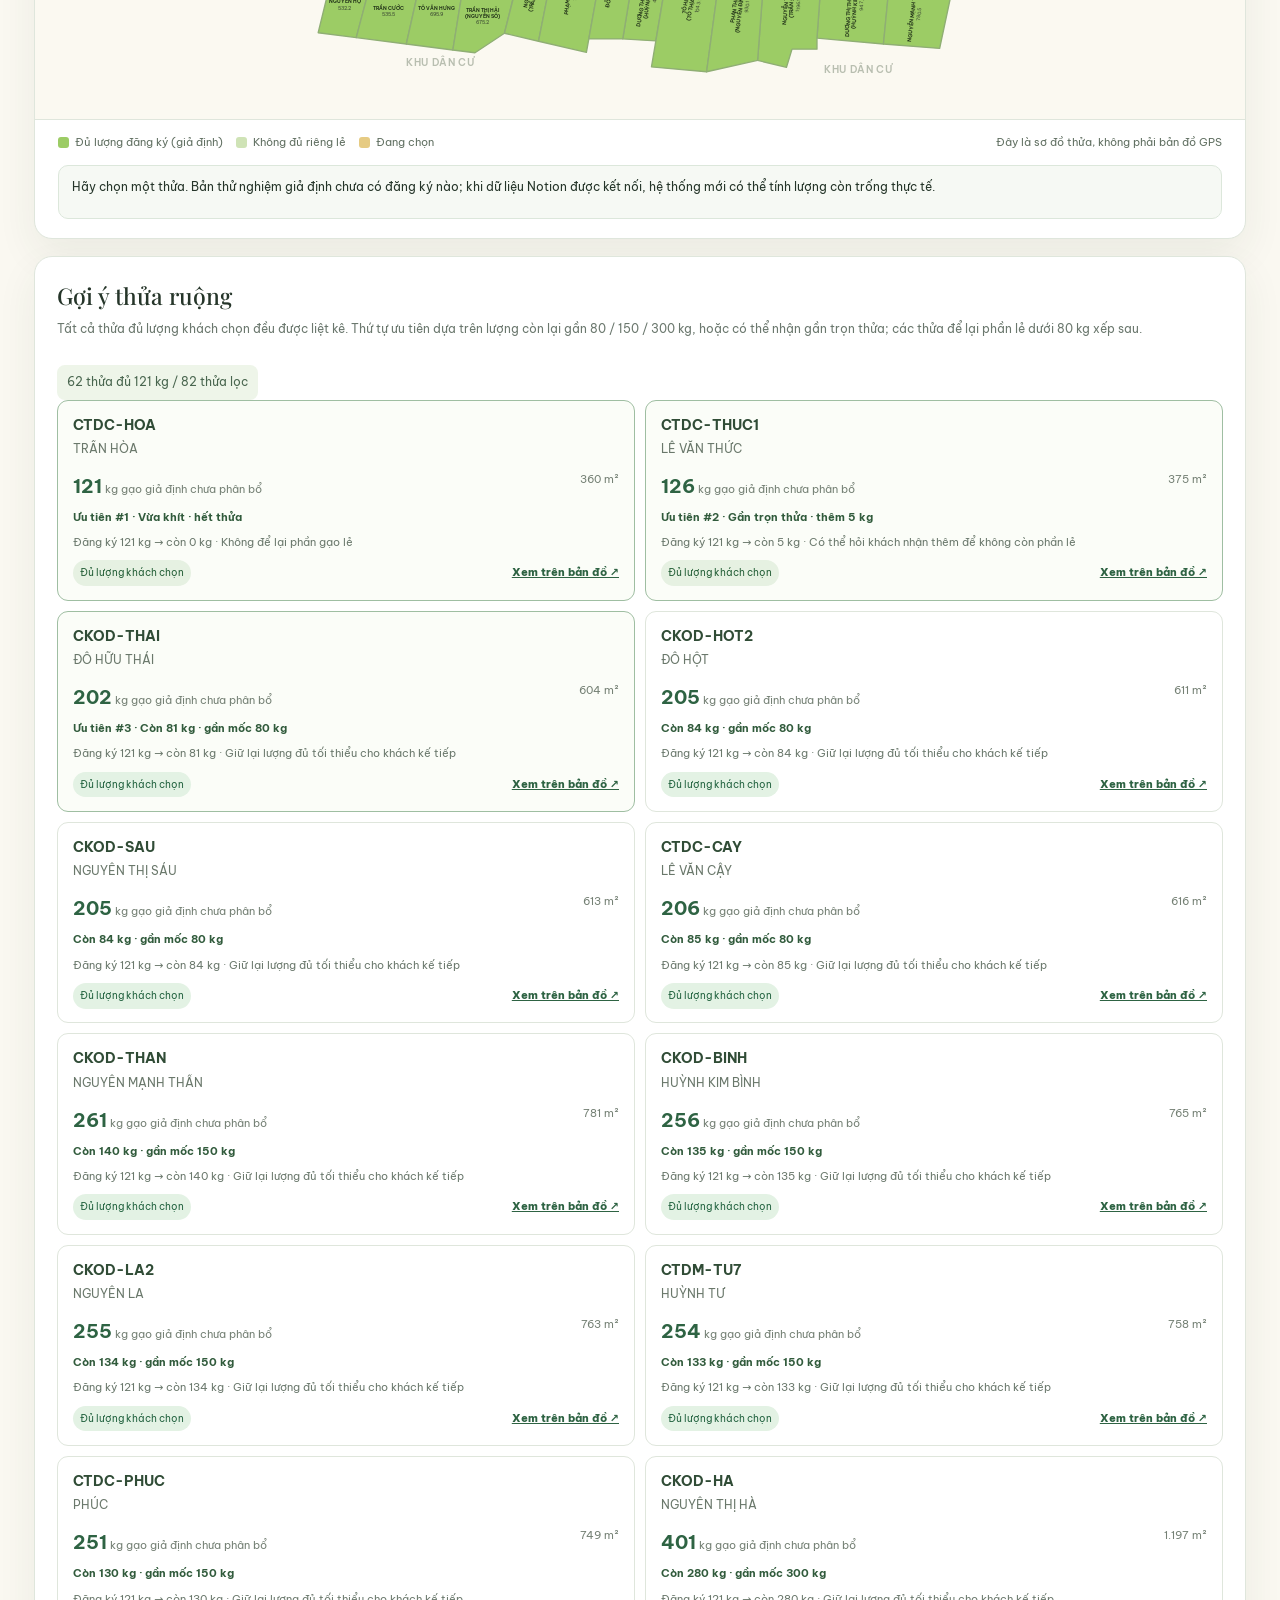
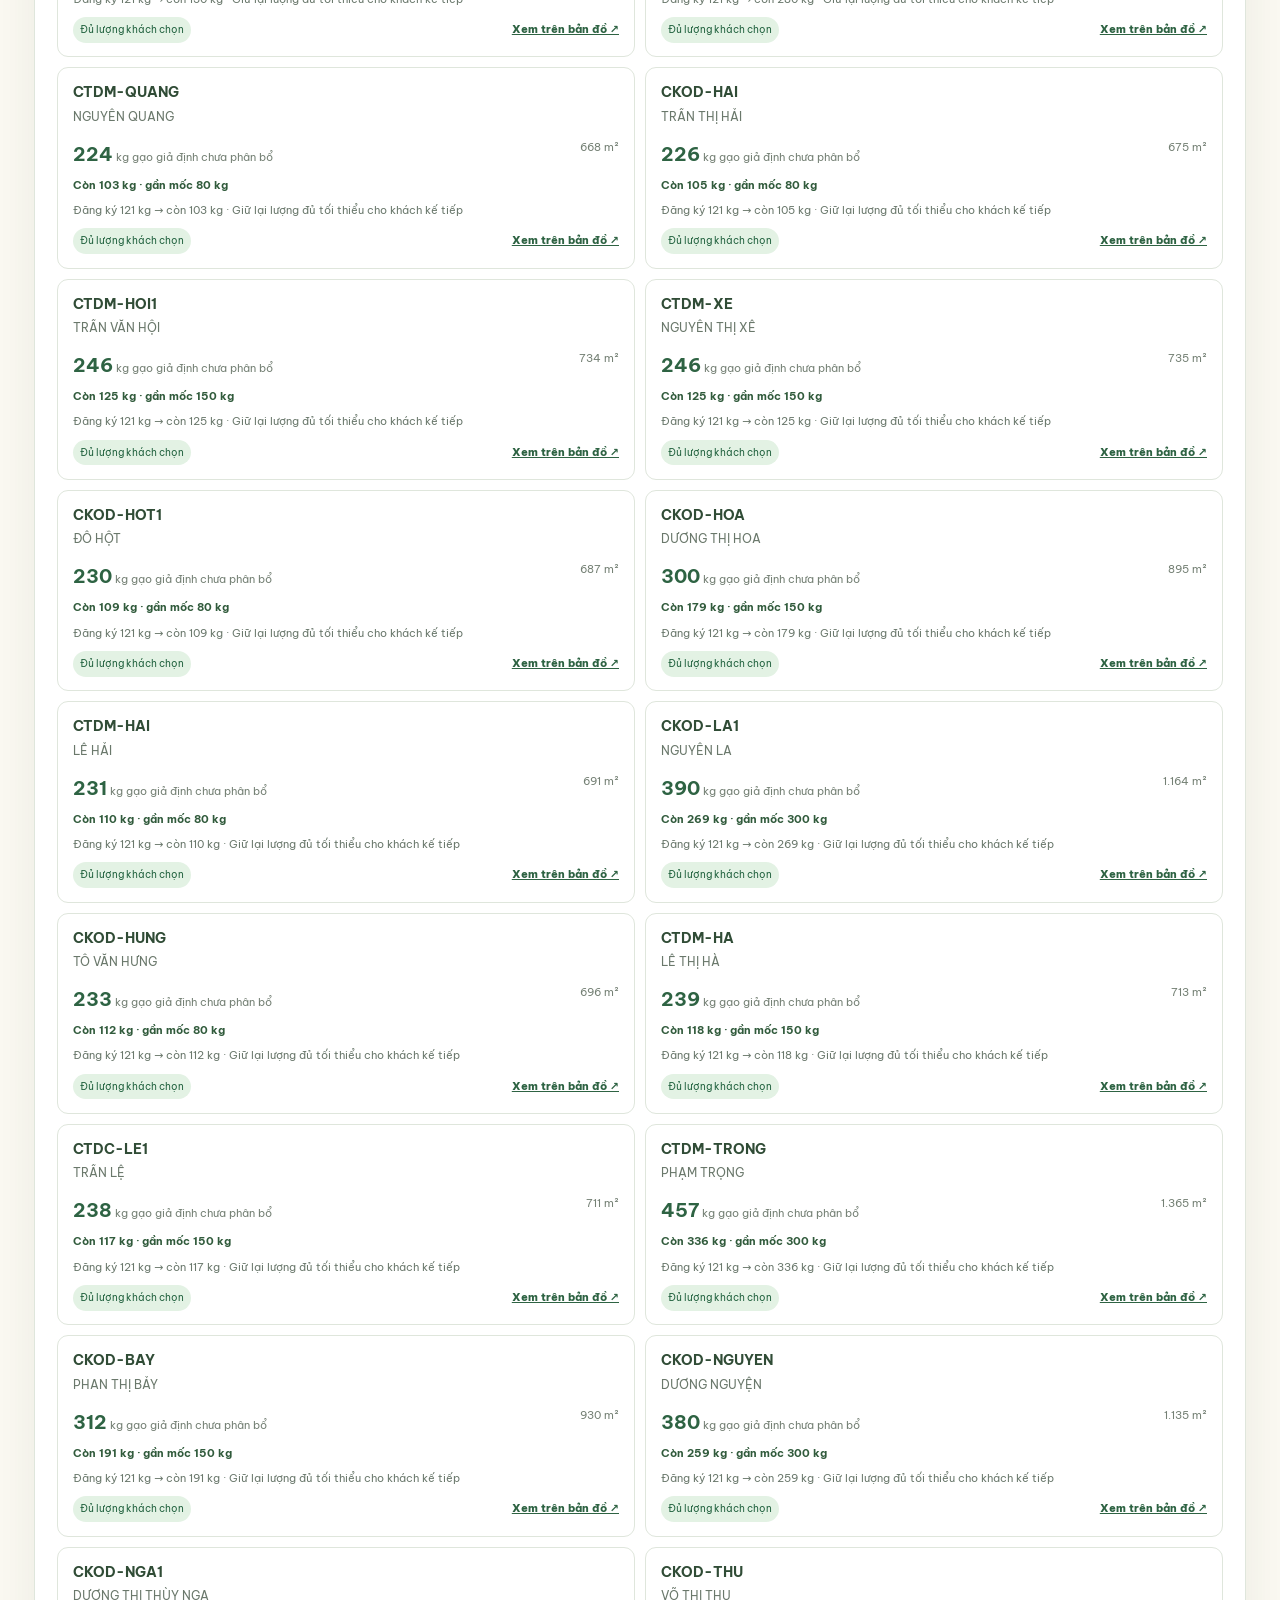
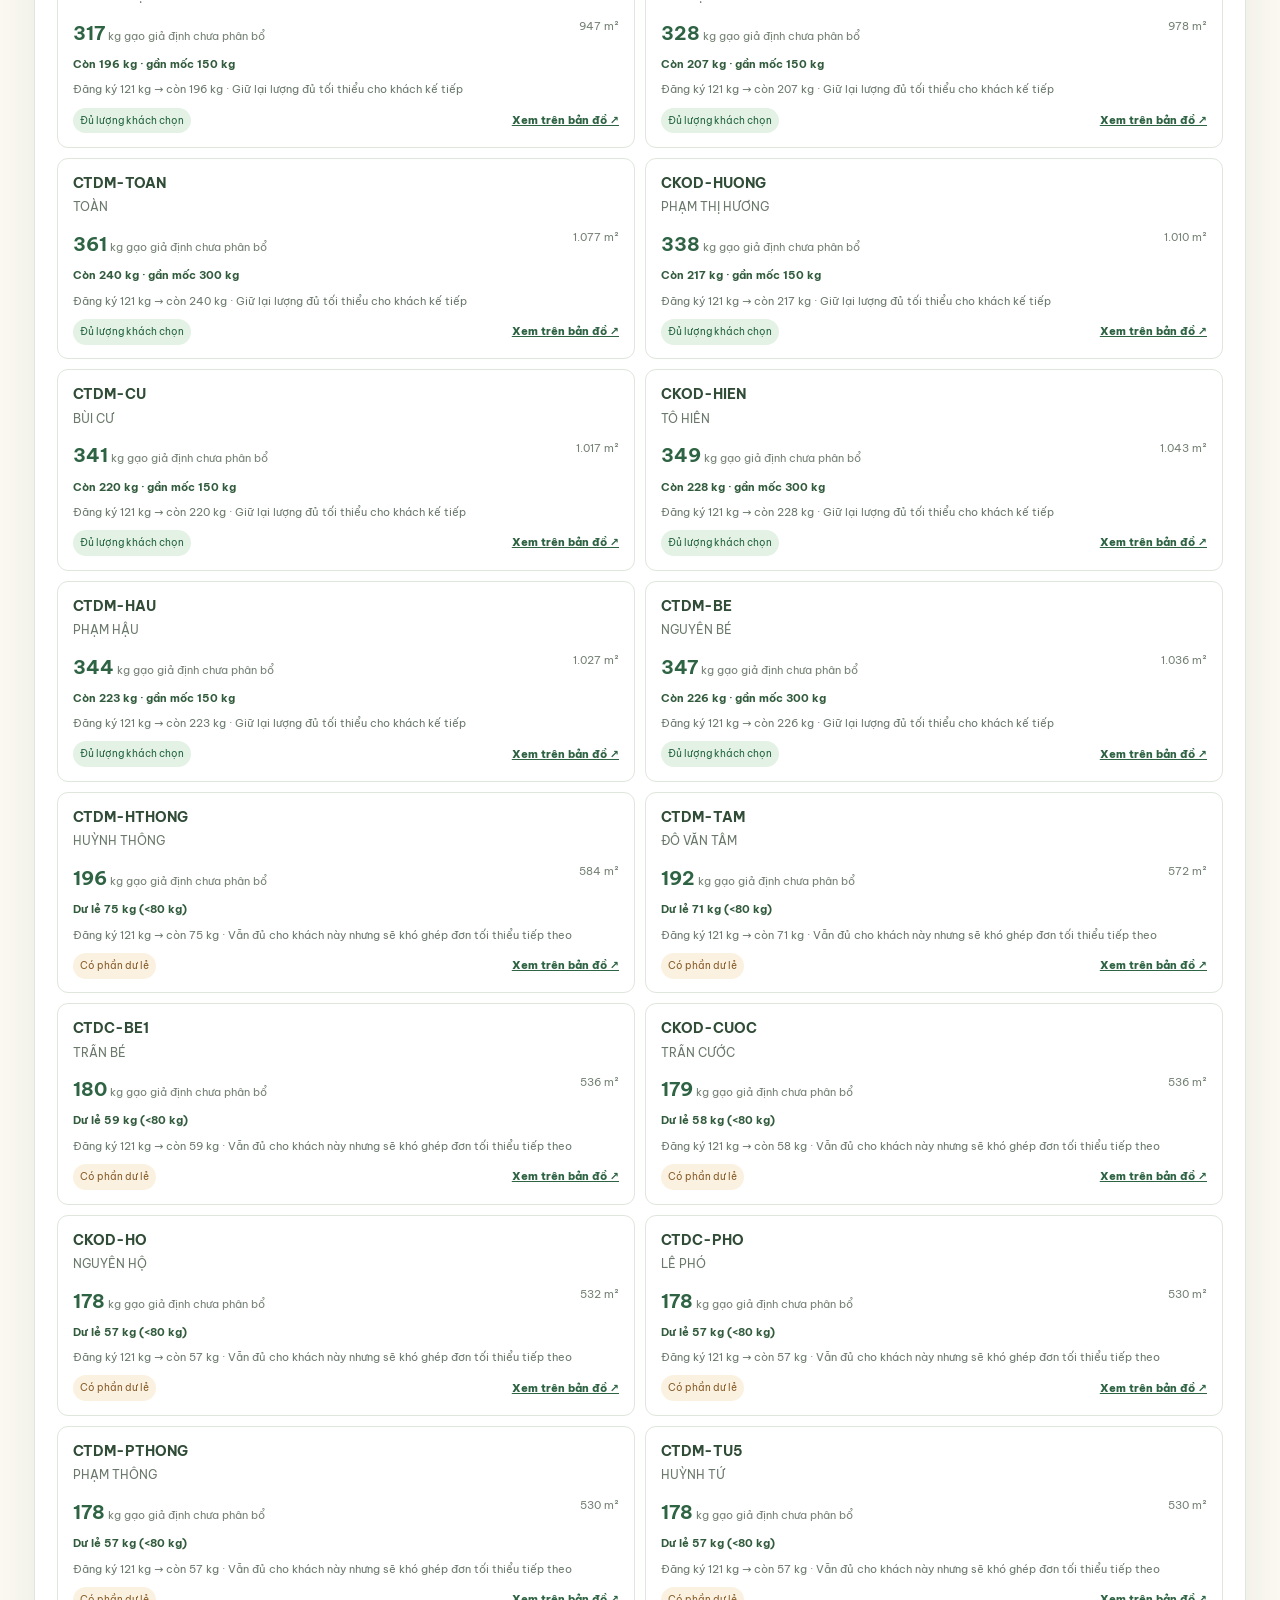
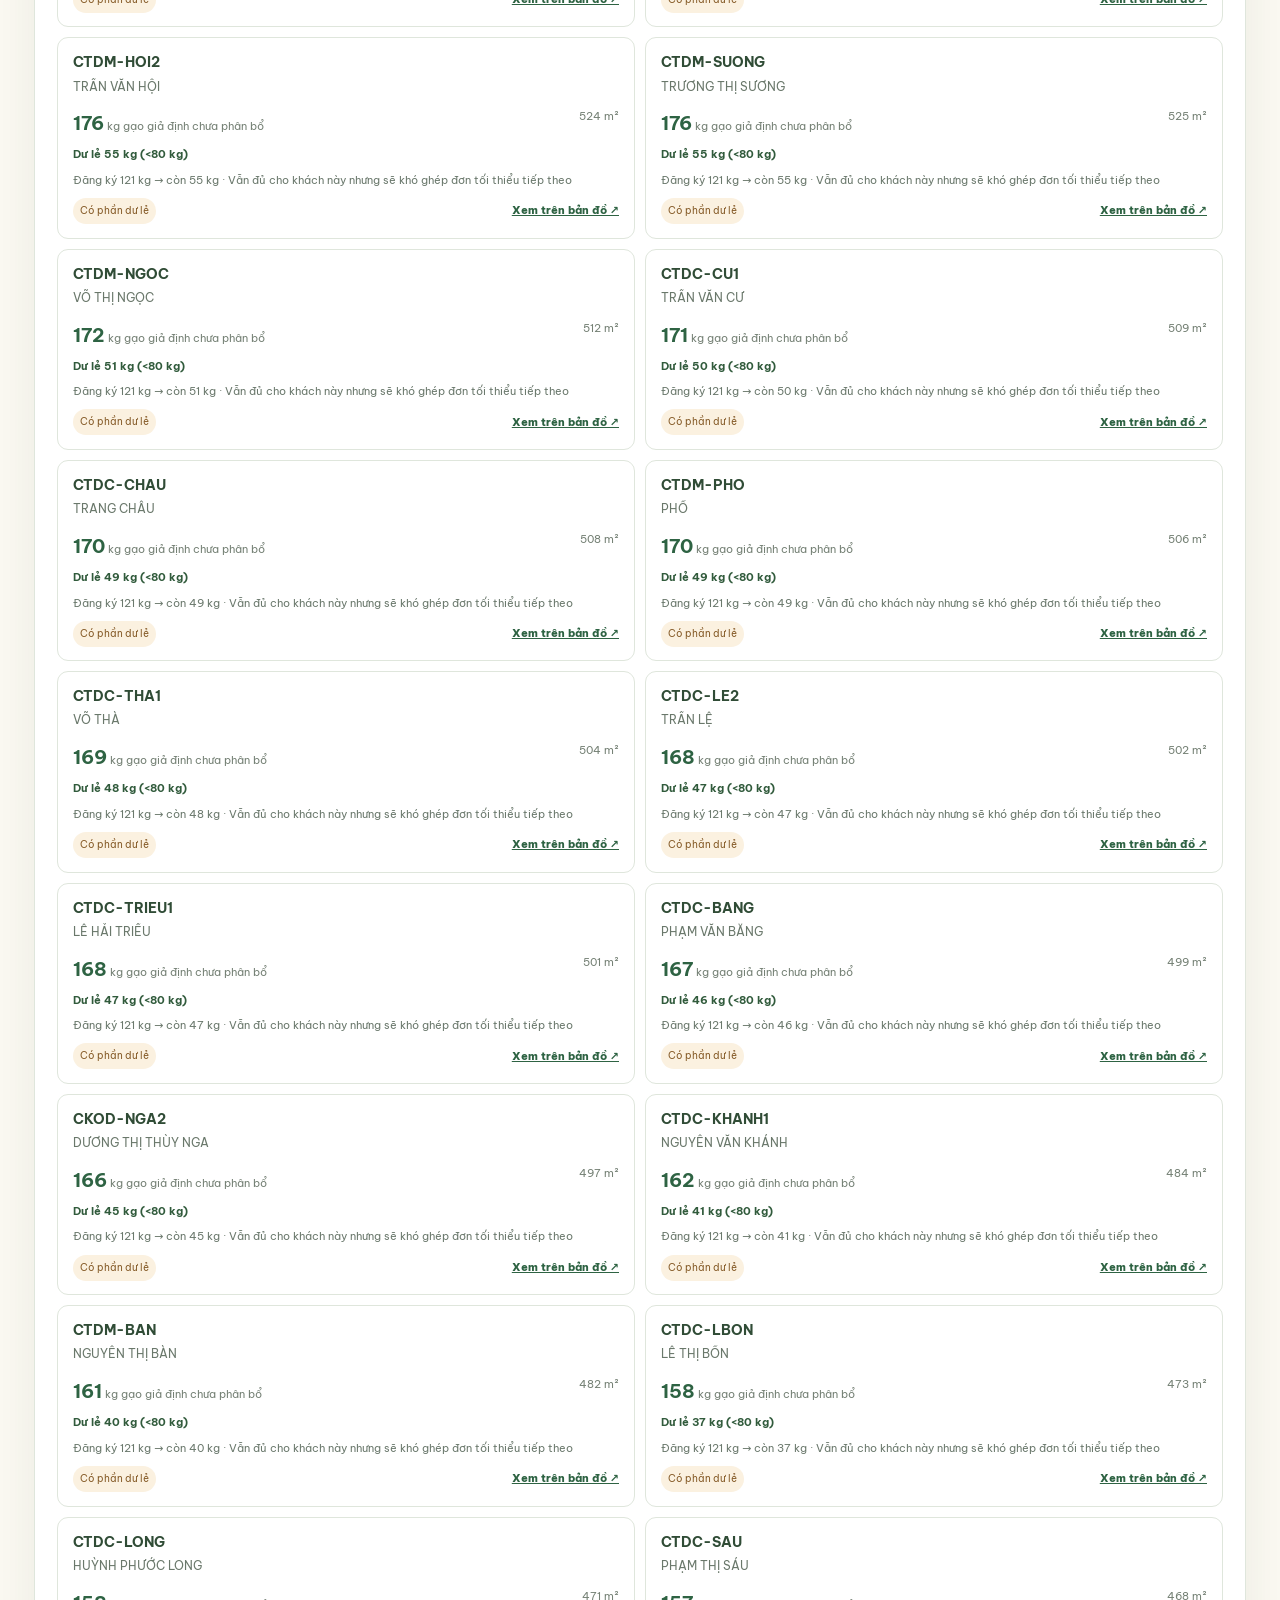
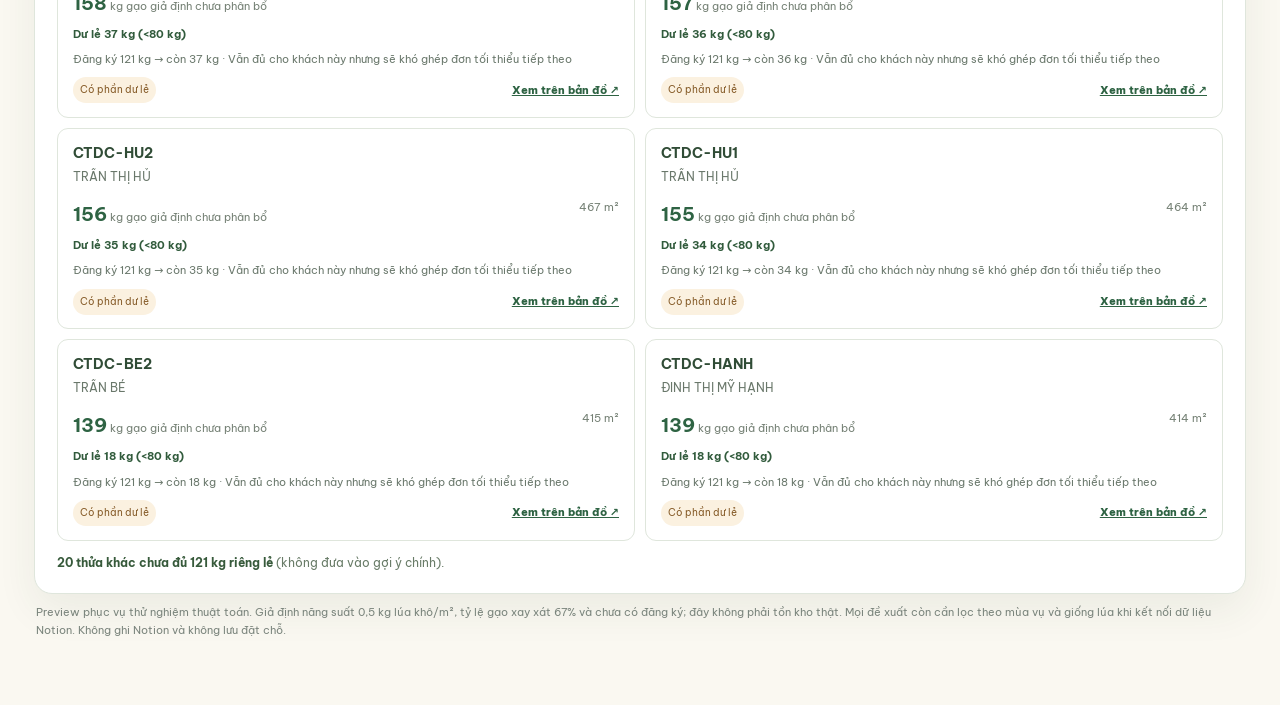
<file: preview-tim-thua-gao.html>
<!doctype html>
<html lang="vi"><head><meta charset="utf-8"><meta name="viewport" content="width=device-width, initial-scale=1">
<meta name="robots" content="noindex,nofollow"><link rel="preconnect" href="https://fonts.googleapis.com/"><link rel="preconnect" href="https://fonts.gstatic.com/" crossorigin><link href="https://fonts.googleapis.com/css2?family=Be+Vietnam+Pro:wght@400;500;600;700&family=Playfair+Display:wght@500;600;700&display=swap" rel="stylesheet"><title>Preview · Tìm thửa ruộng phù hợp | HTX Lúa Di Sản</title>
<style>
:root{--ink:#253529;--muted:#6b786e;--forest:#254e35;--green:#336b48;--light:#eef2e8;--cream:#faf8f1;--gold:#e2bd71;--edge:#dfe6dc;--surface:#fff;--warn:#915d27;--shadow:0 16px 40px rgba(37,65,38,.07)}
*{box-sizing:border-box}html{scroll-behavior:smooth}body{margin:0;background:var(--cream);font-family:"Be Vietnam Pro",system-ui,sans-serif;color:var(--ink);line-height:1.58;-webkit-font-smoothing:antialiased;font-size:14px}button,input,select{font:inherit}button{cursor:pointer}a{color:inherit}button:focus-visible,input:focus-visible,select:focus-visible{outline:3px solid #e6bd73;outline-offset:3px}
.top{background:var(--forest);color:white}.top-inner{max-width:1450px;margin:auto;padding:16px 34px;display:flex;align-items:center;justify-content:space-between;gap:16px}.brand{display:flex;align-items:center;gap:11px;font-weight:750;font-size:17px;letter-spacing:.015em}.logo{height:41px;width:41px;object-fit:contain;flex:none;display:block;border-radius:50%;background:#fff9eb}.brand small{display:block;font-weight:400;font-size:11px;letter-spacing:.08em;color:#d6e2d2;text-transform:uppercase;margin-top:3px}.toplinks{display:flex;align-items:center;gap:24px;font-size:12px}.toplinks a{text-decoration:none;color:#e9eee8}.toplinks span{border:1px solid #7e9b82;padding:7px 10px;border-radius:100px;color:#f2db9d}
main{max-width:1450px;margin:auto;padding:28px 34px 55px}.eyebrow{color:#598565;font-weight:750;font-size:10px;text-transform:uppercase;letter-spacing:.2em}.intro{display:flex;justify-content:space-between;align-items:end;gap:18px;margin-bottom:20px}.intro h1{font-family:"Playfair Display",Georgia,serif;font-weight:500;font-size:clamp(29px,3.5vw,45px);line-height:1.17;margin:9px 0}.intro p{color:var(--muted);max-width:670px;line-height:1.65;margin:0}.demo{background:#f5ead2;border:1px solid #e4cd9b;border-radius:10px;color:#755322;font-size:12px;line-height:1.5;padding:12px 15px;max-width:305px}
.workspace{display:block}.plan-row{display:grid;grid-template-columns:minmax(0,.93fr) minmax(0,1.07fr);gap:18px;align-items:start;margin-bottom:18px;min-width:0}.panel,.map-panel,.results-panel{background:var(--surface);border:1px solid var(--edge);border-radius:18px;box-shadow:var(--shadow)}.panel{padding:22px;min-width:0}.panel h2{font-family:"Playfair Display",Georgia,serif;font-size:23px;font-weight:500;margin:0 0 6px}.desc{font-size:12px;color:var(--muted);line-height:1.55;margin:0 0 18px}.sub{display:block;font-weight:750;color:#344f3d;font-size:12px;margin-bottom:7px}.text-input,.sel,.num{width:100%;border:1px solid #d9e3d8;border-radius:10px;background:#fff;color:var(--ink);padding:12px 13px;min-height:44px}.searchwrap{position:relative}.searchwrap .text-input{padding-right:42px}.clear{position:absolute;right:8px;top:8px;border:0;background:transparent;color:var(--muted);font-size:20px;width:30px;height:30px}.hr{height:1px;background:var(--edge);margin:21px 0}.fieldset{display:grid;grid-template-columns:1fr 1fr;gap:12px}.field{min-width:0;margin:0 0 13px}.period-note{font-size:11px;color:#758378;margin:7px 0}.summary{background:#f0f5eb;border:1px solid #dde8d6;border-radius:13px;padding:16px;margin:6px 0 14px}.summary .label{color:#47634e;font-weight:650;font-size:12px}.summary .big{font-size:39px;font-weight:700;line-height:1.1;letter-spacing:-1.1px;margin:4px 0}.summary .big small{font-size:15px;font-weight:500;letter-spacing:0}.summary .mini{font-size:12px;color:#5d7162;line-height:1.55}.primary{background:var(--forest);color:white;border:0;border-radius:10px;width:100%;font-weight:700;min-height:46px}.primary:hover{background:#376248}.source{font-size:11px;color:#7c857b;line-height:1.65;margin:15px 0 0}.source a{color:#33583e;text-decoration:underline}.check{display:flex;align-items:center;gap:9px;color:#495d4f;font-size:12px}.check input{accent-color:var(--green);width:17px;height:17px}
.right{min-width:0}.map-panel{overflow:hidden}.map-header{padding:19px 23px 13px;display:flex;align-items:center;justify-content:space-between;gap:12px;flex-wrap:wrap}.map-header h2{font-family:"Playfair Display",Georgia,serif;font-size:23px;font-weight:500;margin:0}.map-header p{font-size:12px;color:var(--muted);margin:5px 0 0}.map-tags{display:flex;gap:6px;flex-wrap:wrap}.map-tab{padding:8px 11px;border:1px solid var(--edge);background:#fff;border-radius:9px;font-size:12px;color:#566858}.map-tab.active{background:#e9f1e7;color:#26513a;border-color:#a4c5a9;font-weight:750}.canvas{height:min(54vw,540px);min-height:390px;background:#fbf9f1;position:relative;border-block:1px solid var(--edge);overflow:hidden}
#fieldSvg{width:100%;height:100%;position:absolute;inset:0;display:block}
.lot{stroke:#8fae74;stroke-linejoin:round;cursor:pointer;transition:fill .17s ease,filter .17s ease,opacity .17s ease}
.lot:hover,.lot:focus-visible{fill:#b6d68f!important;filter:brightness(1.045);outline:none}
.lot.selected{fill:#e6cb83!important;stroke:#947d43}
.lot.selected:hover,.lot.selected:focus-visible{fill:#f0d695!important}
.lot.dimmed{opacity:.28}
.map-canal{fill:#cfe9f5;stroke:#8fc3da;pointer-events:none}
.map-road{fill:#efede7;stroke:#c2beb2;pointer-events:none}
.map-name{fill:#1b2a14;font-weight:600;pointer-events:none;user-select:none}
.map-area{fill:#3c4a33;pointer-events:none;user-select:none}
.map-zone{fill:#a8b0a0;font-weight:600;letter-spacing:6px;pointer-events:none;opacity:.8;user-select:none}
@media(prefers-reduced-motion:reduce){.lot{transition:none}}
.canvas-label{position:absolute;top:17px;left:17px;pointer-events:none;font-size:11px;letter-spacing:.09em;text-transform:uppercase;background:#ffffffdd;color:#54715b;border-radius:7px;padding:7px 11px}.compass{position:absolute;right:19px;top:18px;background:white;border:1px solid var(--edge);border-radius:100%;padding:10px;font-size:12px;color:#647a67;pointer-events:none}
.legend{display:flex;gap:13px;padding:14px 23px;flex-wrap:wrap;font-size:11px;color:#617062}.legend span{display:flex;align-items:center;gap:6px}.swatch{width:11px;height:11px;border-radius:3px;display:inline-block}.selection{margin:0 23px 19px;padding:12px 13px;background:#f6f9f4;border:1px solid #dce7db;border-radius:10px;font-size:12px;min-height:54px;line-height:1.55}.selection strong{color:#254e35}
.plot-heading{line-height:1.6;color:#4c6150}
.plot-metrics{display:grid;grid-template-columns:repeat(3,minmax(0,1fr));gap:8px;margin:12px 0}
.plot-metric{border:1px solid #dce6d9;border-radius:9px;padding:10px 8px;background:#fff;min-width:0}
.plot-metric small{display:block;color:#637567;font-size:10px;line-height:1.4;min-height:28px}
.plot-metric b{display:block;font-size:18px;line-height:1.3;color:#37543f;white-space:nowrap}
.plot-metric b em{font-size:11px;font-weight:400;font-style:normal}
.plot-metric.remaining{background:#eef7ed;border-color:#bbd6b9}
.plot-metric.remaining b{color:#25653c}
.plot-balance{height:8px;border-radius:10px;overflow:hidden;background:#d7e0d6;display:flex}
.plot-balance span{background:#5d9869;display:block;height:100%}
.plot-compare{font-size:12px;line-height:1.65;margin-top:10px;border-radius:8px;padding:9px 11px;background:#eaf4e9;color:#28583b}
.plot-compare.short{background:#fbf0de;color:#805827}
.plot-footnote{font-size:10.5px;color:#718076;line-height:1.5;margin-top:9px}
.card-breakdown{font-size:11px;line-height:1.5;color:#6b796d}
.order-panel{border:1px solid #dce6d9;background:#fafcf8;border-radius:12px;padding:12px 12px 10px;margin:0 0 16px}
.order-panel .sub{margin-bottom:8px}.order-hint{font-size:11px;line-height:1.55;color:#516b57;padding:8px 1px 0}.order-hint.warn{color:#92632d}
#customBox{padding-top:10px}#customBox[hidden]{display:none}
.ranking-note{color:#56735c;font-size:11px;margin:0 0 12px}
.card.best{border-color:#9fbea2;background:#fbfdf8}
.card .rank{font-size:11px;font-weight:700;color:#315b3c;margin:8px 0}
.card .status.balanced{background:#e3f2e4;color:#246441}
.card .status.scrap{background:#fbf1e0;color:#865c29}
.card .status.complete{background:#e6f1e2;color:#27613a}
.card .status.ineligible{background:#f3ece4;color:#795e46}
.benefits{border:1px solid #e3d4b1;background:#fffdf7;padding:20px 22px;margin:0;border-radius:18px;box-shadow:var(--shadow);min-width:0}
.benefit-peek{display:none}.benefit-peek-header{display:flex;justify-content:space-between;gap:8px;flex-wrap:wrap;font-size:11px;color:#526a4c;margin:10px 0}.benefit-peek-header span{color:#837657}.benefits-heading h2{font-size:23px;margin:3px 0 5px}.benefits-heading .desc{margin:0 0 12px}
.benefit-highlight{display:flex;justify-content:space-between;align-items:center;gap:9px;border:1px solid #e9d8b6;background:#fff3d9;border-radius:11px;padding:13px 12px}
.benefit-label{font-size:11px;display:block;color:#73572d}.benefit-highlight strong{font-size:26px;color:#583918;display:block;margin:4px 0}.benefit-price{font-size:12px;text-align:right;color:#755632;line-height:1.6}

/* Vé di sản: một hàng bốn vé, số hàng tăng theo mốc 8/12/16. */
.ticket-benefit{margin:15px 0 11px;padding:13px 14px;background:#fffdfa;border:1px solid #eadfc8;border-radius:12px}
.ticket-intro{display:flex;justify-content:space-between;align-items:center;flex-wrap:wrap;gap:5px 12px;color:#654c30;margin-bottom:11px}
.ticket-intro b{font-size:12px;font-weight:700}.ticket-intro span:not(.ticket-intro-icon){font-size:10.5px;color:#8a7c6b}
.ticket-intro-icon{font-size:15px;color:#b48841;margin-right:2px}
.ticket-grid{display:grid;grid-template-columns:repeat(4,minmax(0,1fr));gap:6px 10px;max-width:430px;margin:0 auto}
.ticket-item{display:flex;justify-content:center;align-items:center;color:#a57936;--ticket-fill:#fbebc9;--ticket-stroke:#ba8f4e;min-width:0;position:relative;animation:ticket-reveal .22s ease both}
.ticket-item svg{width:100%;height:auto;max-height:36px;display:block;overflow:visible;filter:drop-shadow(0 2px 2px rgba(108,75,29,.08))}
.ticket-item.ticket-locked{color:#9fa3a0;--ticket-fill:#e9e9e7;--ticket-stroke:#b6b9b5;filter:grayscale(1);opacity:.38;animation:none}
.ticket-progress{font-size:11px;color:#766c5a;line-height:1.55;text-align:center;margin-top:9px}
.ticket-grid-mini{margin:0 auto 13px;max-width:360px;gap:4px 7px}
.ticket-grid-mini .ticket-item svg{max-height:26px}
.peek-hint{font-size:10px;display:block;color:#786747;margin:9px 0 0;text-align:center}
@keyframes ticket-reveal{from{opacity:.6;transform:translateY(3px)}to{opacity:1;transform:translateY(0)}}
@media(prefers-reduced-motion:reduce){.ticket-item{animation:none}}
.benefit-meter{height:6px;background:#e8e9e0;border-radius:10px;overflow:hidden;margin:11px 1px}.benefit-meter span{display:block;height:100%;background:#9f854a;transition:width .25s}
.benefit-checks{font-size:11px;color:#47654d;line-height:1.65;margin:11px 0}.festival-title{font-size:12px;font-weight:700;margin:13px 0 9px;color:#58472d}
.festival-title small{display:block;font-weight:400;color:#8c8170;font-size:10px;line-height:1.5}
.festival-grid{display:grid;grid-template-columns:repeat(4,minmax(0,1fr));gap:10px;align-items:start}
.festival{display:flex;flex-direction:column;align-items:center;gap:5px;text-decoration:none;color:#554f41;font-size:11px;line-height:1.35;text-align:center;min-width:0}
.festival-seal{width:clamp(48px,5.4vw,72px);height:clamp(48px,5.4vw,72px);border-radius:50%;border:1.5px solid #c6b58f;background:#fff5dd;color:#77492d;--icon-accent:#e8b47e;display:grid;place-items:center;box-shadow:0 0 0 4px rgba(215,189,121,.14),0 5px 18px rgba(135,107,58,.09);transition:transform .22s ease,box-shadow .22s ease,background .22s ease}
.festival-seal svg{width:54%;height:54%;display:block}
.festival.event-active .festival-seal{border-color:#ba8c3d;background:#fff0c5;box-shadow:0 0 0 5px rgba(213,169,74,.19),0 0 23px rgba(217,176,90,.38)}
.festival.event-locked .festival-seal{filter:grayscale(1);opacity:.5;background:#e5e6e3;border-color:#bfc1bd;box-shadow:none;color:#8a8c89;--icon-accent:#bbbdbb}
.festival.event-locked:hover .festival-seal,.festival.event-locked:focus-visible .festival-seal{filter:grayscale(1);opacity:.7;background:#dcdedb;border-color:#adb0aa;box-shadow:none}
.festival.event-active:hover .festival-seal,.festival.event-active:focus-visible .festival-seal{transform:translateY(-2px) scale(1.03);background:#fff0c3;box-shadow:0 0 0 6px rgba(218,176,79,.25),0 4px 24px rgba(185,132,51,.35)}
.festival:focus-visible{outline:2px solid #406345;outline-offset:5px;border-radius:9px}
.festival strong{font-weight:600;font-size:11px;line-height:1.35}
.festival small{font-size:10px;color:#847965;line-height:1.4}
.festival-visit{font-size:10px;color:#795b34;text-decoration:underline;text-underline-offset:2px}
@media(prefers-reduced-motion:reduce){.festival-seal{transition:none}.festival.event-active:hover .festival-seal,.festival.event-active:focus-visible .festival-seal{transform:none}}
.upgrades{margin-top:15px;display:grid;grid-template-columns:repeat(2,minmax(0,1fr));gap:10px}.upgrades h3{grid-column:1/-1}.upgrades .upgrade-card{margin:0}.upgrades h3{font-size:12px;margin:0 0 8px;color:#475d4b}.upgrade-card{border:1px solid #d8e4d6;border-radius:10px;background:#f7fbf5;padding:11px;margin-bottom:8px}
.upgrade-card b{display:block;font-size:13px;color:#36523e}.upgrade-card small{font-size:11px;color:#708170;line-height:1.5;display:block;margin:5px 0}
.upgrade-card button{background:#2b5638;color:white;border:0;border-radius:8px;padding:9px 12px;font-size:12px;font-weight:700;width:100%;margin-top:5px}
.benefit-disclaimer{font-size:10px;line-height:1.65;color:#8d8170;margin:11px 0 0}
.results-panel{margin-top:17px;padding:21px 22px}.result-head{display:flex;justify-content:space-between;align-items:start;gap:12px;flex-wrap:wrap}.result-head h2{font-family:"Playfair Display",Georgia,serif;font-weight:500;font-size:23px;margin:0}.result-head p{color:var(--muted);font-size:12px;line-height:1.5;margin:5px 0 15px}.stat{font-size:12px;color:#49664f;background:#eef5e9;padding:8px 10px;border-radius:8px}.cards{display:grid;grid-template-columns:repeat(2,minmax(0,1fr));gap:10px}.card{border:1px solid var(--edge);border-radius:11px;padding:13px 15px;background:#fff;transition:border-color .15s}.card:hover{border-color:#85ae8c}.card h3{font-size:14px;margin:0 0 4px;color:#304c36}.card .farmer{font-size:12px;color:#6a786b;white-space:nowrap;overflow:hidden;text-overflow:ellipsis}.card .numbers{display:flex;justify-content:space-between;gap:5px;margin:12px 0 8px}.card .numbers b{font-size:19px;color:#2e6343}.card .numbers span{font-size:11px;color:#758175}.card footer{display:flex;gap:10px;justify-content:space-between;align-items:center;margin-top:9px}.status{font-size:10px;background:#eaf3e8;color:#35704a;border-radius:100px;padding:5px 7px}.status.partial{background:#fbf2e4;color:#94622d}.show{font-size:11px;border:0;background:none;color:#2e6343;text-decoration:underline;font-weight:750;padding:5px 0}.foot-note{font-size:11px;line-height:1.6;color:#7b857d;padding:10px 2px}.empty{padding:23px;border:1px dashed #d5ded2;color:#697968;text-align:center;border-radius:11px;grid-column:1/-1;font-size:12px;line-height:1.6}#combine{font-size:12px;color:#697c68;padding:12px 0 0;line-height:1.65}#combine strong{color:#375a3b}
@media(max-width:940px){.benefit-peek{display:block}.benefit-peek .festival-seal{width:46px;height:46px}.benefit-peek .festival strong{font-size:10px}.benefit-peek .festival small,.benefit-peek .festival-visit{display:none}.plan-row{grid-template-columns:1fr;gap:12px}.panel{display:block}.canvas{height:530px}.benefits{padding:18px}}@media(max-width:600px){.top-inner{padding:13px 17px}.toplinks{gap:8px}.toplinks a{display:none}.toplinks span{font-size:10px}.brand{font-size:13px}.brand .logo{width:34px;height:34px;font-size:18px}main{padding:21px 12px 35px}.intro{display:block}.intro h1{font-size:31px}.demo{margin-top:17px;max-width:unset}.panel{display:block;padding:17px}.fieldset{gap:10px}.map-header,.results-panel{padding:17px}.map-header h2,.results-panel h2{font-size:20px}.canvas{height:390px;min-height:320px}.benefits{padding:16px}.festival-grid{gap:7px}.festival-seal{width:54px;height:54px}.upgrades{grid-template-columns:1fr}.selection{margin:0 13px 15px}.legend{padding:12px 14px}.cards{grid-template-columns:1fr}.summary .big{font-size:36px}}

/* 2026-10-21 — compact support illustration: small 4-column tickets, authentic field icons */
.benefits{padding:15px 17px}
.benefits-heading h2{font-size:21px;margin-bottom:3px}
.benefits-heading .desc{font-size:11px;margin-bottom:8px;line-height:1.4}
.benefit-highlight{padding:9px 11px}
.benefit-highlight strong{font-size:22px;margin:1px 0}
.benefit-meter{margin:7px 1px;height:4px}
.benefit-checks{font-size:10.5px;margin:7px 0;line-height:1.45}
.ticket-benefit{display:grid;grid-template-columns:minmax(0,1fr) 136px;align-items:center;gap:3px 10px;background:#fcfaf5;border:1px solid #eee3d1;padding:7px 10px;border-radius:9px;margin:8px 0 9px}
.ticket-intro{display:flex;align-items:flex-start;flex-direction:column;gap:2px;margin:0;min-width:0}
.ticket-intro b{font-size:11px;line-height:1.45}
.ticket-intro span:not(.ticket-intro-icon){font-size:9px;color:#7e776a}
.ticket-intro-icon{font-size:12px}
.ticket-grid{grid-row:1 / span 2;grid-column:2;grid-template-columns:repeat(4,30px);width:max-content;max-width:100%;gap:2px 4px;margin:0;align-self:center;justify-self:end}
.ticket-item{animation:none}
.ticket-item svg{width:30px;height:13px;max-height:13px;filter:none}
.ticket-progress{grid-column:1;grid-row:2;font-size:9.5px;line-height:1.4;margin:0;text-align:left;color:#817868}
.festival-title{font-size:11.5px;margin:9px 0 7px}
.festival-title small{font-size:9.5px}
.festival-grid{gap:5px}
.festival{gap:3px}
.festival-seal{width:48px;height:48px;min-width:48px;border-width:1.5px}
.festival-seal svg{width:31px;height:31px;display:block;overflow:visible;color:#82432e}
.festival.event-active .festival-seal{background:#fae9dc;border-color:#c79760;--icon-accent:#e8b47e;box-shadow:0 0 0 3px rgba(214,171,107,.12),0 1px 10px rgba(195,144,84,.22)}
.festival.event-locked .festival-seal{background:#e9e9e7;border-color:#b5b5b3;--icon-accent:#bdbdbd;color:#777;opacity:.68;filter:grayscale(1);box-shadow:none}
.festival.event-locked .festival-seal svg{color:#777}
.festival.event-locked:hover .festival-seal,.festival.event-locked:focus-visible .festival-seal{background:#e9e9e7;filter:grayscale(1);box-shadow:none}
.festival strong{font-size:10.5px}
.festival small{font-size:9.5px}
.festival-visit{font-size:9.5px}
.upgrades{gap:7px;margin-top:9px}
.upgrade-card{padding:8px 9px}
.upgrade-card b{font-size:12px}
.upgrade-card small{font-size:10px;margin:3px 0}
.upgrade-card button{padding:8px;margin-top:4px}
.benefit-disclaimer{font-size:9px;line-height:1.5;margin-top:7px}
.benefit-peek .ticket-grid-mini{grid-template-columns:repeat(4,24px);gap:2px 3px;width:max-content;margin:5px auto}
.benefit-peek .ticket-grid-mini .ticket-item svg{width:24px;height:10px;max-height:10px}
@media(max-width:940px){
 .benefit-peek{display:block;margin-top:6px;border-top:1px solid #dfebdc;padding-top:7px}
 .benefit-peek .festival-seal{width:42px;height:42px;min-width:42px}
 .benefit-peek .festival-seal svg{width:27px;height:27px}
 .benefit-peek-header{margin:4px 0 5px}
 .benefits .ticket-benefit,.benefits .festival-title,.benefits #festivalGrid{display:none}
}
@media(max-width:600px){
 .benefits{padding:13px}
 .benefit-peek .festival{gap:3px}
 .benefit-peek .festival-grid{gap:4px}
}

/* 2026-10-21 · Final tidy: ticket icons grouped beside label, not against right edge */
.ticket-benefit{display:inline-flex;align-items:center;justify-content:flex-start;gap:13px;width:auto;max-width:100%;padding:8px 11px;margin:9px 0;border:1px solid #ece1ce;background:#fcfaf6;border-radius:9px;vertical-align:middle}
.ticket-benefit .ticket-intro{display:flex;align-items:center;white-space:nowrap;min-width:0}
.ticket-benefit .ticket-intro b{font-size:11px;font-weight:600}
.ticket-benefit .ticket-grid{display:grid;grid-template-columns:repeat(4,26px);gap:2px 4px;width:max-content;min-width:0;max-width:100%;margin:0;align-self:center;justify-self:auto;flex:none}
.ticket-benefit .ticket-item svg{width:26px;height:12px;max-height:12px}
.ticket-benefit .ticket-progress{display:none}
.ticket-benefit #ticketRowsNote{display:none}
.benefits .benefit-highlight{margin-bottom:7px}
.festival-title{margin-top:7px}
.order-hint.warn{color:#9c5c19;background:#fff6e9;border-left:3px solid #d9a763;padding:7px 9px;border-radius:5px;margin-top:8px}
@media(max-width:940px){.ticket-benefit{display:none}}

/* 2026-10-21 · Layout rebalancing: plot search above, consumption and benefits balanced below. */
.workspace{display:block}
.search-toolbar{background:#fff;border:1px solid var(--edge);border-radius:15px;box-shadow:var(--shadow);padding:13px 18px;margin-bottom:16px;display:grid;grid-template-columns:minmax(158px,.58fr) minmax(260px,1.6fr) minmax(220px,.95fr);gap:16px;align-items:end}
.search-toolbar-title{align-self:center;display:flex;flex-direction:column;gap:4px;min-width:0}
.search-toolbar-title strong{font-family:"Playfair Display",Georgia,serif;font-size:19px;font-weight:600;color:#304d37}
.search-toolbar-title span{font-size:10.5px;color:#738274;line-height:1.4}
.search-toolbar .field{margin:0}.search-toolbar .sub{font-size:11px;margin-bottom:6px}
.search-toolbar .sel,.search-toolbar .text-input{min-height:42px;padding:10px 12px;font-size:12.5px}
.plan-row{grid-template-columns:minmax(0,1fr) minmax(0,1fr);gap:16px;align-items:stretch;margin-bottom:17px}
.plan-row>.panel,.plan-row>.benefits{height:100%;box-sizing:border-box}
.plan-row>.panel{display:flex;flex-direction:column;padding:20px 22px}
.panel-kicker{color:#63866b;font-size:10px;letter-spacing:.12em;font-weight:700;text-transform:uppercase;margin-bottom:7px}
.plan-row>.panel h2{font-size:22px}
.plan-row>.panel .desc{font-size:11px;margin-bottom:15px}
.plan-row>.panel .fieldset .field{margin-bottom:12px}
.plan-row>.panel .fieldset .sub{font-size:11.5px}
.plan-row>.panel .summary{margin:6px 0 11px}
.plan-row>.panel .summary .big{font-size:34px}
.plan-row>.panel .source{font-size:10px;line-height:1.55;margin:11px 0 0}
.plan-row>.panel .order-panel{margin-bottom:13px;padding:11px}
.plan-row>.panel .primary{margin-top:0}
.plan-row>.benefits{display:flex;flex-direction:column;padding:19px 21px}
.plan-row>.benefits #upgradeOptions{margin-top:10px}
.plan-row>.benefits .benefit-disclaimer{margin-top:auto;padding-top:10px}
.plan-row>.benefits .upgrades{grid-template-columns:repeat(3,minmax(0,1fr));gap:7px}
.plan-row>.benefits .upgrade-card{min-width:0;display:flex;flex-direction:column;padding:10px 8px;border-radius:9px}
.plan-row>.benefits .upgrade-card b{font-size:11px;line-height:1.4}
.plan-row>.benefits .upgrade-card small{font-size:9.5px;line-height:1.45;margin:6px 0 8px}
.plan-row>.benefits .upgrade-card button{margin-top:auto;font-size:11px;line-height:1.35;min-height:35px;padding:8px 6px}
.plan-row>.benefits .upgrades>h3{font-size:11.5px;grid-column:1/-1;margin-bottom:0}
@media(max-width:1080px){
 .search-toolbar{grid-template-columns:minmax(140px,.45fr) minmax(240px,1.45fr) minmax(190px,.9fr);gap:11px}
 .plan-row>.benefits .upgrades{grid-template-columns:repeat(2,minmax(0,1fr))}
 .plan-row>.benefits .upgrade-card:last-child:nth-child(4){grid-column:1/-1}
}
@media(max-width:940px){
 .search-toolbar{grid-template-columns:minmax(0,1fr) minmax(170px,.7fr);padding:12px 16px;gap:9px 12px}
 .search-toolbar-title{grid-column:1/-1}
 .search-toolbar .field{width:100%}
 .plan-row{grid-template-columns:1fr;gap:12px;align-items:start}
 .plan-row>.panel,.plan-row>.benefits{height:auto}
 .plan-row>.benefits .upgrades{grid-template-columns:repeat(3,minmax(0,1fr))}
 .plan-row>.benefits .upgrade-card:last-child:nth-child(4){grid-column:auto}
}
@media(max-width:650px){
 .search-toolbar{grid-template-columns:1fr;padding:13px;gap:10px}
 .search-toolbar-title{grid-column:1}
 .search-toolbar-title strong{font-size:18px}
 .plan-row>.panel{padding:17px}
 .plan-row>.benefits{padding:15px}
 .plan-row>.benefits .upgrades{grid-template-columns:1fr 1fr}
 .plan-row>.benefits .upgrade-card:last-child:nth-child(4){grid-column:1/-1}
 .plan-row>.panel .summary .big{font-size:34px}
}
@media(max-width:380px){
 .plan-row>.benefits .upgrades{grid-template-columns:1fr}
 .plan-row>.benefits .upgrade-card:last-child:nth-child(4){grid-column:auto}
}
</style></head><body>
<header class="top"><div class="top-inner"><div class="brand"><img class="logo" src="img/logo.png" width="41" height="41" alt="Logo HTX Lúa Di Sản Hội An"><span>HTX LÚA DI SẢN<small>Hội An · Bản đồ canh tác</small></span></div><div class="toplinks"><a href="https://hoianheritagerice.github.io/htx-lua-di-san/index.html">Website chính ↗</a><span>● Bản thử nghiệm · Chưa sử dụng dữ liệu tồn thật</span></div></div></header>
<main><div class="intro"><div><div class="eyebrow">Từ thửa ruộng đến bữa cơm</div><h1>Tìm thửa ruộng dành cho gia đình bạn</h1><p>Tìm theo tên nông dân hoặc mã thửa; nhập thói quen ăn cơm để ước tính lượng gạo cần trong năm và xem các thửa có quy mô phù hợp.</p></div><div class="demo"><strong>CHẾ ĐỘ MINH HỌA</strong><div>Hình dạng và tên thửa từ bản đồ HTX. Sản lượng gạo là <strong>ước tính mô phỏng</strong>; chưa có số đăng ký thật. Preview <strong>tạm giả định chưa ai đặt</strong> để minh họa cách ưu tiên phân bổ, không phải số lượng còn trống thực tế.</div></div></div>
<div class="workspace">
<section class="search-toolbar" aria-label="Tìm kiếm thửa ruộng">
 <div class="search-toolbar-title"><strong>Tìm thửa ruộng</strong><span>Theo mã hoặc tên nông dân</span></div>
 <div class="field search-toolbar-query"><label class="sub" for="query">Mã thửa / tên nông dân</label><div class="searchwrap"><input class="text-input" type="search" id="query" placeholder="Nhập mã thửa hoặc tên nông dân…" autocomplete="off"><button id="clear" class="clear" aria-label="Xóa tìm kiếm">×</button></div></div>
 <div class="field search-toolbar-field"><label class="sub" for="fieldFilter">Cánh đồng</label><select class="sel" id="fieldFilter"><option value="all">Tất cả cánh đồng</option><option value="CKOD">Ông Đảng – Cẩm Kim</option><option value="CTDC">Đồng Cao – Cẩm Thanh</option><option value="CTDM">Đồng Mẫu – Cẩm Thanh</option></select></div>
</section>
<div class="plan-row"><aside class="panel"><div class="panel-kicker">01 · Ước tính nhu cầu</div><h2>Gia đình bạn ăn bao nhiêu gạo?</h2><p class="desc">Nhập thói quen ăn cơm để tính lượng gạo cần sử dụng.</p>
<div class="fieldset"><div class="field"><label class="sub" for="people">Số người ăn</label><input class="num" id="people" type="number" min="1" max="100" step="1" value="2"></div><div class="field"><label class="sub" for="meals">Bữa cơm/ngày</label><select class="sel" id="meals"><option value="1">1 bữa</option><option value="2" selected>2 bữa</option><option value="3">3 bữa</option></select></div></div>
<div class="fieldset"><div class="field"><label class="sub" for="portion">Gạo khô/người/bữa</label><select class="sel" id="portion"><option value="50">50 g · ít</option><option value="65">65 g · vừa</option><option value="75" selected>75 g · tham khảo</option><option value="100">100 g · nhiều</option></select></div><div class="field"><label class="sub" for="months">Thời gian dự kiến</label><select class="sel" id="months"><option value="1">1 tháng</option><option value="3">3 tháng</option><option value="6">6 tháng</option><option value="12" selected>12 tháng</option></select></div></div>
<div class="field"><label class="check"><input id="reserve" type="checkbox" checked> Cộng 10% dự phòng cho nhu cầu đặt gạo</label></div>
<div class="summary" aria-live="polite"><div class="label" id="summaryLabel">Nhu cầu gạo cho 12 tháng (có dự phòng)</div><div class="big" id="total">120,5 <small>kg</small></div><div class="mini" id="breakdown">~9,1 kg/tháng · 109,5 kg/năm trước dự phòng</div></div>
<div class="order-panel"><label class="sub" for="orderChoice">Lượng khách muốn đăng ký</label>
<select class="sel" id="orderChoice"><option value="needs">Theo nhu cầu thực tế (làm tròn lên)</option><option value="80">Gói 80 kg</option><option value="150">Gói 150 kg</option><option value="300">Gói 300 kg</option><option value="custom">Tự nhập số kg</option></select>
<div id="customBox" hidden><label class="sub" for="customKg">Số kg muốn đăng ký</label><input class="num" type="number" min="1" max="100000" step="1" value="150" id="customKg"></div>
<div id="orderHint" class="order-hint" aria-live="polite"></div><div class="benefit-peek"><div class="benefit-peek-header"><strong id="benefitQuickTickets"></strong><span>Quyền lợi theo gói đã chọn</span></div>
 <div class="ticket-grid ticket-grid-mini" id="ticketQuickGrid" role="img" aria-label="Số vé sự kiện minh họa"></div>
 <div class="festival-grid" id="festivalQuick"></div>
 <small class="peek-hint">Xem các sự kiện ↗</small>
 </div>
</div>

<button class="primary" id="calculate">Tìm thửa ruộng phù hợp →</button>
<p class="source">* Khẩu phần tham khảo: <a target="_blank" rel="noopener" href="https://www.worcsacute.nhs.uk/leaflets/paediatric-diabetes-carbohydrate-counting-reference-tables/">NHS (75 g gạo chưa nấu)</a>. Tỷ lệ xay xát dùng để mô phỏng: <a target="_blank" rel="noopener" href="https://www.fao.org/4/x5427e/x5427e0h.htm">FAO (~67%)</a>. Không phải lời khuyên dinh dưỡng.</p>
</aside>
<section class="benefits" aria-label="Quyền lợi theo sản lượng gạo">
 <div class="benefits-heading"><span class="eyebrow">02 · Đồng hành cùng di sản</span><h2>Quyền lợi dành cho bạn</h2><p id="benefitNote" class="desc"></p></div>
 <div class="benefit-highlight"><div><span class="benefit-label" id="benefitTier">Người Gieo Mầm Di Sản</span><strong id="benefitTickets">8 vé/năm</strong></div><div class="benefit-price" id="benefitPrice"></div></div>
 <div class="ticket-benefit" aria-label="Minh họa số vé sự kiện tối đa trong năm">
   <div class="ticket-intro"><b><span class="ticket-intro-icon" aria-hidden="true">✦</span> Vé mùa vụ</b></div>
   <div class="ticket-grid" id="ticketGrid" role="img" aria-label="Minh họa 8 vé sự kiện trên 2 hàng"></div>
 </div>
 <div class="benefit-meter" aria-hidden="true"><span id="benefitMeter"></span></div>
 <div class="benefit-checks" id="benefitPerks"></div>
 <div class="festival-title">Bốn lễ hội di sản <small>Chạm huy hiệu để xem timeline</small></div>
 <div class="festival-grid" id="festivalGrid"></div>
 <div id="upgradeOptions" class="upgrades"></div>
 <p class="benefit-disclaimer">Hình chiếc vé mô tả <strong>quyền lợi tối đa</strong> theo gói 80/150/300 kg/năm, không phải vé đã phát hành. Số vé được sử dụng trong cả năm, chưa chia cho từng lễ hội. Lịch và điều kiện tham gia thực tế do HTX xác nhận. Giá chưa gồm VAT.</p>
</section>
</div>
<div class="right"><section class="map-panel"><div class="map-header"><div><h2>Sơ đồ thửa ruộng</h2><p>82 thửa · 3 cánh đồng · Chạm vào một thửa để xem thông tin</p></div><div class="map-tags"><button class="map-tab active" data-field="CKOD">Ông Đảng</button><button class="map-tab" data-field="CTDC">Đồng Cao</button><button class="map-tab" data-field="CTDM">Đồng Mẫu</button></div></div>
<div class="canvas"><div class="canvas-label" id="mapName">ÔNG ĐẢNG · CẨM KIM</div><div class="compass">N ↑</div><svg id="fieldSvg" role="img" aria-label="Sơ đồ thửa ruộng, bấm từng thửa để xem"></svg></div><div class="legend"><span><i class="swatch" style="background:#9ccc65"></i> Đủ lượng đăng ký (giả định)</span><span><i class="swatch" style="background:#cfe3b6"></i> Không đủ riêng lẻ</span><span><i class="swatch" style="background:#e6cb83"></i> Đang chọn</span><span style="margin-left:auto">Đây là sơ đồ thửa, không phải bản đồ GPS</span></div><div class="selection" id="selectedInfo">Hãy chọn một thửa. Bản thử nghiệm giả định chưa có đăng ký nào; khi dữ liệu Notion được kết nối, hệ thống mới có thể tính lượng còn trống thực tế.</div></section>
<section class="results-panel" id="recommend"><div class="result-head"><div><h2>Gợi ý thửa ruộng</h2><p>Tất cả thửa đủ lượng khách chọn đều được liệt kê. Thứ tự ưu tiên dựa trên lượng còn lại gần 80 / 150 / 300 kg, hoặc có thể nhận gần trọn thửa; các thửa để lại phần lẻ dưới 80 kg xếp sau.</p></div><span class="stat" id="count">Đang tính toán…</span></div><div class="cards" id="cards"></div><div id="combine"></div></section>
<div class="foot-note">Preview phục vụ thử nghiệm thuật toán. Giả định năng suất 0,5 kg lúa khô/m², tỷ lệ gạo xay xát 67% và chưa có đăng ký; đây không phải tồn kho thật. Mọi đề xuất còn cần lọc theo mùa vụ và giống lúa khi kết nối dữ liệu Notion. Không ghi Notion và không lưu đặt chỗ.</div></div></div></main>
<script>const FIELDS={"CKOD":{"name":"Ông Đảng — Cẩm Kim","viewW":5726.6,"viewH":4686.4,"viewX0":60,"viewY0":-684,"plots":[{"farmer":"NGUYỄN HỘ","symbol":"","area":"532.2","code":"HO","points":[[249.7,2721.6],[589.8,2770.5],[451.6,3293.1],[120,3250.6]],"cx":352.8,"cy":3007.6,"nl":["NGUYỄN HỘ"]},{"farmer":"TRẦN CƯỚC","symbol":"","area":"535.5","code":"CUOC","points":[[589.8,2770.5],[451.6,3293.1],[887.6,3348.9],[1003.7,2829.9]],"cx":732.2,"cy":3062.6,"nl":["TRẦN CƯỚC"]},{"farmer":"TÔ VĂN HƯNG","symbol":"","area":"695.9","code":"HUNG","points":[[887.6,3348.9],[1293.2,3400.9],[1396.3,2762.7],[1031.2,2708.7]],"cx":1150.7,"cy":3060.7,"nl":["TÔ VĂN HƯNG"]},{"farmer":"TRẦN THỊ HẢI","symbol":"","area":"675.2","code":"HAI","points":[[1396.3,2762.7],[1847.3,2829.4],[1742.3,3255.6],[1486,3425.6],[1293.2,3400.9]],"cx":1551.7,"cy":3082.2,"nl":["TRẦN THỊ HẢI","(NGUYỄN SÔ)"]},{"farmer":"NGUYỄN THỊ SÁU","symbol":"","area":"612.8","code":"SAU","points":[[1742.3,3255.6],[1967.4,2371.2],[2221.8,2405.3],[2039.6,3324.8]],"cx":1990.4,"cy":2852.6,"rot":-79,"nl":["NGUYỄN THỊ SÁU","(TRẦN ĐÌNH CHÍNH)"]},{"farmer":"PHẠM THỊ HƯƠNG","symbol":"","area":"1009.7","code":"HUONG","points":[[2039.6,3324.8],[2456.3,3421.9],[2630.1,2460],[2221.8,2405.3]],"cx":2337.8,"cy":2906.3,"nl":["PHẠM THỊ HƯƠNG"],"rot":-80},{"farmer":"DƯƠNG THỊ THÙY NGA","symbol":"2/2","area":"496.7","code":"NGA2","points":[[2773,3304.7],[3060.5,3322],[3194.3,2535.7],[2905.4,2497]],"cx":2982.8,"cy":2913.7,"rot":-81,"nl":["DƯƠNG THỊ THÙY NGA 2/2","(HUỲNH KIM LONG)"]},{"farmer":"TÔ HIÊN","symbol":"","area":"1043.1","code":"HIEN","points":[[3218.2,2395.3],[3023.4,3548.4],[3503.4,3590.9],[3658.7,2443.9]],"cx":3349.4,"cy":3002.5,"nl":["TÔ HIÊN","(TÔ THỊ ANH)"],"rot":-80},{"farmer":"ĐỖ HỮU THÁI","symbol":"","area":"603.7","code":"THAI","points":[[2630.1,2460],[2905.4,2497],[2773,3304.7],[2477.5,3304.7]],"cx":2694.8,"cy":2894.8,"rot":-80,"nl":["ĐỖ HỮU THÁI"]},{"farmer":"DƯƠNG THỊ THÙY NGA","symbol":"1/2","area":"947.1","code":"NGA1","points":[[5044.1,3348.8],[4464.8,3297.6],[4514.5,2603.8],[5101.6,2754.3]],"cx":4774.1,"cy":2998.4,"nl":["DƯƠNG THỊ THÙY NGA 1/2","(HUỲNH KIM LONG)"],"rot":-86},{"farmer":"NGUYỄN THỊ HÀ","symbol":"","area":"1196.9","code":"HA","points":[[4464.8,3297.6],[4464.8,3393.8],[4247.4,3393.8],[4199.2,3552.1],[3947.6,3491.6],[4023.8,2477.9],[4514.5,2603.8]],"cx":4221.6,"cy":3005,"nl":["NGUYỄN THỊ HÀ","(TRẦN SỞ)"],"rot":-86},{"farmer":"NGUYỄN MẠNH THẤN","symbol":"","area":"780.5","code":"THAN","points":[[5533.4,3387.6],[5640.5,2884.7],[5101.6,2754.3],[5044.1,3348.8]],"cx":5324.4,"cy":3087.3,"nl":["NGUYỄN MẠNH THẤN"],"rot":-84},{"farmer":"PHAN THỊ BẢY","symbol":"","area":"930.1","code":"BAY","points":[[4023.8,2477.9],[3658.7,2443.9],[3503.4,3590.9],[3947.6,3491.6]],"cx":3777.8,"cy":3016,"nl":["PHAN THỊ BẢY","(NGUYỄN ĐÌNH BÁN)"],"rot":-82},{"farmer":"DƯƠNG THỊ HOA","symbol":"","area":"894.7","code":"HOA","points":[[2081.6,1924],[2075.8,1946.5],[3239,2254.4],[3284.8,1965.9],[2140.1,1662.9]],"cx":2685,"cy":1957.8,"nl":["DƯƠNG THỊ HOA"]},{"farmer":"DƯƠNG NGUYỆN","symbol":"","area":"1134.7","code":"NGUYEN","points":[[2075.8,1946.5],[1967.4,2371.2],[3194.3,2535.7],[3239,2254.4]],"cx":2576.8,"cy":2269.4,"nl":["DƯƠNG NGUYỆN"]},{"farmer":"NGUYỄN LA","symbol":"1/2","area":"1164.1","code":"LA1","points":[[2140.1,1662.9],[2207.3,1363.5],[3340.2,1663.6],[3284.8,1965.9]],"cx":2743,"cy":1664.2,"nl":["NGUYỄN LA 1/2"]},{"farmer":"ĐỖ HỘT","symbol":"2/2","area":"611.2","code":"HOT2","points":[[1812.6,1261.8],[2207.3,1363.5],[2081.6,1924],[1670.9,1818.3]],"cx":1942.6,"cy":1593.8,"nl":["ĐỖ HỘT 2/2"]},{"farmer":"ĐỖ HỘT","symbol":"1/2","area":"686.7","code":"HOT1","points":[[1374.9,1136.4],[1225.6,1703.8],[1670.9,1818.3],[1812.6,1261.8]],"cx":1520.1,"cy":1480.3,"nl":["ĐỖ HỘT 1/2"]},{"farmer":"NGUYỄN LA","symbol":"2/2","area":"762.5","code":"LA2","points":[[1555.1,451.3],[1976.7,646.7],[1812.6,1261.8],[1374.9,1136.4]],"cx":1676.1,"cy":872.4,"nl":["NGUYỄN LA 2/2"]},{"farmer":"VÕ THỊ THU","symbol":"","area":"977.8","code":"THU","points":[[1976.7,646.7],[2277.2,786.1],[2221.4,1091.4],[2794.3,1239.3],[2736.4,1499.9],[1812.6,1261.8]],"cx":2236.8,"cy":1136.4,"lx":2100,"ly":1180,"nl":["VÕ THỊ THU"]},{"farmer":"HUỲNH KIM BÌNH","symbol":"","area":"765","code":"BINH","points":[[737.6,547.8],[840.6,120],[1555.1,451.3],[1468.2,766.5]],"cx":1133,"cy":464.2,"nl":["HUỲNH KIM BÌNH"]}],"canals":[],"roads":[[[1162.9,-624],[1682.1,-231.2],[2059.8,61.1],[2466.9,388.5],[2734.4,613.8],[2997.9,845.9],[3256.3,1086],[3524.2,1350.9],[3967.9,1812.5],[4106.5,1941.8],[4238.9,2049.8],[4364.3,2136.4],[4508.7,2221],[4661.8,2297.1],[4822.9,2366],[4973.1,2422.3],[5181.1,2491.2],[5726.6,2645.3],[5706.4,2778.5],[5284.7,2662],[5077.4,2598.4],[4874.3,2528.4],[4676.7,2449.9],[4486.1,2360.7],[4393.9,2311.5],[4216.4,2202.3],[4131.5,2141.8],[3951.5,1993],[3781.1,1829.4],[3451.4,1483.7],[3172.8,1204.1],[2885.7,935.4],[2591.4,676.2],[2291,424.8],[1985.8,179.7],[1677,-60.7],[1053.3,-533.6]]],"zones":[{"text":"ĐẤT MÀU","x":2995.5,"y":1457},{"text":"ĐẤT MÀU","x":1841.1,"y":362.9},{"text":"ĐẤT MÀU","x":1043.7,"y":1122.9},{"text":"ĐẤT MÀU","x":1598,"y":2304.4},{"text":"KHU DÂN CƯ","x":1183.8,"y":3542.8},{"text":"KHU DÂN CƯ","x":4825,"y":3598.4},{"text":"SÔNG THU BỒN","x":3433.8,"y":782.9,"fs":96,"rot":42},{"text":"ĐƯỜNG BÊ TÔNG","x":3036.7,"y":993.4,"fs":60,"rot":43.8},{"text":"XƯỞNG GHE BẦU","x":3646.8,"y":2174.1,"fs":60,"rot":7.2}]},"CTDC":{"name":"Đồng Cao — Cẩm Thanh","viewW":8337.3,"viewH":6369.9,"viewX0":0,"viewY0":0,"plots":[{"farmer":"LÊ VĂN CẬY","symbol":"","area":"616","code":"CAY","points":[[2912.1,2434.3],[4000.5,2434.3],[4029.8,4416.6],[2912.1,3604.8]],"cx":3460.6,"cy":3019.6,"lx":3459.9,"ly":3138.3,"fs":70,"rot":-1},{"farmer":"PHÚC","symbol":"","area":"749","code":"PHUC","points":[[5280.3,1284.5],[6764.8,1284.5],[6794.4,2434.3],[5315.1,2434.3]],"cx":6038.6,"cy":1859.4,"lx":6030.9,"ly":1798.2,"fs":70,"rot":-1},{"farmer":"TRẦN LỆ","symbol":"1/2","area":"711","code":"LE1","points":[[2034.3,1284.5],[2034.3,128.4],[3439.1,128.4],[3439.1,1284.5]],"cx":2736.7,"cy":706.4,"lx":2728.5,"ly":655,"fs":70,"rot":-1},{"farmer":"TRANG CHÂU","symbol":"","area":"508","code":"CHAU","points":[[5802.2,4253.3],[5787.5,3621.2],[6824.6,3649.8],[6848.4,4818.1],[5802.2,4793.3]],"cx":6313,"cy":3951.5,"lx":6297,"ly":4187,"fs":70,"rot":-1},{"farmer":"LÊ PHÓ","symbol":"","area":"530","code":"PHO","points":[[5737.2,1284.5],[5711.3,128.4],[6739.9,128.4],[6764.8,1284.5]],"cx":6238.3,"cy":706.4,"lx":6270.9,"ly":655,"fs":70,"rot":-1},{"farmer":"TRẦN BÉ","symbol":"1/2","area":"536","code":"BE1","points":[[6840.6,4291.6],[8136.3,4339.4],[8173,5225.4],[6858.7,5176.3]],"cx":7501.9,"cy":4757.8,"lx":7424.6,"ly":4775.8,"fs":70,"rot":-1},{"farmer":"LÊ HẢI TRIỀU","symbol":"1/2","area":"501","code":"TRIEU1","points":[[4773.5,1284.5],[4733.8,128.4],[5711.3,128.4],[5737.2,1284.5]],"cx":5238.9,"cy":706.4,"lx":5191,"ly":663.1,"fs":70,"rot":-1},{"farmer":"TRẦN VĂN CƯ","symbol":"1/2","area":"509","code":"CU1","points":[[6819.2,3430.4],[8100.2,3468.2],[8136.3,4339.4],[6840.6,4291.6]],"cx":7473.8,"cy":3879.9,"lx":7452.4,"ly":3874.9,"fs":70,"rot":-1},{"farmer":"VÕ THÀ","symbol":"1/2","area":"504","code":"THA1","points":[[4824.8,2434.3],[5759.9,2434.3],[5787.5,3621.2],[4867.3,3621.2]],"cx":5309.9,"cy":3027.8,"lx":5327.8,"ly":3019.9,"fs":70,"rot":-1},{"farmer":"TRẦN LỆ","symbol":"2/2","area":"502","code":"LE2","points":[[6777,1735.4],[8008.9,1735.4],[8055.5,2620],[6799,2620]],"cx":7410.1,"cy":2177.7,"lx":7399.2,"ly":2204.9,"fs":70,"rot":-1},{"farmer":"TRẦN THỊ HỦ","symbol":"1/2","area":"464","code":"HU1","points":[[6759,1014.5],[6739.9,128.4],[7945.8,128.4],[7980.6,1014.5]],"cx":7356.3,"cy":571.4,"lx":7332.3,"ly":603.1,"fs":70,"rot":-1},{"farmer":"TRẦN THỊ HỦ","symbol":"2/2","area":"467","code":"HU2","points":[[137.2,1281.9],[120,120],[1040.7,124],[1044.7,1284.5]],"cx":585.7,"cy":702.9,"lx":591.9,"ly":668.1,"fs":70,"rot":-1},{"farmer":"NGUYỄN VĂN KHÁNH","symbol":"1/2","area":"484","code":"KHANH1","points":[[6799,2620],[8055.5,2620],[8100.2,3468.2],[6819.2,3430.4]],"cx":7443,"cy":3025.2,"lx":7428.9,"ly":2987.5,"fs":70,"rot":-1},{"farmer":"PHẠM VĂN BẰNG","symbol":"","area":"499","code":"BANG","points":[[3865.8,1284.5],[3865.8,128.4],[4733.8,128.4],[4773.5,1284.5]],"cx":4309.7,"cy":706.4,"lx":4307.5,"ly":679.5,"fs":70,"rot":-1},{"farmer":"LÊ VĂN THỨC","symbol":"1/2","area":"375","code":"THUC1","points":[[6858.7,5176.3],[8173,5225.4],[8209,6057.4],[6877.5,5825.4]],"cx":7527.4,"cy":5525.4,"lx":7510.1,"ly":5530.8,"fs":70,"rot":-1},{"farmer":"TRẦN HÒA","symbol":"","area":"360","code":"HOA","points":[[5828.2,5642.6],[5802.2,4793.3],[6848.4,4818.1],[6853.7,5176.1],[6877.5,5825.4]],"cx":6341.6,"cy":5409.4,"lx":6286.6,"ly":5213.7,"fs":70,"rot":-1},{"farmer":"LÊ THỊ BỐN","symbol":"","area":"473","code":"LBON","points":[[2034.3,2434.3],[2912.1,2434.3],[2912.1,3604.8],[2034.3,3429.9]],"cx":2473.2,"cy":2932.1,"lx":2510.7,"ly":2816.3,"fs":70,"rot":-1},{"farmer":"HUỲNH PHƯỚC LONG","symbol":"","area":"471","code":"LONG","points":[[3985.3,1284.5],[4773.5,1284.5],[4824.8,2434.3],[4000.5,2434.3]],"cx":4396,"cy":1859.4,"lx":4393,"ly":1866.7,"fs":70,"rot":-1},{"farmer":"ĐINH THỊ MỸ HẠNH","symbol":"","area":"414","code":"HANH","points":[[1042.1,3268.7],[996.9,2434.3],[2034.3,2434.3],[2034.3,3429.9]],"cx":1526.9,"cy":2851.5,"lx":1505.3,"ly":2799.4,"fs":70,"rot":-1},{"farmer":"PHẠM THỊ SÁU","symbol":"","area":"468","code":"SAU","points":[[6759,1014.5],[7980.6,1014.5],[8008.9,1735.4],[6777,1735.4]],"cx":7381.4,"cy":1374.9,"lx":7326.2,"ly":1326.2,"fs":70,"rot":-1},{"farmer":"TRẦN BÉ","symbol":"2/2","area":"415","code":"BE2","points":[[4026.4,4191.3],[4012.9,3275.9],[4855,3275.9],[4888.8,4219.6]],"cx":4445.5,"cy":3733.6,"lx":4420.3,"ly":3685.9,"fs":70,"rot":-1},{"farmer":"ĐINH VĂN PHIÊN","symbol":"","area":"338","code":"PHIEN","points":[[4000.5,2434.3],[4824.8,2434.3],[4855,3275.9],[4012.9,3275.9]],"cx":4423.3,"cy":2855.1,"lx":4411.8,"ly":2858.5,"fs":70,"rot":-1},{"farmer":"NGÔ BỐN","symbol":"","area":"273","code":"NBON","points":[[4930.6,5385.5],[4909.3,4793.3],[5802.2,4793.3],[5828.2,5642.6],[5057.2,5521.7]],"cx":5365.6,"cy":5089.4,"lx":5375.8,"ly":5089.7,"fs":70,"rot":-1},{"farmer":"NHÂN","symbol":"","area":"227","code":"NHAN","points":[[1487.9,1284.5],[1460.3,125.8],[2034.3,128.4],[2034.3,1284.5]],"cx":1754.2,"cy":706.4,"lx":1747.2,"ly":668.7,"fs":70,"rot":-1},{"farmer":"TRẦN TRỌNG","symbol":"","area":"306","code":"TRONG","points":[[3439.1,1284.5],[3985.3,1284.5],[4000.5,2434.3],[3439.1,2434.3]],"cx":3716,"cy":1859.4,"lx":3650.1,"ly":1897.9,"fs":70,"rot":-91},{"farmer":"ĐINH ĐỘ","symbol":"1/2","area":"247","code":"DO1","points":[[5774.2,3049.5],[5759.9,2434.3],[6794.4,2434.3],[6809.7,3049.5]],"cx":6284.6,"cy":2741.9,"lx":6271.1,"ly":2731.1,"fs":70,"rot":-1},{"farmer":"NGUYỄN VĂN MAI","symbol":"","area":"260","code":"MAI","points":[[1508.8,2434.3],[1487.9,1284.5],[2034.3,1284.5],[2034.3,2434.3]],"cx":1766.4,"cy":1859.4,"lx":1719.8,"ly":1866.4,"fs":70,"rot":-91},{"farmer":"PHAN TUẤN VÂN","symbol":"","area":"275","code":"VAN","points":[[934.5,1284.7],[1487.9,1284.5],[1508.8,2434.3],[996.9,2434.3]],"cx":1232,"cy":1859.5,"lx":1207.9,"ly":1850.6,"fs":70,"rot":-91},{"farmer":"VÕ THÀ","symbol":"2/2","area":"238","code":"THA2","points":[[6809.7,3049.5],[6824.6,3649.8],[5787.5,3621.2],[5774.2,3049.5]],"cx":6298.8,"cy":3335.4,"lx":6254.7,"ly":3289.7,"fs":70,"rot":-1},{"farmer":"NGUYỄN THỊ NGUYỆT","symbol":"","area":"270","code":"NGUYET","points":[[2912.1,1284.5],[3439.1,1284.5],[3439.1,2434.3],[2912.1,2434.3]],"cx":3175.6,"cy":1859.4,"lx":3165.1,"ly":1882.2,"fs":70,"rot":-91},{"farmer":"NGUYỄN VĂN KHÁNH","symbol":"2/2","area":"275","code":"KHANH2","points":[[4029.8,4416.6],[4026.4,4191.3],[4888.8,4219.6],[4930.6,5385.5]],"cx":4696.7,"cy":4901,"lx":4510,"ly":4438.5,"fs":70,"rot":-1,"nl":["NGUYỄN VĂN","KHÁNH 2/2"]},{"farmer":"TRẦN VĂN CƯ","symbol":"2/2","area":"262","code":"CU2","points":[[4773.5,1284.5],[5280.3,1284.5],[5315.1,2434.3],[4824.8,2434.3]],"cx":5048.4,"cy":1859.4,"lx":5042.3,"ly":1826.2,"fs":65,"rot":-1,"nl":["TRẦN VĂN","CƯ 2/2"]},{"farmer":"TRẦN THỊ MỸ","symbol":"","area":"239","code":"MY","points":[[4888.8,4219.6],[4867.3,3621.2],[5787.5,3621.2],[5802.2,4253.3]],"cx":5336.2,"cy":3920.4,"lx":5344.4,"ly":3860,"fs":70,"rot":-1},{"farmer":"NGUYỄN THỊ YẾN","symbol":"","area":"211","code":"YEN","points":[[267.2,1282.3],[548.7,1283.3],[653.7,3262.3],[372.5,3262.6]],"cx":460.5,"cy":2272.8,"lx":492,"ly":2267.6,"fs":70,"rot":-91},{"farmer":"TRẦN THỊ HUỆ","symbol":"","area":"262","code":"HUE","points":[[2445.2,1284.5],[2912.1,1284.5],[2912.1,2434.3],[2445.2,2434.3]],"cx":2678.7,"cy":1859.4,"lx":2645.7,"ly":1897.9,"fs":70,"rot":-91},{"farmer":"QUẢNG THỊ THÀNH","symbol":"","area":"226","code":"THANH","points":[[4909.3,4793.3],[4888.8,4219.6],[5802.2,4253.3],[5802.2,4793.3]],"cx":5350.9,"cy":4523.3,"lx":5323.9,"ly":4441.3,"fs":70,"rot":-1},{"farmer":"ĐINH ĐỘ","symbol":"2/2","area":"223","code":"DO2","points":[[1044.7,1284.5],[1040.7,124],[1460.3,125.8],[1487.9,1283.6]],"cx":1258.4,"cy":704.7,"lx":1243.2,"ly":703,"fs":70,"rot":-91},{"farmer":"LÊ HẢI TRIỀU","symbol":"2/2","area":"196","code":"TRIEU2","points":[[3439.1,1284.5],[3439.1,128.4],[3865.8,128.4],[3865.8,1284.5]],"cx":3652.5,"cy":706.4,"lx":3661.7,"ly":784.3,"fs":70,"rot":-91},{"farmer":"PHAN THỊ TÁM","symbol":"","area":"257","code":"TAM","points":[[2034.3,1284.5],[2445.2,1284.5],[2445.2,2434.3],[2034.3,2434.3]],"cx":2239.8,"cy":1859.4,"lx":2240.1,"ly":1892.7,"fs":70,"rot":-91},{"farmer":"NGUYỄN VĂN SƠN","symbol":"","area":"177","code":"SON","points":[[548.7,1283.3],[749.3,1284.1],[848.3,3265.5],[653.7,3262.3]],"cx":700,"cy":2273.2,"lx":722.8,"ly":2275.1,"fs":70,"rot":-91},{"farmer":"LÊ VĂN THỨC","symbol":"2/2","area":"161","code":"THUC2","points":[[749.3,1284.1],[934.5,1284.7],[1042.1,3268.7],[848.3,3265.5]],"cx":893.5,"cy":2275.1,"lx":912.1,"ly":2294,"fs":70,"rot":-91}],"canals":[[[2912.1,3604.8],[4029.8,4416.6],[5057.2,5521.7],[8209,6057.4],[8217.3,6249.9],[4976.2,5691.6],[3936.8,4584.2],[2912.1,3824.6]]],"roads":[],"zones":[{"text":"ĐƯỜNG TỐNG VĂN SƯƠNG","x":8603.8,"y":3522.7,"fs":180,"rot":87.8},{"text":"NHÀ HÀNG THE FIELD","x":82,"y":2573.5,"fs":180,"rot":-92.2},{"text":"SÔNG","x":2316.1,"y":4647.8,"fs":240,"rot":28.2},{"text":"ĐƯỜNG BÊ TÔNG","x":4032.4,"y":-376.3,"fs":180,"rot":0.7},{"text":"KÊNH THỦY LỢI","x":6898.6,"y":5967.1,"fs":107,"rot":9.5},{"text":"KÊNH THỦY LỢI","x":3462.6,"y":4164.4,"fs":107,"rot":37.5}]},"CTDM":{"name":"Đồng Mẫu — Cẩm Thanh","viewW":9910.7,"viewH":16745.3,"viewX0":0,"viewY0":0,"plots":[{"farmer":"PHẠM TRỌNG","symbol":"","area":"1365","code":"TRONG","points":[[350,11954.5],[4864.2,12164.5],[4864.2,14775.6],[350,14476.1]],"cx":2607.1,"cy":13320.3,"lx":2553.7,"ly":13297,"fs":200,"rot":2},{"farmer":"TOÀN","symbol":"","area":"1077","code":"TOAN","points":[[9555.5,12193.7],[5130.3,11998.2],[5130.3,9659.2],[9555.5,9757.7]],"cx":7342.9,"cy":10877.9,"lx":7262.7,"ly":10742.4,"fs":200,"rot":2},{"farmer":"BÙI CƯ","symbol":"","area":"1017","code":"CU","points":[[5130.3,11998.2],[9555.5,12193.7],[9555.5,14530.3],[5130.3,14302.2]],"cx":7342.9,"cy":13247.9,"lx":7188.6,"ly":13038.4,"fs":200,"rot":2},{"farmer":"PHẠM HẬU","symbol":"","area":"1027","code":"HAU","points":[[350,3067.2],[4864.2,3199.6],[4864.2,5209],[350,5143.8]],"cx":2607.1,"cy":4171.7,"lx":2587.3,"ly":4091.1,"fs":200,"rot":2},{"farmer":"NGUYỄN BÉ","symbol":"","area":"1036","code":"BE","points":[[350,5143.8],[4864.2,5209],[4864.2,7133.9],[350,6990.9]],"cx":2607.1,"cy":6100,"lx":2575.6,"ly":6051.1,"fs":200,"rot":2},{"farmer":"TRẦN VĂN HỘI","symbol":"1/2","area":"734","code":"HOI1","points":[[5130.3,14302.2],[9555.5,14530.3],[9555.5,16395.3],[5130.3,15977.7]],"cx":7342.9,"cy":15254,"lx":7219.7,"ly":15058.7,"fs":200,"rot":2},{"farmer":"NGUYỄN THỊ XÊ","symbol":"","area":"735","code":"XE","points":[[9555.5,614.2],[9555.5,2343.1],[5130.3,2343.1],[5130.3,614.2]],"cx":7342.9,"cy":1478.6,"lx":7284.6,"ly":1506.8,"fs":200,"rot":2},{"farmer":"NGUYỄN QUANG","symbol":"","area":"668","code":"QUANG","points":[[5130.3,3648],[9555.5,3648],[9555.5,5267.4],[5130.3,5267.4]],"cx":7342.9,"cy":4457.7,"lx":7237.7,"ly":4435.7,"fs":200,"rot":2},{"farmer":"LÊ HẢI","symbol":"","area":"691","code":"HAI","points":[[5130.3,6539.7],[9555.5,6539.7],[9555.5,8165.8],[5130.3,8117.4]],"cx":7342.9,"cy":7328.6,"lx":7219.7,"ly":7201.5,"fs":200,"rot":2},{"farmer":"LÊ THỊ HÀ","symbol":"","area":"713","code":"HA","points":[[9555.5,9757.7],[5130.3,9659.2],[5130.3,8117.4],[9555.5,8165.8]],"cx":7342.9,"cy":8912.5,"lx":7226.3,"ly":8764.6,"fs":200,"rot":2},{"farmer":"HUỲNH TƯ","symbol":"","area":"758","code":"TU7","points":[[350,2029.9],[350,613.7],[4864.2,614.2],[4864.2,2171.2]],"cx":2607.1,"cy":1322,"lx":2539.9,"ly":1153.7,"fs":200,"rot":2},{"farmer":"ĐỖ VĂN TÂM","symbol":"","area":"572","code":"TAM","points":[[5130.3,2343.1],[9555.5,2343.1],[9555.5,3648],[5130.3,3648]],"cx":7342.9,"cy":2995.5,"lx":7293.9,"ly":2955.6,"fs":200,"rot":2},{"farmer":"HUỲNH THÔNG","symbol":"","area":"584","code":"HTHONG","points":[[5130.3,5267.4],[9555.5,5267.4],[9555.5,6539.7],[5130.3,6539.7]],"cx":7342.9,"cy":5903.5,"lx":7301.8,"ly":5754.6,"fs":200,"rot":2},{"farmer":"TRẦN VĂN HỘI","symbol":"2/2","area":"524","code":"HOI2","points":[[350,14476.1],[4864.2,14775.6],[4864.2,15961.1],[350,15530.9]],"cx":2607.1,"cy":15153.3,"lx":2639.7,"ly":15076.5,"fs":200,"rot":2},{"farmer":"VÕ THỊ NGỌC","symbol":"","area":"512","code":"NGOC","points":[[350,6990.9],[4864.2,7133.9],[4864.2,8230.9],[350,8002]],"cx":2607.1,"cy":7567.9,"lx":2596.1,"ly":7478.9,"fs":200,"rot":2},{"farmer":"HUỲNH TỨ","symbol":"","area":"530","code":"TU5","points":[[350,2029.9],[4864.2,2171.2],[4864.2,3199.6],[350,3067.2]],"cx":2607.1,"cy":2619.2,"lx":2538.3,"ly":2511,"fs":200,"rot":2},{"farmer":"TRƯƠNG THỊ SƯƠNG","symbol":"","area":"525","code":"SUONG","points":[[350,10957.7],[4864.2,11116],[4864.2,12164.5],[350,11954.5]],"cx":2607.1,"cy":11535.3,"lx":2465.7,"ly":11512.1,"fs":200,"rot":2},{"farmer":"NGUYỄN THỊ BÀN","symbol":"","area":"482","code":"BAN","points":[[350,9907],[4864.2,10136.9],[4864.2,11116],[350,10957.7]],"cx":2607.1,"cy":10547.3,"lx":2488.8,"ly":10412.9,"fs":200,"rot":2},{"farmer":"PHỔ","symbol":"","area":"506","code":"PHO","points":[[350,8911.6],[4864.2,9152.2],[4864.2,10136.9],[350,9907]],"cx":2607.1,"cy":9529.6,"lx":2479.9,"ly":9449.7,"fs":200,"rot":2},{"farmer":"PHẠM THÔNG","symbol":"","area":"530","code":"PTHONG","points":[[350,8002],[4864.2,8230.9],[4864.2,9152.2],[350,8911.6]],"cx":2607.1,"cy":8571.2,"lx":2558.6,"ly":8494.6,"fs":200,"rot":2}],"canals":[[[9555.5,614.2],[5125.1,613.7],[5130.3,15977.7],[4869.4,15953.1],[4869.4,614.2],[355.2,613.7],[355.2,350],[9560.7,350]]],"roads":[],"zones":[{"text":"ĐƯỜNG TỐNG VĂN SƯƠNG","x":10493,"y":7272.2,"fs":360,"rot":90.2},{"text":"ĐƯỜNG BÊ TÔNG","x":22.3,"y":8327.2,"fs":240,"rot":90.7},{"text":"ĐƯỜNG BÊ TÔNG","x":5009.8,"y":16527.8,"fs":240,"rot":5.1},{"text":"KÊNH THỦY LỢI","x":4944.1,"y":7102.1,"fs":158,"rot":90.2},{"text":"KÊNH THỦY LỢI","x":5151.6,"y":536.7,"fs":161}]}};
let currentField='CKOD';let selectedId='';let needed=0;let orderKg=0;
const TIERS=[80,150,300],MIN_ORDER=80;
const get=id=>document.getElementById(id);
const fmt=(x,d=1)=>Number(x).toLocaleString('vi-VN',{maximumFractionDigits:d,minimumFractionDigits:d});
const enc=s=>String(s).replace(/[&<>"']/g,c=>({'&':'&amp;','<':'&lt;','>':'&gt;','"':'&quot;',"'":'&#39;'}[c]));
const norm=s=>String(s||'').normalize('NFD').replace(/[\u0300-\u036f]/g,'').replace(/đ/g,'d').replace(/Đ/g,'D').toLowerCase().trim();
const ALL=[];
Object.entries(FIELDS).forEach(([field,data])=>data.plots.forEach((p,i)=>{
 const rice=Math.round(p.area*0.5*0.67);
 // Chỉ để minh họa xếp hạng: giả định 100% chưa được đăng ký, không phát sinh số đã đặt ngẫu nhiên.
 p.field=field;p.id=field+'-'+(p.code||'THUA'+(i+1));p.estimated=rice;p.free=rice;p.committed=0;p.index=i;ALL.push(p);
}));
function demand(){
 const people=Math.max(1,Math.min(100,Number(get('people').value)||1));
 const meals=Number(get('meals').value);
 const grams=Number(get('portion').value);
 const months=Number(get('months').value);
 const raw=people*meals*grams/1000*365;
 needed=raw*months/12*(get('reserve').checked?1.1:1);
 get('summaryLabel').textContent='Nhu cầu '+months+' tháng'+(get('reserve').checked?' (gồm dự phòng 10%)':'');
 get('total').innerHTML=fmt(needed)+' <small>kg</small>';
 get('breakdown').textContent='≈ '+fmt(raw/12)+' kg/tháng · '+fmt(raw)+' kg/năm, chưa gồm dự phòng';
 return needed;
}
function filtered(){let q=norm(get('query').value),field=get('fieldFilter').value;return ALL.filter(p=>(field==='all'||p.field===field)&&(!q||norm(p.id+' '+p.code+' '+p.farmer+' '+p.symbol).includes(q)))}
function updateOrder(){
 const choice=get('orderChoice');
 // "Theo nhu cầu" phản ánh đúng lượng khách đã nhập, KHÔNG tự nâng lên gói 80 kg.
 const rounded=Math.max(1,Math.ceil(needed-1e-9));
 choice.querySelector('option[value="needs"]').textContent=
   'Theo nhu cầu: '+fmt(rounded,0)+' kg'+(rounded<MIN_ORDER?' · chưa đạt gói 80 kg':'');
 TIERS.forEach(t=>{
   const option=choice.querySelector('option[value="'+t+'"]');
   option.disabled=false;
   option.textContent='Gói '+fmt(t,0)+' kg'+(t<needed-1e-9?' · dưới nhu cầu dự tính':'');
 });
 const mode=choice.value;
 get('customBox').hidden=mode!=='custom';
 const raw=mode==='custom'?Number(get('customKg').value):mode==='needs'?rounded:Number(mode);
 orderKg=Math.max(1,Math.ceil(raw)||1);
 const belowNeed=orderKg+1e-9<needed;
 const belowMinimum=orderKg<MIN_ORDER;
 get('orderHint').classList.toggle('warn',belowNeed||belowMinimum);
 if(belowMinimum){
   get('orderHint').textContent='Đang xem '+fmt(orderKg,0)+' kg theo nhu cầu. Chưa đạt mức đăng ký tối thiểu 80 kg/năm; hãy chủ động chọn gói 80 kg để mở quyền lợi.';
 }else if(belowNeed){
   get('orderHint').textContent='Đã chọn '+fmt(orderKg,0)+' kg nhưng nhu cầu dự tính là '+fmt(needed)+' kg. Bạn có thể tăng lượng gạo để đủ sử dụng.';
 }else{
   get('orderHint').textContent='Đang chọn '+fmt(orderKg,0)+' kg. Các đề xuất thửa và quyền lợi bên cạnh cập nhật theo lượng đã chọn.';
 }
}
const FESTIVAL_ICONS={'le-xuong-dong':'<path d="M7 20h18l-3 7H10Z" fill="var(--icon-accent)"/><path d="M11 19V9m5 10V6m5 13V9M9 29h14M11 6c2-2-1-2 0-4m5 1c2-2-1-2 0-3m5 6c2-2-1-2 0-4"/>','com-moi':'<path d="M4 18h24c-1 7-5 10-12 10S5 25 4 18Z" fill="var(--icon-accent)"/><path d="M7 17c1-5 5-7 9-7s8 2 9 7M11 7c3-3-2-3 0-6m6 6c3-3-2-3 0-6m6 6c3-3-2-3 0-6M10 30h12"/>'};
function festivalIcon(id){return '<svg viewBox="0 0 32 32" fill="none" stroke="currentColor" stroke-width="1.7" stroke-linecap="round" stroke-linejoin="round" aria-hidden="true">'+FESTIVAL_ICONS[id]+'</svg>';}
const FESTIVALS=[
 {id:'le-xuong-dong',name:'Lễ Tịch Điền',short:'Xuống đồng',vu:'DX26',season:'Đông Xuân 2026'},
 {id:'com-moi',name:'Mừng Lúa Mới',short:'Thu hoạch',vu:'DX26',season:'Đông Xuân 2026'},
 {id:'le-xuong-dong',name:'Lễ Tịch Điền',short:'Xuống đồng',vu:'HT26',season:'Hè Thu 2026'},
 {id:'com-moi',name:'Mừng Lúa Mới',short:'Thu hoạch',vu:'HT26',season:'Hè Thu 2026'}
];
function festivalLinks(active){
 return FESTIVALS.map(f=>{
  const href='canh-dong.html?dong='+encodeURIComponent(currentField)+'&vu='+f.vu+'&goi=gieo-mam&su-kien='+f.id+'#dongThoiGian';
  return '<a class="festival '+(active?'event-active':'event-locked')+'" href="'+href+'" target="_blank" rel="noopener" aria-label="'+(active?'Đã mở quyền tham gia, ':'Chưa mở quyền tham gia, ')+'xem timeline '+f.name+' · '+f.season+' trong tab mới">'+
   '<span class="festival-seal">'+festivalIcon(f.id)+'</span><strong>'+f.name+'</strong><small>'+f.short+' · '+f.season+'</small><span class="festival-visit">Xem timeline ↗</span></a>';
 }).join('');
}
const TICKET_SVG='<svg viewBox="0 0 100 43" aria-hidden="true" focusable="false"><path d="M9 3H91V14c-6 1-9 4.8-9 7.5s3 6.5 9 7.5V40H9V29c6-1 9-4.8 9-7.5S15 15 9 14Z" fill="var(--ticket-fill)" stroke="var(--ticket-stroke)" stroke-width="2.2" stroke-linejoin="round"/><path d="M72 7V36" stroke="var(--ticket-stroke)" stroke-width="1.5" stroke-dasharray="3 4" opacity=".6"/><g stroke="currentColor" stroke-width="1.7" stroke-linecap="round" fill="none"><path d="M29 33Q36 16 57 10"/><path d="M33 25Q27 22 27 16M39 19Q34 16 35 10M46 15Q41 12 42 6"/></g><g fill="currentColor" opacity=".88"><ellipse cx="57" cy="10" rx="2" ry="4" transform="rotate(47 57 10)"/><ellipse cx="53" cy="15" rx="2" ry="4" transform="rotate(50 53 15)"/><ellipse cx="47" cy="16" rx="2" ry="4" transform="rotate(65 47 16)"/><ellipse cx="41" cy="21" rx="2" ry="3.5" transform="rotate(60 41 21)"/><ellipse cx="50" cy="8" rx="2" ry="3.5" transform="rotate(20 50 8)"/></g></svg>';
function renderTicketGrid(count, targetId){
 const root=get(targetId);
 root.replaceChildren();
 const num=Math.max(0,Math.min(16,Number(count)||0));
 const display=num||4;
 for(let i=0;i<display;i++){
   const span=document.createElement('span');
   span.className='ticket-item'+(i<num?'':' ticket-locked');
   span.innerHTML=TICKET_SVG;
   span.setAttribute('aria-hidden','true');
   root.appendChild(span);
 }
 root.setAttribute('aria-label',num?
   'Minh họa '+num+' vé tham gia sự kiện tối đa trong năm':
   'Chưa đạt điều kiện vé sự kiện; biểu tượng vé đang khóa');
}
function renderTicketBenefits(active){
 const tickets=active?active.tickets:0;
 renderTicketGrid(tickets,'ticketGrid');
 renderTicketGrid(tickets,'ticketQuickGrid');
}
function updateBenefits(){
 const months=Number(get('months').value);
 const annual=months===12;
 const tiers=[{kg:80,tickets:8},{kg:150,tickets:12},{kg:300,tickets:16}];
 const eligible=annual?tiers.filter(t=>orderKg>=t.kg):[];
 const active=eligible.length?eligible[eligible.length-1]:null;
 const next=tiers.find(t=>t.kg>orderKg);
 const dong=n=>Math.round(n).toLocaleString('vi-VN')+'đ';
 const price=orderKg*65000;
 get('benefitTier').textContent=active?'Gói từ '+active.kg+' kg/năm':(annual?'Chưa đạt 80 kg/năm':'Chưa chọn gói năm');
 get('benefitTickets').textContent=active?'Tối đa '+active.tickets+' vé/năm':'Chưa có vé sự kiện';
 get('benefitPrice').innerHTML=active?'<strong>'+dong(price)+'</strong><small style="display:block">65.000đ/kg · chưa VAT</small>':'<strong>—</strong><small style="display:block">Gói từ 80 kg/năm</small>';
 get('benefitMeter').style.width=Math.min(100,orderKg/300*100)+'%';
 get('benefitNote').textContent= !annual?
   'Các quyền lợi vé áp dụng cho gói đăng ký 12 tháng.':
   active?'Có thể nâng lượng gạo để nhận thêm vé sự kiện.':
   'Chỉ khi chủ động chọn từ 80 kg/năm, vé và lễ hội mới được mở.';
 get('benefitPerks').textContent=active?'✓ QR truy xuất · ✓ Chọn giống lúa · ✓ Thăm thửa ruộng · ✓ Tham gia lễ hội':'Chưa mở quyền lợi vé và lễ hội theo gói năm.';
 get('festivalGrid').innerHTML=festivalLinks(Boolean(active));
 get('festivalQuick').innerHTML=festivalLinks(Boolean(active));
 get('benefitQuickTickets').textContent=active?(active.tickets+' vé/năm'):'Chưa đạt 80 kg/năm · huy hiệu chưa mở';
 renderTicketBenefits(active);
 const options=get('upgradeOptions');
 options.replaceChildren();
 if(!annual){
  options.innerHTML='<div class="upgrade-card"><b>Khám phá gói đồng hành 12 tháng</b><small>Đăng ký theo năm để xác định mốc 80 / 150 / 300 kg và quyền lợi vé.</small><button type="button" id="yearUpgrade">Chuyển sang 12 tháng →</button></div>';
  get('yearUpgrade').addEventListener('click',()=>{get('months').value='12';render();});
  return;
 }
 if(!next){options.innerHTML='<div class="upgrade-card"><b>Đã đạt mốc 300 kg/năm</b><small>Tối đa 16 vé tham gia sự kiện mùa vụ/năm.</small></div>';return;}
 options.innerHTML='<h3>Tăng lượng gạo để mở thêm quyền lợi</h3>';
 tiers.filter(t=>t.kg>orderKg&&t.kg>=needed).forEach(t=>{
  const extra=t.kg-orderKg,cost=extra*65000,el=document.createElement('div');
  el.className='upgrade-card';
  el.innerHTML='<b>Nâng lên '+t.kg+' kg/năm · '+t.tickets+' vé/năm</b>'+
   '<small>Thêm '+fmt(extra,0)+' kg gạo · Chi phí tăng khoảng '+dong(cost)+' (chưa VAT)'+
   (active?' · thêm tối đa '+(t.tickets-active.tickets)+' vé/năm':'')+'</small>'+
   '<button type="button">+ '+fmt(extra,0)+' kg · Chọn gói '+t.kg+' kg →</button>';
  el.querySelector('button').addEventListener('click',()=>{
   get('orderChoice').value=String(t.kg);render();
   // Không tự cuộn: giữ vé và huy hiệu trong tầm mắt khi khách nâng gói.
  });
  options.appendChild(el);
 });
}
function evaluate(p){
 const remain=p.free-orderKg;
 if(remain<-1e-9)return {group:4,score:-remain,label:'Thiếu '+fmt(-remain,0)+' kg',desc:'Chưa đủ riêng lẻ',className:'ineligible',remain};
 if(Math.abs(remain)<1e-9)return {group:0,score:0,label:'Vừa khít · hết thửa',desc:'Không để lại phần gạo lẻ',className:'complete',remain:0};
 const topup=Math.min(10,Math.max(5,Math.round(orderKg*.05)));
 if(remain<=topup)return {group:1,score:remain,label:'Gần trọn thửa · thêm '+fmt(remain,0)+' kg',desc:'Có thể hỏi khách nhận thêm để không còn phần lẻ',className:'complete',remain};
 if(remain>=MIN_ORDER){
   const closest=TIERS.reduce((acc,t)=>Math.abs(remain-t)<Math.abs(remain-acc)?t:acc,TIERS[0]);
   const diff=Math.abs(remain-closest);
   return {group:2,score:diff+remain/10000,label:'Còn '+fmt(remain,0)+' kg · gần mốc '+closest+' kg',desc:'Giữ lại lượng đủ tối thiểu cho khách kế tiếp',className:'balanced',remain};
 }
 return {group:3,score:MIN_ORDER-remain,label:'Dư lẻ '+fmt(remain,0)+' kg (<80 kg)',desc:'Vẫn đủ cho khách này nhưng sẽ khó ghép đơn tối thiểu tiếp theo',className:'scrap',remain};
}
function showPlotDetails(p){
 const target=get('selectedInfo');
 if(!p){target.textContent='Chạm một thửa trên bản đồ hoặc trong danh sách để xem thông tin.';return;}
 const plan=evaluate(p),sufficient=plan.group!==4;
 const share=p.estimated>0?Math.min(100,Math.max(0,(p.free/p.estimated)*100)):0;
 target.innerHTML='<div class="plot-heading"><strong>'+enc(p.id)+'</strong> · '+enc(p.farmer)+(p.symbol?' ('+enc(p.symbol)+')':'')+' · '+fmt(p.area,0)+' m²</div>'+
  '<div class="plot-metrics">'+
   '<div class="plot-metric"><small>Gạo cả thửa (ước tính)</small><b>'+fmt(p.estimated,0)+' <em>kg</em></b></div>'+
   '<div class="plot-metric"><small>Đã đăng ký (giả định 0)</small><b>'+fmt(p.committed,0)+' <em>kg</em></b></div>'+
   '<div class="plot-metric remaining"><small>Có thể phân bổ (giả định)</small><b>'+fmt(p.free,0)+' <em>kg</em></b></div>'+
  '</div><div class="plot-balance" role="img" aria-label="'+fmt(p.free,0)+' kg giả định có thể phân bổ"><span style="width:'+share.toFixed(2)+'%"></span></div>'+
  '<div class="plot-compare'+(sufficient&&plan.group!==3?'':' short')+'">'+
   '<strong>'+(sufficient?plan.label:'Thửa chưa đủ số kg khách chọn')+'</strong> — Dự kiến đăng ký <strong>'+fmt(orderKg,0)+' kg</strong> trên '+fmt(p.free,0)+' kg giả định có thể phân bổ. '+
   (sufficient?'Sau khi đăng ký còn <strong>'+fmt(plan.remain,0)+' kg</strong>. '+plan.desc+'.':'Còn thiếu '+fmt(-plan.remain,0)+' kg, nên chọn thửa khác.')+
  '</div><div class="plot-footnote">Dữ liệu preview: gạo quy đổi từ diện tích theo giả định, chưa có số lượng đã đặt thật. Khi vận hành, phải tính số thực tế còn đăng ký được theo thửa, vụ mùa và giống lúa.</div>';
}
function view(p){
 selectedId=p.id;currentField=p.field;get('fieldFilter').value=p.field;
 drawMap();drawCards();showPlotDetails(p);updateBenefits();
}
function drawMap(){
 const svg=get('fieldSvg'),data=FIELDS[currentField];
 get('mapName').textContent=data.name.toUpperCase();
 document.querySelectorAll('.map-tab').forEach(b=>b.classList.toggle('active',b.dataset.field===currentField));
 // Dùng lại nguyên hệ tọa độ, tỉ lệ khung nhìn và lớp bản đồ của website gốc.
 svg.setAttribute('viewBox',[data.viewX0||0,data.viewY0||0,data.viewW,data.viewH].join(' '));
 svg.replaceChildren();
 const ns='http://www.w3.org/2000/svg';
 const netVien=Math.max(12,Math.round(Math.max(data.viewW,data.viewH)*0.0021));
 const polygon=(points,cls)=>{
   const el=document.createElementNS(ns,'polygon');
   el.setAttribute('points',points.map(pt=>pt.join(',')).join(' '));
   el.setAttribute('class',cls);el.setAttribute('stroke-width',netVien);
   svg.appendChild(el);return el;
 };
 const textEl=(cls,x,y,fs,content,g)=>{
   const el=document.createElementNS(ns,'text');
   el.setAttribute('class',cls);el.setAttribute('x',x);el.setAttribute('y',y);
   el.setAttribute('font-size',fs);el.setAttribute('text-anchor','middle');
   el.textContent=content;(g||svg).appendChild(el);return el;
 };
 (data.canals||[]).forEach(points=>polygon(points,'map-canal'));
 (data.roads||[]).forEach(points=>polygon(points,'map-road'));
 const q=norm(get('query').value),filter=get('fieldFilter').value;
 data.plots.forEach(p=>{
   const el=polygon(p.points,'lot'+(p.id===selectedId?' selected':'')+
     ((q&&!norm(p.id+' '+p.code+' '+p.farmer+' '+p.symbol).includes(q))||(filter!=='all'&&filter!==p.field)?' dimmed':''));
   el.setAttribute('fill',p.free>=orderKg?'#9ccc65':'#cfe3b6');
   el.setAttribute('tabindex','0');el.setAttribute('role','button');
   el.setAttribute('aria-label',p.id+', '+p.farmer+', '+p.area+' mét vuông');
   const title=document.createElementNS(ns,'title');title.textContent=p.id+' · '+p.farmer+' · '+p.area+' m²';el.appendChild(title);
   el.addEventListener('click',()=>view(p));
   el.addEventListener('keydown',e=>{if(e.key==='Enter'||e.key===' '){e.preventDefault();view(p)}});
 });
 // Nhãn tên hộ và diện tích được đặt theo đúng vị trí, cỡ chữ và góc xoay của bản đồ gốc.
 data.plots.forEach(p=>{
   const lx=p.lx??p.cx,ly=p.ly??p.cy;
   if(!Number.isFinite(lx)||!Number.isFinite(ly))return;
   const fs=p.fs||46,fsArea=p.fs?p.fs-2:42;
   const group=document.createElementNS(ns,'g');
   if(p.rot)group.setAttribute('transform','rotate('+p.rot+' '+lx+' '+ly+')');
   svg.appendChild(group);
   const names=p.nl&&p.nl.length?p.nl:[p.farmer];
   names.forEach((name,k)=>textEl('map-name',lx,(ly-fs*.26+k*fs*1.1).toFixed(1),fs,name,group));
   textEl('map-area',lx,(ly+fs*.96+(names.length-1)*fs*1.1).toFixed(1),fsArea,p.area,group);
 });
 (data.zones||[]).forEach(z=>{
   const t=textEl('map-zone',z.x,z.y,z.fs||86,z.text);
   if(z.rot)t.setAttribute('transform','rotate('+z.rot+' '+z.x+' '+z.y+')');
 });
}
function drawCards(){
 const cards=get('cards'),list=filtered(),comp=get('combine');
 const scored=list.map(p=>({p,match:evaluate(p)}));
 const viable=scored.filter(x=>x.match.group!==4).sort((a,b)=>a.match.group-b.match.group||a.match.score-b.match.score||a.p.estimated-b.p.estimated||a.p.id.localeCompare(b.p.id));
 const partial=scored.filter(x=>x.match.group===4);
 get('count').textContent=viable.length+' thửa đủ '+fmt(orderKg,0)+' kg / '+list.length+' thửa lọc';
 cards.replaceChildren();
 if(!viable.length){
   cards.innerHTML='<div class="empty">Không có thửa đơn lẻ đủ '+fmt(orderKg,0)+' kg trong phạm vi tìm kiếm (dựa trên sản lượng giả định). Hãy chọn cánh đồng khác hoặc thử mức đăng ký phù hợp hơn.</div>';
 }
 // Hiển thị tất cả các thửa đủ số kg; thứ tự xếp theo độ thuận lợi để ghép khách tiếp theo.
 viable.forEach(({p,match},i)=>{
   const el=document.createElement('article');el.className='card'+(i<3?' best':'');
   el.innerHTML='<h3>'+enc(p.id)+'</h3><div class="farmer">'+enc(p.farmer)+'</div>'+
    '<div class="numbers"><div><b>'+fmt(p.free,0)+'</b> <span>kg gạo giả định chưa phân bổ</span></div><span>'+fmt(p.area,0)+' m²</span></div>'+
    '<div class="rank">'+(i<3?'Ưu tiên #'+(i+1)+' · ':'')+enc(match.label)+'</div>'+
    '<div class="card-breakdown">Đăng ký '+fmt(orderKg,0)+' kg → còn '+fmt(match.remain,0)+' kg · '+enc(match.desc)+'</div>'+
    '<footer><span class="status '+match.className+'">'+(match.group===3?'Có phần dư lẻ':'Đủ lượng khách chọn')+'</span><button class="show" type="button">Xem trên bản đồ ↗</button></footer>';
   el.querySelector('button').addEventListener('click',()=>{view(p);document.querySelector('.map-panel').scrollIntoView({behavior:'smooth',block:'start'})});
   cards.appendChild(el);
 });
 comp.innerHTML='';
 if(partial.length)comp.innerHTML='<strong>'+partial.length+' thửa khác chưa đủ '+fmt(orderKg,0)+' kg riêng lẻ</strong> (không đưa vào gợi ý chính).';
 if(!viable.length&&partial.length)comp.innerHTML+=' Việc ghép nhiều thửa là phương án cuối, cần HTX xác nhận giống lúa, vụ mùa và lượng còn nhận đăng ký.';
}
function render(){demand();updateOrder();updateBenefits();drawMap();drawCards();if(selectedId)showPlotDetails(ALL.find(p=>p.id===selectedId));}
['people','meals','portion','months','reserve','orderChoice'].forEach(id=>get(id).addEventListener('change',render));
get('customKg').addEventListener('input',render);
get('people').addEventListener('input',render);
get('query').addEventListener('input',render);
get('fieldFilter').addEventListener('change',()=>{const f=get('fieldFilter').value;if(f!=='all'){currentField=f;selectedId='';}render();});
get('clear').addEventListener('click',()=>{get('query').value='';render();get('query').focus()});
get('calculate').addEventListener('click',()=>{render();get('recommend').scrollIntoView({behavior:'smooth',block:'start'})});
document.querySelectorAll('.map-tab').forEach(b=>b.addEventListener('click',()=>{currentField=b.dataset.field;get('fieldFilter').value=currentField;selectedId='';drawMap();drawCards();showPlotDetails(null);updateBenefits()}));
render();
</script></body></html>
</file>
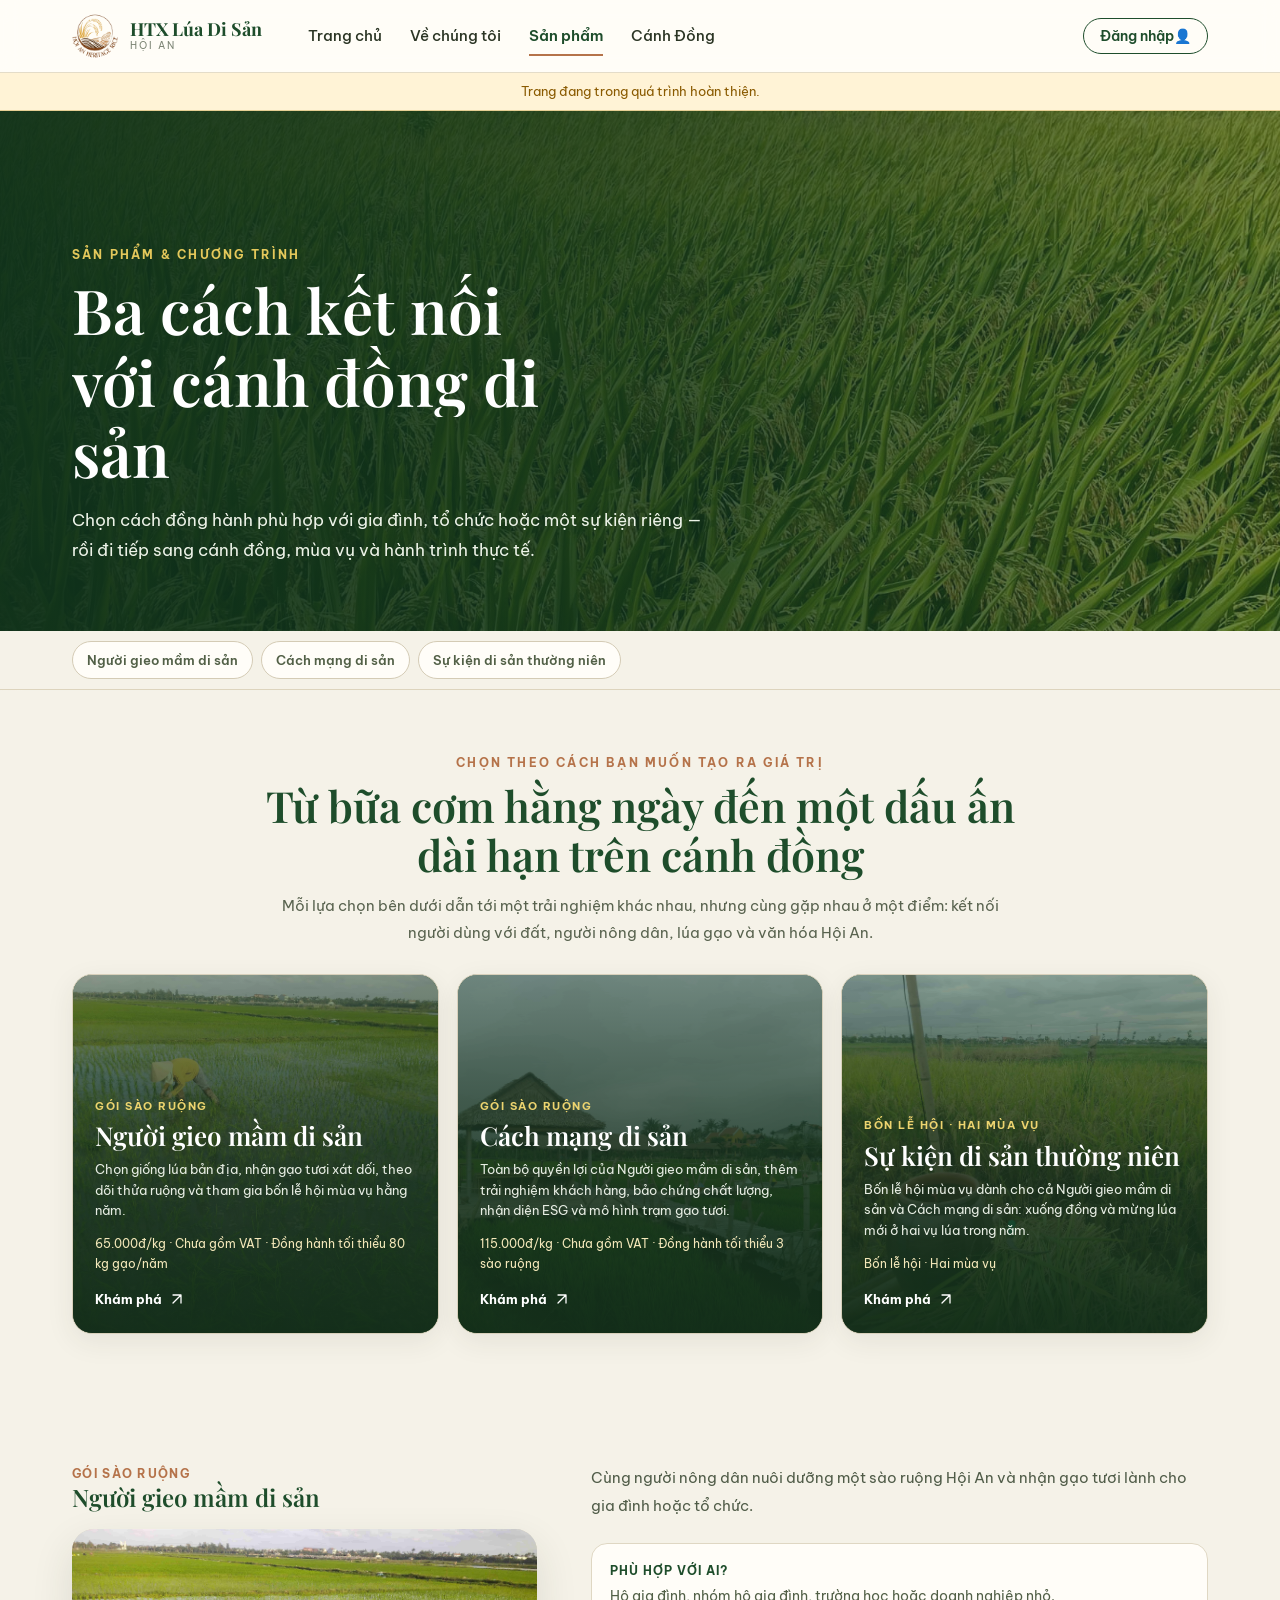
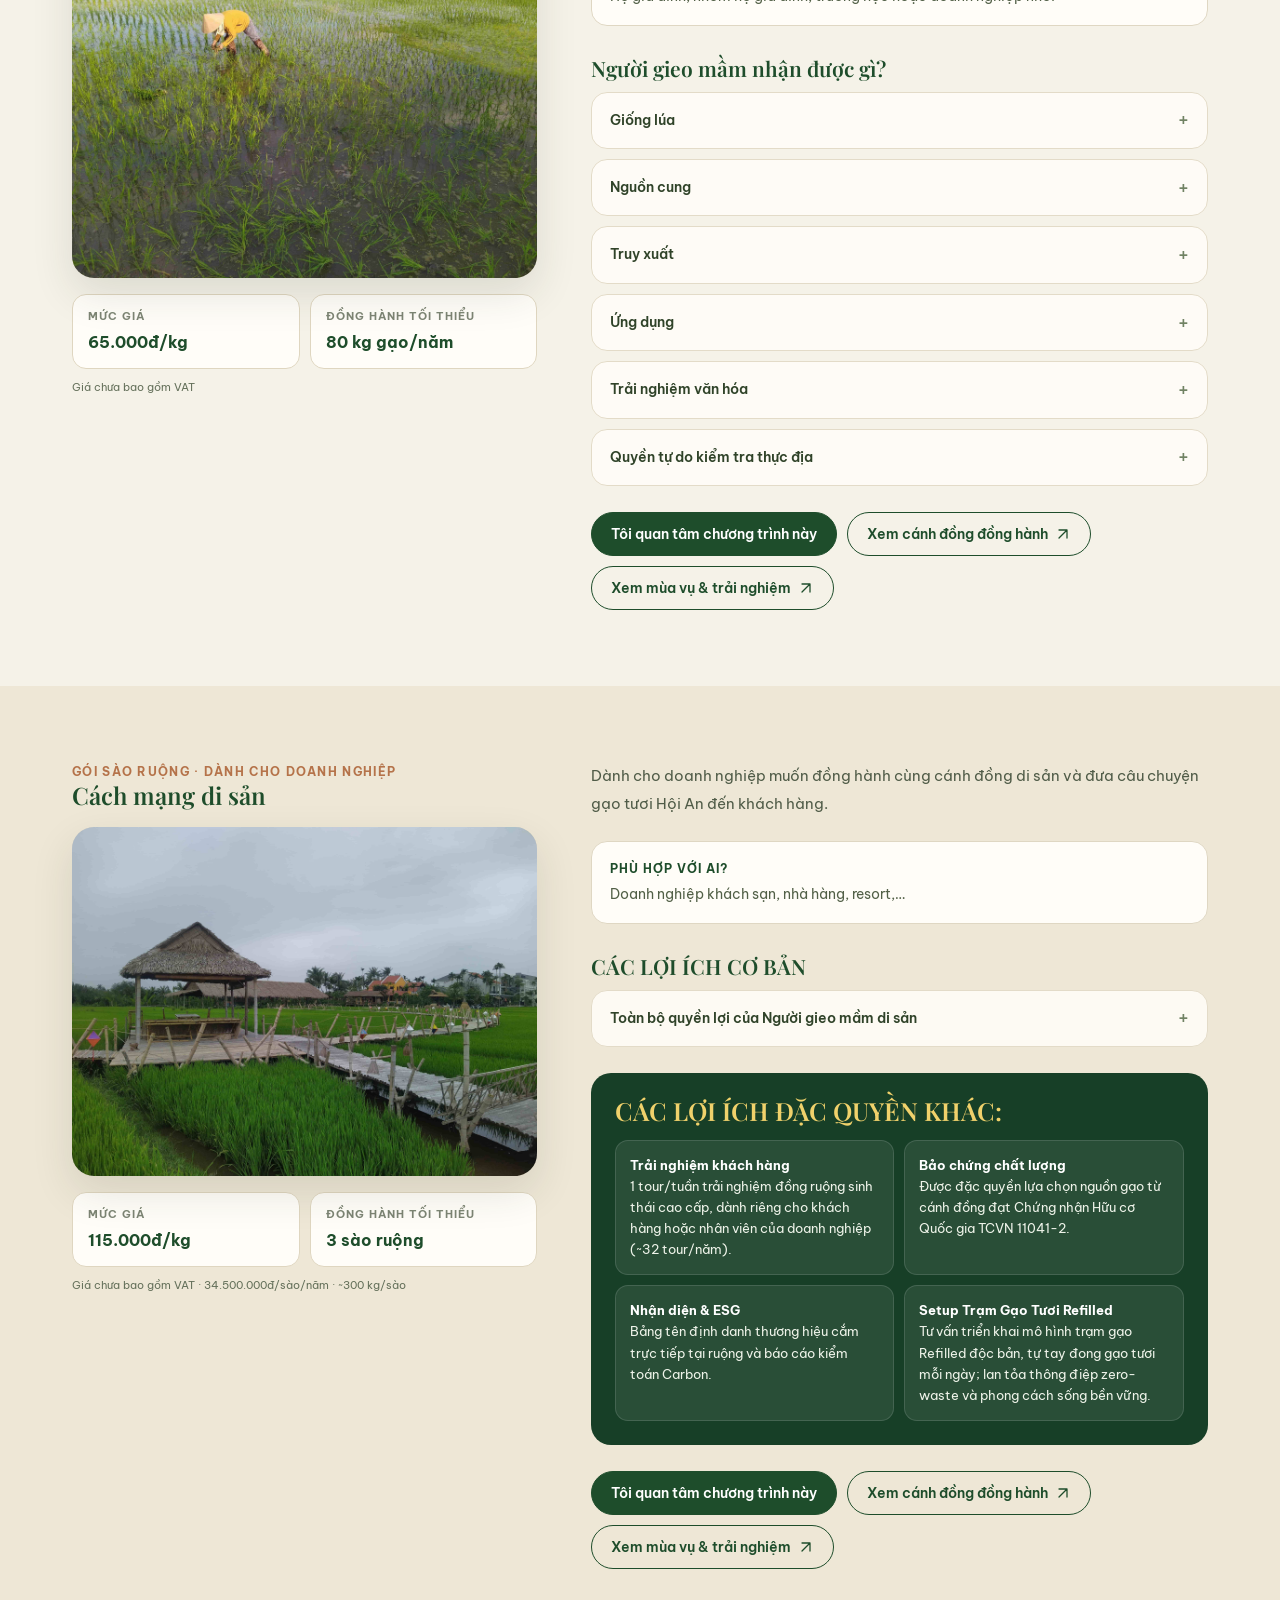
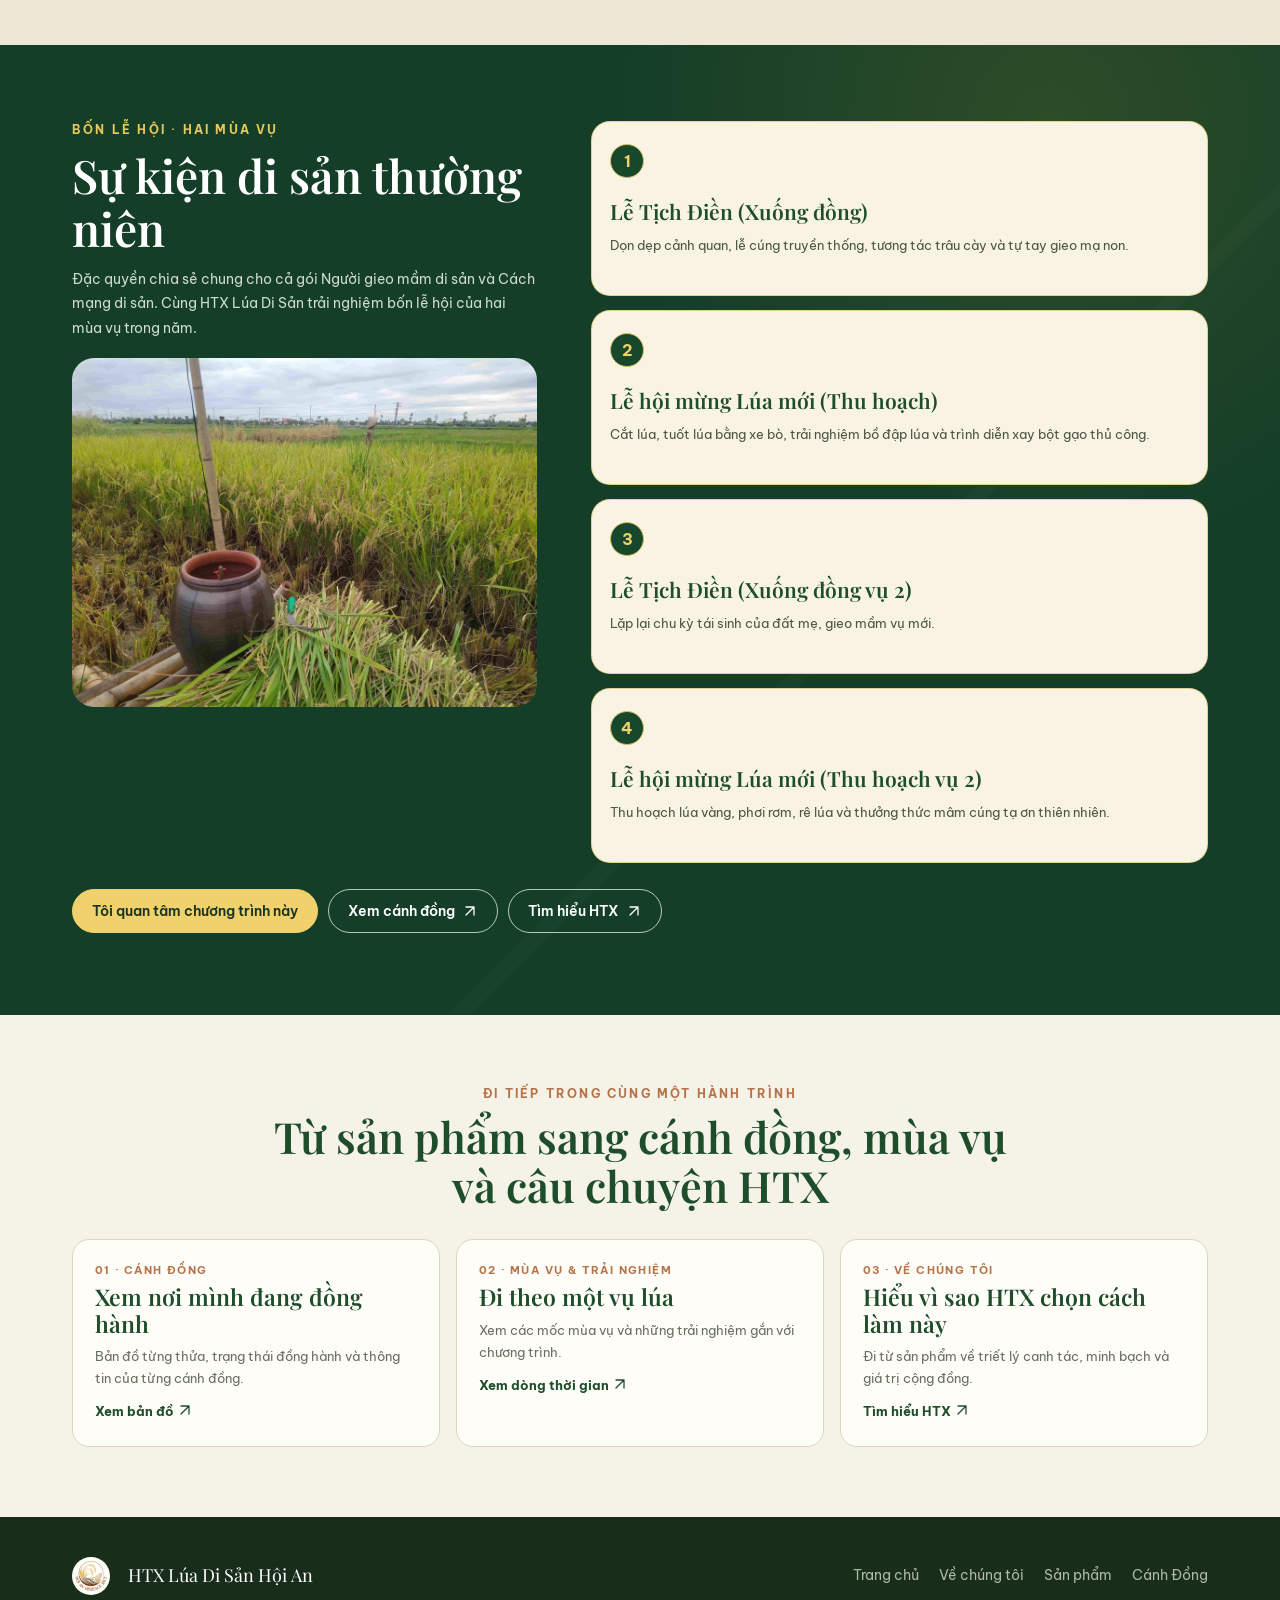
<file: san-pham.html>
<!DOCTYPE html>
<html lang="vi">
<head>
<meta charset="UTF-8">
<meta name="viewport" content="width=device-width, initial-scale=1.0">
<title>Sản phẩm — HTX Lúa Di Sản Hội An</title>
<link rel="preconnect" href="https://fonts.googleapis.com/">
<link rel="preconnect" href="https://fonts.gstatic.com/" crossorigin>
<link href="https://fonts.googleapis.com/css2?family=Be+Vietnam+Pro:wght@400;500;600;700&family=Playfair+Display:ital,wght@0,500;0,600;0,700;1,500&display=swap" rel="stylesheet">
<style>
:root{--nen:#f5f2e8;--nen-2:#eee7d6;--muc:#2b3524;--xanh-dam:#1e4d2b;--xanh-la:#6f9e4b;--dat-som:#b5734a;--vang:#c9a227;--trang:#fffdf8;--xam:#7d8574;--line:#dfd6c0}
*{box-sizing:border-box;margin:0;padding:0}
html{scroll-behavior:smooth}
body{font-family:'Be Vietnam Pro',system-ui,sans-serif;background:var(--nen);color:var(--muc);line-height:1.65;-webkit-font-smoothing:antialiased}
h1,h2,h3{font-family:'Playfair Display',Georgia,serif;font-weight:600;line-height:1.15;color:var(--xanh-dam)}
a{color:inherit;text-decoration:none}img{max-width:100%;display:block}
.wrap{max-width:1180px;margin:0 auto;padding:0 22px}
.eyebrow{font-size:11.5px;font-weight:700;letter-spacing:2.2px;text-transform:uppercase;color:var(--dat-som)}
header{position:sticky;top:0;z-index:50;background:rgba(255,253,248,.96);border-bottom:1px solid #e4dcc8;backdrop-filter:blur(10px)}
.nav{display:flex;align-items:center;gap:20px;height:72px}
.brand{display:flex;align-items:center;gap:12px}.brand .logo{width:46px;height:46px;object-fit:contain}
.brand .bname{font:700 18px/1.05 'Playfair Display',serif;color:var(--xanh-dam)}
.brand .bname small{display:block;font:400 10px/1.3 'Be Vietnam Pro',sans-serif;letter-spacing:2px;text-transform:uppercase;color:var(--xam)}
.nav .menu{display:flex;gap:28px;margin-left:26px;flex:1}.nav .menu a{font-size:14.5px;font-weight:500;padding:6px 0;position:relative}
.nav .menu a::after{content:"";position:absolute;left:0;right:100%;bottom:-2px;height:2px;background:var(--dat-som);transition:right .25s}
.nav .menu a:hover::after,.nav .menu a.active::after{right:0}.nav .menu a.active{color:var(--xanh-dam);font-weight:600}
.nav .acts{display:flex;align-items:center}.dangnhap{border:1.5px solid var(--xanh-dam);color:var(--xanh-dam);border-radius:22px;padding:8px 16px;font:600 14px 'Be Vietnam Pro';background:none;cursor:pointer}
.dangnhap:hover{background:var(--xanh-dam);color:#fff}.burger{display:none;background:none;border:none;font-size:24px;color:var(--xanh-dam);cursor:pointer}
.mau-banner{background:#fff3d6;border-bottom:1px solid #e6cf94;color:#8a5a00;font-size:12.5px;text-align:center;padding:8px 16px}
.shero{position:relative;overflow:hidden;min-height:520px;display:flex;align-items:flex-end;background:#173e25;color:#fff;padding:92px 0 66px}
.shero .hero-bg{position:absolute;inset:0;width:100%;height:100%;object-fit:cover;opacity:.58}
.shero::after{content:"";position:absolute;inset:0;background:linear-gradient(90deg,rgba(15,49,27,.94) 0%,rgba(15,49,27,.72) 48%,rgba(15,49,27,.30) 100%)}
.shero .wrap{position:relative;z-index:2;width:100%}.shero .eyebrow{color:#e4c85b}
.shero h1{color:#fff;font-size:clamp(36px,5.6vw,62px);max-width:13ch;margin:9px 0 17px}
.shero p{max-width:58ch;color:#edf3e8;font-size:16.5px;line-height:1.8}
.sp-jump{position:sticky;top:72px;z-index:35;background:rgba(245,242,232,.94);backdrop-filter:blur(10px);border-bottom:1px solid #ddd4bd}
.sp-jump .wrap{display:flex;gap:8px;padding-top:10px;padding-bottom:10px;overflow-x:auto;scrollbar-width:none}.sp-jump .wrap::-webkit-scrollbar{display:none}
.sp-jump a{flex:none;border:1px solid #d4cbb5;background:#fffdf8;border-radius:999px;padding:8px 14px;font-size:12.5px;font-weight:600;color:#526047;transition:.18s}
.sp-jump a:hover{background:var(--xanh-dam);border-color:var(--xanh-dam);color:#fff}
.chon-cach{padding:64px 0 54px}.sec-head{max-width:760px;margin-bottom:28px}.sec-head.center{text-align:center;margin-left:auto;margin-right:auto}
.sec-head h2{font-size:clamp(29px,4vw,43px);margin:8px 0 12px}.sec-head p{color:#59634f;font-size:15px;line-height:1.8}
.lua-chon{display:grid;grid-template-columns:repeat(3,1fr);gap:18px}
.lua-card{min-height:360px;position:relative;border-radius:20px;overflow:hidden;background:#294e31;color:#fff;border:1px solid #d8d0bb;box-shadow:0 8px 28px rgba(45,52,34,.08)}
.lua-card img{position:absolute;inset:0;width:100%;height:100%;object-fit:cover;opacity:.56;transition:transform .5s}
.lua-card::after{content:"";position:absolute;inset:0;background:linear-gradient(0deg,rgba(18,45,25,.94) 0%,rgba(18,45,25,.48) 65%,rgba(18,45,25,.12))}
.lua-card:hover img{transform:scale(1.035)}.lua-noi{position:absolute;z-index:2;inset:auto 22px 22px}
.lua-loai{font-size:10.5px;letter-spacing:1.5px;text-transform:uppercase;font-weight:700;color:#edd46f}
.lua-card h3{color:#fff;font-size:26px;margin:6px 0 8px}.lua-mo{font-size:13px;line-height:1.6;color:#e7ede3;display:-webkit-box;-webkit-line-clamp:4;-webkit-box-orient:vertical;overflow:hidden}
.lua-meta{margin-top:13px;font-size:12px;color:#f4e8ba}.lua-link{display:inline-flex;align-items:center;gap:7px;margin-top:15px;font-size:13px;font-weight:700;color:#fff}
.sp-sec{scroll-margin-top:138px;padding:76px 0}.sp-sec.alt{background:var(--nen-2)}
.sp-photo,.sp-copy,.j-step,.ev{will-change:transform}
@media(prefers-reduced-motion:no-preference){
  .sp-photo,.sp-copy{animation:spFadeUp .5s cubic-bezier(.22,.75,.25,1) both}
  .sp-copy{animation-delay:.06s}
  @keyframes spFadeUp{from{opacity:0;transform:translateY(10px)}to{opacity:1;transform:none}}
}
.sp-grid{display:grid;grid-template-columns:minmax(0,.86fr) minmax(0,1.14fr);gap:54px;align-items:start}
.sp-media{position:sticky;top:148px;align-self:start}.sp-media .sp-heading{margin-bottom:18px}.sp-photo{aspect-ratio:4/3;border-radius:22px;overflow:hidden;background:#d9d1bc;box-shadow:0 16px 42px rgba(42,52,34,.12)}
.sp-photo img{width:100%;height:100%;object-fit:cover}.sp-price{margin-top:16px;display:grid;grid-template-columns:1fr 1fr;gap:10px}
.sp-chip{background:var(--trang);border:1px solid var(--line);border-radius:14px;padding:13px 15px}
.sp-chip span{display:block;font-size:10.5px;text-transform:uppercase;letter-spacing:1px;color:#7d8574;font-weight:700}
.sp-chip strong{display:block;margin-top:3px;color:var(--xanh-dam);font-size:16px}
.sp-tax{font-size:11px;color:#65715b;margin-top:10px;line-height:1.6}
.sp-kicker{font-size:12px;color:var(--dat-som);font-weight:700;letter-spacing:1.3px;text-transform:uppercase}
.sp-copy h2{font-size:clamp(31px,4.2vw,46px);margin:7px 0 10px}.sp-tagline{font:500 20px/1.45 'Playfair Display',serif;color:#4a5a40;margin-bottom:17px}
.sp-dan{font-size:15px;color:#505c48;line-height:1.85}.audience{margin:23px 0;background:#fffdf8;border:1px solid #dfd7c3;border-radius:16px;padding:17px 18px}
.audience b{display:block;color:var(--xanh-dam);font-size:12px;text-transform:uppercase;letter-spacing:1px;margin-bottom:5px}.audience p{font-size:13.5px;color:#526047}
.quyen-title{font-size:21px;margin:30px 0 12px}.acc{display:grid;gap:8px}
.acc{gap:10px}
.acc details{background:rgba(255,253,248,.86);border:1px solid #e3dbc8;border-radius:16px;overflow:hidden;transition:border-color .24s ease,box-shadow .24s ease,transform .24s ease}
.acc details:hover{border-color:#c9d2b4;transform:translateY(-1px)}
.acc details[open]{border-color:#b7c89e;box-shadow:0 12px 30px rgba(50,65,40,.075)}
.acc summary{cursor:pointer;list-style:none;padding:17px 50px 17px 18px;position:relative;font-size:13.8px;font-weight:600;color:#304329;line-height:1.55}
.acc summary::-webkit-details-marker{display:none}
.acc summary::after{content:"+";position:absolute;right:17px;top:50%;transform:translateY(-50%);font-size:21px;font-weight:400;color:#708263;transition:transform .22s ease}
.acc details[open] summary::after{content:"−";transform:translateY(-50%) rotate(180deg)}
.acc .acc-body{padding:15px 18px 18px;font-size:13.2px;line-height:1.82;color:#596452;border-top:1px solid #eee8d9;background:rgba(250,248,241,.62)}
.dac-quyen{margin-top:26px;background:#173f27;color:#eef3e9;border-radius:20px;padding:24px}.dac-quyen h3{color:#f0d16b;font-size:25px;margin-bottom:14px}
.dac-grid{display:grid;grid-template-columns:1fr 1fr;gap:10px}.dq{background:rgba(255,255,255,.08);border:1px solid rgba(255,255,255,.13);border-radius:13px;padding:14px;font-size:12.8px;line-height:1.65}.dq b{color:#fff}
.sp-actions{display:flex;gap:10px;flex-wrap:wrap;margin-top:26px}.btn{display:inline-flex;align-items:center;justify-content:center;gap:7px;border-radius:999px;padding:12px 19px;font:600 13.5px 'Be Vietnam Pro';border:1.5px solid var(--xanh-dam);cursor:pointer}
.btn.chinh{background:var(--xanh-dam);color:#fff}.btn.phu{background:transparent;color:var(--xanh-dam)}.btn:hover{transform:translateY(-1px)}
.event-sec{scroll-margin-top:138px;background:#143e28;color:#edf3e8;padding:76px 0 82px;position:relative;overflow:clip}
.event-sec::before{content:"";position:absolute;inset:0;background:radial-gradient(circle at 82% 8%,rgba(201,162,39,.14),transparent 32%),linear-gradient(135deg,transparent 0 63%,rgba(255,255,255,.018) 63% 64%,transparent 64%)}
.event-sec .wrap{position:relative}.event-sec .eyebrow{color:#e7c85d}.event-layout{display:grid;grid-template-columns:minmax(0,.86fr) minmax(0,1.14fr);gap:54px;align-items:start}.event-media{position:sticky;top:148px}.event-media img{width:100%;aspect-ratio:4/3;object-fit:cover;border-radius:22px;margin-top:18px}
.event-head{max-width:820px}.event-sec h2{color:#fff;font-size:clamp(30px,4.2vw,46px);max-width:21ch;margin:9px 0 12px;font-weight:600;text-transform:none}
.event-lead{max-width:760px;color:#cfdccc;font-size:14px;line-height:1.75}
.journey{display:grid;grid-template-columns:1fr;gap:14px}
.j-step{position:relative;background:#f8f3e3;color:#2c3827;border-radius:19px;padding:22px 18px 22px;min-height:175px;border:1px solid rgba(226,207,136,.9);transition:transform .24s ease,box-shadow .24s ease}
.j-step:hover{transform:translateY(-3px);box-shadow:0 15px 30px rgba(6,27,15,.16)}
.j-step .num{width:34px;height:34px;border-radius:50%;display:grid;place-items:center;background:#17482c;color:#f0d16b;border:1px solid #d7bd61;font-weight:700;margin-bottom:20px}
.j-step h3{font-size:21px;margin-bottom:10px;line-height:1.25}.j-step h3.keep-line{white-space:nowrap;font-size:19px}
.j-step p{font-size:13px;line-height:1.78;color:#4c5645}
.event-values{display:grid;grid-template-columns:repeat(3,1fr);gap:12px;margin-top:18px}
.ev{border:1px solid rgba(231,200,93,.30);background:rgba(255,255,255,.055);border-radius:17px;padding:19px;transition:background .22s ease,transform .22s ease}
.ev:hover{background:rgba(255,255,255,.085);transform:translateY(-2px)}
.ev h3{color:#f0d16b;font-size:20px;margin-bottom:8px}.ev p{font-size:13px;line-height:1.78;color:#e4ece0}
.event-actions{display:flex;gap:10px;flex-wrap:wrap;margin-top:26px}.event-actions .btn.chinh{background:#f0d16b;color:#183321;border-color:#f0d16b}.event-actions .btn.phu{color:#fff;border-color:#b7c9b4}
.lien-ket{padding:70px 0}.link-grid{display:grid;grid-template-columns:repeat(3,1fr);gap:16px;margin-top:26px}
.link-card{background:#fffdf8;border:1px solid #ded5bf;border-radius:17px;padding:22px;transition:.18s}.link-card:hover{transform:translateY(-2px);box-shadow:0 12px 28px rgba(46,56,38,.09);border-color:#bdca9e}
.link-card .n{font-size:10.5px;letter-spacing:1.4px;text-transform:uppercase;color:var(--dat-som);font-weight:700}.link-card h3{font-size:23px;margin:5px 0 8px}.link-card p{font-size:13px;color:#66705e;line-height:1.7}.link-card span{display:inline-block;margin-top:12px;color:var(--xanh-dam);font-size:13px;font-weight:700}
footer{background:#182e1a;color:#c9d3c0;font-size:14px;padding:40px 0 24px}.foot{display:flex;justify-content:space-between;align-items:center;flex-wrap:wrap;gap:14px}
.fb{font-family:'Playfair Display',serif;font-size:18px;color:#fff}.ft-logo{width:38px;height:38px;display:inline-block;vertical-align:middle;margin-right:8px}.fl{display:flex;gap:20px;font-size:13.5px}.fl a{opacity:.85}.fl a:hover{opacity:1;color:var(--vang)}
.modal-phu{position:fixed;inset:0;background:rgba(20,28,15,.55);display:none;align-items:center;justify-content:center;z-index:80;padding:16px}.modal-phu.mo{display:flex}
.modal{background:#fff;width:100%;max-width:420px;border-radius:18px;padding:26px 24px 30px}.modal h2{font-size:22px;margin-bottom:6px}.modal p.sub{font-size:13px;color:#6b7263;margin-bottom:16px}
.form-o{margin-bottom:13px}.form-o label{display:block;font-size:12.5px;font-weight:600;margin-bottom:5px;color:#41503a}.form-o input{width:100%;font-family:inherit;font-size:14px;padding:11px;border:1.5px solid #cfc8b4;border-radius:9px;background:#fdfcf8}
.nut-gui{width:100%;padding:14px;border:none;border-radius:11px;background:var(--xanh-dam);color:#fff;font-family:inherit;font-size:15px;font-weight:600;cursor:pointer;margin-top:4px}.dong{display:block;margin:14px auto 0;background:none;border:none;color:#8a9180;font-size:13px;cursor:pointer;font-family:inherit}
@media(max-width:900px){.lua-chon{grid-template-columns:1fr 1fr}.lua-card:last-child{grid-column:1/-1}.sp-grid,.event-layout{grid-template-columns:1fr}.sp-media{position:relative;top:auto;max-width:680px}.event-media{position:relative;top:auto}.event-media img{max-width:680px}.event-values,.link-grid{grid-template-columns:1fr}.dac-grid{grid-template-columns:1fr}}
@media(max-width:680px){.nav .menu,.nav .acts .dangnhap span{display:none}.burger{display:block}.shero{min-height:440px;padding-bottom:48px}.sp-jump{top:72px}.lua-chon{grid-template-columns:1fr}.lua-card:last-child{grid-column:auto}.lua-card{min-height:315px}.sp-sec{padding:58px 0}.sp-price{grid-template-columns:1fr}.j-step{min-height:0}.sp-actions,.event-actions{flex-direction:column}.btn{width:100%}}
</style>
<link rel="stylesheet" href="css/hieu-ung.css">
<link rel="icon" type="image/png" href="img/favicon.png">
<script src="js/noi-dung.js?v=20260926a"></script>
<link rel="stylesheet" href="css/mobile-ui.css?v=20260926a">
</head>
<body class="page-products">
<header>
  <div class="wrap nav">
    <a href="index.html" class="brand"><img src="img/logo.png" class="logo" alt="Logo HTX Lúa Di Sản Hội An" width="46" height="46"><span class="bname">HTX Lúa Di Sản<small>Hội An</small></span></a>
    <nav class="menu"><a href="index.html">Trang chủ</a><a href="ve-chung-toi.html">Về chúng tôi</a><a href="san-pham.html" class="active">Sản phẩm</a><a href="canh-dong.html">Cánh Đồng</a></nav>
    <div class="acts"><button class="dangnhap nut-noi" onclick="moModal('mpDN')"><span>Đăng nhập</span>👤</button><button class="burger" aria-label="Mở menu" aria-expanded="false">☰</button></div>
  </div>
</header>
<div class="mau-banner" data-nd="chung.bangThongBao"></div>
<section class="shero">
  <img class="hero-bg" src="img/hero-san-pham.jpg" alt="" onerror="this.classList.add('loi')">
  <div class="wrap">
    <div class="eyebrow" data-nd="trangSanPham.hero.nhan"></div>
    <h1 data-nd="trangSanPham.hero.tieuDe"></h1>
    <p data-nd="trangSanPham.hero.dan"></p>
  </div>
</section>
<nav class="sp-jump" aria-label="Đi nhanh đến chương trình">
  <div class="wrap"><a href="#gieo-mam">Người gieo mầm di sản</a><a href="#doi-tac">Cách mạng di sản</a><a href="#su-kien-doc-ban">Sự kiện di sản thường niên</a></div>
</nav>
<section class="chon-cach">
  <div class="wrap">
    <div class="sec-head center"><div class="eyebrow" data-nd="trangSanPham.loiDan.nhan"></div><h2 data-nd="trangSanPham.loiDan.tieuDe"></h2><p data-nd="trangSanPham.loiDan.dan"></p></div>
    <div class="lua-chon" id="luaChonSP"></div>
  </div>
</section>
<section class="sp-sec" id="gieo-mam"><div class="wrap"><div class="sp-grid" id="gieoMamNoi"></div></div></section>
<section class="sp-sec alt" id="doi-tac"><div class="wrap"><div class="sp-grid" id="doiTacNoi"></div></div></section>
<section class="event-sec" id="su-kien-doc-ban">
  <div class="wrap">
    <div class="event-layout">
      <div class="event-media"><div class="event-head"><div class="eyebrow">Bốn lễ hội · Hai mùa vụ</div><h2 id="eventTitle"></h2><div class="event-lead" id="eventLead"></div></div><img src="img/timeline/12-ngay-hoi-gat.jpg" alt="Thu hoạch lúa trong mùa vụ"></div>
      <div class="journey" id="eventJourney"></div>
    </div>
    <div class="event-actions"><button class="btn chinh nut-noi" onclick="moFormQuanTam(tenGoi('su-kien-doc-ban'))">Tôi quan tâm chương trình này</button><a class="btn phu" href="canh-dong.html#ban-do-mua-vu">Xem cánh đồng <svg class="nav-arrow" width="16" height="16" viewBox="0 0 20 20" aria-hidden="true" focusable="false"><path d="M5 15 15 5M5 5h10v10" fill="none" stroke="currentColor" stroke-width="1.6" stroke-linecap="round" stroke-linejoin="round"/></svg></a><a class="btn phu" href="ve-chung-toi.html">Tìm hiểu HTX <svg class="nav-arrow" width="16" height="16" viewBox="0 0 20 20" aria-hidden="true" focusable="false"><path d="M5 15 15 5M5 5h10v10" fill="none" stroke="currentColor" stroke-width="1.6" stroke-linecap="round" stroke-linejoin="round"/></svg></a></div>
  </div>
</section>
<section class="lien-ket">
  <div class="wrap">
    <div class="sec-head center"><div class="eyebrow">Đi tiếp trong cùng một hành trình</div><h2>Từ sản phẩm sang cánh đồng, mùa vụ và câu chuyện HTX</h2></div>
    <div class="link-grid">
      <a class="link-card" href="canh-dong.html#ban-do-mua-vu"><div class="n">01 · Cánh đồng</div><h3>Xem nơi mình đang đồng hành</h3><p>Bản đồ từng thửa, trạng thái đồng hành và thông tin của từng cánh đồng.</p><span>Xem bản đồ <svg class="nav-arrow" width="16" height="16" viewBox="0 0 20 20" aria-hidden="true" focusable="false"><path d="M5 15 15 5M5 5h10v10" fill="none" stroke="currentColor" stroke-width="1.6" stroke-linecap="round" stroke-linejoin="round"/></svg></span></a>
      <a class="link-card" href="canh-dong.html#dongThoiGian"><div class="n">02 · Mùa vụ & trải nghiệm</div><h3>Đi theo một vụ lúa</h3><p>Xem các mốc mùa vụ và những trải nghiệm gắn với chương trình.</p><span>Xem dòng thời gian <svg class="nav-arrow" width="16" height="16" viewBox="0 0 20 20" aria-hidden="true" focusable="false"><path d="M5 15 15 5M5 5h10v10" fill="none" stroke="currentColor" stroke-width="1.6" stroke-linecap="round" stroke-linejoin="round"/></svg></span></a>
      <a class="link-card" href="ve-chung-toi.html"><div class="n">03 · Về chúng tôi</div><h3>Hiểu vì sao HTX chọn cách làm này</h3><p>Đi từ sản phẩm về triết lý canh tác, minh bạch và giá trị cộng đồng.</p><span>Tìm hiểu HTX <svg class="nav-arrow" width="16" height="16" viewBox="0 0 20 20" aria-hidden="true" focusable="false"><path d="M5 15 15 5M5 5h10v10" fill="none" stroke="currentColor" stroke-width="1.6" stroke-linecap="round" stroke-linejoin="round"/></svg></span></a>
    </div>
  </div>
</section>
<footer><div class="wrap foot"><div class="fb"><img class="ft-logo" src="img/logo.png" alt="Logo HTX Lúa Di Sản Hội An"><span data-nd="chung.tenDayDu"></span></div><div class="fl"><a href="index.html">Trang chủ</a><a href="ve-chung-toi.html">Về chúng tôi</a><a href="san-pham.html">Sản phẩm</a><a href="canh-dong.html">Cánh Đồng</a></div></div></footer>
<div class="modal-phu" id="mpDN"><div class="modal"><h2 data-nd="chung.dangNhap.tieuDe"></h2><p class="sub" data-nd="chung.dangNhap.dan"></p><div class="form-o"><label data-nd="chung.dangNhap.nhanUser"></label><input id="dnUser"></div><div class="form-o"><label data-nd="chung.dangNhap.nhanPass"></label><input id="dnPass" type="password"></div><div class="fqt-loi" id="dnLoi" style="color:#b03c2a;font-size:13px;min-height:18px"></div><button class="nut-gui nut-noi" id="dnGui" onclick="dangNhap()" data-nd="chung.dangNhap.nut"></button><button class="dong" onclick="dongModal('mpDN')">Đóng</button></div></div>
<script>
(function(){
  var nd=window.NOI_DUNG||{}, goi=nd.goi&&nd.goi.muc||{}, page=nd.trangSanPham||{};
  function clean(s){return String(s||'').replace(/<[^>]*>/g,'').replace(/&nbsp;/g,' ');}
  function arrow(){return '<svg class="nav-arrow" width="16" height="16" viewBox="0 0 20 20" aria-hidden="true" focusable="false"><path d="M5 15 15 5M5 5h10v10" fill="none" stroke="currentColor" stroke-width="1.6" stroke-linecap="round" stroke-linejoin="round"/></svg>';}
  function card(ma,img,loai){
    var g=goi[ma]||{}, meta=g.gia ? g.gia+'/kg · Chưa gồm VAT · Đồng hành tối thiểu '+g.dongHanhToiThieu : 'Bốn lễ hội · Hai mùa vụ';
    return '<a class="lua-card the-noi" href="#'+(ma==='su-kien-doc-ban'?'su-kien-doc-ban':ma)+'"><img src="'+img+'" alt=""><div class="lua-noi"><div class="lua-loai">'+loai+'</div><h3>'+g.ten+'</h3><div class="lua-mo">'+clean(g.tomTat)+'</div><div class="lua-meta">'+meta+'</div><div class="lua-link">Khám phá '+arrow()+'</div></div></a>';
  }
  document.getElementById('luaChonSP').innerHTML=card('gieo-mam','img/goi-1-gieo-mam.jpg','Gói sào ruộng')+card('doi-tac','img/goi-3-doi-tac.jpg','Gói sào ruộng')+card('su-kien-doc-ban','img/timeline/12-ngay-hoi-gat.jpg','Bốn lễ hội · Hai mùa vụ');
  function accItem(html){var m=String(html||'').match(/<b>(.*?)<\/b><br>([\s\S]*)/);return m?'<details><summary>'+m[1]+'</summary><div class="acc-body">'+m[2]+'</div></details>':'<details><summary>Xem chi tiết</summary><div class="acc-body">'+html+'</div></details>';}
  function packageHtml(ma){
    var g=goi[ma]||{}, premium=ma==='doi-tac';
    var meta='<div class="sp-price"><div class="sp-chip"><span>Mức giá</span><strong>'+g.gia+'/kg</strong></div><div class="sp-chip"><span>Đồng hành tối thiểu</span><strong>'+g.dongHanhToiThieu+'</strong></div></div><div class="sp-tax">Giá chưa bao gồm VAT'+(g.giaSao?' · '+g.giaSao+' · '+g.sanLuongSao:'')+'</div>';
    var benefits=(g.quyenLoi||[]).map(accItem).join('');
    var special=premium&&g.dacQuyen?'<div class="dac-quyen"><h3>CÁC LỢI ÍCH ĐẶC QUYỀN KHÁC:</h3><div class="dac-grid">'+g.dacQuyen.map(function(x){return '<div class="dq">'+x+'</div>';}).join('')+'</div></div>':'';
    var tagline=g.tagline?'<div class="sp-tagline">'+g.tagline+'</div>':'';
    return '<div class="sp-media"><div class="sp-photo"><img src="'+g.anh+'" alt="'+clean(g.ten)+'"></div>'+meta+'</div><div class="sp-copy"><div class="sp-heading"><div class="sp-kicker">'+g.phu+'</div><h2>'+g.ten+'</h2></div>'+tagline+'<p class="sp-dan">'+g.dan+'</p><div class="audience"><b>Phù hợp với ai?</b><p>'+g.phuHop+'</p></div><h3 class="quyen-title">'+(premium?'CÁC LỢI ÍCH CƠ BẢN':'Người gieo mầm nhận được gì?')+'</h3><div class="acc">'+benefits+'</div>'+special+'<div class="sp-actions"><button class="btn chinh nut-noi" onclick="moFormQuanTam(tenGoi(\''+ma+'\'))">'+g.nutMua+'</button><a class="btn phu" href="canh-dong.html#ban-do-mua-vu">Xem cánh đồng đồng hành '+arrow()+'</a><a class="btn phu" href="canh-dong.html#dongThoiGian">Xem mùa vụ & trải nghiệm '+arrow()+'</a></div></div>';
  }
  document.getElementById('gieoMamNoi').innerHTML=packageHtml('gieo-mam');
  document.getElementById('doiTacNoi').innerHTML=packageHtml('doi-tac');
  var sk=page.suKienDocBan||{}, et=document.getElementById('eventTitle');
  et.textContent=sk.tieuDe||'';
  document.getElementById('eventLead').textContent=sk.dan||'';
  document.getElementById('eventJourney').innerHTML=(sk.hanhTrinh||[]).map(function(x){
    var keep=x.ten.indexOf('Farm-to-Table')>=0?' class="keep-line"':'';
    return '<article class="j-step"><div class="num">'+x.so+'</div><h3'+keep+'>'+x.ten+'</h3><p>'+x.moTa+'</p></article>';
  }).join('');
})();
</script>
<script src="js/chung.js?v=20260921p"></script>
<script src="js/form-quan-tam.js"></script>
<script src="js/san-pham-mobile.js?v=20260926a"></script>
<script src="js/hieu-ung.js"></script>
</body>
</html>
</file>
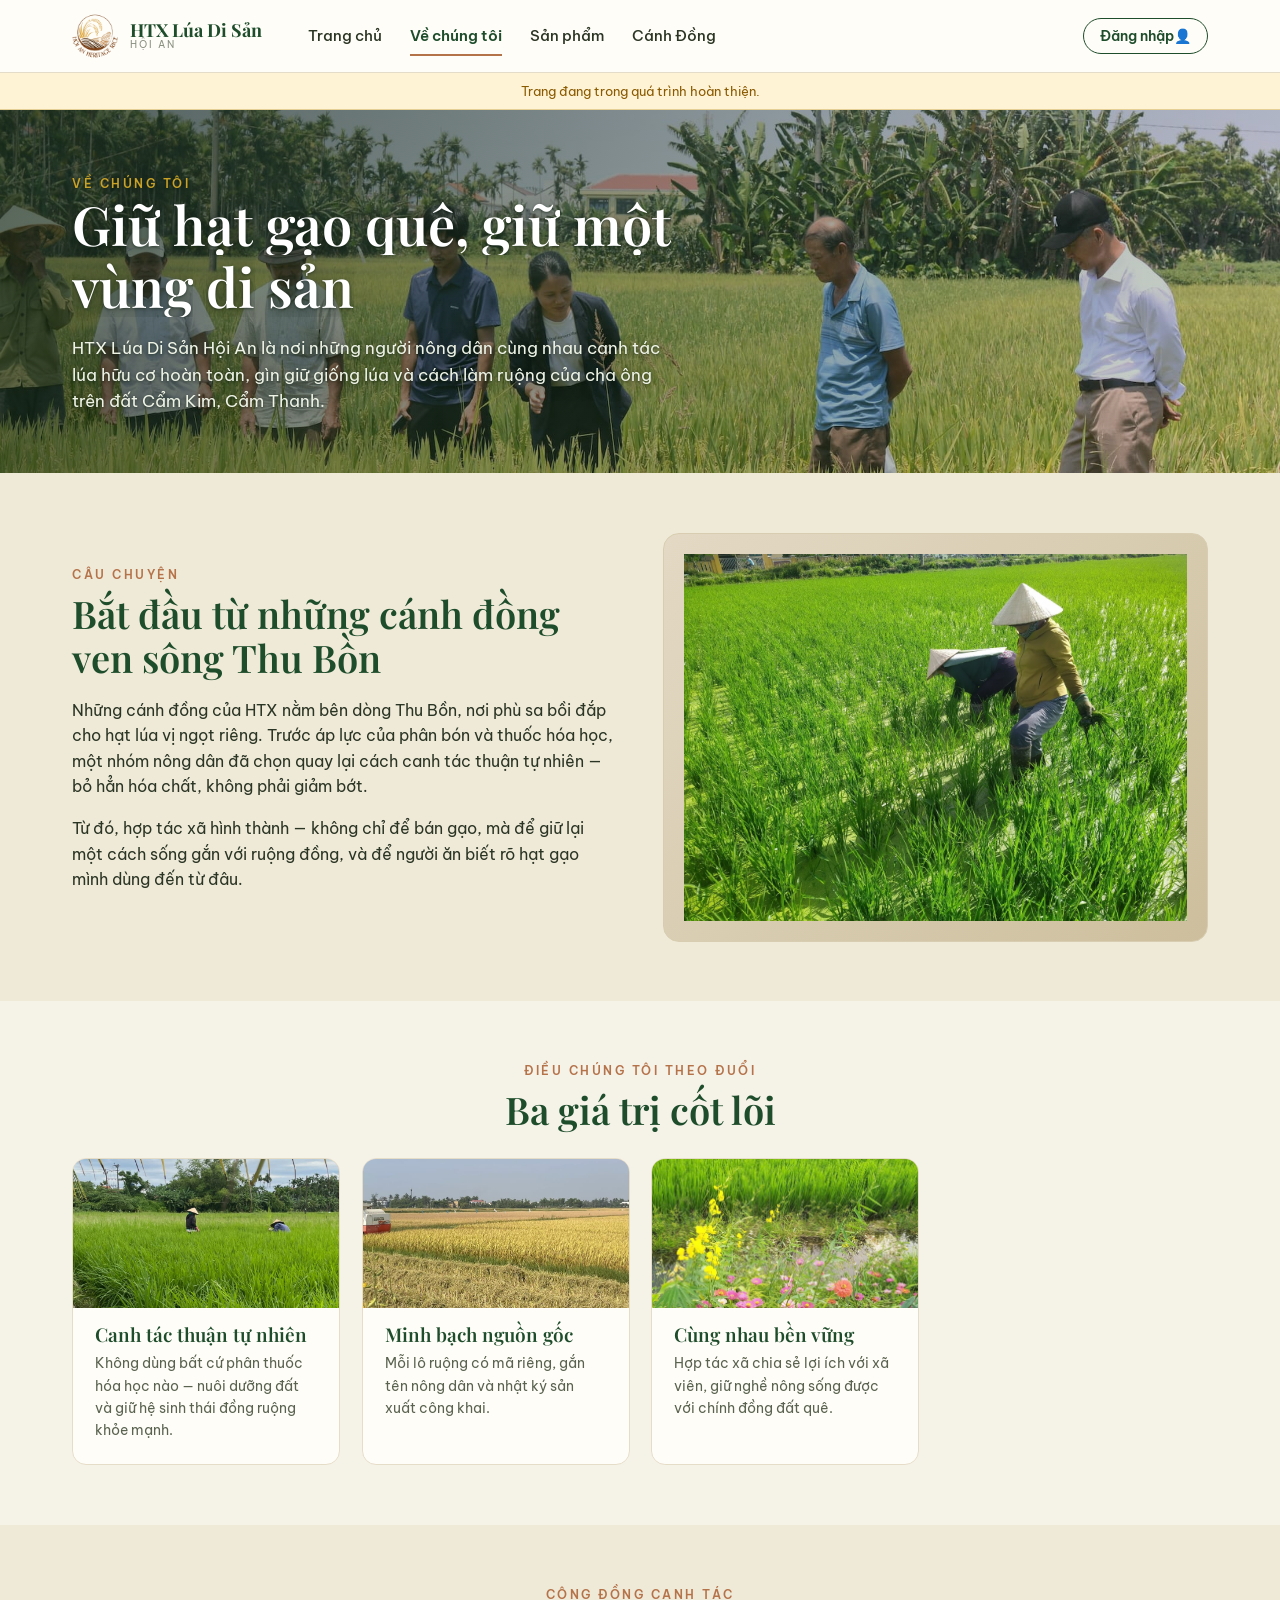
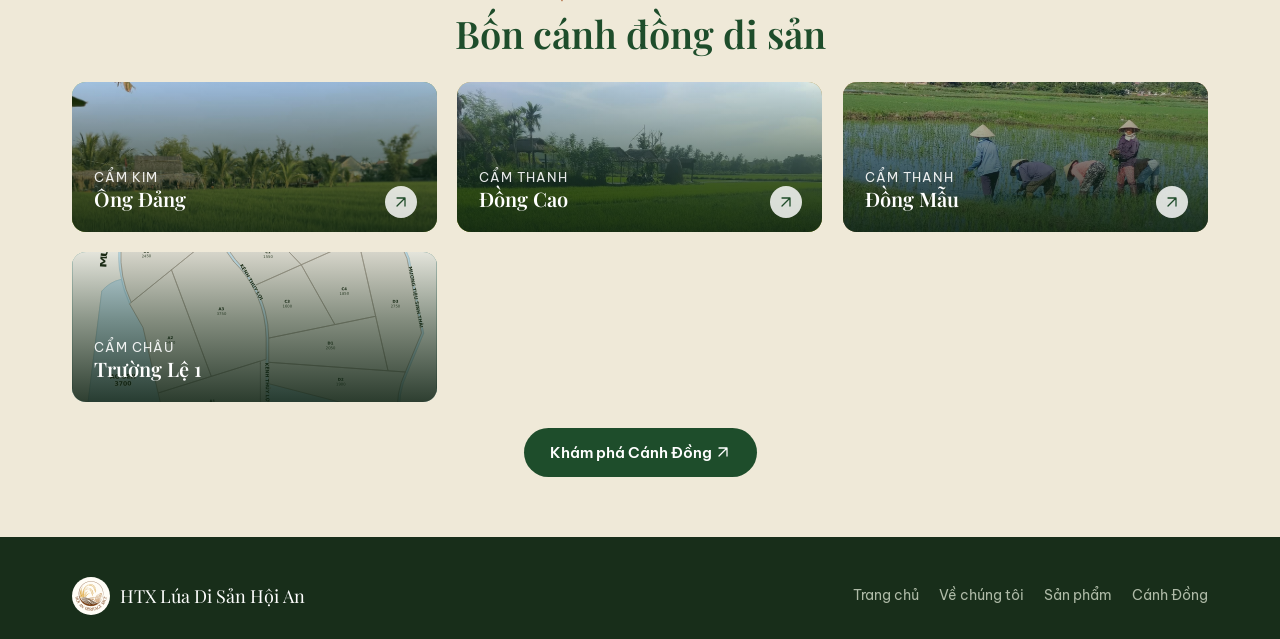
<file: ve-chung-toi.html>
<!DOCTYPE html>
<html lang="vi">
<head>
<meta charset="UTF-8">
<meta name="viewport" content="width=device-width, initial-scale=1.0">
<title>Về chúng tôi — HTX Lúa Di Sản Hội An</title>
<link rel="preconnect" href="https://fonts.googleapis.com/">
<link rel="preconnect" href="https://fonts.gstatic.com/" crossorigin>
<link href="https://fonts.googleapis.com/css2?family=Be+Vietnam+Pro:wght@400;500;600;700&family=Playfair+Display:ital,wght@0,500;0,600;0,700;1,500&display=swap" rel="stylesheet">
<style>
:root{--nen:#f5f2e8;--nen-2:#efe9d8;--muc:#2b3524;--xanh-dam:#1e4d2b;--xanh-la:#6f9e4b;--xanh-rong:#8bc34a;--dat:#e3d9c4;--dat-som:#b5734a;--vang:#c9a227;--trang:#fffdf8;--xam:#8a9180}
*{box-sizing:border-box;margin:0;padding:0}
html{scroll-behavior:smooth}
body{font-family:'Be Vietnam Pro',system-ui,sans-serif;background:var(--nen);color:var(--muc);line-height:1.6;-webkit-font-smoothing:antialiased}
h1,h2,h3{font-family:'Playfair Display',Georgia,serif;font-weight:600;line-height:1.15;color:var(--xanh-dam)}
a{color:inherit;text-decoration:none}img{max-width:100%;display:block}
.wrap{max-width:1180px;margin:0 auto;padding:0 22px}
.wrap-narrow{max-width:760px;margin:0 auto;padding:0 22px}
.eyebrow{font-size:12px;font-weight:600;letter-spacing:2.5px;text-transform:uppercase;color:var(--dat-som)}
.topbar{background:var(--xanh-dam);color:#f3ede0;font-size:12.5px;text-align:center;padding:7px 16px}
.topbar b{color:var(--vang)}
header{position:sticky;top:0;z-index:40;background:var(--trang);border-bottom:1px solid #e4dcc8}
.nav{display:flex;align-items:center;gap:20px;height:72px}
.brand{display:flex;align-items:center;gap:12px}
.brand .logo{width:46px;height:46px;flex:none;object-fit:contain;transition:transform .35s cubic-bezier(.34,1.3,.64,1)}
.brand:hover .logo{transform:rotate(-6deg) scale(1.06)}
.brand .bname{font-family:'Playfair Display',serif;font-weight:700;font-size:18px;color:var(--xanh-dam);line-height:1.05}
.brand .bname small{display:block;font-family:'Be Vietnam Pro',sans-serif;font-weight:400;font-size:10px;letter-spacing:2px;text-transform:uppercase;color:var(--xam)}
.nav .menu{display:flex;gap:28px;margin-left:26px;flex:1}
.nav .menu a{font-size:14.5px;font-weight:500;padding:6px 0;position:relative;color:var(--muc)}
.nav .menu a::after{content:"";position:absolute;left:0;right:100%;bottom:-2px;height:2px;background:var(--dat-som);transition:right .25s}
.nav .menu a:hover::after,.nav .menu a.active::after{right:0}
.nav .menu a.active{color:var(--xanh-dam);font-weight:600}
.nav .acts{display:flex;align-items:center;gap:14px}
.nav .acts .dangnhap{border:1.5px solid var(--xanh-dam);color:var(--xanh-dam);border-radius:22px;padding:8px 16px;font-weight:600;background:none;cursor:pointer;font-family:inherit;font-size:14px}
.nav .acts .dangnhap:hover{background:var(--xanh-dam);color:#fff}
.nav .acts a.icon{position:relative;font-size:14px}
.nav .acts .dem{position:absolute;top:-8px;right:-10px;background:var(--dat-som);color:#fff;font-size:10px;font-weight:700;min-width:17px;height:17px;border-radius:9px;display:flex;align-items:center;justify-content:center}
.burger{display:none;background:none;border:none;font-size:24px;color:var(--xanh-dam);cursor:pointer}
.mau-banner{background:#fff3d6;border-bottom:1px solid #e6cf94;color:#8a5a00;font-size:12.5px;text-align:center;padding:8px 16px}

.vhero{background:linear-gradient(120deg,rgba(30,77,43,.9),rgba(30,77,43,.5)),repeating-linear-gradient(115deg,#3c6b3a 0 3px,#437043 3px 26px);color:#fff;padding:64px 0 58px}
.vhero h1{color:#fff;font-size:clamp(32px,5vw,54px);max-width:18ch}
.vhero p{max-width:56ch;margin-top:18px;color:#eef3e6;font-size:16.5px}

.doan{padding:60px 0}
.doan:nth-of-type(even){background:var(--nen-2)}
.doan h2{font-size:clamp(26px,3.4vw,38px);margin:8px 0 18px}
.doan p{font-size:16px;margin-bottom:16px}
.doan .lead{font-size:18px;color:#3f4a35}
.grid2{display:grid;grid-template-columns:1fr 1fr;gap:46px;align-items:center}
.anh-ph{aspect-ratio:4/3;border-radius:16px;background:linear-gradient(135deg,var(--dat),#cdbf9d);display:flex;align-items:center;justify-content:center;color:#9a8a63;font-size:13px;text-align:center;padding:20px;border:1px solid #d8cdb0}

.gia-tri{display:grid;grid-template-columns:repeat(4,minmax(0,1fr));gap:22px;margin-top:26px}
.gt-o{background:var(--trang);border:1px solid #e6ddc8;border-radius:14px;padding:0 22px 22px;overflow:hidden}
/* Dải ảnh trên đầu thẻ giá trị — dùng lại đúng 3 tấm gt-*.jpg của trang
   chi tiết, không cần thêm file ảnh mới. Thiếu ảnh thì lộ nền đất, thẻ
   vẫn cân đối. Âm lề để ảnh chạm sát mép thẻ. */
.gt-o .gt-anh{position:relative;margin:0 -22px 16px;aspect-ratio:16/9;overflow:hidden;
  background:linear-gradient(135deg,#e3d9c4,#cdbf9d)}
.gt-o .gt-anh img{position:relative;z-index:1;width:100%;height:100%;object-fit:cover;display:block;
  transition:transform .5s cubic-bezier(.22,.61,.36,1)}
.gt-o .gt-anh img.loi{display:none}
.gt-o .gt-anh .goi-y{position:absolute;inset:0;z-index:0;display:flex;align-items:center;justify-content:center;
  text-align:center;padding:14px;color:#9a8a63;font-size:12px;line-height:1.45;pointer-events:none}
.gt-o:hover .gt-anh img{transform:scale(1.06)}
.gt-o h3{font-size:19px;margin-bottom:6px}
.gt-o p{font-size:14px;color:#5a6350;margin:0}

.cong-dong{display:grid;grid-template-columns:repeat(3,1fr);gap:20px;margin-top:26px}
.cd-o{border-radius:14px;padding:22px;color:#fff;min-height:150px;display:flex;flex-direction:column;justify-content:flex-end;position:relative;overflow:hidden}
/* Ảnh thật của cánh đồng làm nền thẻ — cùng 3 tấm dong-*.jpg đã dùng ở
   Trang chủ và trang chi tiết. Thiếu ảnh thì lộ gradient f1/f2/f3 như cũ. */
.cd-o .cd-bg{position:absolute;inset:0;z-index:0;width:100%;height:100%;object-fit:cover;
  transition:transform .5s cubic-bezier(.22,.61,.36,1)}
.cd-o .cd-bg.loi{display:none}
.cd-o::after{content:"";position:absolute;inset:0;z-index:1;pointer-events:none;
  background:linear-gradient(180deg,rgba(20,45,25,.10) 0%,rgba(18,42,23,.48) 45%,rgba(12,32,17,.86) 100%)}
.cd-o > *{position:relative;z-index:2}
.cd-o > .cd-bg{z-index:0}
.cd-o:hover .cd-bg{transform:scale(1.07)}
.cd-o.f1{background:linear-gradient(135deg,#7fae57,#3c6b3a)}
.cd-o.f2{background:linear-gradient(135deg,#c9a227,#8a6d1c)}
.cd-o.f4{background:linear-gradient(135deg,#4d8d87,#28665f)}
.cd-o.f3{background:linear-gradient(135deg,#b5734a,#7d4a2b)}
.cd-o h3{color:#fff;font-size:20px}
.cd-o span{font-size:12.5px;opacity:.9;text-transform:uppercase;letter-spacing:1px}

footer{background:#182e1a;color:#c9d3c0;font-size:14px;padding:40px 0 24px}
footer .wrap{display:flex;justify-content:space-between;align-items:center;flex-wrap:wrap;gap:14px}
footer .fb{font-family:'Playfair Display',serif;font-size:18px;color:#fff}
footer .fl{display:flex;gap:20px;font-size:13.5px}
footer .fl a{opacity:.85}footer .fl a:hover{opacity:1;color:var(--vang)}

.modal-phu{position:fixed;inset:0;background:rgba(20,28,15,.55);display:none;align-items:center;justify-content:center;z-index:80;padding:16px}
.modal-phu.mo{display:flex}
.modal{background:#fff;width:100%;max-width:420px;border-radius:18px;padding:26px 24px 30px}
.modal h2{font-size:22px;margin-bottom:6px}
.modal p.sub{font-size:13px;color:#6b7263;margin-bottom:16px}
.form-o{margin-bottom:13px}.form-o label{display:block;font-size:12.5px;font-weight:600;margin-bottom:5px;color:#41503a}
.form-o input{width:100%;font-family:inherit;font-size:14px;padding:11px;border:1.5px solid #cfc8b4;border-radius:9px;background:#fdfcf8}
.nut-gui{width:100%;padding:14px;border:none;border-radius:11px;background:var(--xanh-dam);color:#fff;font-family:inherit;font-size:15px;font-weight:600;cursor:pointer;margin-top:4px}
.dong{display:block;margin:14px auto 0;background:none;border:none;color:#8a9180;font-size:13px;cursor:pointer;font-family:inherit}

@media(max-width:820px){.grid2,.gia-tri,.cong-dong{grid-template-columns:1fr}}
@media(max-width:680px){.nav .menu,.nav .acts .dangnhap span{display:none}.burger{display:block}}
@media(max-width:1100px){.cong-dong{grid-template-columns:repeat(2,minmax(0,1fr))}}
@media(max-width:650px){.cong-dong{grid-template-columns:1fr}}
</style>
<link rel="stylesheet" href="css/hieu-ung.css">
<link rel="icon" type="image/png" href="img/favicon.png">
<!-- TOÀN BỘ CHỮ CỦA WEBSITE nằm trong file này. Nạp sớm để trang chi tiết dùng được. -->
<script src="js/noi-dung.js?v=20261117e"></script>
<link rel="stylesheet" href="css/mobile-ui.css?v=20260925a">
</head>
<body>

<header>
  <div class="wrap nav">
    <a href="index.html" class="brand">
      <img src="img/logo.png" class="logo" alt="Logo HTX Lúa Di Sản Hội An" width="46" height="46">
      <span class="bname">HTX Lúa Di Sản<small>Hội An</small></span>
    </a>
    <nav class="menu">
      <a href="index.html">Trang chủ</a>
      <a href="ve-chung-toi.html" class="active">Về chúng tôi</a>
      <a href="san-pham.html">Sản phẩm</a>
      <a href="canh-dong.html">Cánh Đồng</a>
    </nav>
    <div class="acts">
      <button class="dangnhap nut-noi" onclick="moModal('mpDN')"><span>Đăng nhập</span>👤</button>
      <button class="burger" aria-label="Mở menu" aria-expanded="false">☰</button>
    </div>
  </div>
</header>

<div class="mau-banner" data-nd="chung.bangThongBao"></div>
<section class="vhero hero-anh">
  <img class="hero-bg" src="img/hero-ve-chung-toi.jpg" alt="" onerror="this.classList.add('loi')">
  <div class="wrap">
    <div class="eyebrow" style="color:var(--vang)" data-nd="veChungToi.hero.nhan"></div>
    <h1 data-nd="veChungToi.hero.tieuDe"></h1>
    <p data-nd="veChungToi.hero.dan"></p>
  </div>
</section>

<section class="doan">
  <div class="grid2 wrap">
    <div>
      <div class="eyebrow" data-nd="veChungToi.cauChuyen.nhan"></div>
      <h2 data-nd="veChungToi.cauChuyen.tieuDe"></h2>
      <p data-nd="veChungToi.cauChuyen.doan1"></p>
      <p data-nd="veChungToi.cauChuyen.doan2"></p>
    </div>
    <div class="anh-ph khung-anh ti-le-4-3"><span class="goi-y"></span><img class="anh-that" src="img/cau-chuyen.jpg" alt="Cánh đồng lúa của HTX Lúa Di Sản Hội An"></div>
  </div>
</section>

<section class="doan">
  <div class="wrap">
    <div style="text-align:center;max-width:640px;margin:0 auto 8px">
      <div class="eyebrow" data-nd="veChungToi.giaTriHead.nhan"></div>
      <h2 data-nd="veChungToi.giaTriHead.tieuDe"></h2>
    </div>
    <div class="gia-tri">
      <a class="gt-o the-noi" href="chi-tiet.html?loai=gia-tri&ma=thuan-tu-nhien"><div class="gt-anh"><span class="goi-y"></span><img class="anh-that" src="img/gt-thuan-tu-nhien.jpg" alt="Canh tác thuận tự nhiên"></div><h3 data-nd="giaTri.muc.thuan-tu-nhien.ten"></h3><p data-nd="giaTri.muc.thuan-tu-nhien.dan"></p><span class="dau-bam"><svg class="nav-arrow" width="16" height="16" viewBox="0 0 20 20" aria-hidden="true" focusable="false"><path d="M5 15 15 5M5 5h10v10" fill="none" stroke="currentColor" stroke-width="1.6" stroke-linecap="round" stroke-linejoin="round"/></svg></span></a>
      <a class="gt-o the-noi" href="chi-tiet.html?loai=gia-tri&ma=minh-bach"><div class="gt-anh"><span class="goi-y"></span><img class="anh-that" src="img/gt-minh-bach.jpg" alt="Minh bạch nguồn gốc"></div><h3 data-nd="giaTri.muc.minh-bach.ten"></h3><p data-nd="giaTri.muc.minh-bach.dan"></p><span class="dau-bam"><svg class="nav-arrow" width="16" height="16" viewBox="0 0 20 20" aria-hidden="true" focusable="false"><path d="M5 15 15 5M5 5h10v10" fill="none" stroke="currentColor" stroke-width="1.6" stroke-linecap="round" stroke-linejoin="round"/></svg></span></a>
      <a class="gt-o the-noi" href="chi-tiet.html?loai=gia-tri&ma=ben-vung"><div class="gt-anh"><span class="goi-y"></span><img class="anh-that" src="img/gt-ben-vung.jpg" alt="Cùng nhau bền vững"></div><h3 data-nd="giaTri.muc.ben-vung.ten"></h3><p data-nd="giaTri.muc.ben-vung.dan"></p><span class="dau-bam"><svg class="nav-arrow" width="16" height="16" viewBox="0 0 20 20" aria-hidden="true" focusable="false"><path d="M5 15 15 5M5 5h10v10" fill="none" stroke="currentColor" stroke-width="1.6" stroke-linecap="round" stroke-linejoin="round"/></svg></span></a>
    </div>
  </div>
</section>

<section class="doan">
  <div class="wrap">
    <div style="text-align:center;max-width:640px;margin:0 auto 8px">
      <div class="eyebrow" data-nd="veChungToi.canhDongHead.nhan"></div>
      <h2 data-nd="veChungToi.canhDongHead.tieuDe"></h2>
    </div>
    <div class="cong-dong">
      <a class="cd-o f1 the-noi" href="chi-tiet.html?loai=canh-dong&ma=ong-dang"><img class="cd-bg anh-that" src="img/dong-ong-dang.jpg" alt="Cánh đồng Ông Đảng"><span data-nd="canhDong.muc.ong-dang.viTri"></span><h3 data-nd="canhDong.muc.ong-dang.tenNgan"></h3><span class="dau-bam"><svg class="nav-arrow" width="16" height="16" viewBox="0 0 20 20" aria-hidden="true" focusable="false"><path d="M5 15 15 5M5 5h10v10" fill="none" stroke="currentColor" stroke-width="1.6" stroke-linecap="round" stroke-linejoin="round"/></svg></span></a>
      <a class="cd-o f2 the-noi" href="chi-tiet.html?loai=canh-dong&ma=dong-cao"><img class="cd-bg anh-that" src="img/dong-dong-cao.jpg" alt="Cánh đồng Đồng Cao"><span data-nd="canhDong.muc.dong-cao.viTri"></span><h3 data-nd="canhDong.muc.dong-cao.tenNgan"></h3><span class="dau-bam"><svg class="nav-arrow" width="16" height="16" viewBox="0 0 20 20" aria-hidden="true" focusable="false"><path d="M5 15 15 5M5 5h10v10" fill="none" stroke="currentColor" stroke-width="1.6" stroke-linecap="round" stroke-linejoin="round"/></svg></span></a>
      <a class="cd-o f3 the-noi" href="chi-tiet.html?loai=canh-dong&ma=dong-mau"><img class="cd-bg anh-that" src="img/dong-dong-mau.jpg" alt="Cánh đồng Đồng Mẫu"><span data-nd="canhDong.muc.dong-mau.viTri"></span><h3 data-nd="canhDong.muc.dong-mau.tenNgan"></h3><span class="dau-bam"><svg class="nav-arrow" width="16" height="16" viewBox="0 0 20 20" aria-hidden="true" focusable="false"><path d="M5 15 15 5M5 5h10v10" fill="none" stroke="currentColor" stroke-width="1.6" stroke-linecap="round" stroke-linejoin="round"/></svg></span></a>
      <a class="cd-o f4 the-noi" href="chi-tiet.html?loai=canh-dong&ma=truong-le-1"><img class="cd-bg anh-that" src="img/truong-le-1-ban-do.svg?v=20261117e" alt="Sơ đồ Trường Lệ 1"><span data-nd="canhDong.muc.truong-le-1.viTri"></span><h3 data-nd="canhDong.muc.truong-le-1.tenNgan"></h3></a>
    </div>
    <div style="text-align:center;margin-top:26px">
      <a href="canh-dong.html" style="display:inline-block;background:var(--xanh-dam);color:#fff;padding:13px 26px;border-radius:26px;font-weight:600;font-size:14.5px" data-nd="veChungToi.canhDongHead.nut"></a>
    </div>
  </div>
</section>

<footer>
  <div class="wrap">
    <div class="fb"><img class="ft-logo" src="img/logo.png" alt="Logo HTX Lúa Di Sản Hội An" width="38" height="38"><span data-nd="chung.tenDayDu"></span></div>
    <div class="fl">
      <a href="index.html">Trang chủ</a>
      <a href="ve-chung-toi.html">Về chúng tôi</a>
      <a href="san-pham.html">Sản phẩm</a>
      <a href="canh-dong.html">Cánh Đồng</a>
    </div>
  </div>
</footer>

<div class="modal-phu" id="mpDN">
  <div class="modal">
    <h2 data-nd="chung.dangNhap.tieuDe"></h2>
    <p class="sub" data-nd="chung.dangNhap.dan"></p>
    <div class="form-o"><label data-nd="chung.dangNhap.nhanUser"></label><input id="dnUser"></div>
    <div class="form-o"><label data-nd="chung.dangNhap.nhanPass"></label><input id="dnPass" type="password"></div>
    <div class="fqt-loi" id="dnLoi" style="color:#b03c2a;font-size:13px;min-height:18px"></div><button class="nut-gui nut-noi" id="dnGui" onclick="dangNhap()" data-nd="chung.dangNhap.nut"></button>
    <button class="dong" onclick="dongModal('mpDN')">Đóng</button>
  </div>
</div>

<script>
</script>
<script src="js/chung.js"></script>
<script src="js/form-quan-tam.js"></script>
<script src="js/hieu-ung.js"></script>
</body>
</html>
</file>
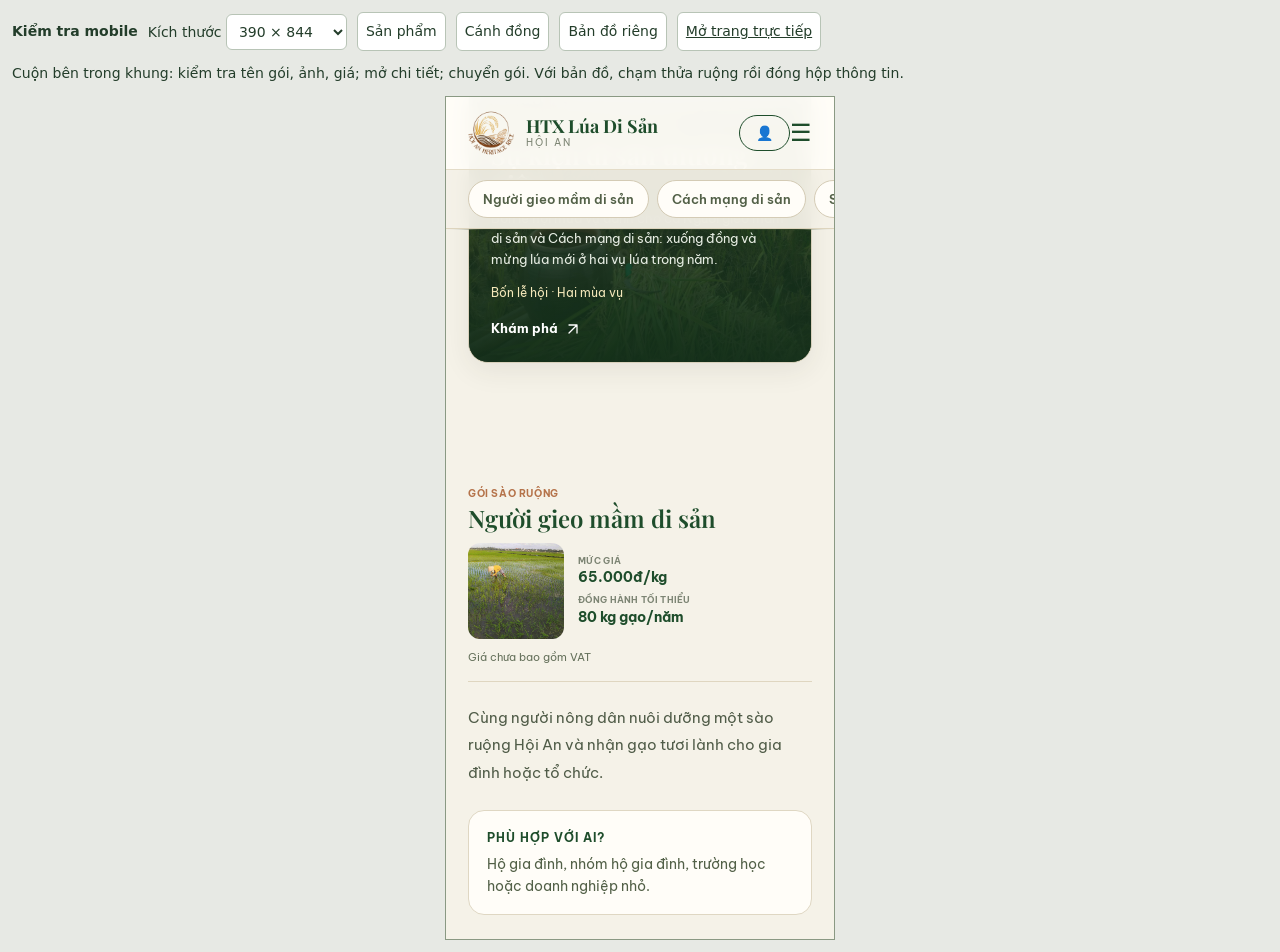
<file: tests/mobile-preview.html>
<!doctype html>
<html lang="vi">
<head>
<meta charset="utf-8"><meta name="viewport" content="width=device-width,initial-scale=1">
<meta name="robots" content="noindex,nofollow"><title>Kiểm tra giao diện mobile — HTX</title>
<style>
*{box-sizing:border-box}body{margin:0;background:#e7e9e4;color:#233d2a;font:14px/1.5 system-ui}header{padding:12px;display:flex;gap:10px;align-items:center;flex-wrap:wrap}select,button,a{font:inherit;padding:8px;border:1px solid #b8c4b6;border-radius:6px;background:white;color:inherit}main{padding:12px;overflow:auto}iframe{display:block;width:390px;height:844px;border:1px solid #8a9983;background:#f5f2e8;margin:auto}p{margin:0 12px}
</style>
</head>
<body>
<header><strong>Kiểm tra mobile</strong><label>Kích thước <select id="size"><option>320 × 568</option><option>360 × 800</option><option selected>390 × 844</option><option>430 × 932</option><option>768 × 1024</option><option>844 × 390</option><option>1280 × 800</option></select></label><button data-page="san-pham.html#gieo-mam">Sản phẩm</button><button data-page="canh-dong.html#ban-do-mua-vu">Cánh đồng</button><button data-page="ban-do.html">Bản đồ riêng</button><a id="open" href="../san-pham.html#gieo-mam" target="_blank" rel="noopener">Mở trang trực tiếp</a></header>
<p>Cuộn bên trong khung: kiểm tra tên gói, ảnh, giá; mở chi tiết; chuyển gói. Với bản đồ, chạm thửa ruộng rồi đóng hộp thông tin.</p>
<main><iframe id="preview" title="Trang kiểm tra mobile" src="../san-pham.html#gieo-mam"></iframe></main>
<script>
const frame=document.getElementById('preview'),size=document.getElementById('size');
size.addEventListener('change',()=>{const [w,h]=size.value.split(' × ').map(Number);frame.style.width=w+'px';frame.style.height=h+'px';});
document.querySelectorAll('[data-page]').forEach(button=>button.addEventListener('click',()=>{const url='../'+button.dataset.page;frame.src=url;document.getElementById('open').href=url;}));
</script>
</body>
</html>
</file>
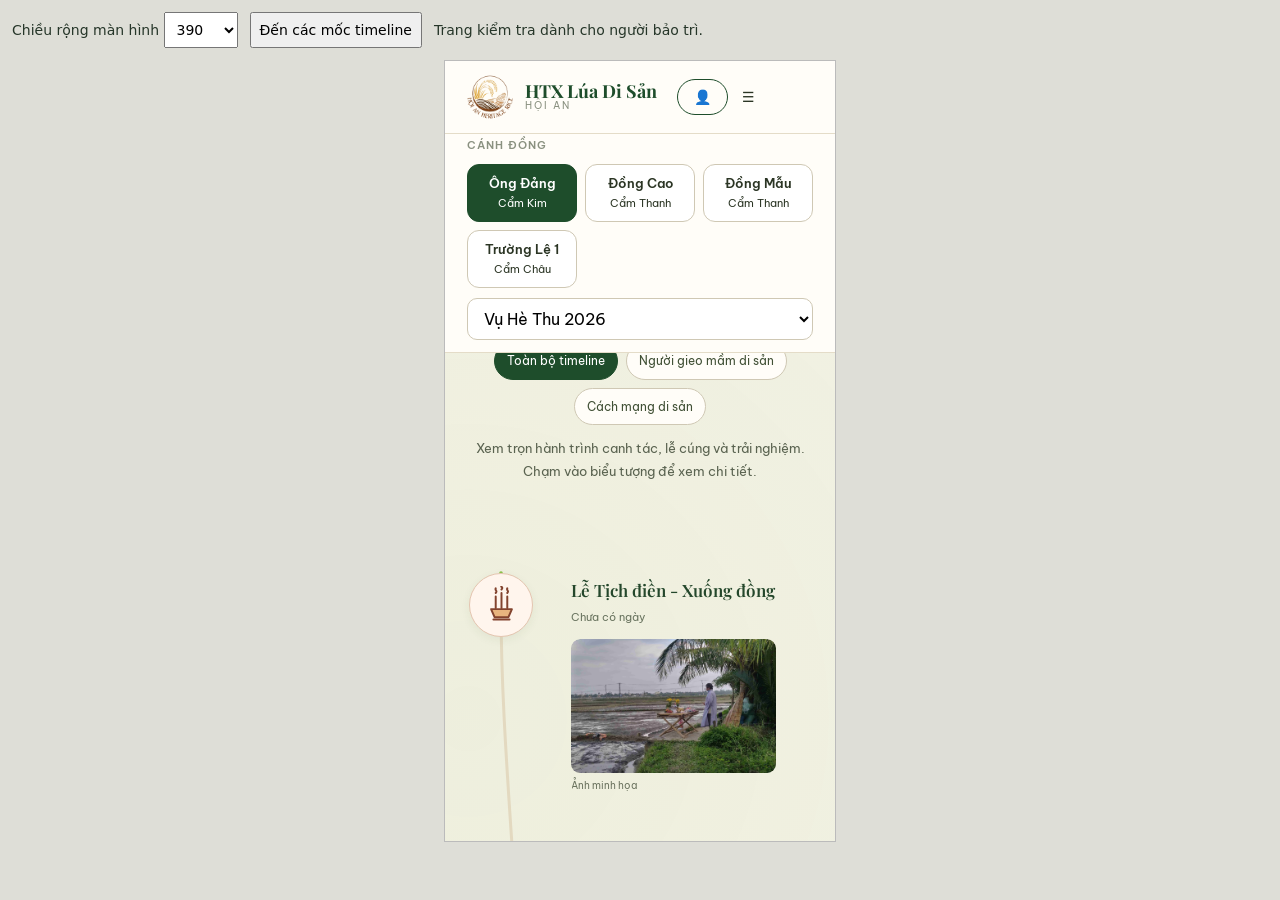
<file: tests/timeline-preview.html>
<!doctype html>
<html lang="vi">
<meta charset="utf-8">
<meta name="viewport" content="width=device-width,initial-scale=1">
<title>Kiểm tra hiển thị timeline</title>
<style>
body{margin:0;background:#deded7;color:#263629;font:14px system-ui}header{padding:12px;display:flex;gap:12px;align-items:center;flex-wrap:wrap}select,button{font:inherit;padding:8px}main{overflow:auto;padding:0 16px 16px}iframe{display:block;margin:auto;background:#f5f2e8;border:1px solid #bbb;width:390px;height:780px}
</style>
<header><label>Chiều rộng màn hình <select id="width"><option>320</option><option>360</option><option selected>390</option><option>430</option><option>768</option><option>1280</option></select></label><button id="timeline">Đến các mốc timeline</button><span>Trang kiểm tra dành cho người bảo trì.</span></header>
<main><iframe id="preview" title="Bản kiểm tra cánh đồng" src="../canh-dong.html#dongThoiGian"></iframe></main>
<script>
const frame=document.getElementById('preview');
document.getElementById('width').addEventListener('change',e=>frame.style.width=e.target.value+'px');
document.getElementById('timeline').addEventListener('click',()=>{
  const doc=frame.contentDocument,river=doc.getElementById('river');
  if(river)frame.contentWindow.scrollTo({top:river.getBoundingClientRect().top+frame.contentWindow.scrollY-250,behavior:'instant'});
});
</script>
</html>
</file>
<file: css/hieu-ung.css>
/**********************************************************************
 * css/hieu-ung.css — HIỆU ỨNG DÙNG CHUNG cho mọi trang
 * Nạp SAU css/chung.css (nếu có) và trước js/hieu-ung.js.
 * Nguyên tắc: chuyển động nhẹ, chậm, có độ trễ so le — không bay nhảy.
 **********************************************************************/

/* ====== 1. HIỆN DẦN KHI CUỘN TỚI ====== */
/* js/hieu-ung.js sẽ tự gắn class .hien vào khi phần tử lọt vào màn hình */
[data-hien]{
  opacity:0;
  transition:opacity .85s cubic-bezier(.22,.61,.36,1),
             transform .85s cubic-bezier(.22,.61,.36,1),
             filter .85s ease;
  will-change:opacity,transform;
}
[data-hien="len"]   {transform:translateY(26px)}
[data-hien="xuong"] {transform:translateY(-20px)}
[data-hien="trai"]  {transform:translateX(-30px)}
[data-hien="phai"]  {transform:translateX(30px)}
[data-hien="no"]    {transform:scale(.94)}
[data-hien="mo"]    {filter:blur(6px)}
[data-hien].hien{
  opacity:1;
  transform:none;
  filter:none;
}

/* ====== 2. ẢNH — KHUNG, NỞ NHẸ, DỰ PHÒNG KHI THIẾU ====== */
/* Khung ảnh: đặt div.khung-anh bọc <img class="anh-that">.
   Nếu ảnh chưa có / lỗi tải, js sẽ ẩn img và lộ ra nền gradient + chữ gợi ý. */
.khung-anh{
  position:relative;
  overflow:hidden;
  border-radius:16px;
  background:linear-gradient(135deg,#e3d9c4,#cdbf9d);
  border:1px solid #d8cdb0;
  display:flex;align-items:center;justify-content:center;
}
.khung-anh .goi-y{
  position:absolute;inset:0;
  display:flex;align-items:center;justify-content:center;
  text-align:center;padding:20px;
  color:#9a8a63;font-size:13px;line-height:1.5;
  z-index:1;pointer-events:none;
}
.khung-anh img.anh-that{
  position:relative;z-index:2;
  width:100%;height:100%;object-fit:cover;display:block;
  transition:transform 1.4s cubic-bezier(.22,.61,.36,1), opacity .6s ease;
}
.khung-anh img.anh-that.loi{display:none}          /* ảnh lỗi → ẩn, lộ gợi ý */
.khung-anh:hover img.anh-that{transform:scale(1.05)}

/* ảnh "thở" rất chậm khi vừa hiện ra (Ken Burns nhẹ) */
[data-hien].hien .khung-anh img.anh-that{animation:tho 14s ease-in-out infinite alternate}
@keyframes tho{from{transform:scale(1)}to{transform:scale(1.06)}}
.khung-anh:hover img.anh-that{animation-play-state:paused}

/* tỉ lệ khung dùng sẵn */
.ti-le-4-3{aspect-ratio:4/3}
.ti-le-5-4{aspect-ratio:5/4}
.ti-le-1-1{aspect-ratio:1/1}
.ti-le-16-9{aspect-ratio:16/9}

/* ====== 3. CHỮ TIÊU ĐỀ TRÔI LÊN THEO TỪNG DÒNG ====== */
.chu-troi{display:inline-block;overflow:hidden;vertical-align:bottom}
.chu-troi > span{
  display:inline-block;
  transform:translateY(105%);
  transition:transform 1s cubic-bezier(.22,.61,.36,1);
}
.chu-troi.hien > span{transform:translateY(0)}

/* ====== 4. SO LE — con hiện lần lượt, không cùng lúc ====== */
/* js gắn --tre (thời gian trễ) cho từng con */
[data-hien]{transition-delay:var(--tre,0s)}
.chu-troi > span{transition-delay:var(--tre,0s)}

/* ====== 5. GẠCH CHÂN MỀM CHO LIÊN KẾT & NÚT ====== */
.nut-muot{transition:transform .25s cubic-bezier(.34,1.4,.64,1), box-shadow .25s ease, background .25s ease}
.nut-muot:hover{transform:translateY(-2px)}
.nut-muot:active{transform:translateY(0)}

/* ====== 6. THẺ NÂNG NHẸ KHI RÊ CHUỘT ====== */
.the-muot{transition:transform .3s cubic-bezier(.22,.61,.36,1), box-shadow .3s ease}
.the-muot:hover{transform:translateY(-5px)}

/* ====== 7. SỐ ĐẾM DẦN (mục Tác động) ====== */
.so-dem{font-variant-numeric:tabular-nums}

/* ====== 8. CUỘN MƯỢT + TÔN TRỌNG NGƯỜI TẮT CHUYỂN ĐỘNG ====== */
@media (prefers-reduced-motion: reduce){
  [data-hien],[data-hien].hien,.chu-troi > span{
    transition:none !important;
    animation:none !important;
    opacity:1 !important;
    transform:none !important;
    filter:none !important;
  }
  .khung-anh img.anh-that{animation:none !important}
  html{scroll-behavior:auto}
}

/**********************************************************************
 * PHẦN BỔ SUNG: ẢNH NỀN LỚN + HIỆU ỨNG NỔI BẬT KHI RÊ CHUỘT
 **********************************************************************/

/* ====== 9. ẢNH NỀN LỚN CHO ĐẦU MỖI MỤC ======
   Cách dùng trong HTML — đặt thẻ img ngay đầu section:
     <section class="hero hero-anh">
       <img class="hero-bg" src="img/hero-trang-chu.jpg" alt="">
       ... nội dung ...
     </section>
   Dùng thẻ <img> thật (không dùng biến CSS) để đường dẫn luôn tính
   từ trang html — tránh lỗi trình duyệt tìm ảnh trong thư mục css/.
   Chưa có ảnh thì tự hiện nền xanh sọc, không vỡ trang. */
.hero-anh{position:relative;overflow:hidden;background:#1e4d2b}

/* lớp nền sọc dự phòng — nằm dưới cùng */
.hero-anh::before{
  content:"";position:absolute;inset:0;z-index:0;
  background:repeating-linear-gradient(115deg,#3c6b3a 0 3px,#437043 3px 26px);
}
/* ảnh nền thật */
.hero-anh .hero-bg{
  position:absolute;inset:0;z-index:1;
  width:100%;height:100%;object-fit:cover;
  animation:heroTho 26s ease-in-out infinite alternate;
}
.hero-anh .hero-bg.loi{display:none}   /* ảnh lỗi/chưa có → ẩn, lộ nền sọc */

/* Nhãn nhắc tên file khi ảnh nền chưa có — tự biến mất khi bỏ ảnh vào img/ */
.hero-anh .hero-goi-y{
  position:absolute;right:14px;bottom:12px;z-index:5;
  font-size:11px;letter-spacing:.3px;line-height:1;
  color:rgba(255,255,255,.6);background:rgba(0,0,0,.26);
  border:1px dashed rgba(255,255,255,.28);
  padding:6px 11px;border-radius:10px;pointer-events:none;
}
@keyframes heroTho{from{transform:scale(1.02)}to{transform:scale(1.09)}}

/* lớp phủ tối để chữ trắng đọc rõ — nhạt dần sang phải cho thấy ảnh.
   Đã giảm độ tối 01/08/2026 cho ảnh sáng hơn; bù lại bằng text-shadow
   đậm hơn ở dưới. Nếu sau này có ảnh sáng chói làm khó đọc chữ, tăng
   con số đầu (.70) lên, đừng tăng cả ba. */
.hero-anh::after{
  content:"";position:absolute;inset:0;z-index:2;
  background:linear-gradient(112deg,
     rgba(14,36,19,.70) 0%,
     rgba(18,46,25,.46) 46%,
     rgba(22,56,30,.18) 100%);
}
/* nội dung nổi trên cùng — CHỈ tác động .wrap, không đụng phần trang trí
   khác trong hero (ví dụ chữ 禾 vốn được đặt tuyệt đối ở góc) */
.hero-anh > .wrap{position:relative;z-index:4}

/* chữ có viền bóng nhẹ để đọc rõ trên ảnh sáng */
.hero-anh h1,.hero-anh p,.hero-anh .eyebrow,
.hero-anh .dan,.hero-anh .lai,.hero-anh .sn-so,.hero-anh .sn-nhan{
  text-shadow:0 1px 3px rgba(10,26,14,.55), 0 2px 18px rgba(10,26,14,.5);
}

/* ====== 10. THẺ NỔI BẬT KHI RÊ CHUỘT ====== */
.the-noi{
  cursor:pointer;
  transition:transform .38s cubic-bezier(.22,.61,.36,1),
             box-shadow .38s ease, border-color .38s ease;
}
.the-noi:hover{
  transform:translateY(-9px) scale(1.035);
  box-shadow:0 24px 46px rgba(60,48,18,.20);
  border-color:var(--xanh-la,#6f9e4b);
  z-index:5;
}
.the-noi:active{transform:translateY(-4px) scale(1.01)}
/* ảnh bên trong thẻ nở theo */
.the-noi:hover .khung-anh img.anh-that,
.the-noi:hover .hinh,
.the-noi:hover .goi-hinh{transform:scale(1.07)}
/* mũi tên gợi ý bấm được — js tự chèn */
.dau-bam{
  position:absolute;right:14px;bottom:14px;
  width:32px;height:32px;border-radius:50%;
  background:var(--xanh-dam,#1e4d2b);color:#fff;
  display:flex;align-items:center;justify-content:center;
  font-size:15px;opacity:0;transform:translateX(-6px);
  transition:opacity .3s ease,transform .3s ease;z-index:6;pointer-events:none;
}
.the-noi{position:relative}
.the-noi:hover .dau-bam{opacity:1;transform:translateX(0)}
/* thẻ cánh đồng nền tối thì mũi tên đảo màu */
.cd-card .dau-bam,.cd-o .dau-bam{background:rgba(255,255,255,.92);color:#1e4d2b}

/* ====== 11. NÚT NỔI BẬT (mua, thêm vào giỏ...) ====== */
.nut-noi{
  position:relative;overflow:hidden;isolation:isolate;
  transition:transform .3s cubic-bezier(.34,1.35,.64,1),
             box-shadow .3s ease, filter .3s ease;
}
.nut-noi:hover{
  transform:translateY(-3px) scale(1.04);
  box-shadow:0 12px 26px rgba(30,77,43,.32);
  filter:brightness(1.06);
}
.nut-noi:active{transform:translateY(-1px) scale(1.01)}
/* vệt sáng lướt qua khi rê chuột */
.nut-noi::before{
  content:"";position:absolute;top:0;left:-130%;width:60%;height:100%;
  background:linear-gradient(100deg,transparent,rgba(255,255,255,.42),transparent);
  transform:skewX(-18deg);z-index:-1;transition:left .65s cubic-bezier(.22,.61,.36,1);
}
.nut-noi:hover::before{left:130%}
/* nút vàng (CTA chính) đổ bóng ấm hơn */
.cta.nut-noi:hover{box-shadow:0 12px 28px rgba(201,162,39,.42)}

@media (prefers-reduced-motion: reduce){
  .hero-anh::before{animation:none !important}
  .the-noi:hover,.nut-noi:hover{transform:none !important}
  .nut-noi::before{display:none}
}

/* ====== 13. MENU DI ĐỘNG (nút ☰) ======
   Khung do js/chung.js dựng, chép sẵn các tab từ <nav class="menu">.
   Chỉ hiện dưới 680px — trên máy tính luôn ẩn. */
.menu-mobile{
  display:none; flex-direction:column;
  border-top:1px solid #e4dcc8; background:var(--trang,#fffdf7);
  box-shadow:0 12px 24px rgba(30,40,20,.10);
}
.menu-mobile.mo{display:flex}
.menu-mobile a{
  padding:14px 20px; font-size:15.5px; text-decoration:none;
  color:var(--xanh-dam,#1e4d2b); border-bottom:1px solid rgba(60,70,45,.07);
}
.menu-mobile a.active{color:var(--dat-som,#a9762f); font-weight:600}
.menu-mobile a:active{background:rgba(60,90,45,.06)}
.menu-mobile .mm-dangnhap{
  margin:12px 20px 16px; padding:11px 16px; font:inherit; font-size:15px;
  background:var(--xanh-dam,#1e4d2b); color:#fff;
  border:none; border-radius:999px; cursor:pointer;
}
@media(min-width:681px){ .menu-mobile{display:none !important} }

/* ====== 14. LOGO Ở CHÂN TRANG ====== */
footer .fb{display:flex; align-items:center; gap:10px}
.ft-logo{
  width:42px; height:42px; flex:0 0 auto; border-radius:50%;
  background:#fffdf7; padding:3px; object-fit:contain;
}
footer .fb .ft-logo{width:38px; height:38px}
</file>
<file: css/mobile-ui.css>
/* One outline icon, independent of each phone's emoji font. */
svg.nav-arrow{display:inline-block;width:16px;height:16px;max-height:none;flex:0 0 16px;vertical-align:-2px;color:inherit}

/* Map dialogs must fit the viewport, including when the keyboard is open. */
body.nhung .modal-phu,#mpDongHanh{padding:12px 12px max(12px,env(safe-area-inset-bottom));align-items:center}
body.nhung .modal-phu,#mpDongHanh{top:var(--dialog-top,0px);bottom:auto;height:var(--dialog-viewport,100dvh)}
body.nhung .modal,#mpDongHanh .modal{min-width:0;max-height:calc(100vh - 24px);max-height:calc(var(--dialog-viewport,100dvh) - 24px - env(safe-area-inset-bottom));overscroll-behavior:contain;border-radius:18px;overflow-x:hidden;overflow-y:auto;scrollbar-gutter:stable}
#mpDongHanh .modal{padding:0 18px 20px;overflow-wrap:anywhere}
.dh-dialog-head{position:sticky;top:0;z-index:2;display:flex;gap:12px;align-items:center;background:#fff;padding:12px 0;border-bottom:1px solid #ece7da;margin-bottom:12px}
.dh-dialog-head h2{flex:1;min-width:0;line-height:1.4}
.dh-close{flex:none;align-self:flex-start;min-width:44px;height:44px;border:1px solid #e3ddcc;border-radius:50%;background:#f8f6ef;color:#1e4d2b;font:28px/1 system-ui;cursor:pointer}
.dh-tongquan{grid-template-columns:108px minmax(0,1fr)}
.dh-tongquan>div{min-width:0}
.dh-so-hang{display:grid;grid-template-columns:minmax(0,1fr) auto;gap:8px;align-items:baseline}
.dh-so-hang b{white-space:nowrap}
.dh-trangthai{max-width:100%;line-height:1.5}
.dh-nguoi{display:grid;grid-template-columns:minmax(0,1fr) auto;align-items:start}
.dh-nguoi span{min-width:0;overflow-wrap:anywhere;line-height:1.5}
.dh-hanhdong{min-height:44px;line-height:1.5}
#mpDongHanh .dong{min-height:44px;margin-top:6px}
@media(max-width:480px){
  #mpDongHanh .dh-tongquan{grid-template-columns:1fr;padding:14px;gap:14px}
  #mpDongHanh .dh-vong{width:88px;height:88px}
  #mpDongHanh .dh-so-lieu{gap:10px}
  #mpDongHanh .dh-trangthai{display:flex;justify-content:center;text-align:center}
}
/* Expand the existing iframe; never reload/move it or lose the selected plot. */
.map-dialog-host.map-dialog-open{position:relative;z-index:1000;overflow:visible;transform:none!important;filter:none!important;will-change:auto!important;opacity:1!important}
.map-dialog-host.map-dialog-open #khungBanDo{position:fixed;inset:0;z-index:1000;width:100%;height:100vh;height:100dvh;max-height:none;min-height:0;border:0;border-radius:0;background:#fbf9f1}

/* Product summary: name first, then photo + price, bounded by its own package. */
.sp-jump{top:var(--sp-header-height,73px)}
.sp-sec,.event-sec{scroll-margin-top:calc(var(--sp-header-height,73px) + var(--sp-jump-height,61px) + 12px)}
@media(max-width:900px){
  .page-products .nav .menu{display:none}
  .page-products .nav .acts{margin-left:auto}
  .page-products .burger{display:block}
  .page-products .menu-mobile.mo{display:flex!important}
  .sp-grid{display:block}
  .sp-media{position:sticky;top:calc(var(--sp-header-height,73px) + var(--sp-jump-height,61px));z-index:30;max-width:none;display:grid;grid-template-columns:96px minmax(0,1fr);gap:10px 14px;padding:12px 0 14px;background:var(--nen);border-bottom:1px solid var(--line);margin-bottom:22px;isolation:isolate}
  .sp-sec.alt .sp-media{background:var(--nen-2)}
  .sp-heading{grid-column:1/-1;min-width:0}
  .sp-media .sp-heading{margin-bottom:0}
  .sp-heading h2{font-size:24px;line-height:1.2;margin:3px 0 0;overflow-wrap:anywhere}
  .sp-heading .sp-kicker{font-size:10px;letter-spacing:.6px;line-height:1.4}
  .sp-media .sp-photo{aspect-ratio:1;align-self:center;border-radius:12px;box-shadow:none;animation:none;will-change:auto}
  .sp-media .sp-price{margin:0;display:grid;grid-template-columns:minmax(0,1fr);gap:6px;align-content:center}
  .sp-media .sp-chip{border:0;border-radius:0;background:transparent;padding:0;min-width:0}
  .sp-media .sp-chip span{font-size:9px;letter-spacing:.3px;line-height:1.4}
  .sp-media .sp-chip strong{font-size:14px;margin-top:1px;line-height:1.4}
  .sp-media .sp-tax{grid-column:1/-1;margin-top:0}
  .sp-copy{position:relative;z-index:0;animation:none;will-change:auto}
  .sp-copy summary,.sp-copy button,.sp-copy a{scroll-margin-top:calc(var(--sp-header-height,73px) + var(--sp-jump-height,61px) + var(--sp-summary-height,200px) + 12px)}
  .sp-jump a[aria-current="location"]{background:var(--xanh-dam);border-color:var(--xanh-dam);color:#fff}
}
@media(max-width:380px){
  .page-products .nav{gap:10px;padding-inline:16px}
  .page-products .brand{gap:8px}
  .page-products .brand .logo{width:36px;height:36px}
  .page-products .brand .bname{font-size:16px}
  .page-products .dangnhap{padding:8px 12px}
  .sp-media{grid-template-columns:78px minmax(0,1fr);gap:9px 10px}
  .sp-heading h2{font-size:22px}
  .sp-media .sp-chip strong{font-size:13px}
}
@media(max-width:900px) and (max-height:500px){
  .page-products>header{position:relative}
  .sp-media{grid-template-columns:60px minmax(0,1fr);padding:8px 0;gap:6px 12px}
  .sp-heading h2{font-size:19px}.sp-heading .sp-kicker{display:none}
  .sp-media .sp-price{grid-template-columns:1fr 1fr;gap:10px}
}
</file>
<file: css/chung.css>
/**********************************************************************
 * css/chung.css — Màu, font, header/footer, modal, form... DÙNG CHUNG
 * Tách nguyên vẹn từ khối <style> trong index.html gốc — không đổi 1 dòng.
 **********************************************************************/
:root{
  --nen:#f5f2e8; --muc:#26321f; --xanh-dam:#1e4d2b; --xanh-la:#8bc34a;
  --xanh-vien:#33691e; --dat:#e3d9c4; --dat-vien:#8d6e63; --vang:#c9a227;
  --trang:#ffffff; --xam:#90a4ae; --do:#c0392b;
}
*{box-sizing:border-box;margin:0;padding:0}
body{font-family:'Be Vietnam Pro',system-ui,sans-serif;background:var(--nen);color:var(--muc);min-height:100vh}

header{background:var(--xanh-dam);color:#fff;padding:14px 16px;display:flex;align-items:center;gap:12px;flex-wrap:wrap}
header .logo{font-weight:700;font-size:17px;letter-spacing:.3px}
header .logo small{display:block;font-weight:400;font-size:11px;opacity:.75;letter-spacing:1.5px;text-transform:uppercase}
header .spacer{flex:1}
#userBox{font-size:13px;display:flex;align-items:center;gap:8px}
#userBox button{background:transparent;border:1px solid rgba(255,255,255,.45);color:#fff;border-radius:6px;padding:5px 12px;font-size:12.5px;cursor:pointer;font-family:inherit}

.chon{display:flex;gap:10px;padding:12px 16px;flex-wrap:wrap;align-items:center}
.chon label{font-size:12px;font-weight:600;color:var(--xanh-dam);text-transform:uppercase;letter-spacing:.5px}
.chon select{font-family:inherit;font-size:14px;padding:8px 10px;border:1.5px solid #cfc8b4;border-radius:8px;background:#fff;color:var(--muc)}

#trangthai{margin:0 16px 8px;font-size:12.5px;color:#6b7263;min-height:18px}
#trangthai.loi{color:var(--do)}

.khung-bando{position:relative;margin:0 10px 14px;background:#fbf9f1;border:1.5px solid #ddd3ba;border-radius:12px;overflow:auto;max-height:78vh}
#svgwrap{transform-origin:0 0}
svg{display:block;width:100%;height:auto;max-height:72vh}
/* Chỉ đổi màu viền thửa dưới chuột để lớp chữ SVG đứng yên. */
.thua{cursor:pointer}
@media (hover:hover){
  #svgBanDo .thua:hover{stroke:#657856}
}
.thua.chon-active{stroke:var(--vang) !important}
.thua.dachon-nhieu{fill:#ffd54f !important;stroke:#f57f17 !important}
#thanhChonNhieu{position:absolute;left:10px;right:10px;bottom:10px;z-index:6;background:rgba(30,77,43,.96);color:#fff;border-radius:11px;padding:10px 12px;display:flex;align-items:center;gap:10px;flex-wrap:wrap;box-shadow:0 2px 10px rgba(0,0,0,.25)}
#thanhChonNhieu #cnSoLuong{font-size:13px;font-weight:600;flex:1;min-width:120px}
#thanhChonNhieu button{border:none;border-radius:8px;padding:9px 13px;font-family:inherit;font-size:13px;font-weight:600;cursor:pointer;background:#8bc34a;color:#1b2a14}
#thanhChonNhieu button.cn-huy{background:transparent;border:1.5px solid rgba(255,255,255,.5);color:#fff}
#btnChonNhieu.dang-bat{background:#8bc34a;border-color:#33691e}
/* Khách vãng lai: toàn cánh đồng một màu xanh nhạt như nhau, không
   phân biệt trạng thái canh tác. Con trỏ vẫn là bàn tay vì chạm vào
   sẽ mời đăng nhập. */
.thua.khach{fill:#cfe3b6;stroke:#8fae74}
.thua.huu-co{fill:#9ccc65;stroke:var(--xanh-vien)}
/* Lô đầu vụ có làm hữu cơ nhưng giữa chừng không tuân thủ quy trình.
   Màu cam đất — nằm giữa xanh (đạt) và be (không hữu cơ), người xem hiểu
   ngay là "có làm nhưng có vấn đề". Kẻ sọc chéo để phân biệt kể cả khi
   in đen trắng hoặc với người khó phân biệt màu. */
.thua.vi-pham{fill:#e8a33d;stroke:#a56a12}
.thua.khong-huu-co{fill:#e6dcc6;stroke:#a1887f}
.thua.chua-ro{fill:#eceff1;stroke:#b0bec5;stroke-dasharray:22 14}
.kenh{fill:#cfe9f5;stroke:#8fc3da;stroke-width:6;pointer-events:none}
.duong{fill:#efede7;stroke:#c2beb2;pointer-events:none}
.ten-nd{font-weight:600;fill:#1b2a14;pointer-events:none}
.dt-nd{fill:#3c4a33;pointer-events:none}
.vung{fill:#a8b0a0;font-weight:600;letter-spacing:6px;pointer-events:none;opacity:.8}

.zoombtns{position:absolute;right:10px;top:10px;display:flex;flex-direction:column;gap:6px;z-index:5}
.zoombtns button{width:38px;height:38px;border-radius:9px;border:1.5px solid #cfc8b4;background:#fff;font-size:19px;cursor:pointer;color:var(--xanh-dam);font-weight:700}

.chuthich{display:flex;gap:16px;padding:0 16px 18px;font-size:12.5px;flex-wrap:wrap}
.chuthich span{display:inline-flex;align-items:center;gap:6px}
.chuthich i{width:16px;height:16px;border-radius:4px;display:inline-block;border:1.5px solid}
.i-hc{background:#9ccc65;border-color:var(--xanh-vien)}
.i-vp{background:#e8a33d;border-color:#a56a12}
.i-khc{background:#e6dcc6;border-color:#a1887f}
.i-cr{background:#eceff1;border-color:#b0bec5}

/* ---------- thanh tiến độ mùa vụ + thông số ---------- */
.vu-panel{margin:0 16px 14px;background:#fff;border:1.5px solid #ddd3ba;border-radius:12px;padding:14px 16px 8px}
.vu-panel h3{font-size:14px;color:var(--xanh-dam);margin-bottom:2px}
.vu-giaidoan{font-size:12.5px;color:#5d6b52;margin-bottom:12px}
.vu-giaidoan b{color:var(--xanh-dam)}
.tienDoKhung{position:relative;height:10px;background:#e8e2d0;border-radius:6px;margin:6px 52px 76px}
.tienDoFill{position:absolute;left:0;top:0;bottom:0;background:linear-gradient(90deg,#8bc34a,#33691e);border-radius:6px;transition:width .6s}
.moc{position:absolute;top:50%;width:14px;height:14px;border-radius:50%;background:#fff;border:3px solid #b0bec5;transform:translate(-50%,-50%);z-index:2}
.moc.qua{border-color:#33691e;background:#8bc34a}
/* Nhãn mốc xếp thành NHIỀU HÀNG. Hàng thứ mấy do js/ban-do.js tính bằng
   cách ĐO chiều rộng thật của từng nhãn rồi xếp sao cho không chồng nhau
   (xem xepHangMocNhan_). Biến --h là số hàng bị đẩy xuống, 0 là hàng đầu.
   Cách so le cứng chẵn/lẻ trước đây không đủ: hai mốc cách nhau vài ngày
   vẫn đè nhau dù khác hàng, vì nhãn rộng hơn khoảng cách giữa chúng. */
.moc-nhan{position:absolute;top:calc(16px + var(--h,0) * 30px);transform:translateX(-50%);
  font-size:10.5px;color:#78826b;white-space:nowrap;text-align:center;line-height:1.25}
.moc-nhan.qua{color:#33691e;font-weight:600}
.moc-nhan small{display:block;font-size:9.5px;opacity:.75}
/* Gạch dọc nối nhãn hàng dưới ngược lên chấm mốc của nó */
.moc-nhan.co-noi::before{content:"";position:absolute;left:50%;transform:translateX(-50%);
  width:1px;background:#cfd6c2;
  top:calc(-11px - var(--h,0) * 30px);height:calc(11px + var(--h,0) * 30px)}
.moc-nhan.co-noi.qua::before{background:#a3bd8c}
@media(max-width:560px){
  .tienDoKhung{margin-left:34px;margin-right:34px}
  .moc-nhan{font-size:9.5px}
  .moc-nhan small{font-size:8.5px}
}

/* ---------- modal ---------- */
.modal-phu{position:fixed;inset:0;background:rgba(20,28,15,.55);display:none;align-items:flex-end;justify-content:center;z-index:50}
.modal-phu.mo{display:flex}
.modal{background:#fff;width:100%;max-width:560px;border-radius:18px 18px 0 0;max-height:88vh;overflow-y:auto;padding:20px 20px 28px}
@media(min-width:640px){.modal-phu{align-items:center}.modal{border-radius:18px}}
.modal h2{font-size:18px;color:var(--xanh-dam)}
.modal .ma-sp{font-size:12.5px;color:#6b7263;margin:2px 0 4px;font-family:ui-monospace,monospace}
.badge{display:inline-block;font-size:11.5px;font-weight:600;padding:3px 10px;border-radius:20px;margin-bottom:14px}
.badge.hc{background:#e6f2d8;color:#33691e}
/* Nhãn lô vi phạm — chữ dài nên cho xuống dòng được, khác 3 nhãn kia. */
.badge.vp{background:#fbecd4;color:#8a5a12;white-space:normal;line-height:1.4;text-align:left}
.vp-ghi{font-size:11.5px;color:#8a6a3a;margin:-8px 0 14px;line-height:1.45}
.badge.khc{background:#efe7d8;color:#795548}
.badge.cr{background:#eceff1;color:#607d8b}
.hai-nut{display:grid;grid-template-columns:1fr 1fr;gap:10px;margin-top:6px}
.hai-nut button{padding:14px 10px;border-radius:11px;border:none;font-family:inherit;font-size:14.5px;font-weight:600;cursor:pointer}
.nut-xem{background:#eef2e6;color:var(--xanh-dam)}
.nut-nhap{background:var(--xanh-dam);color:#fff}
.dong{display:block;margin:16px auto 0;background:none;border:none;color:#8a9180;font-size:13px;cursor:pointer;font-family:inherit}

.form-o{margin-bottom:13px}
.form-o label{display:block;font-size:12.5px;font-weight:600;margin-bottom:5px;color:#41503a}
.form-o input,.form-o textarea,.form-o select{width:100%;font-family:inherit;font-size:14px;padding:10px;border:1.5px solid #cfc8b4;border-radius:9px;background:#fdfcf8}
.form-o textarea{min-height:90px;resize:vertical}
.nut-gui{width:100%;padding:14px;border:none;border-radius:11px;background:var(--xanh-dam);color:#fff;font-family:inherit;font-size:15px;font-weight:600;cursor:pointer;margin-top:4px}
.nut-gui:disabled{opacity:.55}
.bao-loi{color:var(--do);font-size:13px;margin-top:8px;min-height:16px}
.anh-xem{display:flex;gap:8px;flex-wrap:wrap;margin-top:8px}
.anh-xem img{width:64px;height:64px;object-fit:cover;border-radius:8px;border:1.5px solid #ddd}
.anh-xem .anh-o{position:relative;display:inline-block}
.anh-xem img{width:80px;height:80px}
/* Nút bỏ ảnh — to hơn bản cũ (22px) vì xã viên bấm ngoài đồng, tay có thể
   ướt hoặc dính bùn. 30px là mức tối thiểu bấm trúng bằng ngón cái. */
.anh-x{position:absolute;top:-8px;right:-8px;width:30px;height:30px;border-radius:50%;
  border:2px solid #fff;background:#c0392b;color:#fff;font-size:17px;font-weight:700;
  line-height:1;cursor:pointer;padding:0;box-shadow:0 2px 6px rgba(0,0,0,.4);
  display:flex;align-items:center;justify-content:center}
.anh-x:active{background:#96301f;transform:scale(.92)}

/* ===== NÚT NÓI (nhập bằng giọng) ===== */
.o-noi{position:relative}
.o-noi textarea,.o-noi input{padding-right:46px}
.nut-noi-giong{position:absolute;right:6px;top:6px;width:34px;height:34px;border-radius:50%;
  border:1.5px solid #cfc8b4;background:#fff;font-size:16px;line-height:1;cursor:pointer;
  padding:0;display:flex;align-items:center;justify-content:center}
.nut-noi-giong:active{background:#eef2e6}
.nut-noi-giong.dang-nghe{background:#c0392b;border-color:#c0392b;color:#fff;
  animation:nhipNghe 1.1s ease-in-out infinite}
@keyframes nhipNghe{0%,100%{box-shadow:0 0 0 0 rgba(192,57,43,.45)}
                    50%{box-shadow:0 0 0 7px rgba(192,57,43,0)}}
@media(prefers-reduced-motion:reduce){.nut-noi-giong.dang-nghe{animation:none}}
.vid-chip{display:inline-flex;align-items:center;gap:8px;background:#eef2e6;border:1.5px solid #cfc8b4;border-radius:9px;padding:7px 11px;font-size:12.5px;margin:8px 8px 0 0;max-width:100%}
.vid-chip span{overflow:hidden;text-overflow:ellipsis;white-space:nowrap}
.vid-chip button{border:none;background:#c0392b;color:#fff;border-radius:50%;width:20px;height:20px;font-size:12px;font-weight:700;cursor:pointer;line-height:1;flex:none;padding:0}

.nkmuc{border-bottom:1px solid #ece5d2;padding:12px 2px}
.nkmuc .nk-ngay{font-size:11.5px;color:#8a9180;font-family:ui-monospace,monospace}
.nkmuc .nk-tieude{font-weight:600;font-size:14.5px;margin:2px 0}
.nkmuc .nk-tt{display:inline-block;font-size:11px;padding:2px 9px;border-radius:12px;background:#e6f2d8;color:#33691e}
/* Chip lượng phân: nền vàng đất để tách khỏi nhãn cấu trúc màu xanh —
   đây là con số đo được của riêng thửa, không phải nhãn phân loại. */
.nkmuc .nk-tt.nk-phan{background:#fbe9c4;color:#7a4f00;font-weight:600}
.nkmuc a{font-size:12px;color:var(--xanh-dam)}
.nkmuc .nk-mota{font-size:13px;color:#41503a;margin:6px 0;padding:8px 10px;background:#f7f4ea;border-radius:8px;line-height:1.5;white-space:pre-wrap}
.nkmuc .nk-xemthem{display:inline-block;margin:2px 8px 2px 0;background:none;border:none;color:var(--xanh-dam);font-size:12.5px;font-weight:600;cursor:pointer;font-family:inherit;padding:0}
.nkmuc .nk-dinhkem-box{margin:8px 0 4px;padding:8px 12px;background:#fff3d6;border:1.5px solid #e0b84a;border-radius:9px}
.nkmuc .nk-dinhkem-tit{font-size:12.5px;font-weight:600;color:#8a5a00;margin-bottom:6px}
.nkmuc .nk-dinhkem-ds{display:flex;gap:7px;flex-wrap:wrap}
.nkmuc a.nk-media{display:inline-block;padding:5px 11px;background:#fff;border:1.5px solid #e0b84a;border-radius:7px;color:#8a5a00;font-size:12px;font-weight:600;text-decoration:none}
.nkmuc a.nk-media:hover{background:#ffe9b0}
.nk-khoa{background:#f0ede4;border:1.5px dashed #c9c2b0;border-radius:9px;padding:10px 12px;font-size:12.5px;color:#6d675c;margin-bottom:10px;line-height:1.5}
.nk-khoa button{border:none;background:var(--xanh-dam);color:#fff;border-radius:7px;padding:5px 12px;font-family:inherit;font-size:12px;font-weight:600;cursor:pointer;margin-left:4px}
.trong{color:#8a9180;font-size:13.5px;text-align:center;padding:22px 0}
</file>
<file: css/canh-dong.css>
/* Tab Cánh đồng — ảnh bìa, thư viện và timeline có dải đường riêng. */
.field-place::before{content:" · "}
.cd-link-arrow{width:16px;height:16px;flex:none;vertical-align:middle}
.map-head .mo-bando{display:inline-flex;align-items:center;justify-content:center;gap:7px}
@media(max-width:720px){
  .chon-bar .wrap{display:grid;grid-template-columns:minmax(0,1fr);gap:10px;padding-top:12px;padding-bottom:12px}
  .chon-nhom{display:grid;grid-template-columns:repeat(3,minmax(0,1fr));gap:8px}
  .chon-nhom .cn-lbl{grid-column:1/-1;margin:0 0 2px}
  .field-tab{min-width:0;min-height:58px;padding:9px 4px;border-radius:12px;line-height:1.35}
  .field-name{display:block;font-size:clamp(12px,3.4vw,14px);white-space:nowrap}
  .field-place{display:block;margin-top:3px;font-size:11px;font-weight:400;white-space:nowrap}
  .field-place::before{content:none}
  .chon-bar .vu-sel{margin-left:0;width:100%;min-width:0;min-height:42px;font-size:16px}
}
.cd-muc{display:flex;gap:28px;padding-top:22px;padding-bottom:22px;border-bottom:1px solid #ddd3ba;flex-wrap:wrap}
.cd-muc a{font-size:13px;color:#526347;font-weight:600}
.cd-muc a:hover{color:#1e4d2b;text-decoration:underline;text-underline-offset:6px}
#gioi-thieu,#ban-do-mua-vu,#dongThoiGian{scroll-margin-top:165px}
.cd-gioi-thieu{padding:44px 0 42px}
.cd-gioi-dau{display:grid;grid-template-columns:1fr 1fr;gap:40px;align-items:end;margin-bottom:26px}
.cd-gioi-dau h2,.cd-phan-dau h2{font-size:clamp(27px,3.5vw,40px);margin:10px 0}
.cd-gioi-dau p{color:#59634f;line-height:1.8;font-size:15px}
.cd-bia{position:relative;overflow:hidden;border-radius:18px;background:#315538;min-height:300px;aspect-ratio:2.9}
.cd-bia>img{position:absolute;inset:0;width:100%;height:100%;object-fit:cover}
.cd-bia::after{content:"";position:absolute;inset:0;background:linear-gradient(0deg,rgba(12,30,19,.92),rgba(12,30,19,.1) 75%);pointer-events:none}
.cd-bia-noi{position:absolute;z-index:1;left:32px;right:32px;bottom:24px;color:#fffdf8}
.cd-bia-noi>p{font-size:11px;letter-spacing:1.8px;text-transform:uppercase;margin-bottom:12px;color:#f4e8cc}
.cd-so-chot{display:flex;gap:0;margin-bottom:14px}
.cd-so-chot>div{padding:0 32px;border-left:1px solid #ffffff45}
.cd-so-chot>div:first-child{padding-left:0;border-left:0}
.cd-so-chot strong{display:block;color:#fff;font:600 clamp(25px,3.3vw,42px)/1.2 'Playfair Display',serif;font-variant-numeric:tabular-nums}
.cd-so-chot span{display:block;margin-top:6px;font-size:12px}
.cd-bia-noi small{font-size:10px;color:#e0e9d8}
.cd-anh{display:grid;grid-template-columns:repeat(4,minmax(0,1fr));gap:12px;margin-top:18px}
.cd-anh[hidden]{display:none}
.cd-anh button{border:0;border-radius:10px;cursor:zoom-in;background:#e4e8d8;padding:0;overflow:hidden;aspect-ratio:4/3}
.cd-anh img{width:100%;height:100%;object-fit:cover;transition:transform .25s}
.cd-anh button:hover img{transform:scale(1.035)}
.cd-anh-chan{display:flex;justify-content:space-between;align-items:center;gap:16px;margin-top:20px;font-size:12px;color:#67715b}
.cd-anh-chan button{display:inline-flex;align-items:center;justify-content:center;gap:7px;flex-shrink:0;border:1px solid #b5bea7;border-radius:24px;padding:8px 16px;background:transparent;color:#1e4d2b;font:inherit;cursor:pointer;font-weight:600}
.cd-anh-chan button[hidden]{display:none}
.cd-mo-ta{display:grid;grid-template-columns:repeat(auto-fit,minmax(240px,1fr));gap:28px;margin-top:32px}
.cd-mo-ta h3{font-size:21px;margin-bottom:12px}
.cd-mo-ta p,.cd-mo-ta li{font-size:14px;line-height:1.85;color:#526047}
.cd-mo-ta p+p{margin-top:8px}.cd-mo-ta ul{padding-left:19px}
.cd-phan-dau{margin-bottom:22px}.cd-phan-dau p{font-size:13px;color:#66725a}
.cd-goi{display:flex;justify-content:center;gap:8px;flex-wrap:wrap;position:relative;margin:24px 0 12px}
.cd-goi button{padding:10px 17px;border:1px solid #cfc8b4;border-radius:24px;background:#fffdf8;color:#405035;font:inherit;font-size:13px;cursor:pointer}
.cd-goi button[aria-pressed="true"]{background:#1e4d2b;border-color:#1e4d2b;color:white}
.cd-goi-mo{max-width:650px;margin:auto;text-align:center;min-height:66px;font-size:13px;line-height:1.8;color:#5a6350;position:relative}
.cd-goi-mo a{text-decoration:underline;text-underline-offset:4px;color:#1e4d2b;display:inline-flex;align-items:center;gap:6px;margin-left:8px}
.cd-goi-su-kien{display:grid;grid-template-columns:repeat(2,minmax(0,1fr));gap:12px;max-width:680px;margin:16px auto 26px;position:relative}
.cd-goi-su-kien[hidden]{display:none}
.cd-goi-su-kien-nut{display:flex;align-items:center;gap:12px;width:100%;min-width:0;min-height:76px;padding:12px 16px;border:1px solid #dfc7a0;border-radius:14px;background:#fffaf0;color:#653c21;text-align:left;font:600 14px/1.5 'Be Vietnam Pro',sans-serif;cursor:pointer}
.cd-goi-su-kien-nut:hover{background:#fff1d5;border-color:#b9853f}
.cd-goi-su-kien-nut:focus-visible{outline:3px solid #315b32;outline-offset:3px}
.cd-goi-su-kien-logo{display:grid;place-items:center;width:44px;height:44px;flex:0 0 44px;border-radius:50%;background:#e9f0df;color:#315b32;--icon-accent:#c5d994}
.cd-goi-su-kien-logo.le{background:#fae9dc;color:#82432e;--icon-accent:#e8b47e}
.cd-goi-su-kien-logo.trai{background:#fff0c9;color:#796021;--icon-accent:#e6c775}
.cd-goi-su-kien-logo svg{display:block;width:30px;height:30px}
.cd-goi-su-kien-ten{min-width:0;overflow-wrap:anywhere}
@media(max-width:540px){.cd-goi-su-kien{grid-template-columns:minmax(0,1fr);gap:8px}.cd-goi-su-kien-nut{min-height:68px;padding:10px 12px;font-size:13px}}
#river{max-width:960px;margin:30px auto 0}
#river .river-node{position:absolute;width:64px;height:64px;border:0;background:none;padding:0;font:inherit;transform:translate(-50%,-50%);z-index:3;cursor:pointer}
#river .river-node:focus-visible{outline:2px solid #1e4d2b;outline-offset:7px;border-radius:50%}
#river .river-dot{width:64px;height:64px;border:1.5px solid #d4ddca;box-shadow:0 3px 10px #314b2410;transition:box-shadow .18s,background .18s}
#river .river-dot,#mpCT .ct-ic{background:#f8faf2;color:#315b32;--icon-accent:#c5d994}
#river .river-dot svg{width:37px;height:37px}
#river .river-dot.le,#mpCT .ct-ic.le{background:#fff5ed;color:#82432e;border-color:#e4c5b0;--icon-accent:#e8b47e}
#river .river-dot.trai,#mpCT .ct-ic.trai{background:#fff8e6;color:#796021;border-color:#dfcea0;--icon-accent:#e6c775}
#river .river-node:hover .river-dot{transform:none;box-shadow:0 0 0 5px #dae6ce}
#river .river-label{position:absolute;transform:none;pointer-events:auto}
#river .river-label .t{display:block;font:600 19px/1.4 'Playfair Display',serif;color:#24472b}
#river .river-label .d{display:block;font:400 12px/1.6 'Be Vietnam Pro',sans-serif;color:#68735e;margin-top:6px}
#river .river-node.ngoai-goi .river-dot{opacity:1;background:#f8f6ef;box-shadow:none}
#river .river-node.trong-goi .river-dot,#mpCT .ct-ic.trong-goi{border:2px solid #ad510b;background:#f5bc42;color:#4b2b09;--icon-accent:#fff4c7;box-shadow:0 0 0 6px #f4dba2,0 5px 15px #98581825}
#river .river-node.trong-goi .river-label .t{color:#91400b;font-weight:700}
#river .cd-trong-goi{display:inline-block;background:#a7490c;color:#fff;font:600 10px/1.6 'Be Vietnam Pro',sans-serif;padding:3px 10px;border-radius:12px;margin-top:7px}
#river .cd-tl-photo{display:block;width:100%;max-width:205px;margin-top:13px;border-radius:9px;overflow:hidden}
#river .river-label[style*="right"] .cd-tl-photo{margin-left:auto}
#river .cd-tl-photo img{display:block;width:100%;height:auto;aspect-ratio:400/260;object-fit:cover;border-radius:9px}
#river .cd-tl-photo>span{display:block;font-size:10px;line-height:1.5;color:#6b735f;margin-top:5px}
.cd-today{position:absolute;inset:0;z-index:4;pointer-events:none}
.cd-today-label{position:absolute;display:block;width:80px;height:28px;text-align:center;border-radius:8px;background:#28552e;color:#fff;font:600 11px/28px 'Be Vietnam Pro',sans-serif;white-space:nowrap;box-shadow:0 0 0 4px #f5f2e8}
.cd-today-label::before{content:"";position:absolute;width:0;height:0;border:6px solid transparent}
.cd-today-label.duoi::before{top:-11px;left:34px;border-bottom-color:#28552e}
.cd-today-label.tren::before{bottom:-11px;left:34px;border-top-color:#28552e}
.cd-today-label.phai::before{left:-11px;top:8px;border-right-color:#28552e}
.cd-today-label.trai::before{right:-11px;top:8px;border-left-color:#28552e}
.cd-today-dot{position:absolute;transform:translate(-50%,-50%);width:12px;height:12px;border:2px solid #fffdf8;border-radius:50%;background:#28552e;box-shadow:0 0 0 3px #c4d4b7}
#mpCT .modal{position:relative;max-width:560px;max-height:92dvh;overflow-y:auto;overscroll-behavior:contain}
#mpCT .modal.co-anh{max-width:960px}
#mpCT .ct-head{padding-right:44px}
#mpCT .ct-ten{overflow-wrap:anywhere}
#mpCT .ct-mo{line-height:1.8}
#mpCT .cd-dong-moc{position:sticky;top:0;float:right;z-index:2;width:38px;height:38px;margin:0 0 -38px;border:0;border-radius:50%;background:#edf0e4;color:#1e4d2b;font:28px/1 sans-serif;cursor:pointer}
#mpCT .cd-dong-moc:focus-visible{outline:2px solid #28552e;outline-offset:3px}
#mpCT .cd-moc-anh{margin:16px 0 20px}
#mpCT .cd-moc-anh img{display:block;width:100%;height:auto;max-height:min(62dvh,640px);object-fit:contain;border-radius:10px;background:#eff0e8}
#mpCT .cd-moc-anh figcaption{font-size:11px;color:#6b735f;margin-top:6px}
.cd-lightbox{position:fixed;inset:0;margin:auto;width:min(1080px,94vw);max-height:94dvh;border:0;border-radius:16px;padding:20px;background:#fffdf8;color:#2b3524}
.cd-lightbox::backdrop{background:rgba(16,29,19,.85)}
.cd-lightbox-head,.cd-lightbox-foot{display:flex;align-items:center;justify-content:space-between;gap:16px}
.cd-lightbox-head h2{font-size:22px}.cd-lightbox button{font:inherit;cursor:pointer}
.cd-lightbox-head button,.cd-lightbox-foot button{background:#edf0e4;color:#1e4d2b;border:0;border-radius:50%;width:40px;height:40px;flex:none}
.cd-lightbox button:disabled{opacity:.35;cursor:default}
.cd-lightbox-body{height:60dvh;display:flex;justify-content:center;align-items:center;margin:16px 0;background:#eff0e8;border-radius:8px}
.cd-lightbox-body img{width:100%;height:100%;object-fit:contain}.cd-lightbox-body img[hidden]{display:none}
.cd-lightbox-body p{padding:20px}.cd-lightbox-foot p{font-size:13px;text-align:center}
.cd-anh-luoi{display:flex;gap:8px;overflow-x:auto;margin-top:16px;padding:3px}
.cd-anh-luoi button{padding:0;border:2px solid transparent;border-radius:6px;overflow:hidden;background:#e4e8d8;flex:none}
.cd-anh-luoi button[aria-current="true"]{border-color:#1e4d2b;outline:1px solid #1e4d2b}
.cd-anh-luoi img{width:72px;height:52px;object-fit:cover}
@media(max-width:700px){
 .cd-muc{gap:12px 20px}.cd-muc a{font-size:11px}
 .cd-gioi-dau{grid-template-columns:1fr;gap:10px}.cd-gioi-thieu{padding-top:28px}
 .cd-bia{min-height:280px;aspect-ratio:auto}.cd-bia-noi{left:18px;right:18px;bottom:20px}
 .cd-so-chot{display:grid;grid-template-columns:.85fr .85fr 1.5fr}
 .cd-so-chot>div{padding:0 10px}.cd-so-chot strong{font-size:clamp(21px,5.6vw,30px)}
 .cd-so-chot span{font-size:10px}.cd-bia-noi small{font-size:9px}
 .cd-anh{grid-template-columns:repeat(3,minmax(0,1fr));gap:8px}
 .cd-anh button:nth-child(n+4){display:none}
 .cd-mo-ta{grid-template-columns:1fr;gap:22px}
 .cd-goi button{font-size:12px;padding:8px 12px}
 .cd-lightbox{padding:14px}.cd-lightbox-head h2{font-size:18px}
 #river .river-label .t{font-size:17px}
 #river .river-label .d{font-size:11px}
 #gioi-thieu,#ban-do-mua-vu,#dongThoiGian{scroll-margin-top:240px}
}
@media(prefers-reduced-motion:reduce){.cd-anh img,#river .river-dot{transition:none}}
</file>
<file: css/canh-dong-sinh-thai.css>
.cd-ecosystem{position:absolute;inset:0;pointer-events:none;z-index:2;contain:layout style}
.eco-scene{position:absolute;overflow:hidden;contain:layout paint;opacity:0;transition:opacity .7s ease;border-radius:22px;isolation:isolate}
.eco-scene.eco-ready.eco-entered{opacity:1;transform:translateY(0)}
.eco-scene canvas{width:100%;height:100%;display:block}
@media(prefers-reduced-motion:reduce){.eco-scene{transition:none;transform:none}}
</file>
